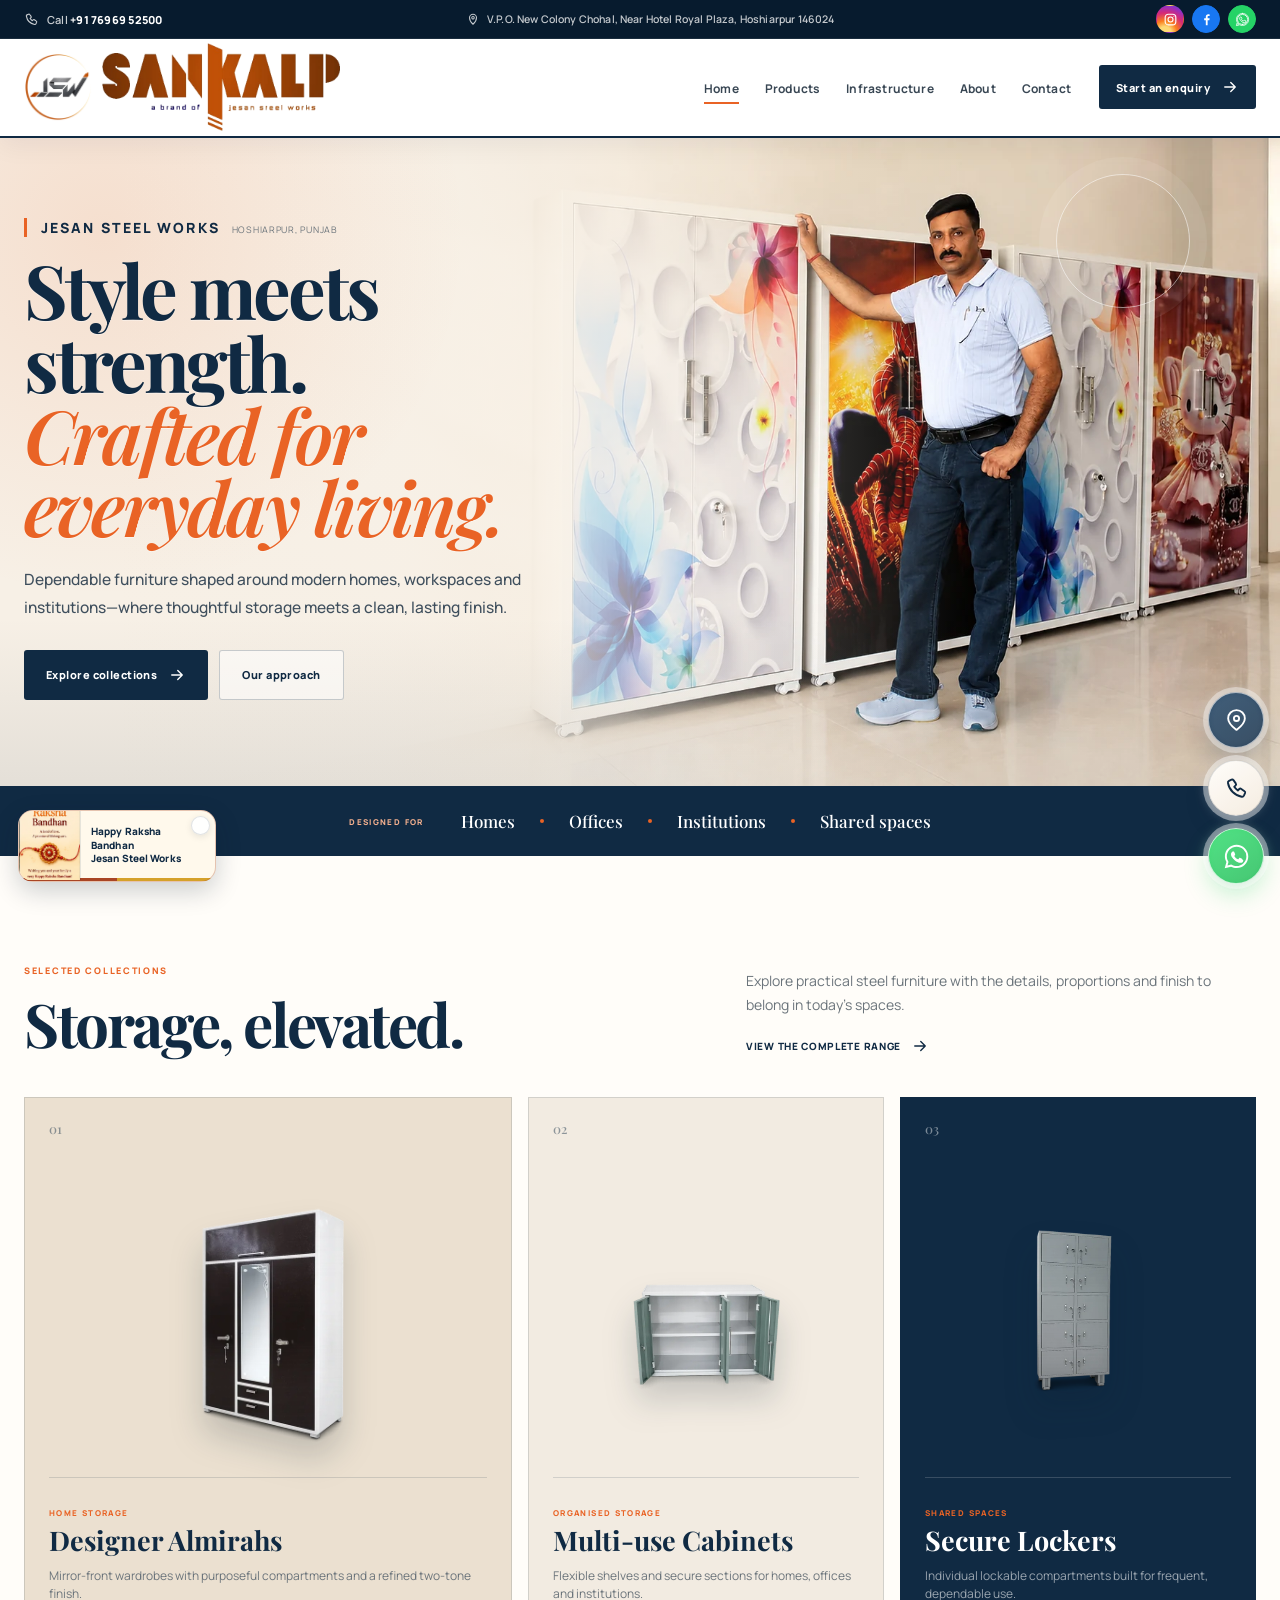
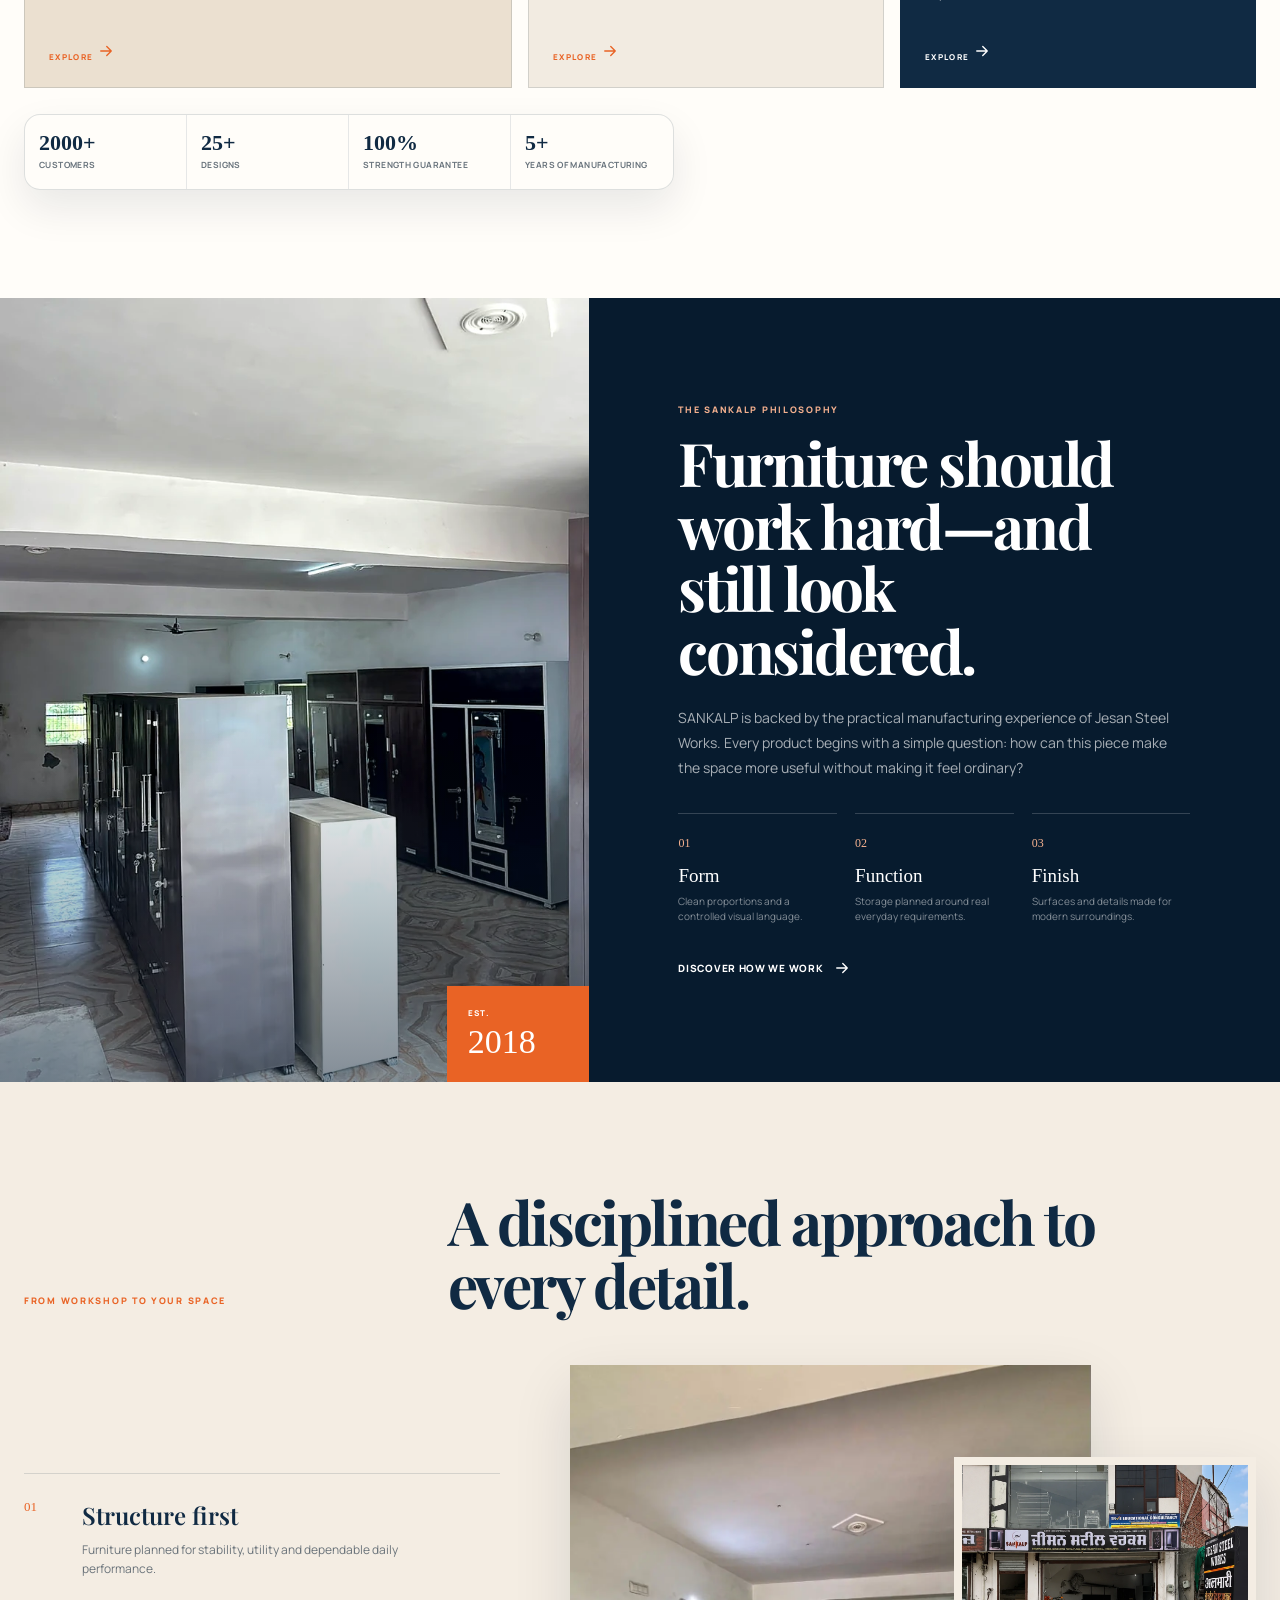
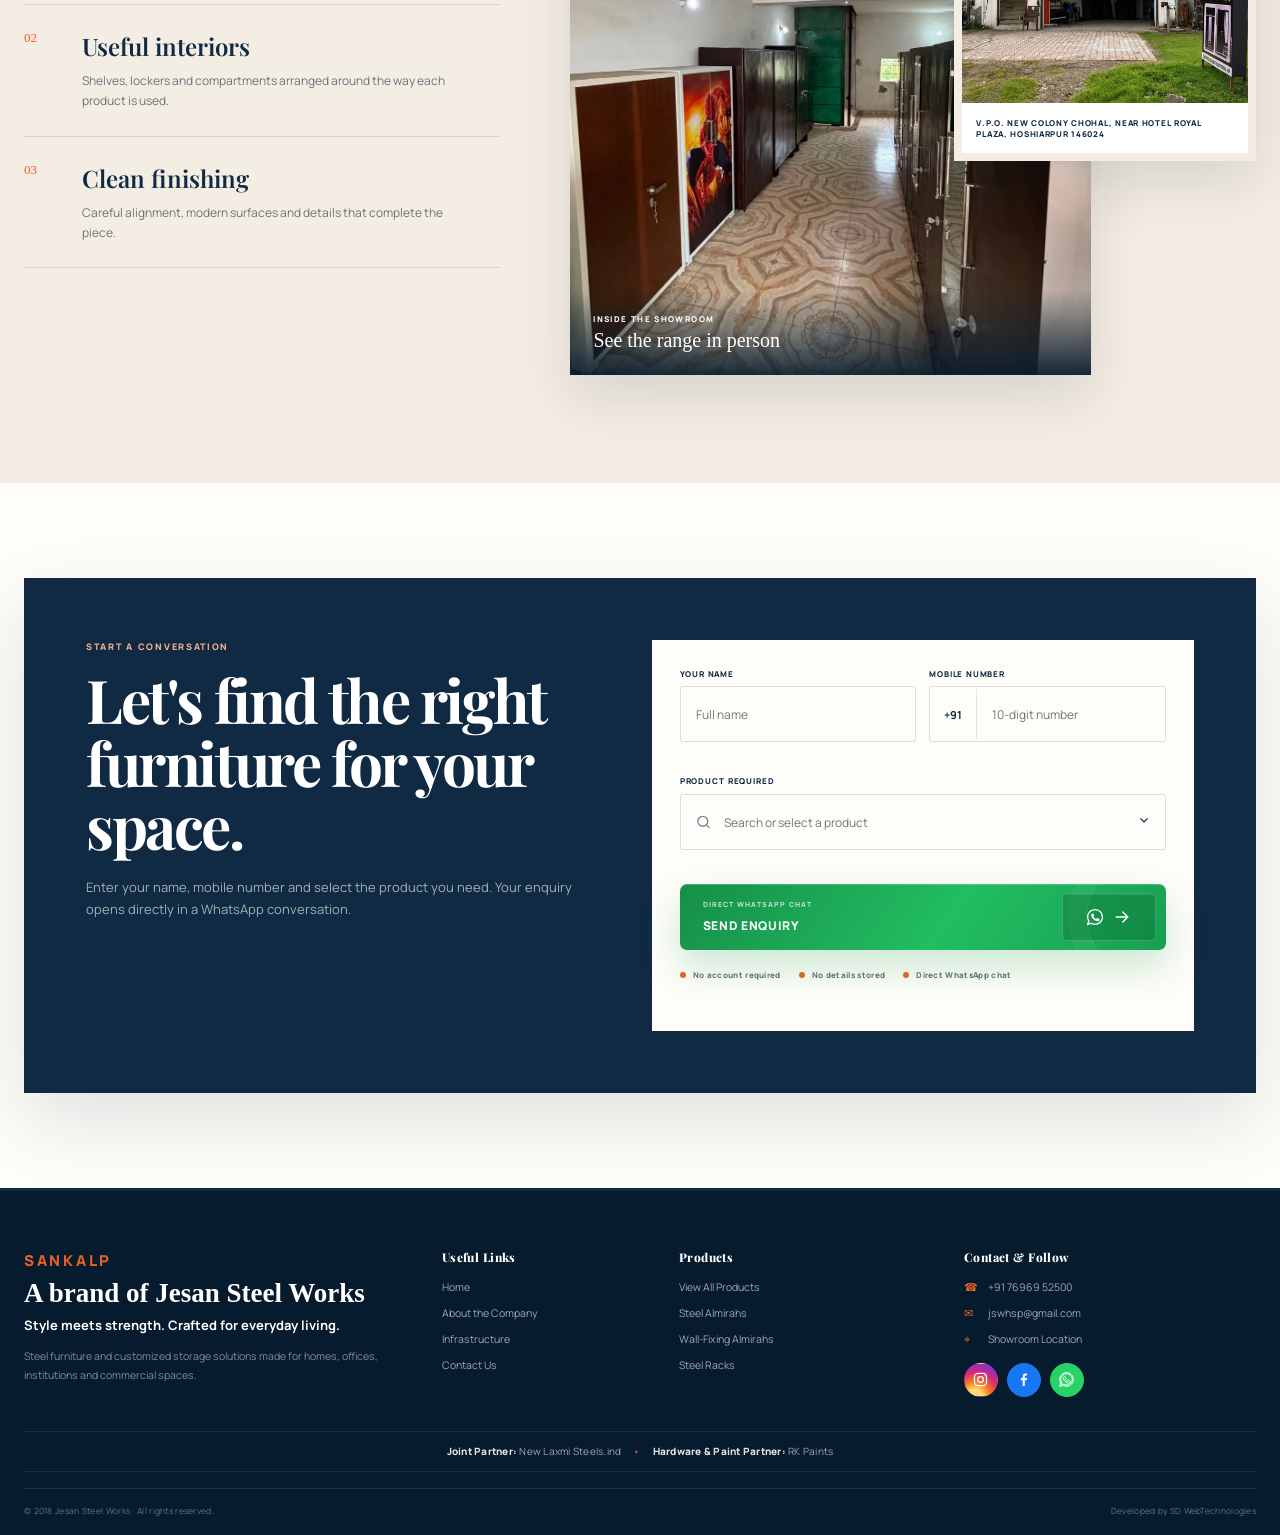
<file: index.html>
<!DOCTYPE html>

<html lang="en">
<head>
<meta charset="utf-8"/>
<meta content="width=device-width, initial-scale=1" name="viewport"/>
<meta content="Modern steel almirahs, cabinets and lockers by SANKALP, a brand of Jesan Steel Works in Hoshiarpur." name="description"/>
<meta content="#102a43" name="theme-color"/>
<title>SANKALP Steel Furniture — Style Meets Strength</title>
<link rel="icon" href="/favicon.ico" sizes="any">
<link rel="icon" type="image/png" sizes="48x48" href="/favicon-48x48.png">
<link rel="icon" type="image/png" sizes="96x96" href="/favicon-96x96.png">
<link rel="icon" type="image/png" sizes="192x192" href="/favicon-192x192.png">
<link rel="apple-touch-icon" sizes="180x180" href="/apple-touch-icon.png">
<link rel="manifest" href="/site.webmanifest">
<script type="application/ld+json">
{
  "@context": "https://schema.org",
  "@type": "Organization",
  "@id": "https://jesansteelworks.com/#organization",
  "name": "Jesan Steel Works",
  "alternateName": "SANKALP",
  "url": "https://jesansteelworks.com/",
  "logo": {
    "@type": "ImageObject",
    "url": "https://jesansteelworks.com/favicon-512x512.png",
    "width": 512,
    "height": 512
  },
  "image": "https://jesansteelworks.com/favicon-512x512.png",
  "sameAs": [
    "https://www.instagram.com/jesansteelworks",
    "https://www.facebook.com/share/1GFefMk7Kp/"
  ]
}
</script>
<link href="https://fonts.googleapis.com" rel="preconnect"/><link crossorigin="" href="https://fonts.gstatic.com" rel="preconnect"/><link href="https://fonts.googleapis.com/css2?family=Dancing+Script:wght@600;700&amp;family=DM+Serif+Display&amp;family=Manrope:wght@400;500;600;700;800&amp;family=Playfair+Display:ital,wght@0,600;0,700;1,600&amp;display=swap" rel="stylesheet"/><link href="styles.css" rel="stylesheet"/>
<script defer="" src="site-config.js"></script>
<script defer="" src="script.js"></script>
</head>
<body class="home-page">
<div aria-label="Jesan Steel Works quick contact" class="client-ribbon">
<div class="container client-ribbon-inner">
<a aria-label="Call Jesan Steel Works" class="client-ribbon-phone" data-call-link="" href="tel:+917696952500">
<svg aria-hidden="true" viewbox="0 0 24 24"><path d="M7.2 3.5 4.8 4.6c-.8.4-1.2 1.2-1 2.1 1.2 6.7 6.5 12 13.2 13.2.9.2 1.7-.2 2.1-1l1.1-2.4c.3-.7.1-1.5-.5-1.9l-3.1-2.2c-.6-.4-1.4-.4-1.9.1l-1.4 1.4a13 13 0 0 1-3.5-3.5l1.4-1.4c.5-.5.5-1.3.1-1.9L9.1 4c-.4-.6-1.2-.8-1.9-.5Z"></path></svg>
<span>Call <strong data-phone-display="">+91 76969 52500</strong></span>
</a>
<div aria-label="Social and messaging links" class="client-ribbon-socials">
<a aria-label="Instagram" class="client-ribbon-social client-ribbon-instagram" data-instagram-link="" href="https://www.instagram.com/jesansteelworks?utm_source=qr" rel="noopener noreferrer" target="_blank" title="Open Instagram">
<svg aria-hidden="true" viewbox="0 0 24 24"><rect height="17" rx="5" width="17" x="3.5" y="3.5"></rect><circle cx="12" cy="12" r="4"></circle><circle cx="17.4" cy="6.7" fill="currentColor" r=".8" stroke="none"></circle></svg>
</a>
<a aria-label="Facebook" class="client-ribbon-social client-ribbon-facebook" data-facebook-link="" href="https://www.facebook.com/share/1GFefMk7Kp/" rel="noopener noreferrer" target="_blank" title="Open Facebook">
<svg aria-hidden="true" viewbox="0 0 24 24"><path d="M13.8 21v-8h2.8l.4-3h-3.2V8.1c0-.9.3-1.6 1.7-1.6H17V3.8c-.4-.1-1.2-.2-2.2-.2-2.3 0-3.9 1.4-3.9 4V10H8.3v3h2.6v8h2.9Z" fill="currentColor" stroke="none"></path></svg>
</a>
<a aria-label="WhatsApp Jesan Steel Works" class="client-ribbon-social client-ribbon-whatsapp" data-whatsapp-link="" data-whatsapp-message="Hello SANKALP, I would like to enquire about your steel furniture." href="https://wa.me/917696952500" rel="noopener noreferrer" target="_blank">
<svg aria-hidden="true" viewbox="0 0 32 32"><path d="M16.1 3C9 3 3.2 8.7 3.2 15.8c0 2.2.6 4.4 1.7 6.3L3 29l7-1.8c1.8 1 3.9 1.5 6.1 1.5 7.1 0 12.9-5.7 12.9-12.8S23.2 3 16.1 3Zm0 23.5c-2 0-3.9-.5-5.5-1.5l-.4-.2-4.1 1.1 1.1-4-.3-.4a10.5 10.5 0 0 1-1.6-5.6c0-5.9 4.8-10.7 10.8-10.7 2.9 0 5.6 1.1 7.6 3.1a10.6 10.6 0 0 1 3.2 7.6c0 5.8-4.8 10.6-10.8 10.6Zm5.9-8c-.3-.2-1.9-.9-2.2-1-.3-.1-.5-.2-.7.2-.2.3-.8 1-.9 1.2-.2.2-.3.2-.6.1-1.7-.8-2.8-1.5-3.9-3.4-.3-.5.3-.5.8-1.6.1-.2 0-.4 0-.6l-1-2.4c-.3-.6-.6-.5-.8-.5h-.7c-.2 0-.6.1-.9.4-.3.4-1.2 1.2-1.2 2.8s1.2 3.2 1.4 3.4c.2.2 2.3 3.6 5.7 5 .8.3 1.4.6 1.9.7.8.3 1.6.2 2.2.1.7-.1 1.9-.8 2.1-1.5.3-.7.3-1.4.2-1.5-.1-.2-.4-.3-.7-.4Z"></path></svg>
</a>
</div>
</div>
</div>
<header class="site-header">
<div class="container header-inner">
<a aria-label="SANKALP home" class="wordmark brand-image-lockup" href="index.html">
<img alt="JSW logo" class="brand-logo-mark" height="48" src="assets/images/jsw-logo-transparent.png" width="48"/>
<img alt="SANKALP — a brand of Jesan Steel Works" class="brand-sankalp-wordmark" height="65" src="assets/images/sankalp-wordmark-brand-transparent.png" width="178"/>
</a>
<button aria-controls="main-navigation" aria-expanded="false" aria-label="Toggle navigation" class="menu-toggle" type="button">
<span></span><span></span><span></span>
</button>
<nav aria-label="Main navigation" class="main-nav" id="main-navigation">
<a class="active" href="index.html">Home</a>
<a href="products.html">Products</a>
<a href="infrastructure.html">Infrastructure</a>
<a href="about.html">About</a>
<a href="contact.html">Contact</a>
</nav>
<a class="header-enquiry" href="contact.html">
          Start an enquiry
          <svg aria-hidden="true" viewbox="0 0 24 24"><path d="M5 12h14M13 6l6 6-6 6"></path></svg>
</a>
</div>
</header>
<main id="home">
<section aria-labelledby="hero-title" class="hero" style="--hero-image: url('assets/images/hero-full-background.webp')">
<div class="container hero-inner">
<div class="hero-copy">
<div class="hero-company-name"><strong>JESAN STEEL WORKS</strong><span>Hoshiarpur, Punjab</span></div><h1 id="hero-title">Style meets strength.<br/><em>Crafted for everyday living.</em></h1>
<p>Dependable furniture shaped around modern homes, workspaces and institutions—where thoughtful storage meets a clean, lasting finish.</p>
<div class="hero-furniture-cue" aria-hidden="true">
<div class="hero-furniture-cue-copy"><strong>Steel furniture</strong><span>Almirahs · Cabinets · Lockers</span></div>
<div class="hero-furniture-cue-stage">
<img class="hero-furniture-cue-secondary" src="assets/images/product-cutout-cabinet.webp" alt=""/>
<img class="hero-furniture-cue-main" src="assets/images/product-cutout-locker.webp" alt=""/>
<img class="hero-furniture-cue-third" src="assets/images/product-cutout-almirah.webp" alt=""/>
</div>
</div>
<div class="hero-actions">
<a class="button button-primary" href="products.html">
                Explore collections
                <svg aria-hidden="true" viewbox="0 0 24 24"><path d="M5 12h14M13 6l6 6-6 6"></path></svg>
</a>
<a class="button button-secondary" href="about.html">Our approach</a>
</div>
<div class="hero-mobile-proof" aria-label="SANKALP highlights">
  <div><strong>5+</strong><span>Years manufacturing</span></div>
  <div><strong>2000+</strong><span>Customers</span></div>
  <div><strong>HSP</strong><span>Made in Hoshiarpur</span></div>
</div>

</div>
<div aria-label="SANKALP owner with the steel furniture collection" class="hero-mobile-visual" role="img"></div>

<div class="hero-mobile-option2">
<figure class="hero-mobile-option2-photo">
<img alt="Jesan Steel Works owner standing with the SANKALP steel furniture collection" decoding="async" fetchpriority="high" height="900" src="assets/images/hero-full-background.webp" width="1600"/>
<div class="independence-day-popup independence-day-popup-mobile" id="independenceDayPopup" aria-label="Happy Raksha Bandhan from Jesan Steel Works">
<img alt="Happy Raksha Bandhan from Jesan Steel Works" decoding="async" src="assets/images/raksha-bandhan-popup.webp"/>
<button class="independence-day-popup-close" id="independenceDayPopupClose" type="button" aria-label="Close Raksha Bandhan greeting"></button>
</div>
</figure>
<div class="hero-mobile-option2-copy">
<span class="hero-mobile-option2-kicker">Jesan Steel Works · Hoshiarpur</span>
<h2><span class="slogan-main">Style</span> <span class="slogan-meets">meets</span><br/><span class="slogan-main">strength.</span></h2>
<p>Thoughtful steel storage with a clean, lasting finish.</p>
<a class="hero-mobile-option2-button" href="products.html">
                Explore products
                <svg aria-hidden="true" viewbox="0 0 24 24"><path d="M5 12h14M13 6l6 6-6 6"></path></svg>
</a>
<div aria-label="Jesan Steel Works highlights" class="hero-mobile-option2-proof">
<div><strong>5+</strong><span>Years of Manufacturing</span></div>
<div><strong>2000+</strong><span>Customers</span></div>
<div><strong>HSP</strong><span>Made Locally</span></div>
</div>
</div>
</div>

<div class="independence-day-popup independence-day-popup-desktop" aria-label="Happy Raksha Bandhan from Jesan Steel Works">
<img alt="Happy Raksha Bandhan from Jesan Steel Works" decoding="async" src="assets/images/raksha-bandhan-popup.webp"/>
<button class="independence-day-popup-close" type="button" aria-label="Close Raksha Bandhan greeting"></button>
</div>

</div>
</section>
<section aria-label="Furniture categories" class="category-rail">
<div class="container rail-inner">
<span class="rail-label">Designed for</span>
<span>Homes</span><i></i>
<span>Offices</span><i></i>
<span>Institutions</span><i></i>
<span>Shared spaces</span>
</div>
</section>
<section class="section collections-section" id="collections">
<div class="container">
<div class="section-intro">
<div>
<span class="kicker">Selected collections</span>
<h2>Storage, elevated.</h2>
</div>
<div class="section-intro-copy">
<p>Explore practical steel furniture with the details, proportions and finish to belong in today's spaces.</p>
<a href="products.html">
                View the complete range
                <svg aria-hidden="true" viewbox="0 0 24 24"><path d="M5 12h14M13 6l6 6-6 6"></path></svg>
</a>
</div>
</div>
<div class="collection-grid">
<a aria-label="Explore Designer Almirahs on the Products page" class="collection-card collection-featured" href="products.html">
<div class="collection-number">01</div>
<div class="collection-image"><img alt="Designer Almirahs" loading="eager" src="assets/images/product-cutout-locker.webp"/></div>
<div class="collection-content">
<span>Home storage</span>
<h3>Designer Almirahs</h3>
<p>Mirror-front wardrobes with purposeful compartments and a refined two-tone finish.</p>
<span class="collection-explore">
                  Explore
                  <svg aria-hidden="true" viewbox="0 0 24 24"><path d="M5 12h14M13 6l6 6-6 6"></path></svg>
</span>
</div>
</a>
<a aria-label="Explore Multi-use Cabinets on the Products page" class="collection-card" href="products.html">
<div class="collection-number">02</div>
<div class="collection-image"><img alt="Multi-use Cabinets" loading="lazy" src="assets/images/product-cutout-cabinet.webp"/></div>
<div class="collection-content">
<span>Organised storage</span>
<h3>Multi-use Cabinets</h3>
<p>Flexible shelves and secure sections for homes, offices and institutions.</p>
<span class="collection-explore">
                  Explore
                  <svg aria-hidden="true" viewbox="0 0 24 24"><path d="M5 12h14M13 6l6 6-6 6"></path></svg>
</span>
</div>
</a>
<a aria-label="Explore Secure Lockers on the Products page" class="collection-card collection-dark" href="products.html">
<div class="collection-number">03</div>
<div class="collection-image"><img alt="Secure Lockers" loading="lazy" src="assets/images/product-cutout-almirah.webp"/></div>
<div class="collection-content">
<span>Shared spaces</span>
<h3>Secure Lockers</h3>
<p>Individual lockable compartments built for frequent, dependable use.</p>
<span class="collection-explore">
                  Explore
                  <svg aria-hidden="true" viewbox="0 0 24 24"><path d="M5 12h14M13 6l6 6-6 6"></path></svg>
</span>
</div>
</a>
</div>
<div aria-label="Jesan Steel Works highlights" class="hero-achievements home-achievements-relocated" data-reveal="">
<div><strong>2000+</strong><span>Customers</span></div>
<div><strong>25+</strong><span>Designs</span></div>
<div><strong>100%</strong><span>Strength Guarantee</span></div>
<div><strong>5+</strong><span>Years of Manufacturing</span></div>
</div>
</div>
</section>
<section class="section story-section" id="story">
<div class="container story-grid">
<div class="story-image-wrap">
<img alt="SANKALP steel almirahs displayed in the showroom" loading="lazy" src="assets/images/showroom-2.webp"/>
<div class="story-year"><span>EST.</span><strong data-established-year="">2018</strong></div>
</div>
<div class="story-copy">
<span class="kicker kicker-light">The SANKALP philosophy</span>
<h2>Furniture should work hard—and still look considered.</h2>
<p>SANKALP is backed by the practical manufacturing experience of Jesan Steel Works. Every product begins with a simple question: how can this piece make the space more useful without making it feel ordinary?</p>
<div class="story-values">
<div><span>01</span><strong>Form</strong><p>Clean proportions and a controlled visual language.</p></div>
<div><span>02</span><strong>Function</strong><p>Storage planned around real everyday requirements.</p></div>
<div><span>03</span><strong>Finish</strong><p>Surfaces and details made for modern surroundings.</p></div>
</div>
<a class="text-link light-link" href="infrastructure.html">
              Discover how we work
              <svg aria-hidden="true" viewbox="0 0 24 24"><path d="M5 12h14M13 6l6 6-6 6"></path></svg>
</a>
</div>
</div>
</section>
<section class="section process-section" id="infrastructure">
<div class="container">
<div class="process-heading">
<span class="kicker">From workshop to your space</span>
<h2>A disciplined approach to every detail.</h2>
</div>
<div class="process-layout">
<div class="process-list">
<article><span>01</span><div><h3>Structure first</h3><p>Furniture planned for stability, utility and dependable daily performance.</p></div></article>
<article><span>02</span><div><h3>Useful interiors</h3><p>Shelves, lockers and compartments arranged around the way each product is used.</p></div></article>
<article><span>03</span><div><h3>Clean finishing</h3><p>Careful alignment, modern surfaces and details that complete the piece.</p></div></article>
</div>
<div class="showroom-collage">
<figure class="showroom-main">
<img alt="Furniture display at the SANKALP showroom" loading="lazy" src="assets/images/showroom-1.webp"/>
<figcaption><span>Inside the showroom</span><strong>See the range in person</strong></figcaption>
</figure>
<figure class="showroom-secondary">
<img alt="Jesan Steel Works storefront in Hoshiarpur" loading="lazy" src="assets/images/storefront.webp"/>
<figcaption>V.P.O. New Colony Chohal, Near Hotel Royal Plaza, Hoshiarpur 146024</figcaption>
</figure>
</div>
</div>
</div>
</section>
<section class="section enquiry-section" id="contact">
<div class="container enquiry-shell">
<div class="enquiry-copy">
<span class="kicker kicker-light">Start a conversation</span>
<h2>Let's find the right furniture for your space.</h2>
<p>Enter your name, mobile number and select the product you need. Your enquiry opens directly in a WhatsApp conversation.</p>
</div>
<form class="enquiry-form contact-enquiry-form home-contact-enquiry-form" novalidate="">
<div class="signature-field-row">
<label class="premium-field signature-field">
<span>Your name</span>
<input autocomplete="name" name="contactName" placeholder="Full name" required="" type="text"/>
<small class="field-error" data-error-for="contactName"></small>
</label>
<label class="premium-field signature-field">
<span>Mobile number</span>
<div class="phone-field-wrap signature-phone-wrap">
<b>+91</b>
<input autocomplete="tel" inputmode="numeric" maxlength="10" name="contactPhone" placeholder="10-digit number" required="" type="tel"/>
</div>
<small class="field-error" data-error-for="contactPhone"></small>
</label>
</div>
<div class="premium-field product-combobox signature-field signature-product-field" data-product-combobox="">
<label for="product-search">Product required</label>
<div class="product-search-wrap signature-product-search">
<svg aria-hidden="true" viewbox="0 0 24 24"><circle cx="11" cy="11" r="7"></circle><path d="m20 20-4-4"></path></svg>
<input aria-autocomplete="list" aria-controls="product-options" aria-expanded="false" autocomplete="off" id="product-search" name="productSearch" placeholder="Search or select a product" role="combobox" type="text"/>
<button aria-label="Show product options" class="product-toggle" tabindex="-1" type="button">
<svg aria-hidden="true" viewbox="0 0 24 24"><path d="m7 10 5 5 5-5"></path></svg>
</button>
</div>
<input name="selectedProduct" type="hidden"/>
<div class="product-options signature-product-options" hidden="" id="product-options" role="listbox"><button data-product-value="PRINTED 78X36X19 ALMIRAH" role="option" type="button">PRINTED 78X36X19 ALMIRAH</button><button data-product-value="LONG GLASS SIDE DRESSING ALMIRAH" role="option" type="button">LONG GLASS SIDE DRESSING ALMIRAH</button><button data-product-value="LONG GLASS PARTITION ALMIRAH" role="option" type="button">LONG GLASS PARTITION ALMIRAH</button><button data-product-value="3 DOOR CENTER DRESSING ALMIRAH" role="option" type="button">3 DOOR CENTER DRESSING ALMIRAH</button><button data-product-value="5 DOOR ALMIRAH" role="option" type="button">5 DOOR ALMIRAH</button><button data-product-value="50X30X17 ALMIRAH" role="option" type="button">50X30X17 ALMIRAH</button><button data-product-value="4X7 3 DOOR CENTER DRESSING ALMIRAH" role="option" type="button">4X7 3 DOOR CENTER DRESSING ALMIRAH</button><button data-product-value="4X7 3 DOOR SHOE DRAWER ALMIRAH" role="option" type="button">4X7 3 DOOR SHOE DRAWER ALMIRAH</button><button data-product-value="78X36X19 ALMIRAH" role="option" type="button">78X36X19 ALMIRAH</button><button data-product-value="3 DOOR SIDE DRESSING ALMIRAH" role="option" type="button">3 DOOR SIDE DRESSING ALMIRAH</button><button data-product-value="5X7 3 DOOR SHOE DRAWER ALMIRAH" role="option" type="button">5X7 3 DOOR SHOE DRAWER ALMIRAH</button><button data-product-value="LONG GLASS SHOE DRAWER ALMIRAH" role="option" type="button">LONG GLASS SHOE DRAWER ALMIRAH</button><button data-product-value="OFFICE 78X36X19 ALMIRAH" role="option" type="button">OFFICE 78X36X19 ALMIRAH</button><button data-product-value="66X36X19 ALMIRAH" role="option" type="button">66X36X19 ALMIRAH</button><button data-product-value="5X7 3 DOOR CENTER DRESSING ALMIRAH" role="option" type="button">5X7 3 DOOR CENTER DRESSING ALMIRAH</button><button data-product-value="RACK" role="option" type="button">RACK</button><button data-product-value="WALL FIXING ALMIRAH — Variant 1" role="option" type="button">WALL FIXING ALMIRAH — Variant 1</button><button data-product-value="WALL FIXING ALMIRAH — Variant 2" role="option" type="button">WALL FIXING ALMIRAH — Variant 2</button><button data-product-value="PREMIUM X-FRAME DRYING STAND" role="option" type="button">PREMIUM X-FRAME DRYING STAND</button><button data-product-value="WING FOLDING DRYING STAND" role="option" type="button">WING FOLDING DRYING STAND</button><button data-product-value="WHEELED MULTI-LEVEL DRYING RACK" role="option" type="button">WHEELED MULTI-LEVEL DRYING RACK</button><button data-product-value="SILVER-COATED HOUSEHOLD LADDER" role="option" type="button">SILVER-COATED HOUSEHOLD LADDER</button><button data-product-value="DESIGNER 4-TIER UTILITY RACK" role="option" type="button">DESIGNER 4-TIER UTILITY RACK</button><button data-product-value="FABRIC DRAWER UTILITY ORGANIZER" role="option" type="button">FABRIC DRAWER UTILITY ORGANIZER</button><button data-product-value="WOODGRAIN FOLDING STUDY TABLE" role="option" type="button">WOODGRAIN FOLDING STUDY TABLE</button><button data-product-value="BLACK 4-TIER STEEL UTILITY RACK" role="option" type="button">BLACK 4-TIER STEEL UTILITY RACK</button><button data-product-value="DOUBLE WOVEN STEEL COT" role="option" type="button">DOUBLE WOVEN STEEL COT</button><button data-product-value="DOUBLE-LEVEL CLOTHES DRYING STAND" role="option" type="button">DOUBLE-LEVEL CLOTHES DRYING STAND</button><button data-product-value="COMPACT WOVEN STEEL COT" role="option" type="button">COMPACT WOVEN STEEL COT</button><button data-product-value="SINGLE WOVEN STEEL COT" role="option" type="button">SINGLE WOVEN STEEL COT</button><button data-product-value="FOLDING WOVEN STEEL COT" role="option" type="button">FOLDING WOVEN STEEL COT</button><button data-product-value="ORANGE 5-TIER ROLLING UTILITY RACK" role="option" type="button">ORANGE 5-TIER ROLLING UTILITY RACK</button><button data-product-value="GREEN 4-TIER STEEL UTILITY RACK" role="option" type="button">GREEN 4-TIER STEEL UTILITY RACK</button><button data-product-value="ALUMINIUM BABY STEP LADDER" role="option" type="button">ALUMINIUM BABY STEP LADDER</button><button data-product-value="Other Requirement" role="option" type="button">Other Requirement</button><p class="product-no-results" hidden="">No matching product found.</p></div>
<small class="field-error" data-error-for="selectedProduct"></small>
</div>
<button class="contact-submit signature-submit whatsapp-send-button" type="submit">
<span class="whatsapp-send-copy">
<small>Direct WhatsApp chat</small>
<strong>Send Enquiry</strong>
</span>
<span class="whatsapp-send-icon"><svg aria-hidden="true" class="whatsapp-button-logo" viewbox="0 0 32 32"><path d="M16.1 3C9 3 3.2 8.7 3.2 15.8c0 2.2.6 4.4 1.7 6.3L3 29l7-1.8c1.8 1 3.9 1.5 6.1 1.5 7.1 0 12.9-5.7 12.9-12.8S23.2 3 16.1 3Zm0 23.5c-2 0-3.9-.5-5.5-1.5l-.4-.2-4.1 1.1 1.1-4-.3-.4a10.5 10.5 0 0 1-1.6-5.6c0-5.9 4.8-10.7 10.8-10.7 2.9 0 5.6 1.1 7.6 3.1a10.6 10.6 0 0 1 3.2 7.6c0 5.8-4.8 10.6-10.8 10.6Zm5.9-8c-.3-.2-1.9-.9-2.2-1-.3-.1-.5-.2-.7.2-.2.3-.8 1-.9 1.2-.2.2-.3.2-.6.1-1.7-.8-2.8-1.5-3.9-3.4-.3-.5.3-.5.8-1.6.1-.2 0-.4 0-.6l-1-2.4c-.3-.6-.6-.5-.8-.5h-.7c-.2 0-.6.1-.9.4-.3.4-1.2 1.2-1.2 2.8s1.2 3.2 1.4 3.4c.2.2 2.3 3.6 5.7 5 .8.3 1.4.6 1.9.7.8.3 1.6.2 2.2.1.7-.1 1.9-.8 2.1-1.5.3-.7.3-1.4.2-1.5-.1-.2-.4-.3-.7-.4Z"></path></svg><svg aria-hidden="true" class="whatsapp-button-arrow" viewbox="0 0 24 24"><path d="M5 12h14M13 6l6 6-6 6"></path></svg></span>
</button>
<div class="signature-form-footer">
<span><i></i>No account required</span>
<span><i></i>No details stored</span>
<span><i></i>Direct WhatsApp chat</span>
</div>
<p aria-live="polite" class="form-status contact-form-status" role="status"></p>
</form>
</div>
</section>
</main>
<footer class="site-footer client-footer">
<div class="container client-footer-grid">
<section aria-label="SANKALP by Jesan Steel Works" class="client-footer-brand">
<span class="client-footer-kicker">SANKALP</span>
<h2>A brand of Jesan Steel Works</h2>
<p class="client-footer-tagline">Style meets strength. Crafted for everyday living.</p>
<p class="client-footer-copy">Steel furniture and customized storage solutions made for homes, offices, institutions and commercial spaces.</p>
</section>
<nav aria-label="Useful links" class="client-footer-column">
<h3>Useful Links</h3>
<a href="index.html">Home</a>
<a href="about.html">About the Company</a>
<a href="infrastructure.html">Infrastructure</a>
<a href="contact.html">Contact Us</a>
</nav>
<nav aria-label="Product links" class="client-footer-column">
<h3>Products</h3>
<a href="products.html">View All Products</a>
<a href="products.html?category=Almirahs">Steel Almirahs</a>
<a href="products.html?category=Wall%20Fixing">Wall-Fixing Almirahs</a>
<a href="products.html?category=Racks">Steel Racks</a>
</nav>
<section aria-label="Contact and social links" class="client-footer-column client-footer-contact">
<h3>Contact &amp; Follow</h3>
<a data-call-link="" href="tel:+917696952500"><span class="client-footer-icon">☎</span><span data-phone-display="">+91 76969 52500</span></a>
<a data-email-link="" href="mailto:jswhsp@gmail.com"><span class="client-footer-icon">✉</span><span data-email-display="">jswhsp@gmail.com</span></a>
<a data-map-link="" href="#" rel="noopener noreferrer" target="_blank"><span class="client-footer-icon">⌖</span><span>Showroom Location</span></a>
<div aria-label="Social media" class="client-footer-socials">
<a aria-label="Instagram" data-instagram-link="" href="https://www.instagram.com/jesansteelworks?utm_source=qr" rel="noopener noreferrer" target="_blank" title="Open Instagram"><svg aria-hidden="true" viewbox="0 0 24 24"><rect height="17" rx="5" width="17" x="3.5" y="3.5"></rect><circle cx="12" cy="12" r="4"></circle><circle cx="17.4" cy="6.7" fill="currentColor" r=".8" stroke="none"></circle></svg></a>
<a aria-label="Facebook" data-facebook-link="" href="https://www.facebook.com/share/1GFefMk7Kp/" rel="noopener noreferrer" target="_blank" title="Open Facebook"><svg aria-hidden="true" viewbox="0 0 24 24"><path d="M13.8 21v-8h2.8l.4-3h-3.2V8.1c0-.9.3-1.6 1.7-1.6H17V3.8c-.4-.1-1.2-.2-2.2-.2-2.3 0-3.9 1.4-3.9 4V10H8.3v3h2.6v8h2.9Z" fill="currentColor" stroke="none"></path></svg></a>
<a aria-label="WhatsApp" class="client-footer-whatsapp" data-whatsapp-link="" data-whatsapp-message="Hello SANKALP, I would like to enquire about your steel furniture." href="https://wa.me/917696952500" rel="noopener noreferrer" target="_blank" title="Open WhatsApp"><svg aria-hidden="true" viewbox="0 0 32 32"><path d="M16.1 3C9 3 3.2 8.7 3.2 15.8c0 2.2.6 4.4 1.7 6.3L3 29l7-1.8c1.8 1 3.9 1.5 6.1 1.5 7.1 0 12.9-5.7 12.9-12.8S23.2 3 16.1 3Zm0 23.5c-2 0-3.9-.5-5.5-1.5l-.4-.2-4.1 1.1 1.1-4-.3-.4a10.5 10.5 0 0 1-1.6-5.6c0-5.9 4.8-10.7 10.8-10.7 2.9 0 5.6 1.1 7.6 3.1a10.6 10.6 0 0 1 3.2 7.6c0 5.8-4.8 10.6-10.8 10.6Zm5.9-8c-.3-.2-1.9-.9-2.2-1-.3-.1-.5-.2-.7.2-.2.3-.8 1-.9 1.2-.2.2-.3.2-.6.1-1.7-.8-2.8-1.5-3.9-3.4-.3-.5.3-.5.8-1.6.1-.2 0-.4 0-.6l-1-2.4c-.3-.6-.6-.5-.8-.5h-.7c-.2 0-.6.1-.9.4-.3.4-1.2 1.2-1.2 2.8s1.2 3.2 1.4 3.4c.2.2 2.3 3.6 5.7 5 .8.3 1.4.6 1.9.7.8.3 1.6.2 2.2.1.7-.1 1.9-.8 2.1-1.5.3-.7.3-1.4.2-1.5-.1-.2-.4-.3-.7-.4Z"></path></svg></a>
</div>
</section>
</div>
<div class="container client-footer-partners" aria-label="Business partners">
<span><strong>Joint Partner:</strong> New Laxmi Steels.ind</span>
<span class="client-footer-partner-separator" aria-hidden="true">•</span>
<span><strong>Hardware &amp; Paint Partner:</strong> RK Paints</span>
</div>
<div class="container client-footer-bottom">
<span>© 2018 Jesan Steel Works · All rights reserved.</span>
<span>Developed by SD WebTechnologies</span>
</div>
</footer>
<aside aria-label="Quick contact options" class="contact-dock">
<a aria-label="Open SANKALP location in Google Maps" class="contact-dock-item contact-dock-location" data-map-link="" href="#contact" rel="noopener noreferrer" target="_blank" title="Location"><svg aria-hidden="true" viewbox="0 0 24 24"><path d="M20 10c0 5-8 11-8 11S4 15 4 10a8 8 0 1 1 16 0Z"></path><circle cx="12" cy="10" r="2.5"></circle></svg><span>Location</span></a>
<a aria-label="Call SANKALP" class="contact-dock-item contact-dock-call" data-call-link="" href="tel:+917696952500" title="Call SANKALP"><svg aria-hidden="true" viewbox="0 0 24 24"><path d="M7.2 3.5 4.8 4.6c-.8.4-1.2 1.2-1 2.1 1.2 6.7 6.5 12 13.2 13.2.9.2 1.7-.2 2.1-1l1.1-2.4c.3-.7.1-1.5-.5-1.9l-3.1-2.2c-.6-.4-1.4-.4-1.9.1l-1.4 1.4a13 13 0 0 1-3.5-3.5l1.4-1.4c.5-.5.5-1.3.1-1.9L9.1 4c-.4-.6-1.2-.8-1.9-.5Z"></path></svg><span>Call</span></a>
<a aria-label="Enquire with SANKALP on WhatsApp" class="contact-dock-item contact-dock-whatsapp" data-whatsapp-link="" href="https://wa.me/917696952500" rel="noopener noreferrer" target="_blank" title="WhatsApp enquiry"><svg aria-hidden="true" viewbox="0 0 32 32"><path d="M16.1 3C9 3 3.2 8.7 3.2 15.8c0 2.2.6 4.4 1.7 6.3L3 29l7-1.8c1.8 1 3.9 1.5 6.1 1.5 7.1 0 12.9-5.7 12.9-12.8S23.2 3 16.1 3Zm0 23.5c-2 0-3.9-.5-5.5-1.5l-.4-.2-4.1 1.1 1.1-4-.3-.4a10.5 10.5 0 0 1-1.6-5.6c0-5.9 4.8-10.7 10.8-10.7 2.9 0 5.6 1.1 7.6 3.1a10.6 10.6 0 0 1 3.2 7.6c0 5.8-4.8 10.6-10.8 10.6Zm5.9-8c-.3-.2-1.9-.9-2.2-1-.3-.1-.5-.2-.7.2-.2.3-.8 1-.9 1.2-.2.2-.3.2-.6.1-1.7-.8-2.8-1.5-3.9-3.4-.3-.5.3-.5.8-1.6.1-.2 0-.4 0-.6l-1-2.4c-.3-.6-.6-.5-.8-.5h-.7c-.2 0-.6.1-.9.4-.3.4-1.2 1.2-1.2 2.8s1.2 3.2 1.4 3.4c.2.2 2.3 3.6 5.7 5 .8.3 1.4.6 1.9.7.8.3 1.6.2 2.2.1.7-.1 1.9-.8 2.1-1.5.3-.7.3-1.4.2-1.5-.1-.2-.4-.3-.7-.4Z"></path></svg><span>WhatsApp</span></a>
</aside>
</body>
</html>
</file>
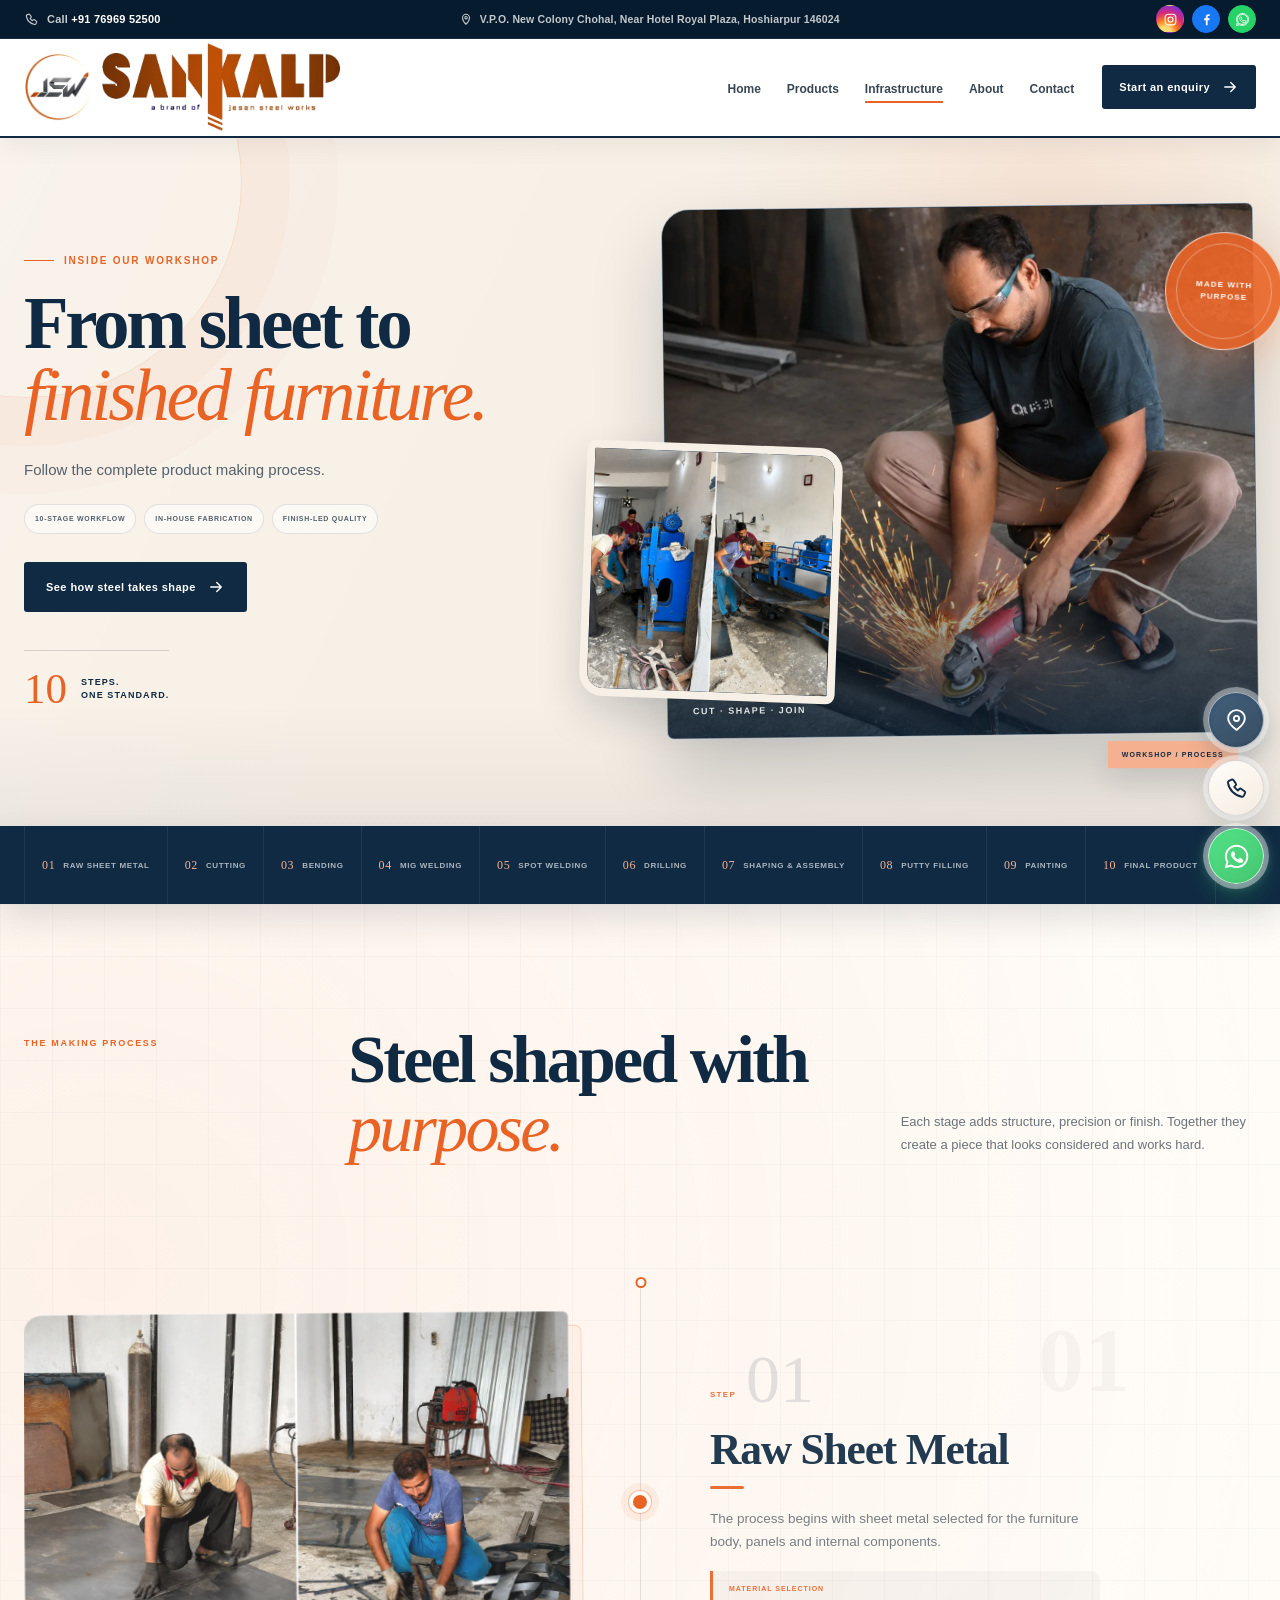
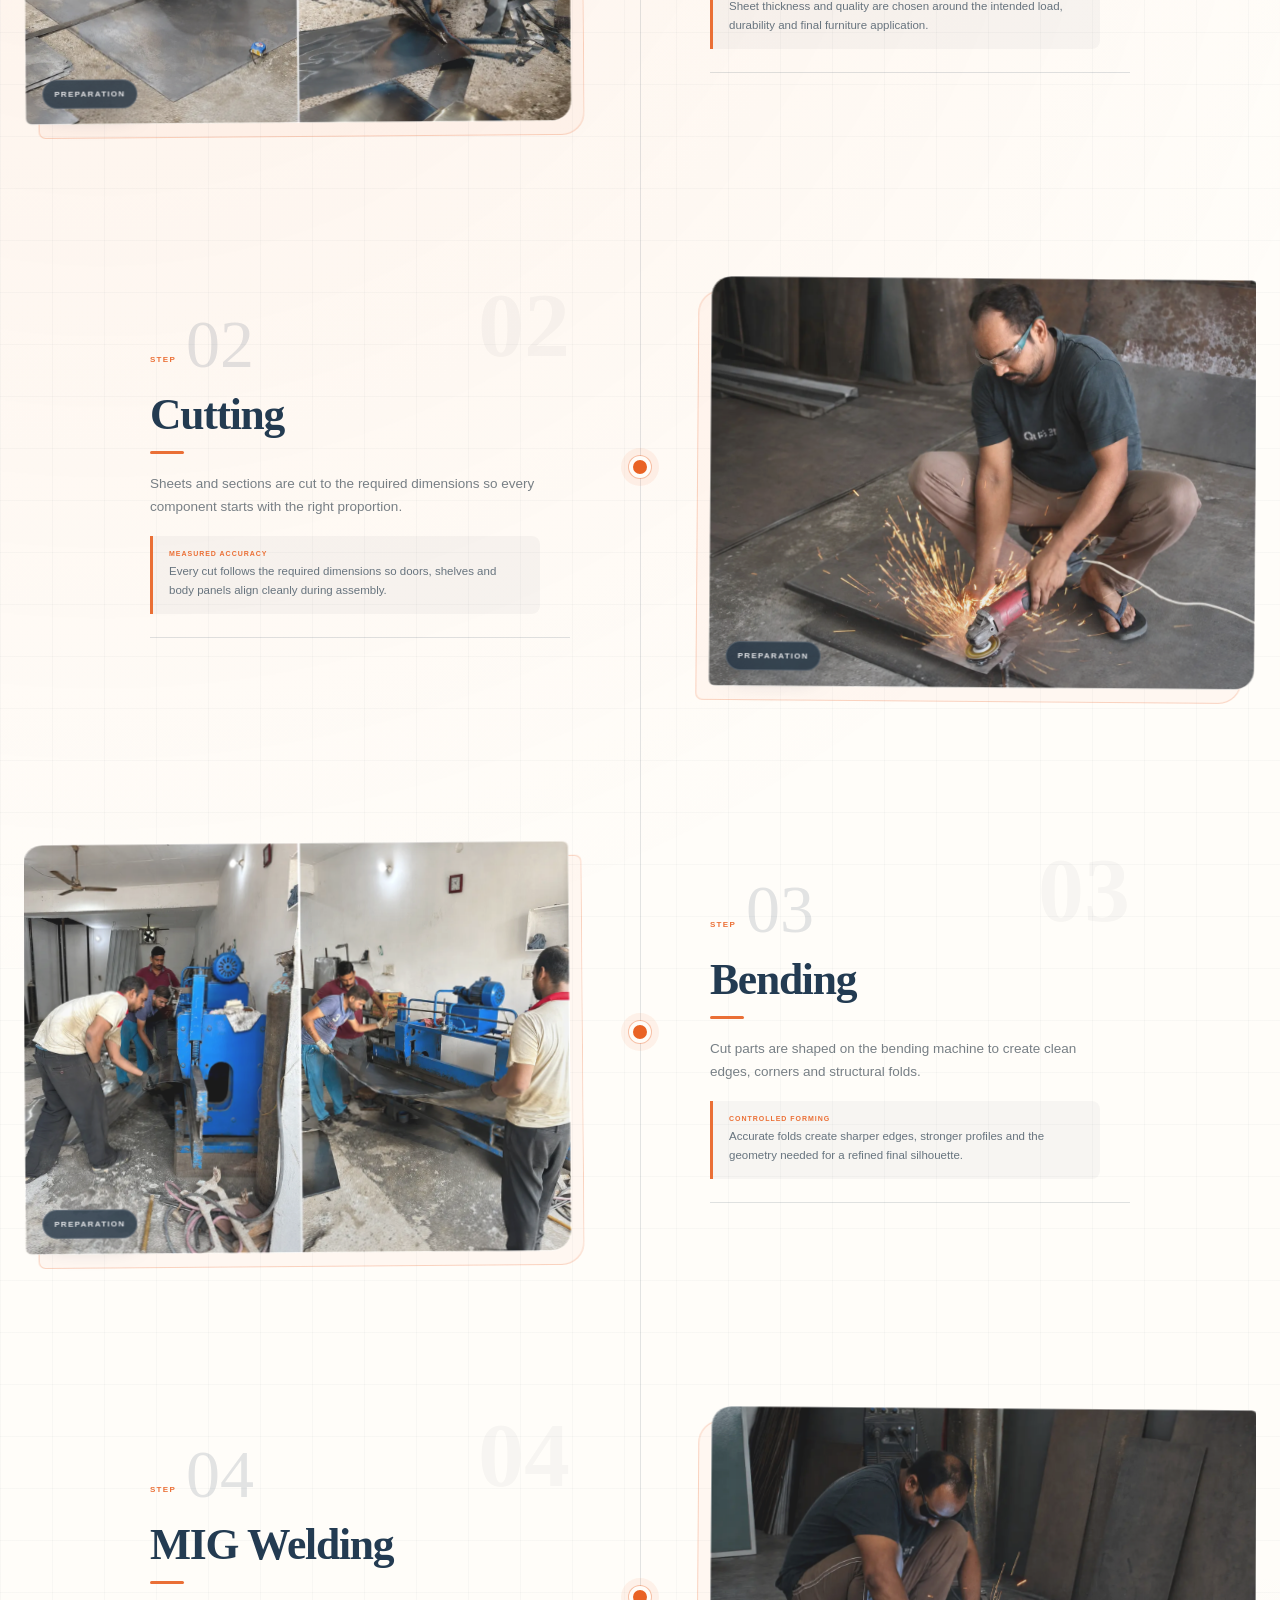
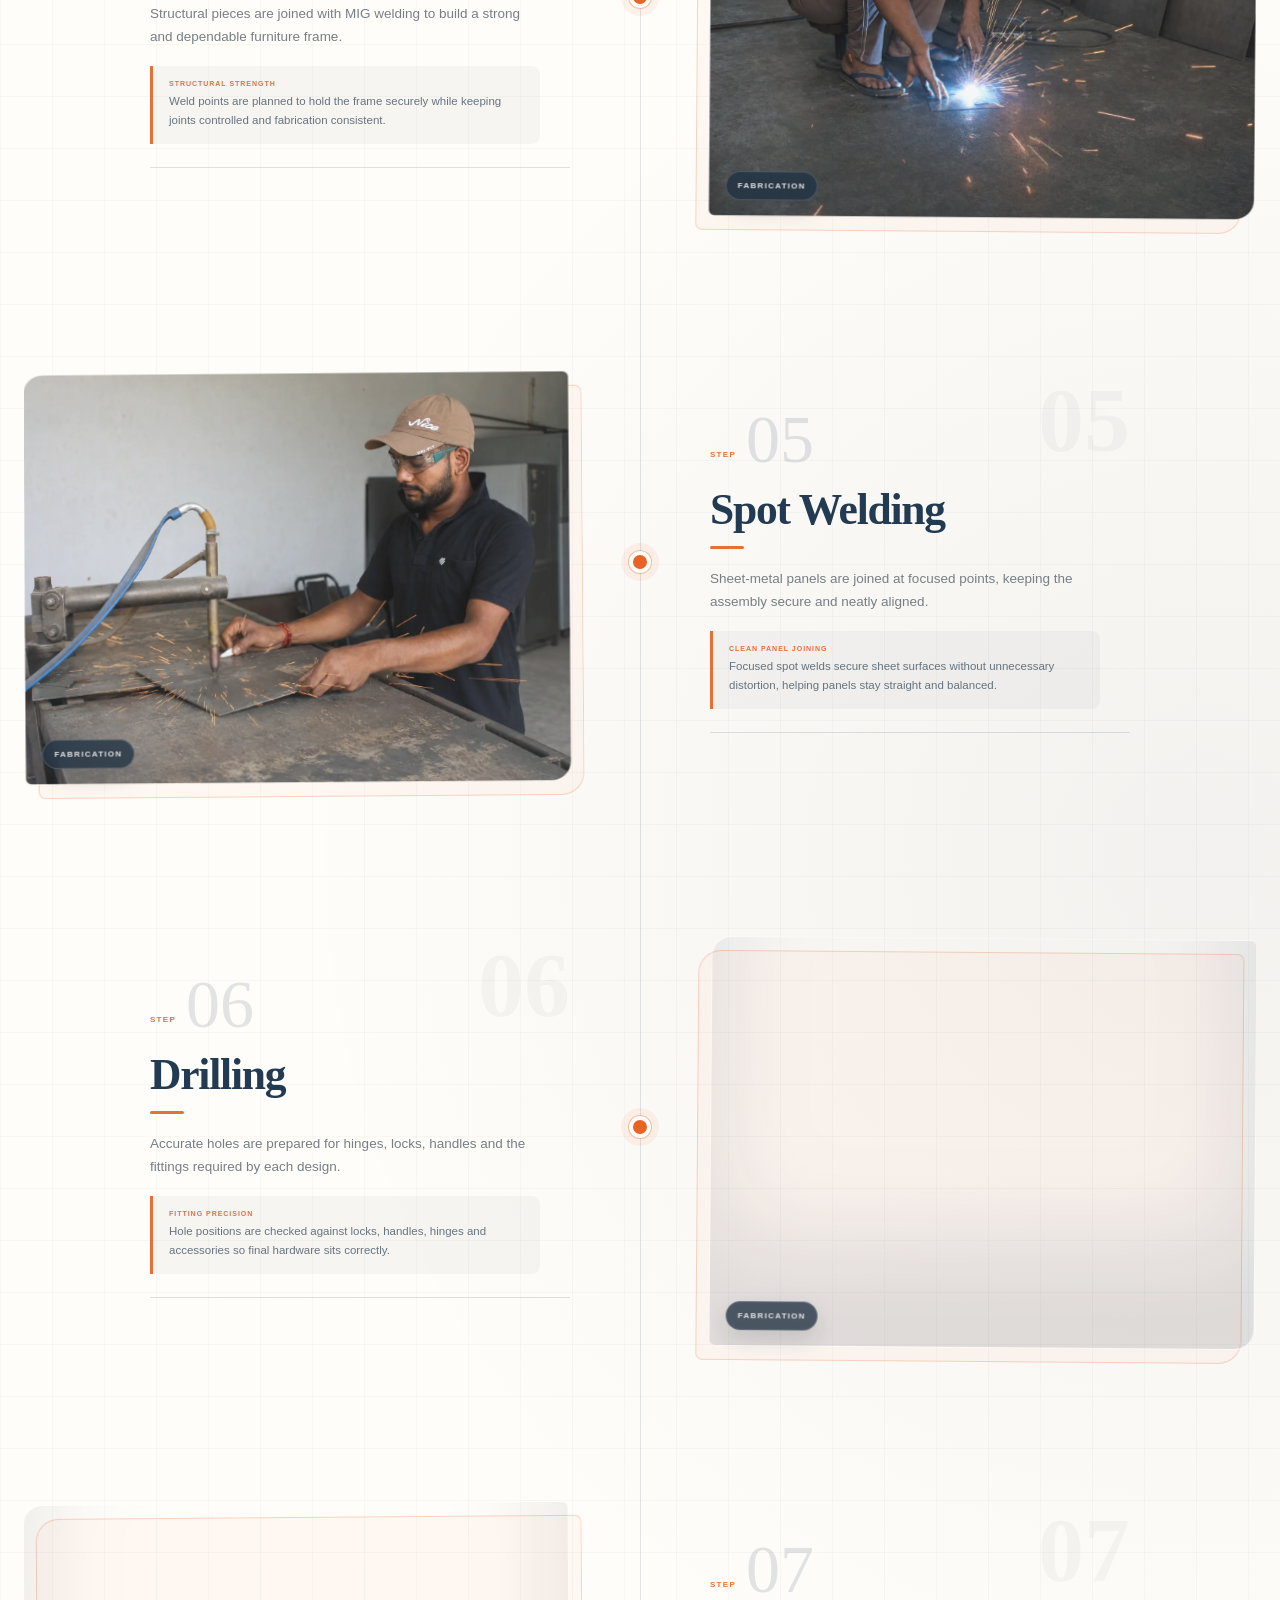
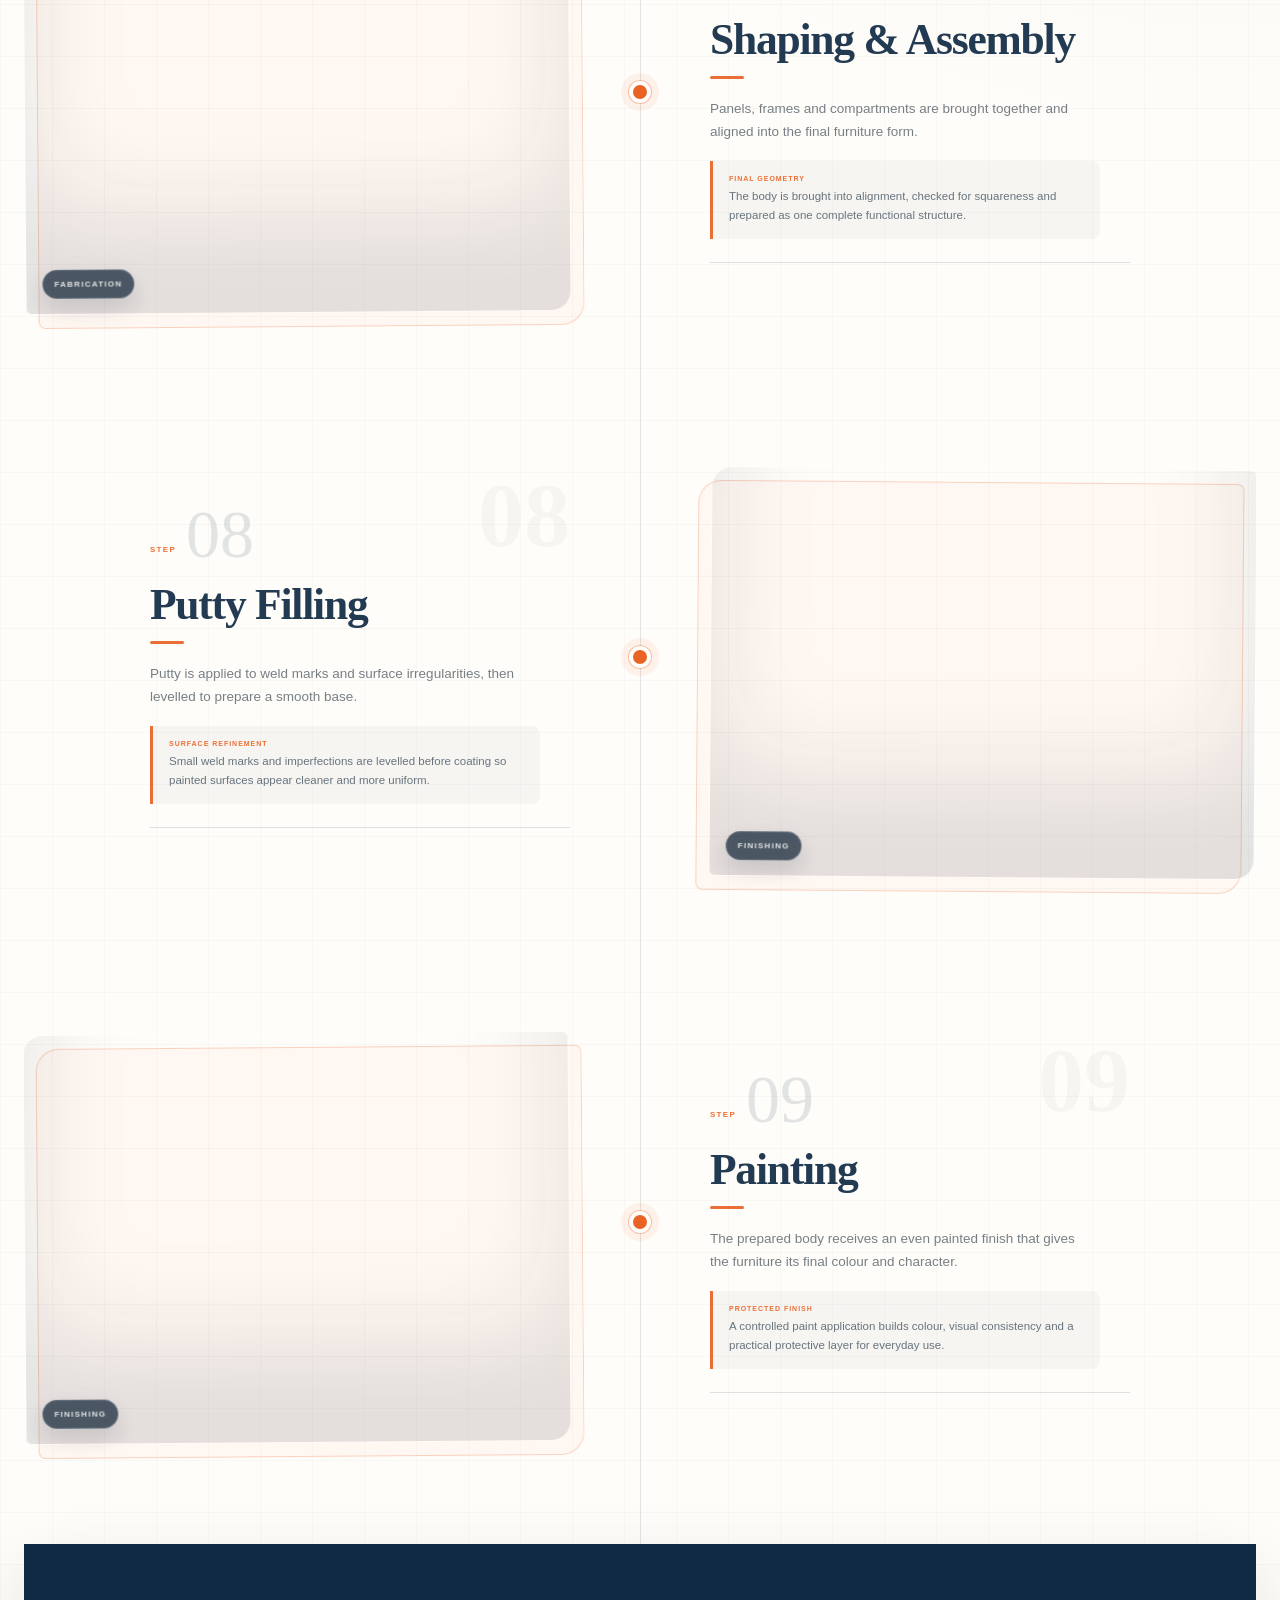
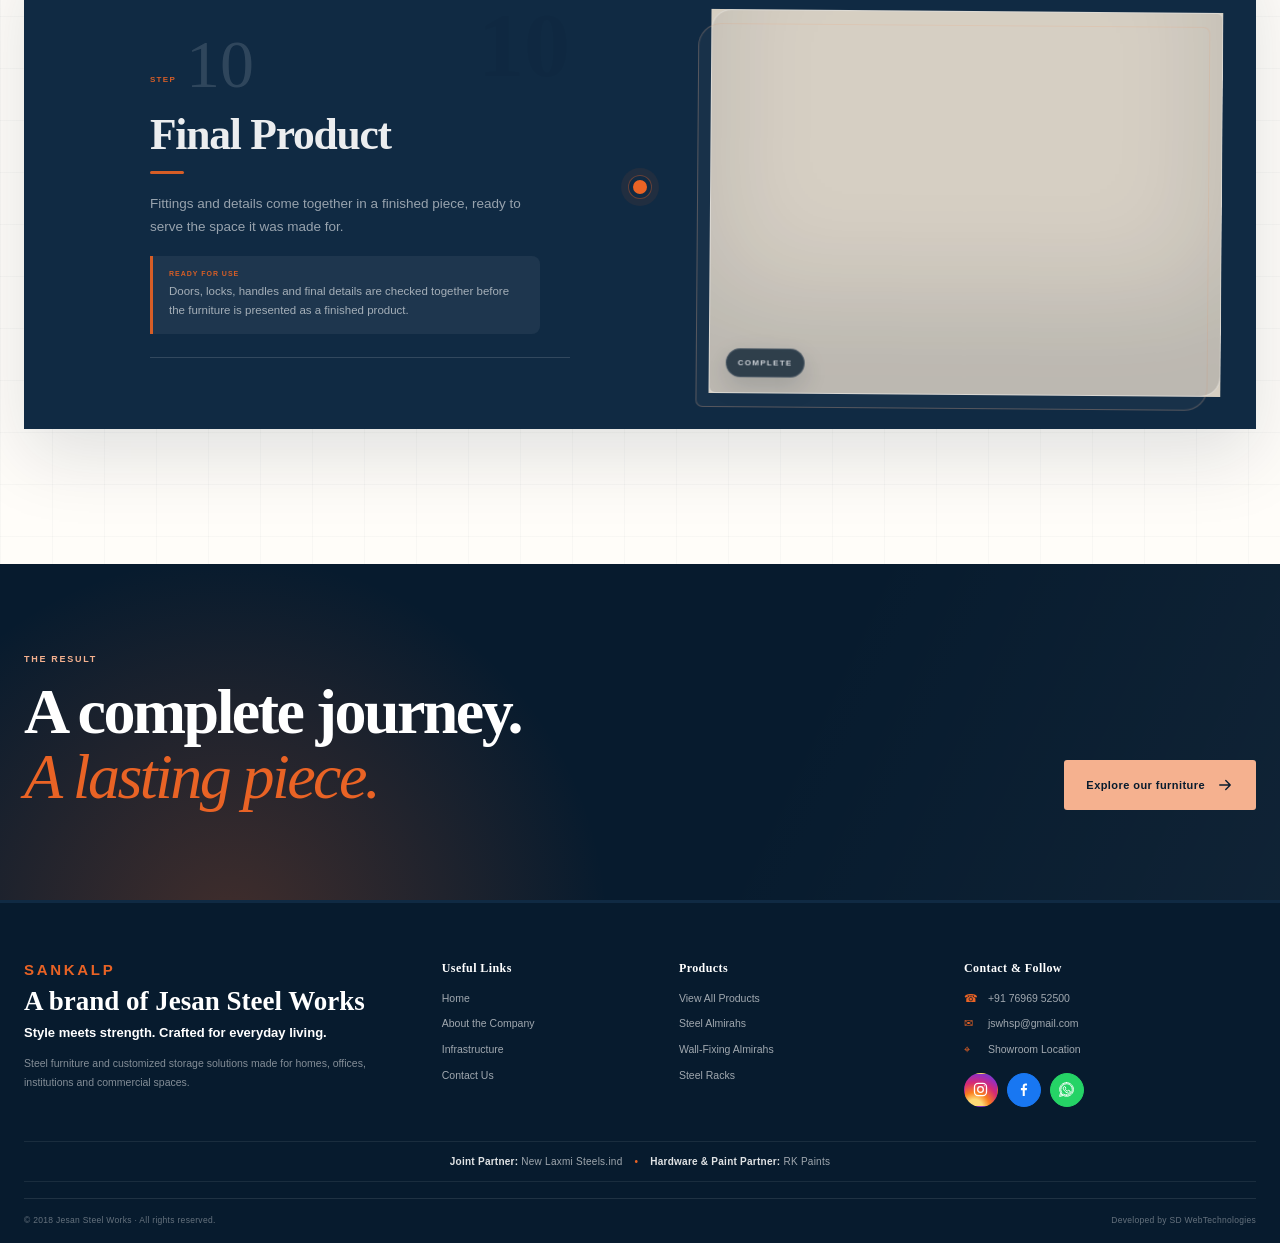
<file: infrastructure/index.html>
<!DOCTYPE html>
<html lang="en">
  <head>
    <meta charset="utf-8">
    <meta name="viewport" content="width=device-width, initial-scale=1">
    <meta http-equiv="refresh" content="0; url=../infrastructure.html">
    <link rel="canonical" href="../infrastructure.html">
    <link rel="icon" href="/favicon.ico" sizes="any">
    <link rel="icon" type="image/png" sizes="48x48" href="/favicon-48x48.png">
    <title>Opening SANKALP Infrastructure</title>
  </head>
  <body>
    <p><a href="../infrastructure.html">Open the SANKALP Infrastructure page</a></p>
  </body>
</html>
</file>
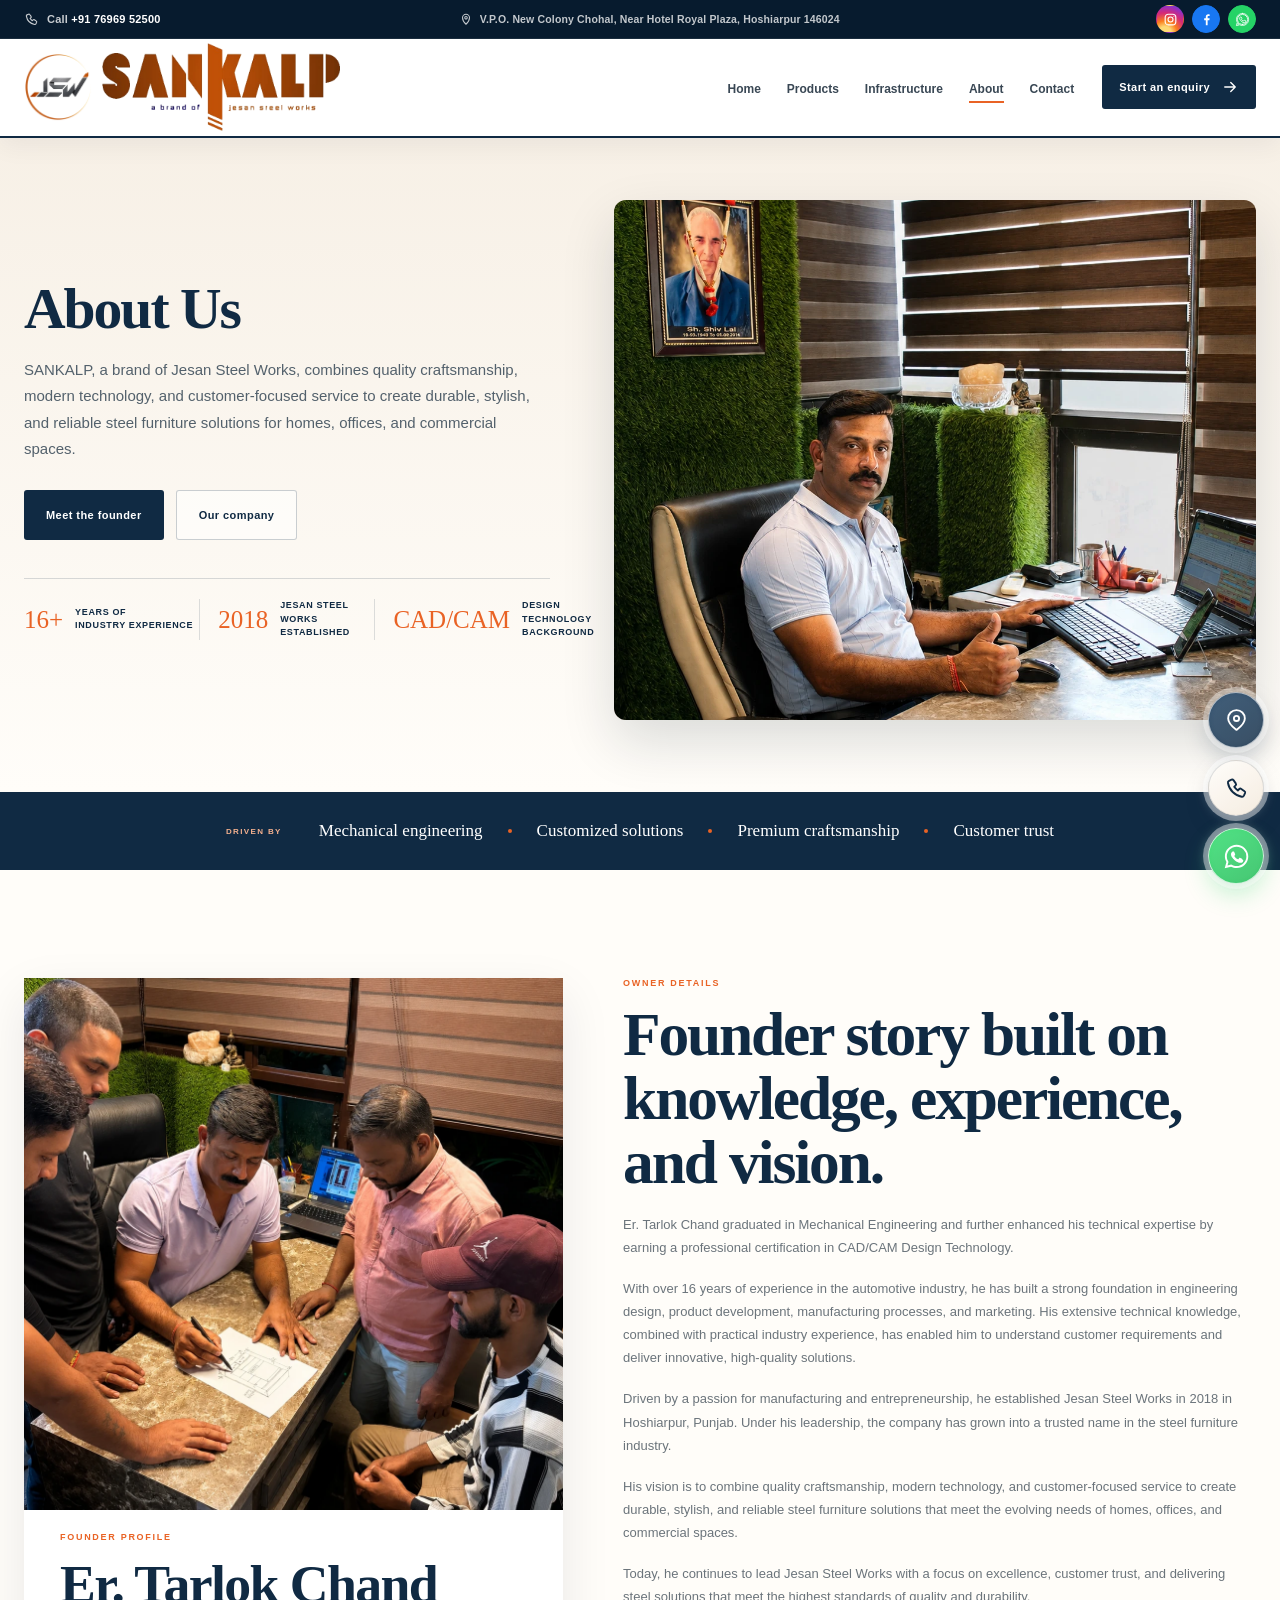
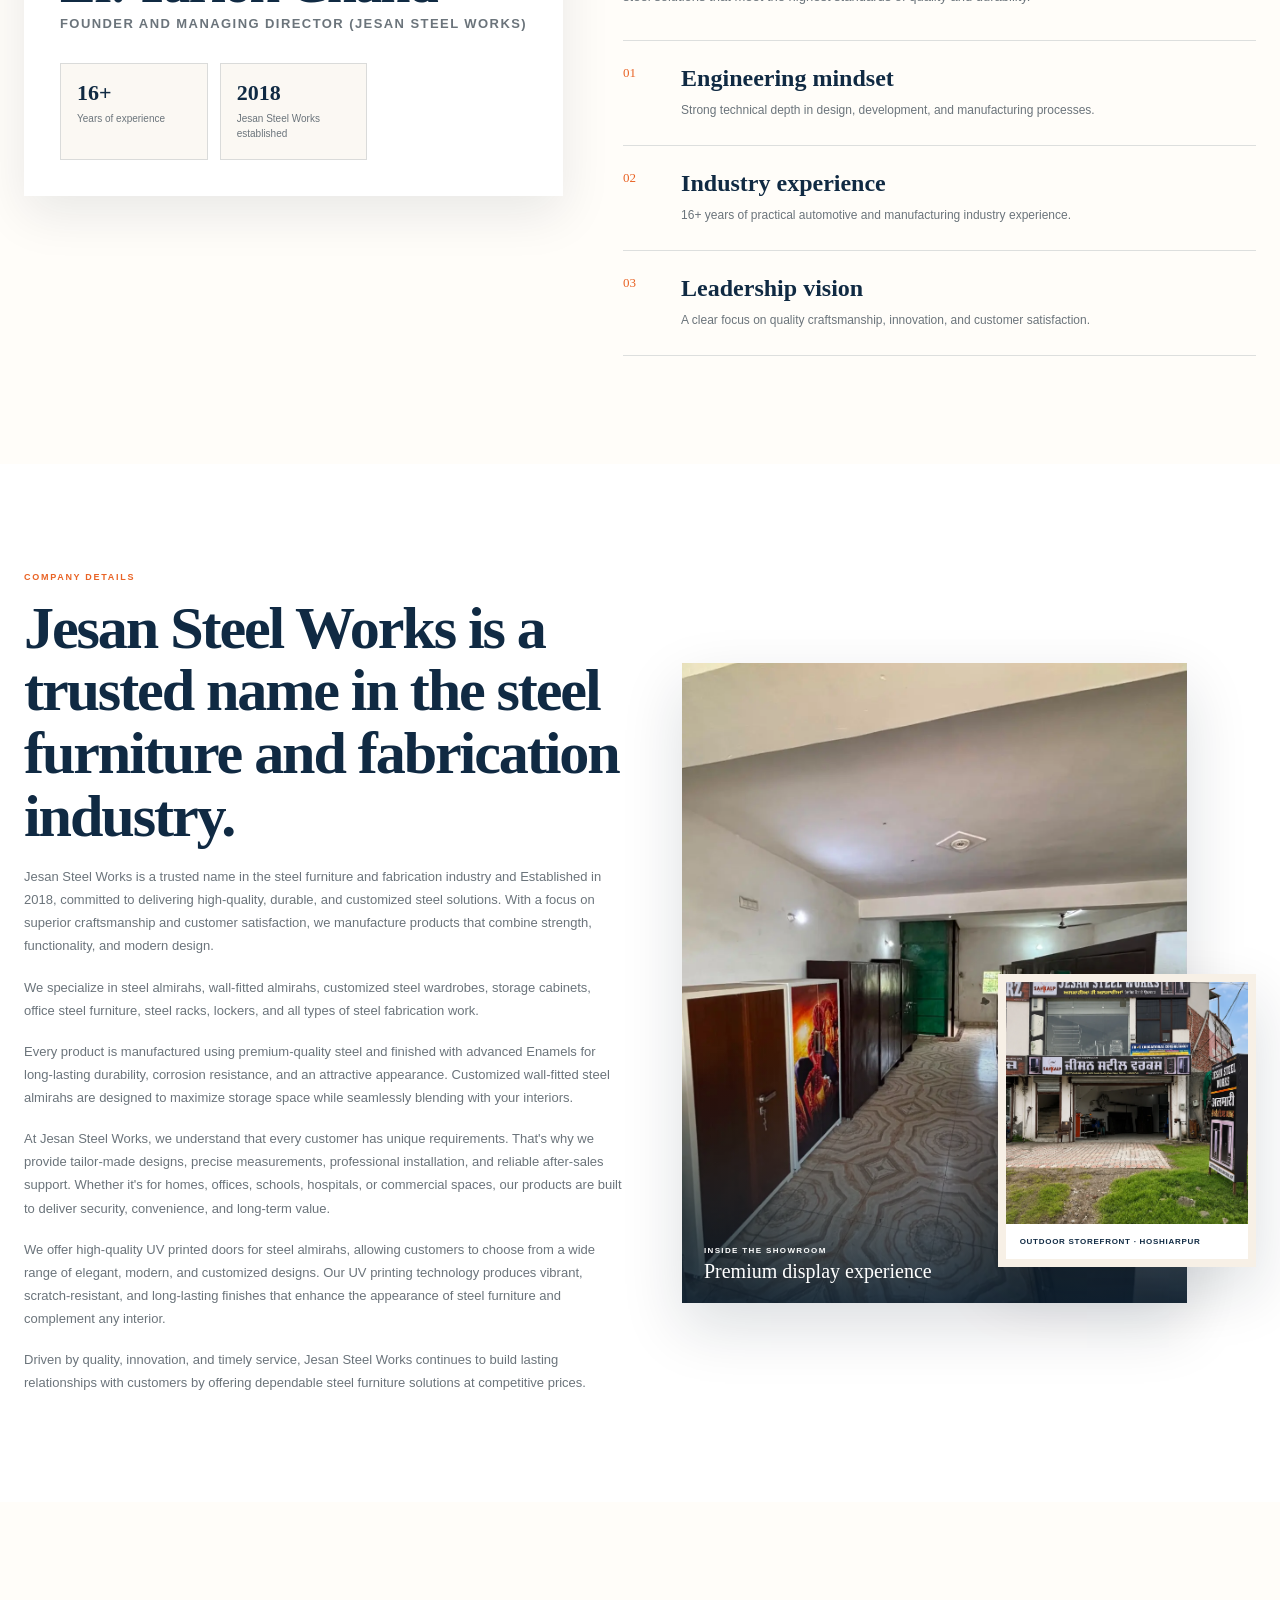
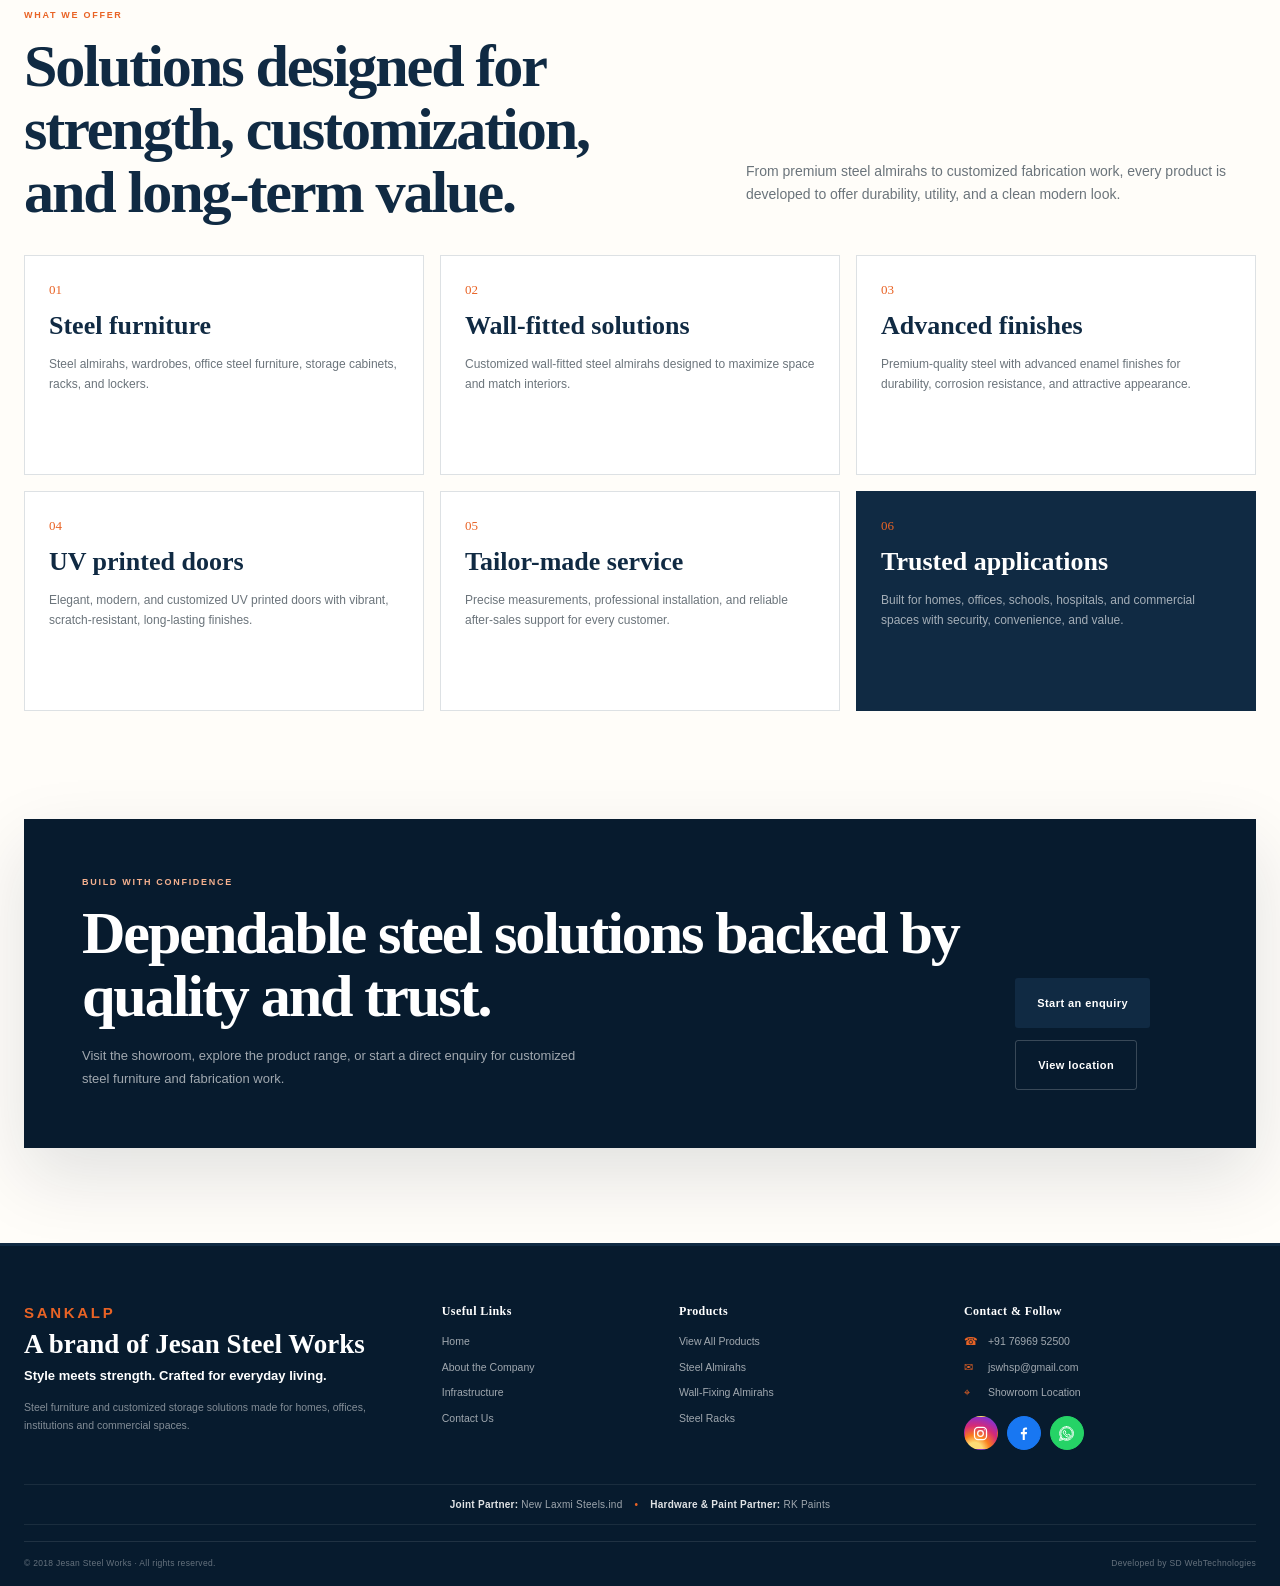
<file: about.html>
<!DOCTYPE html>

<html lang="en">
<head>
<meta charset="utf-8"/>
<meta content="width=device-width, initial-scale=1" name="viewport"/>
<meta content="About SANKALP and Jesan Steel Works — founder story, company journey, and premium steel furniture manufacturing in Hoshiarpur." name="description"/>
<meta content="#102a43" name="theme-color"/>
<title>About SANKALP — Jesan Steel Works</title>
<link rel="icon" href="/favicon.ico" sizes="any">
<link rel="icon" type="image/png" sizes="48x48" href="/favicon-48x48.png">
<link rel="icon" type="image/png" sizes="96x96" href="/favicon-96x96.png">
<link rel="icon" type="image/png" sizes="192x192" href="/favicon-192x192.png">
<link rel="apple-touch-icon" sizes="180x180" href="/apple-touch-icon.png">
<link rel="manifest" href="/site.webmanifest">
<link href="styles.css" rel="stylesheet"/>
<script defer="" src="site-config.js"></script>
<script defer="" src="script.js"></script>
</head>
<body class="about-page">
<div aria-label="Jesan Steel Works quick contact" class="client-ribbon">
<div class="container client-ribbon-inner">
<a aria-label="Call Jesan Steel Works" class="client-ribbon-phone" data-call-link="" href="tel:+917696952500">
<svg aria-hidden="true" viewbox="0 0 24 24"><path d="M7.2 3.5 4.8 4.6c-.8.4-1.2 1.2-1 2.1 1.2 6.7 6.5 12 13.2 13.2.9.2 1.7-.2 2.1-1l1.1-2.4c.3-.7.1-1.5-.5-1.9l-3.1-2.2c-.6-.4-1.4-.4-1.9.1l-1.4 1.4a13 13 0 0 1-3.5-3.5l1.4-1.4c.5-.5.5-1.3.1-1.9L9.1 4c-.4-.6-1.2-.8-1.9-.5Z"></path></svg>
<span>Call <strong data-phone-display="">+91 76969 52500</strong></span>
</a>
<div aria-label="Social and messaging links" class="client-ribbon-socials">
<a aria-label="Instagram" class="client-ribbon-social client-ribbon-instagram" data-instagram-link="" href="https://www.instagram.com/jesansteelworks?utm_source=qr" rel="noopener noreferrer" target="_blank" title="Open Instagram">
<svg aria-hidden="true" viewbox="0 0 24 24"><rect height="17" rx="5" width="17" x="3.5" y="3.5"></rect><circle cx="12" cy="12" r="4"></circle><circle cx="17.4" cy="6.7" fill="currentColor" r=".8" stroke="none"></circle></svg>
</a>
<a aria-label="Facebook" class="client-ribbon-social client-ribbon-facebook" data-facebook-link="" href="https://www.facebook.com/share/1GFefMk7Kp/" rel="noopener noreferrer" target="_blank" title="Open Facebook">
<svg aria-hidden="true" viewbox="0 0 24 24"><path d="M13.8 21v-8h2.8l.4-3h-3.2V8.1c0-.9.3-1.6 1.7-1.6H17V3.8c-.4-.1-1.2-.2-2.2-.2-2.3 0-3.9 1.4-3.9 4V10H8.3v3h2.6v8h2.9Z" fill="currentColor" stroke="none"></path></svg>
</a>
<a aria-label="WhatsApp Jesan Steel Works" class="client-ribbon-social client-ribbon-whatsapp" data-whatsapp-link="" data-whatsapp-message="Hello SANKALP, I would like to enquire about your steel furniture." href="https://wa.me/917696952500" rel="noopener noreferrer" target="_blank">
<svg aria-hidden="true" viewbox="0 0 32 32"><path d="M16.1 3C9 3 3.2 8.7 3.2 15.8c0 2.2.6 4.4 1.7 6.3L3 29l7-1.8c1.8 1 3.9 1.5 6.1 1.5 7.1 0 12.9-5.7 12.9-12.8S23.2 3 16.1 3Zm0 23.5c-2 0-3.9-.5-5.5-1.5l-.4-.2-4.1 1.1 1.1-4-.3-.4a10.5 10.5 0 0 1-1.6-5.6c0-5.9 4.8-10.7 10.8-10.7 2.9 0 5.6 1.1 7.6 3.1a10.6 10.6 0 0 1 3.2 7.6c0 5.8-4.8 10.6-10.8 10.6Zm5.9-8c-.3-.2-1.9-.9-2.2-1-.3-.1-.5-.2-.7.2-.2.3-.8 1-.9 1.2-.2.2-.3.2-.6.1-1.7-.8-2.8-1.5-3.9-3.4-.3-.5.3-.5.8-1.6.1-.2 0-.4 0-.6l-1-2.4c-.3-.6-.6-.5-.8-.5h-.7c-.2 0-.6.1-.9.4-.3.4-1.2 1.2-1.2 2.8s1.2 3.2 1.4 3.4c.2.2 2.3 3.6 5.7 5 .8.3 1.4.6 1.9.7.8.3 1.6.2 2.2.1.7-.1 1.9-.8 2.1-1.5.3-.7.3-1.4.2-1.5-.1-.2-.4-.3-.7-.4Z"></path></svg>
</a>
</div>
</div>
</div>
<header class="site-header">
<div class="container header-inner">
<a aria-label="SANKALP home" class="wordmark brand-image-lockup" href="index.html">
<img alt="JSW logo" class="brand-logo-mark" height="48" src="assets/images/jsw-logo-transparent.png" width="48"/>
<img alt="SANKALP — a brand of Jesan Steel Works" class="brand-sankalp-wordmark" height="65" src="assets/images/sankalp-wordmark-brand-transparent.png" width="178"/>
</a>
<button aria-controls="main-navigation" aria-expanded="false" aria-label="Toggle navigation" class="menu-toggle" type="button">
<span></span><span></span><span></span>
</button>
<nav aria-label="Main navigation" class="main-nav" id="main-navigation">
<a href="index.html">Home</a>
<a href="products.html">Products</a>
<a href="infrastructure.html">Infrastructure</a>
<a class="active" href="about.html">About</a>
<a href="contact.html">Contact</a>
</nav>
<a class="header-enquiry" href="contact.html">
          Start an enquiry
          <svg aria-hidden="true" viewbox="0 0 24 24"><path d="M5 12h14M13 6l6 6-6 6"></path></svg>
</a>
</div>
</header>
<main>
<section class="about-hero">
<div class="container about-hero-grid">
<div class="about-hero-copy" data-reveal="">
<h1>About Us</h1>
<p>SANKALP, a brand of Jesan Steel Works, combines quality craftsmanship, modern technology, and customer-focused service to create durable, stylish, and reliable steel furniture solutions for homes, offices, and commercial spaces.</p>
<div class="about-hero-actions">
<a class="button button-primary" href="#founder-story">Meet the founder</a>
<a class="button button-secondary" href="#company-story">Our company</a>
</div>
<div aria-label="Company highlights" class="about-mini-stats" role="list">
<div role="listitem"><strong>16+</strong><span>Years of<br/>industry experience</span></div>
<div role="listitem"><strong>2018</strong><span>Jesan Steel Works<br/>established</span></div>
<div role="listitem"><strong>CAD/CAM</strong><span>Design technology<br/>background</span></div>
</div>
</div>
<div class="about-hero-visual" data-reveal="">
<figure class="about-hero-photo about-hero-photo-main">
<img alt="Er. Tarlok Chand seated at his office desk" loading="eager" src="assets/images/owner-portrait-main.webp"/>
</figure>
</div>
</div>
</section>
<section class="about-intro-strip">
<div class="container about-intro-strip-inner">
<span class="rail-label">Driven by</span>
<span>Mechanical engineering</span><i></i>
<span>Customized solutions</span><i></i>
<span>Premium craftsmanship</span><i></i>
<span>Customer trust</span>
</div>
</section>
<section class="section founder-section" id="founder-story">
<div class="container founder-grid">
<div class="founder-side" data-reveal="">
<div class="founder-profile-card founder-profile-card-with-photo">
<div class="founder-profile-photo-wrap">
<img alt="Er. Tarlok Chand portrait" loading="lazy" src="assets/images/owner-portrait-close.webp"/>
</div>
<span class="kicker">Founder profile</span>
<h2>Er. Tarlok Chand</h2>
<p class="founder-title">Founder and Managing Director (Jesan Steel Works)</p>
<div class="founder-stat-list">
<div><strong>16+</strong><span>Years of experience</span></div>
<div><strong>2018</strong><span>Jesan Steel Works established</span></div>
</div>
</div>
</div>
<div class="founder-copy" data-reveal="">
<span class="kicker">Owner details</span>
<h2>Founder story built on knowledge, experience, and vision.</h2>
<p>Er. Tarlok Chand graduated in Mechanical Engineering and further enhanced his technical expertise by earning a professional certification in CAD/CAM Design Technology.</p>
<p>With over 16 years of experience in the automotive industry, he has built a strong foundation in engineering design, product development, manufacturing processes, and marketing. His extensive technical knowledge, combined with practical industry experience, has enabled him to understand customer requirements and deliver innovative, high-quality solutions.</p>
<p>Driven by a passion for manufacturing and entrepreneurship, he established Jesan Steel Works in 2018 in Hoshiarpur, Punjab. Under his leadership, the company has grown into a trusted name in the steel furniture industry.</p>
<p>His vision is to combine quality craftsmanship, modern technology, and customer-focused service to create durable, stylish, and reliable steel furniture solutions that meet the evolving needs of homes, offices, and commercial spaces.</p>
<p>Today, he continues to lead Jesan Steel Works with a focus on excellence, customer trust, and delivering steel solutions that meet the highest standards of quality and durability.</p>
<div class="founder-highlights">
<article>
<span>01</span>
<div><h3>Engineering mindset</h3><p>Strong technical depth in design, development, and manufacturing processes.</p></div>
</article>
<article>
<span>02</span>
<div><h3>Industry experience</h3><p>16+ years of practical automotive and manufacturing industry experience.</p></div>
</article>
<article>
<span>03</span>
<div><h3>Leadership vision</h3><p>A clear focus on quality craftsmanship, innovation, and customer satisfaction.</p></div>
</article>
</div>
</div>
</div>
</section>
<section class="section company-section" id="company-story">
<div class="container company-grid">
<div class="company-copy" data-reveal="">
<span class="kicker">Company details</span>
<h2>Jesan Steel Works is a trusted name in the steel furniture and fabrication industry.</h2>
<p>Jesan Steel Works is a trusted name in the steel furniture and fabrication industry and Established in 2018, committed to delivering high-quality, durable, and customized steel solutions. With a focus on superior craftsmanship and customer satisfaction, we manufacture products that combine strength, functionality, and modern design.</p>
<p>We specialize in steel almirahs, wall-fitted almirahs, customized steel wardrobes, storage cabinets, office steel furniture, steel racks, lockers, and all types of steel fabrication work.</p>
<p>Every product is manufactured using premium-quality steel and finished with advanced Enamels for long-lasting durability, corrosion resistance, and an attractive appearance. Customized wall-fitted steel almirahs are designed to maximize storage space while seamlessly blending with your interiors.</p>
<p>At Jesan Steel Works, we understand that every customer has unique requirements. That's why we provide tailor-made designs, precise measurements, professional installation, and reliable after-sales support. Whether it's for homes, offices, schools, hospitals, or commercial spaces, our products are built to deliver security, convenience, and long-term value.</p>
<p>We offer high-quality UV printed doors for steel almirahs, allowing customers to choose from a wide range of elegant, modern, and customized designs. Our UV printing technology produces vibrant, scratch-resistant, and long-lasting finishes that enhance the appearance of steel furniture and complement any interior.</p>
<p>Driven by quality, innovation, and timely service, Jesan Steel Works continues to build lasting relationships with customers by offering dependable steel furniture solutions at competitive prices.</p>
</div>
<div class="company-visuals" data-reveal="">
<figure class="company-visual company-visual-main">
<img alt="SANKALP steel furniture displayed inside the showroom" loading="lazy" src="assets/images/showroom-1.webp"/>
<figcaption><span>Inside the showroom</span><strong>Premium display experience</strong></figcaption>
</figure>
<figure class="company-visual company-visual-small">
<img alt="Exterior storefront of Jesan Steel Works in Hoshiarpur" loading="lazy" src="assets/images/storefront.webp"/>
<figcaption>Outdoor storefront · Hoshiarpur</figcaption>
</figure>
</div>
</div>
</section>
<section class="section expertise-section">
<div class="container">
<div class="section-intro about-section-intro" data-reveal="">
<div>
<span class="kicker">What we offer</span>
<h2>Solutions designed for strength, customization, and long-term value.</h2>
</div>
<div class="section-intro-copy">
<p>From premium steel almirahs to customized fabrication work, every product is developed to offer durability, utility, and a clean modern look.</p>
</div>
</div>
<div class="expertise-grid">
<article class="expertise-card" data-reveal="">
<span>01</span>
<h3>Steel furniture</h3>
<p>Steel almirahs, wardrobes, office steel furniture, storage cabinets, racks, and lockers.</p>
</article>
<article class="expertise-card" data-reveal="">
<span>02</span>
<h3>Wall-fitted solutions</h3>
<p>Customized wall-fitted steel almirahs designed to maximize space and match interiors.</p>
</article>
<article class="expertise-card" data-reveal="">
<span>03</span>
<h3>Advanced finishes</h3>
<p>Premium-quality steel with advanced enamel finishes for durability, corrosion resistance, and attractive appearance.</p>
</article>
<article class="expertise-card" data-reveal="">
<span>04</span>
<h3>UV printed doors</h3>
<p>Elegant, modern, and customized UV printed doors with vibrant, scratch-resistant, long-lasting finishes.</p>
</article>
<article class="expertise-card" data-reveal="">
<span>05</span>
<h3>Tailor-made service</h3>
<p>Precise measurements, professional installation, and reliable after-sales support for every customer.</p>
</article>
<article class="expertise-card expertise-card-dark" data-reveal="">
<span>06</span>
<h3>Trusted applications</h3>
<p>Built for homes, offices, schools, hospitals, and commercial spaces with security, convenience, and value.</p>
</article>
</div>
</div>
</section>
<section class="about-cta">
<div class="container about-cta-inner" data-reveal="">
<div>
<span class="kicker kicker-light">Build with confidence</span>
<h2>Dependable steel solutions backed by quality and trust.</h2>
<p>Visit the showroom, explore the product range, or start a direct enquiry for customized steel furniture and fabrication work.</p>
</div>
<div class="about-cta-actions">
<a class="button button-primary" href="contact.html">Start an enquiry</a>
<a class="button button-secondary about-cta-secondary" data-map-link="" href="https://www.google.com/maps/search/?api=1&amp;query=Jesan%20Steel%20Works%2C%20V.P.O.%20New%20Colony%20Chohal%2C%20Near%20Hotel%20Royal%20Plaza%2C%20Hoshiarpur%20146024">View location</a>
</div>
</div>
</section>
</main>
<footer class="site-footer client-footer">
<div class="container client-footer-grid">
<section aria-label="SANKALP by Jesan Steel Works" class="client-footer-brand">
<span class="client-footer-kicker">SANKALP</span>
<h2>A brand of Jesan Steel Works</h2>
<p class="client-footer-tagline">Style meets strength. Crafted for everyday living.</p>
<p class="client-footer-copy">Steel furniture and customized storage solutions made for homes, offices, institutions and commercial spaces.</p>
</section>
<nav aria-label="Useful links" class="client-footer-column">
<h3>Useful Links</h3>
<a href="index.html">Home</a>
<a href="about.html">About the Company</a>
<a href="infrastructure.html">Infrastructure</a>
<a href="contact.html">Contact Us</a>
</nav>
<nav aria-label="Product links" class="client-footer-column">
<h3>Products</h3>
<a href="products.html">View All Products</a>
<a href="products.html?category=Almirahs">Steel Almirahs</a>
<a href="products.html?category=Wall%20Fixing">Wall-Fixing Almirahs</a>
<a href="products.html?category=Racks">Steel Racks</a>
</nav>
<section aria-label="Contact and social links" class="client-footer-column client-footer-contact">
<h3>Contact &amp; Follow</h3>
<a data-call-link="" href="tel:+917696952500"><span class="client-footer-icon">☎</span><span data-phone-display="">+91 76969 52500</span></a>
<a data-email-link="" href="mailto:jswhsp@gmail.com"><span class="client-footer-icon">✉</span><span data-email-display="">jswhsp@gmail.com</span></a>
<a data-map-link="" href="#" rel="noopener noreferrer" target="_blank"><span class="client-footer-icon">⌖</span><span>Showroom Location</span></a>
<div aria-label="Social media" class="client-footer-socials">
<a aria-label="Instagram" data-instagram-link="" href="https://www.instagram.com/jesansteelworks?utm_source=qr" rel="noopener noreferrer" target="_blank" title="Open Instagram"><svg aria-hidden="true" viewbox="0 0 24 24"><rect height="17" rx="5" width="17" x="3.5" y="3.5"></rect><circle cx="12" cy="12" r="4"></circle><circle cx="17.4" cy="6.7" fill="currentColor" r=".8" stroke="none"></circle></svg></a>
<a aria-label="Facebook" data-facebook-link="" href="https://www.facebook.com/share/1GFefMk7Kp/" rel="noopener noreferrer" target="_blank" title="Open Facebook"><svg aria-hidden="true" viewbox="0 0 24 24"><path d="M13.8 21v-8h2.8l.4-3h-3.2V8.1c0-.9.3-1.6 1.7-1.6H17V3.8c-.4-.1-1.2-.2-2.2-.2-2.3 0-3.9 1.4-3.9 4V10H8.3v3h2.6v8h2.9Z" fill="currentColor" stroke="none"></path></svg></a>
<a aria-label="WhatsApp" class="client-footer-whatsapp" data-whatsapp-link="" data-whatsapp-message="Hello SANKALP, I would like to enquire about your steel furniture." href="https://wa.me/917696952500" rel="noopener noreferrer" target="_blank" title="Open WhatsApp"><svg aria-hidden="true" viewbox="0 0 32 32"><path d="M16.1 3C9 3 3.2 8.7 3.2 15.8c0 2.2.6 4.4 1.7 6.3L3 29l7-1.8c1.8 1 3.9 1.5 6.1 1.5 7.1 0 12.9-5.7 12.9-12.8S23.2 3 16.1 3Zm0 23.5c-2 0-3.9-.5-5.5-1.5l-.4-.2-4.1 1.1 1.1-4-.3-.4a10.5 10.5 0 0 1-1.6-5.6c0-5.9 4.8-10.7 10.8-10.7 2.9 0 5.6 1.1 7.6 3.1a10.6 10.6 0 0 1 3.2 7.6c0 5.8-4.8 10.6-10.8 10.6Zm5.9-8c-.3-.2-1.9-.9-2.2-1-.3-.1-.5-.2-.7.2-.2.3-.8 1-.9 1.2-.2.2-.3.2-.6.1-1.7-.8-2.8-1.5-3.9-3.4-.3-.5.3-.5.8-1.6.1-.2 0-.4 0-.6l-1-2.4c-.3-.6-.6-.5-.8-.5h-.7c-.2 0-.6.1-.9.4-.3.4-1.2 1.2-1.2 2.8s1.2 3.2 1.4 3.4c.2.2 2.3 3.6 5.7 5 .8.3 1.4.6 1.9.7.8.3 1.6.2 2.2.1.7-.1 1.9-.8 2.1-1.5.3-.7.3-1.4.2-1.5-.1-.2-.4-.3-.7-.4Z"></path></svg></a>
</div>
</section>
</div>
<div class="container client-footer-partners" aria-label="Business partners">
<span><strong>Joint Partner:</strong> New Laxmi Steels.ind</span>
<span class="client-footer-partner-separator" aria-hidden="true">•</span>
<span><strong>Hardware &amp; Paint Partner:</strong> RK Paints</span>
</div>
<div class="container client-footer-bottom">
<span>© 2018 Jesan Steel Works · All rights reserved.</span>
<span>Developed by SD WebTechnologies</span>
</div>
</footer>
<aside aria-label="Quick contact options" class="contact-dock">
<a aria-label="Open SANKALP location in Google Maps" class="contact-dock-item contact-dock-location" data-map-link="" href="https://www.google.com/maps/search/?api=1&amp;query=Jesan%20Steel%20Works%2C%20V.P.O.%20New%20Colony%20Chohal%2C%20Near%20Hotel%20Royal%20Plaza%2C%20Hoshiarpur%20146024" rel="noopener noreferrer" target="_blank" title="Location"><svg aria-hidden="true" viewbox="0 0 24 24"><path d="M20 10c0 5-8 11-8 11S4 15 4 10a8 8 0 1 1 16 0Z"></path><circle cx="12" cy="10" r="2.5"></circle></svg><span>Location</span></a>
<a aria-label="Call SANKALP" class="contact-dock-item contact-dock-call" data-call-link="" href="tel:+917696952500" title="Call SANKALP"><svg aria-hidden="true" viewbox="0 0 24 24"><path d="M7.2 3.5 4.8 4.6c-.8.4-1.2 1.2-1 2.1 1.2 6.7 6.5 12 13.2 13.2.9.2 1.7-.2 2.1-1l1.1-2.4c.3-.7.1-1.5-.5-1.9l-3.1-2.2c-.6-.4-1.4-.4-1.9.1l-1.4 1.4a13 13 0 0 1-3.5-3.5l1.4-1.4c.5-.5.5-1.3.1-1.9L9.1 4c-.4-.6-1.2-.8-1.9-.5Z"></path></svg><span>Call</span></a>
<a aria-label="Enquire with SANKALP on WhatsApp" class="contact-dock-item contact-dock-whatsapp" data-whatsapp-link="" href="https://wa.me/917696952500" rel="noopener noreferrer" target="_blank" title="WhatsApp enquiry"><svg aria-hidden="true" viewbox="0 0 32 32"><path d="M16.1 3C9 3 3.2 8.7 3.2 15.8c0 2.2.6 4.4 1.7 6.3L3 29l7-1.8c1.8 1 3.9 1.5 6.1 1.5 7.1 0 12.9-5.7 12.9-12.8S23.2 3 16.1 3Zm0 23.5c-2 0-3.9-.5-5.5-1.5l-.4-.2-4.1 1.1 1.1-4-.3-.4a10.5 10.5 0 0 1-1.6-5.6c0-5.9 4.8-10.7 10.8-10.7 2.9 0 5.6 1.1 7.6 3.1a10.6 10.6 0 0 1 3.2 7.6c0 5.8-4.8 10.6-10.8 10.6Zm5.9-8c-.3-.2-1.9-.9-2.2-1-.3-.1-.5-.2-.7.2-.2.3-.8 1-.9 1.2-.2.2-.3.2-.6.1-1.7-.8-2.8-1.5-3.9-3.4-.3-.5.3-.5.8-1.6.1-.2 0-.4 0-.6l-1-2.4c-.3-.6-.6-.5-.8-.5h-.7c-.2 0-.6.1-.9.4-.3.4-1.2 1.2-1.2 2.8s1.2 3.2 1.4 3.4c.2.2 2.3 3.6 5.7 5 .8.3 1.4.6 1.9.7.8.3 1.6.2 2.2.1.7-.1 1.9-.8 2.1-1.5.3-.7.3-1.4.2-1.5-.1-.2-.4-.3-.7-.4Z"></path></svg><span>WhatsApp</span></a>
</aside>
</body>
</html>
</file>
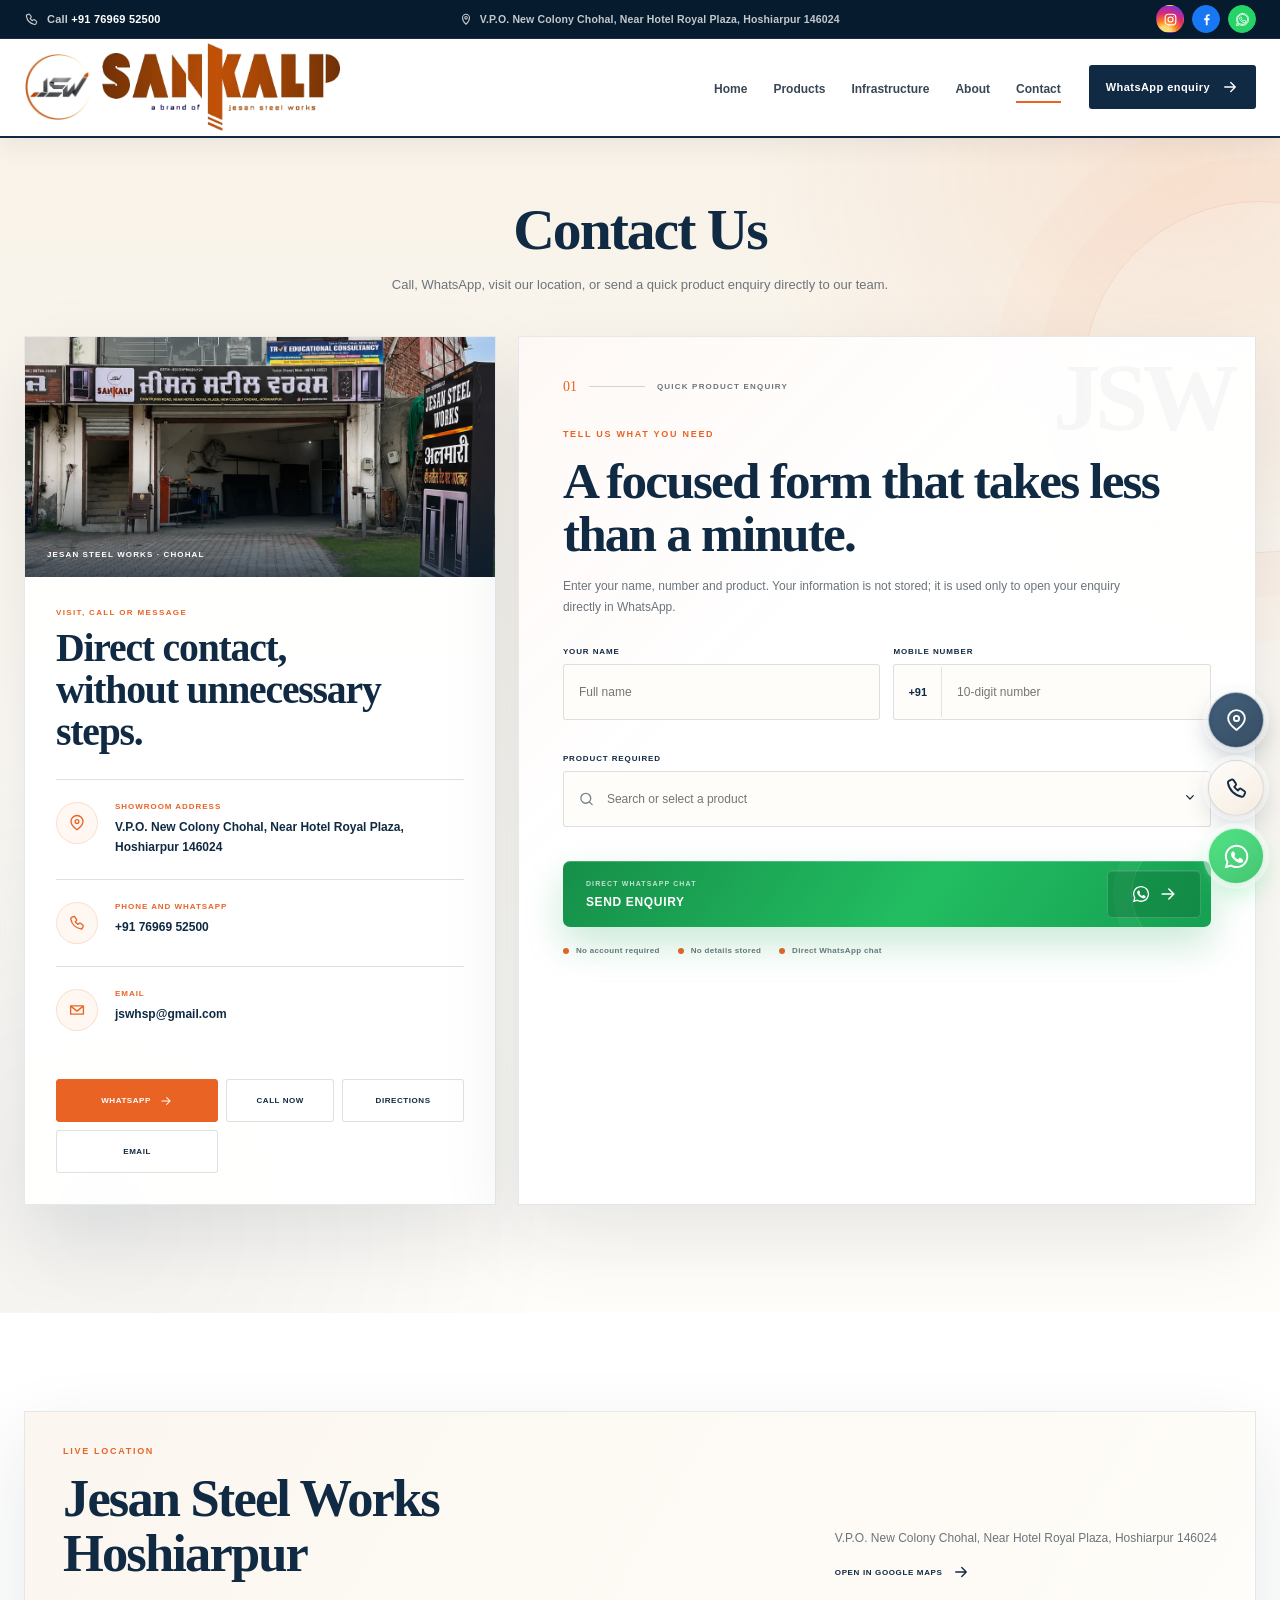
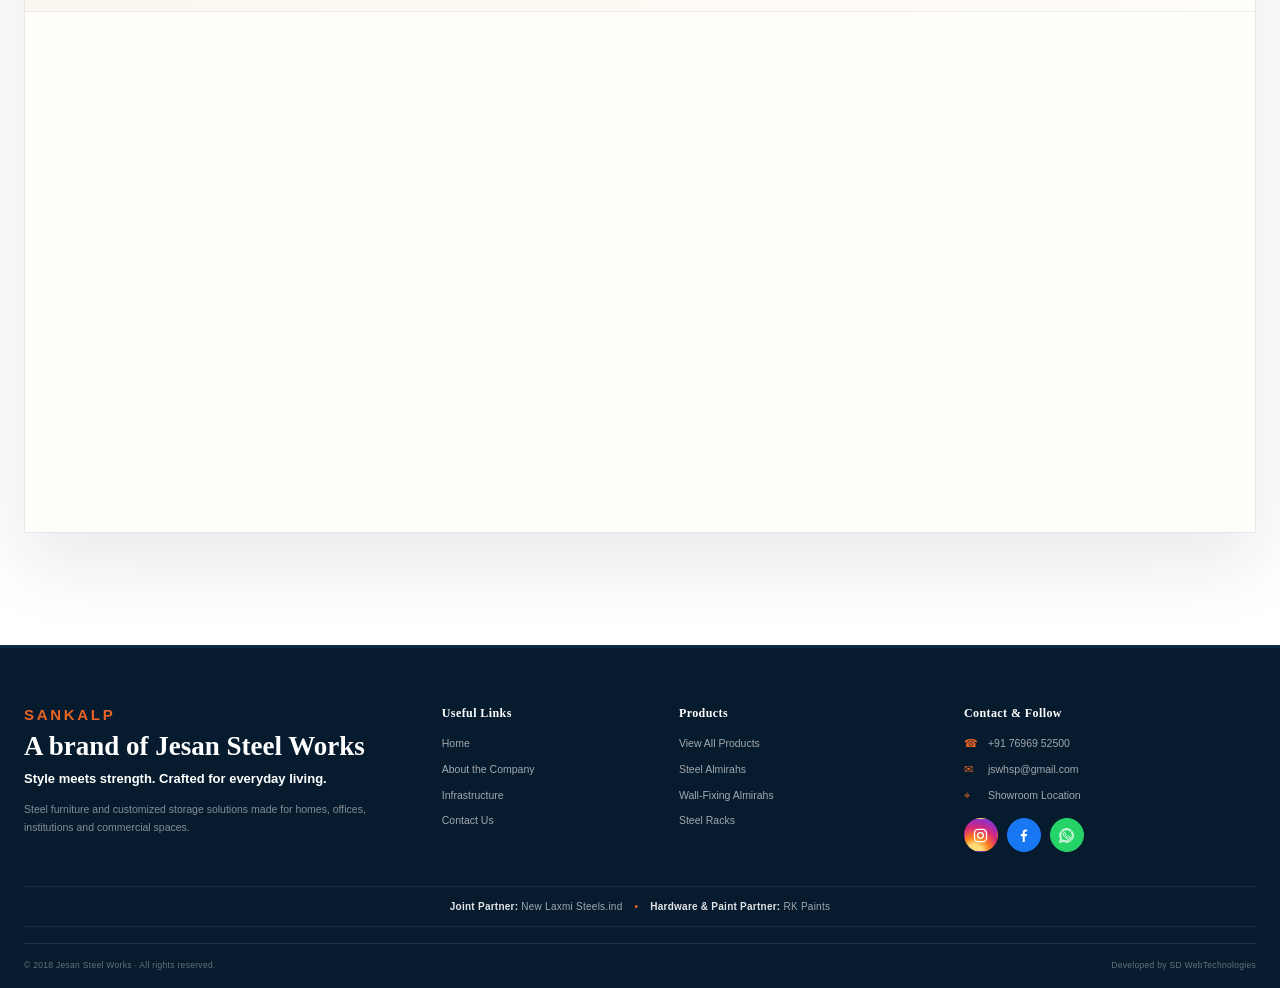
<file: contact.html>
<!DOCTYPE html>

<html lang="en">
<head>
<meta charset="utf-8"/>
<meta content="width=device-width, initial-scale=1" name="viewport"/>
<meta content="Contact SANKALP by Jesan Steel Works for customized steel furniture and fabrication work in Chohal, Hoshiarpur." name="description"/>
<meta content="#f8f2e8" name="theme-color"/>
<title>Contact SANKALP — Jesan Steel Works</title>
<link rel="icon" href="/favicon.ico" sizes="any">
<link rel="icon" type="image/png" sizes="48x48" href="/favicon-48x48.png">
<link rel="icon" type="image/png" sizes="96x96" href="/favicon-96x96.png">
<link rel="icon" type="image/png" sizes="192x192" href="/favicon-192x192.png">
<link rel="apple-touch-icon" sizes="180x180" href="/apple-touch-icon.png">
<link rel="manifest" href="/site.webmanifest">
<link href="styles.css" rel="stylesheet"/>
<script defer="" src="site-config.js"></script>
<script defer="" src="script.js"></script>
</head>
<body class="contact-page contact-page-signature">
<div aria-label="Jesan Steel Works quick contact" class="client-ribbon">
<div class="container client-ribbon-inner">
<a aria-label="Call Jesan Steel Works" class="client-ribbon-phone" data-call-link="" href="tel:+917696952500">
<svg aria-hidden="true" viewbox="0 0 24 24"><path d="M7.2 3.5 4.8 4.6c-.8.4-1.2 1.2-1 2.1 1.2 6.7 6.5 12 13.2 13.2.9.2 1.7-.2 2.1-1l1.1-2.4c.3-.7.1-1.5-.5-1.9l-3.1-2.2c-.6-.4-1.4-.4-1.9.1l-1.4 1.4a13 13 0 0 1-3.5-3.5l1.4-1.4c.5-.5.5-1.3.1-1.9L9.1 4c-.4-.6-1.2-.8-1.9-.5Z"></path></svg>
<span>Call <strong data-phone-display="">+91 76969 52500</strong></span>
</a>
<div aria-label="Social and messaging links" class="client-ribbon-socials">
<a aria-label="Instagram" class="client-ribbon-social client-ribbon-instagram" data-instagram-link="" href="https://www.instagram.com/jesansteelworks?utm_source=qr" rel="noopener noreferrer" target="_blank" title="Open Instagram">
<svg aria-hidden="true" viewbox="0 0 24 24"><rect height="17" rx="5" width="17" x="3.5" y="3.5"></rect><circle cx="12" cy="12" r="4"></circle><circle cx="17.4" cy="6.7" fill="currentColor" r=".8" stroke="none"></circle></svg>
</a>
<a aria-label="Facebook" class="client-ribbon-social client-ribbon-facebook" data-facebook-link="" href="https://www.facebook.com/share/1GFefMk7Kp/" rel="noopener noreferrer" target="_blank" title="Open Facebook">
<svg aria-hidden="true" viewbox="0 0 24 24"><path d="M13.8 21v-8h2.8l.4-3h-3.2V8.1c0-.9.3-1.6 1.7-1.6H17V3.8c-.4-.1-1.2-.2-2.2-.2-2.3 0-3.9 1.4-3.9 4V10H8.3v3h2.6v8h2.9Z" fill="currentColor" stroke="none"></path></svg>
</a>
<a aria-label="WhatsApp Jesan Steel Works" class="client-ribbon-social client-ribbon-whatsapp" data-whatsapp-link="" data-whatsapp-message="Hello SANKALP, I would like to enquire about your steel furniture." href="https://wa.me/917696952500" rel="noopener noreferrer" target="_blank">
<svg aria-hidden="true" viewbox="0 0 32 32"><path d="M16.1 3C9 3 3.2 8.7 3.2 15.8c0 2.2.6 4.4 1.7 6.3L3 29l7-1.8c1.8 1 3.9 1.5 6.1 1.5 7.1 0 12.9-5.7 12.9-12.8S23.2 3 16.1 3Zm0 23.5c-2 0-3.9-.5-5.5-1.5l-.4-.2-4.1 1.1 1.1-4-.3-.4a10.5 10.5 0 0 1-1.6-5.6c0-5.9 4.8-10.7 10.8-10.7 2.9 0 5.6 1.1 7.6 3.1a10.6 10.6 0 0 1 3.2 7.6c0 5.8-4.8 10.6-10.8 10.6Zm5.9-8c-.3-.2-1.9-.9-2.2-1-.3-.1-.5-.2-.7.2-.2.3-.8 1-.9 1.2-.2.2-.3.2-.6.1-1.7-.8-2.8-1.5-3.9-3.4-.3-.5.3-.5.8-1.6.1-.2 0-.4 0-.6l-1-2.4c-.3-.6-.6-.5-.8-.5h-.7c-.2 0-.6.1-.9.4-.3.4-1.2 1.2-1.2 2.8s1.2 3.2 1.4 3.4c.2.2 2.3 3.6 5.7 5 .8.3 1.4.6 1.9.7.8.3 1.6.2 2.2.1.7-.1 1.9-.8 2.1-1.5.3-.7.3-1.4.2-1.5-.1-.2-.4-.3-.7-.4Z"></path></svg>
</a>
</div>
</div>
</div>
<header class="site-header">
<div class="container header-inner">
<a aria-label="SANKALP home" class="wordmark brand-image-lockup" href="index.html">
<img alt="JSW logo" class="brand-logo-mark" height="48" src="assets/images/jsw-logo-transparent.png" width="48"/>
<img alt="SANKALP — a brand of Jesan Steel Works" class="brand-sankalp-wordmark" height="65" src="assets/images/sankalp-wordmark-brand-transparent.png" width="178"/>
</a>
<button aria-controls="main-navigation" aria-expanded="false" aria-label="Toggle navigation" class="menu-toggle" type="button">
<span></span><span></span><span></span>
</button>
<nav aria-label="Main navigation" class="main-nav" id="main-navigation">
<a href="index.html">Home</a>
<a href="products.html">Products</a>
<a href="infrastructure.html">Infrastructure</a>
<a href="about.html">About</a>
<a class="active" href="contact.html">Contact</a>
</nav>
<a class="header-enquiry" data-whatsapp-link="" data-whatsapp-message="Hello SANKALP, I would like to enquire about your steel furniture." href="https://wa.me/917696952500?text=Hello%20SANKALP%2C%20I%20would%20like%20to%20enquire%20about%20your%20steel%20furniture.">
          WhatsApp enquiry
          <svg aria-hidden="true" viewbox="0 0 24 24"><path d="M5 12h14M13 6l6 6-6 6"></path></svg>
</a>
</div>
</header>
<main>
<section class="signature-contact">
<div class="container signature-contact-intro" data-reveal="">
<div>
<h1>Contact Us</h1>
</div>
<p>Call, WhatsApp, visit our location, or send a quick product enquiry directly to our team.</p>
</div>
<div class="container signature-contact-layout">
<aside class="signature-details-card" data-reveal="">
<div class="signature-showroom-image">
<img alt="Jesan Steel Works showroom in Chohal, Hoshiarpur" loading="eager" src="assets/images/storefront.webp"/>
<span>Jesan Steel Works · Chohal</span>
</div>
<div class="signature-details-body">
<span class="signature-card-label">Visit, call or message</span>
<h2>Direct contact, without unnecessary steps.</h2>
<div class="signature-contact-item">
<span aria-hidden="true" class="signature-icon">
<svg viewbox="0 0 24 24"><path d="M20 10c0 5-8 11-8 11S4 15 4 10a8 8 0 1 1 16 0Z"></path><circle cx="12" cy="10" r="2.5"></circle></svg>
</span>
<div>
<small>Showroom address</small>
<strong data-showroom-address="">V.P.O. New Colony Chohal, Near Hotel Royal Plaza, Hoshiarpur 146024</strong>
</div>
</div>
<div class="signature-contact-item">
<span aria-hidden="true" class="signature-icon">
<svg viewbox="0 0 24 24"><path d="M7.2 3.5 4.8 4.6c-.8.4-1.2 1.2-1 2.1 1.2 6.7 6.5 12 13.2 13.2.9.2 1.7-.2 2.1-1l1.1-2.4c.3-.7.1-1.5-.5-1.9l-3.1-2.2c-.6-.4-1.4-.4-1.9.1l-1.4 1.4a13 13 0 0 1-3.5-3.5l1.4-1.4c.5-.5.5-1.3.1-1.9L9.1 4c-.4-.6-1.2-.8-1.9-.5Z"></path></svg>
</span>
<div>
<small>Phone and WhatsApp</small>
<a data-call-link="" href="tel:+917696952500"><strong data-phone-display="">+91 76969 52500</strong></a>
</div>
</div><div class="signature-contact-item signature-contact-email">
<span aria-hidden="true" class="signature-icon"><svg viewbox="0 0 24 24"><path d="M3.5 6.5h17v11h-17z"></path><path d="m4.5 7.5 7.5 6 7.5-6"></path></svg></span>
<div><small>Email</small><a data-email-link="" href="mailto:jswhsp@gmail.com"><strong data-email-display="">jswhsp@gmail.com</strong></a></div>
</div>
<div class="signature-actions">
<a class="signature-action signature-action-primary" data-whatsapp-link="" data-whatsapp-message="Hello SANKALP, I would like to enquire about your steel furniture." href="https://wa.me/917696952500?text=Hello%20SANKALP%2C%20I%20would%20like%20to%20enquire%20about%20your%20steel%20furniture." rel="noopener noreferrer" target="_blank">
                  WhatsApp
                  <svg aria-hidden="true" viewbox="0 0 24 24"><path d="M5 12h14M13 6l6 6-6 6"></path></svg>
</a>
<a class="signature-action" data-call-link="" href="tel:+917696952500">Call now</a>
<a class="signature-action" data-map-link="" href="https://www.google.com/maps/search/?api=1&amp;query=Jesan%20Steel%20Works%2C%20V.P.O.%20New%20Colony%20Chohal%2C%20Near%20Hotel%20Royal%20Plaza%2C%20Hoshiarpur%20146024" rel="noopener noreferrer" target="_blank">Directions</a>
<a class="signature-action" data-email-link="" href="mailto:jswhsp@gmail.com">Email</a></div>
</div>
</aside>
<section aria-labelledby="enquiry-title" class="signature-form-card" data-reveal="">
<div class="signature-form-topline">
<span>01</span>
<i></i>
<small>Quick product enquiry</small>
</div>
<div class="signature-form-heading">
<span class="kicker">Tell us what you need</span>
<h2 id="enquiry-title">A focused form that takes less than a minute.</h2>
<p>Enter your name, number and product. Your information is not stored; it is used only to open your enquiry directly in WhatsApp.</p>
</div>
<form class="contact-enquiry-form signature-enquiry-form" novalidate="">
<div class="signature-field-row">
<label class="premium-field signature-field">
<span>Your name</span>
<input autocomplete="name" name="contactName" placeholder="Full name" required="" type="text"/>
<small class="field-error" data-error-for="contactName"></small>
</label>
<label class="premium-field signature-field">
<span>Mobile number</span>
<div class="phone-field-wrap signature-phone-wrap">
<b>+91</b>
<input autocomplete="tel" inputmode="numeric" maxlength="10" name="contactPhone" placeholder="10-digit number" required="" type="tel"/>
</div>
<small class="field-error" data-error-for="contactPhone"></small>
</label>
</div>
<div class="premium-field product-combobox signature-field signature-product-field" data-product-combobox="">
<label for="product-search">Product required</label>
<div class="product-search-wrap signature-product-search">
<svg aria-hidden="true" viewbox="0 0 24 24"><circle cx="11" cy="11" r="7"></circle><path d="m20 20-4-4"></path></svg>
<input aria-autocomplete="list" aria-controls="product-options" aria-expanded="false" autocomplete="off" id="product-search" name="productSearch" placeholder="Search or select a product" role="combobox" type="text"/>
<button aria-label="Show product options" class="product-toggle" tabindex="-1" type="button">
<svg aria-hidden="true" viewbox="0 0 24 24"><path d="m7 10 5 5 5-5"></path></svg>
</button>
</div>
<input name="selectedProduct" type="hidden"/>
<div class="product-options signature-product-options" hidden="" id="product-options" role="listbox"><button data-product-value="PRINTED 78X36X19 ALMIRAH" role="option" type="button">PRINTED 78X36X19 ALMIRAH</button><button data-product-value="LONG GLASS SIDE DRESSING ALMIRAH" role="option" type="button">LONG GLASS SIDE DRESSING ALMIRAH</button><button data-product-value="LONG GLASS PARTITION ALMIRAH" role="option" type="button">LONG GLASS PARTITION ALMIRAH</button><button data-product-value="3 DOOR CENTER DRESSING ALMIRAH" role="option" type="button">3 DOOR CENTER DRESSING ALMIRAH</button><button data-product-value="5 DOOR ALMIRAH" role="option" type="button">5 DOOR ALMIRAH</button><button data-product-value="50X30X17 ALMIRAH" role="option" type="button">50X30X17 ALMIRAH</button><button data-product-value="4X7 3 DOOR CENTER DRESSING ALMIRAH" role="option" type="button">4X7 3 DOOR CENTER DRESSING ALMIRAH</button><button data-product-value="4X7 3 DOOR SHOE DRAWER ALMIRAH" role="option" type="button">4X7 3 DOOR SHOE DRAWER ALMIRAH</button><button data-product-value="78X36X19 ALMIRAH" role="option" type="button">78X36X19 ALMIRAH</button><button data-product-value="3 DOOR SIDE DRESSING ALMIRAH" role="option" type="button">3 DOOR SIDE DRESSING ALMIRAH</button><button data-product-value="5X7 3 DOOR SHOE DRAWER ALMIRAH" role="option" type="button">5X7 3 DOOR SHOE DRAWER ALMIRAH</button><button data-product-value="LONG GLASS SHOE DRAWER ALMIRAH" role="option" type="button">LONG GLASS SHOE DRAWER ALMIRAH</button><button data-product-value="OFFICE 78X36X19 ALMIRAH" role="option" type="button">OFFICE 78X36X19 ALMIRAH</button><button data-product-value="66X36X19 ALMIRAH" role="option" type="button">66X36X19 ALMIRAH</button><button data-product-value="5X7 3 DOOR CENTER DRESSING ALMIRAH" role="option" type="button">5X7 3 DOOR CENTER DRESSING ALMIRAH</button><button data-product-value="RACK" role="option" type="button">RACK</button><button data-product-value="WALL FIXING ALMIRAH — Variant 1" role="option" type="button">WALL FIXING ALMIRAH — Variant 1</button><button data-product-value="WALL FIXING ALMIRAH — Variant 2" role="option" type="button">WALL FIXING ALMIRAH — Variant 2</button><button data-product-value="PREMIUM X-FRAME DRYING STAND" role="option" type="button">PREMIUM X-FRAME DRYING STAND</button><button data-product-value="WING FOLDING DRYING STAND" role="option" type="button">WING FOLDING DRYING STAND</button><button data-product-value="WHEELED MULTI-LEVEL DRYING RACK" role="option" type="button">WHEELED MULTI-LEVEL DRYING RACK</button><button data-product-value="SILVER-COATED HOUSEHOLD LADDER" role="option" type="button">SILVER-COATED HOUSEHOLD LADDER</button><button data-product-value="DESIGNER 4-TIER UTILITY RACK" role="option" type="button">DESIGNER 4-TIER UTILITY RACK</button><button data-product-value="FABRIC DRAWER UTILITY ORGANIZER" role="option" type="button">FABRIC DRAWER UTILITY ORGANIZER</button><button data-product-value="WOODGRAIN FOLDING STUDY TABLE" role="option" type="button">WOODGRAIN FOLDING STUDY TABLE</button><button data-product-value="BLACK 4-TIER STEEL UTILITY RACK" role="option" type="button">BLACK 4-TIER STEEL UTILITY RACK</button><button data-product-value="DOUBLE WOVEN STEEL COT" role="option" type="button">DOUBLE WOVEN STEEL COT</button><button data-product-value="DOUBLE-LEVEL CLOTHES DRYING STAND" role="option" type="button">DOUBLE-LEVEL CLOTHES DRYING STAND</button><button data-product-value="COMPACT WOVEN STEEL COT" role="option" type="button">COMPACT WOVEN STEEL COT</button><button data-product-value="SINGLE WOVEN STEEL COT" role="option" type="button">SINGLE WOVEN STEEL COT</button><button data-product-value="FOLDING WOVEN STEEL COT" role="option" type="button">FOLDING WOVEN STEEL COT</button><button data-product-value="ORANGE 5-TIER ROLLING UTILITY RACK" role="option" type="button">ORANGE 5-TIER ROLLING UTILITY RACK</button><button data-product-value="GREEN 4-TIER STEEL UTILITY RACK" role="option" type="button">GREEN 4-TIER STEEL UTILITY RACK</button><button data-product-value="ALUMINIUM BABY STEP LADDER" role="option" type="button">ALUMINIUM BABY STEP LADDER</button><button data-product-value="Other Requirement" role="option" type="button">Other Requirement</button><p class="product-no-results" hidden="">No matching product found.</p></div>
<small class="field-error" data-error-for="selectedProduct"></small>
</div>
<button class="contact-submit signature-submit whatsapp-send-button" type="submit">
<span class="whatsapp-send-copy">
<small>Direct WhatsApp chat</small>
<strong>Send Enquiry</strong>
</span>
<span class="whatsapp-send-icon"><svg aria-hidden="true" class="whatsapp-button-logo" viewbox="0 0 32 32"><path d="M16.1 3C9 3 3.2 8.7 3.2 15.8c0 2.2.6 4.4 1.7 6.3L3 29l7-1.8c1.8 1 3.9 1.5 6.1 1.5 7.1 0 12.9-5.7 12.9-12.8S23.2 3 16.1 3Zm0 23.5c-2 0-3.9-.5-5.5-1.5l-.4-.2-4.1 1.1 1.1-4-.3-.4a10.5 10.5 0 0 1-1.6-5.6c0-5.9 4.8-10.7 10.8-10.7 2.9 0 5.6 1.1 7.6 3.1a10.6 10.6 0 0 1 3.2 7.6c0 5.8-4.8 10.6-10.8 10.6Zm5.9-8c-.3-.2-1.9-.9-2.2-1-.3-.1-.5-.2-.7.2-.2.3-.8 1-.9 1.2-.2.2-.3.2-.6.1-1.7-.8-2.8-1.5-3.9-3.4-.3-.5.3-.5.8-1.6.1-.2 0-.4 0-.6l-1-2.4c-.3-.6-.6-.5-.8-.5h-.7c-.2 0-.6.1-.9.4-.3.4-1.2 1.2-1.2 2.8s1.2 3.2 1.4 3.4c.2.2 2.3 3.6 5.7 5 .8.3 1.4.6 1.9.7.8.3 1.6.2 2.2.1.7-.1 1.9-.8 2.1-1.5.3-.7.3-1.4.2-1.5-.1-.2-.4-.3-.7-.4Z"></path></svg><svg aria-hidden="true" class="whatsapp-button-arrow" viewbox="0 0 24 24"><path d="M5 12h14M13 6l6 6-6 6"></path></svg></span>
</button>
<div class="signature-form-footer">
<span><i></i>No account required</span>
<span><i></i>No details stored</span>
<span><i></i>Direct WhatsApp chat</span>
</div>
<p aria-live="polite" class="contact-form-status" role="status"></p>
</form>
</section>
</div>
</section>
<section class="signature-map-section" id="location-map">
<div class="container signature-map-card" data-reveal="">
<div class="signature-map-bar">
<div>
<span class="kicker">Live location</span>
<h2>Jesan Steel Works Hoshiarpur</h2>
</div>
<div class="signature-map-address">
<p data-showroom-address="">V.P.O. New Colony Chohal, Near Hotel Royal Plaza, Hoshiarpur 146024</p>
<a data-map-link="" href="https://www.google.com/maps/search/?api=1&amp;query=Jesan%20Steel%20Works%2C%20V.P.O.%20New%20Colony%20Chohal%2C%20Near%20Hotel%20Royal%20Plaza%2C%20Hoshiarpur%20146024" rel="noopener noreferrer" target="_blank">
                Open in Google Maps
                <svg aria-hidden="true" viewbox="0 0 24 24"><path d="M5 12h14M13 6l6 6-6 6"></path></svg>
</a>
</div>
</div>
<div class="signature-map-frame">
<iframe allowfullscreen="" height="520" loading="lazy" referrerpolicy="no-referrer-when-downgrade" src="https://www.google.com/maps?q=Jesan%20Steel%20Works%2C%20V.P.O.%20New%20Colony%20Chohal%2C%20Near%20Hotel%20Royal%20Plaza%2C%20Hoshiarpur%20146024&amp;output=embed" style="border:0;" title="Jesan Steel Works location near Hotel Royal Plaza, Chohal, Hoshiarpur" width="100%"></iframe>
</div>
</div>
</section>
</main>
<footer class="site-footer client-footer">
<div class="container client-footer-grid">
<section aria-label="SANKALP by Jesan Steel Works" class="client-footer-brand">
<span class="client-footer-kicker">SANKALP</span>
<h2>A brand of Jesan Steel Works</h2>
<p class="client-footer-tagline">Style meets strength. Crafted for everyday living.</p>
<p class="client-footer-copy">Steel furniture and customized storage solutions made for homes, offices, institutions and commercial spaces.</p>
</section>
<nav aria-label="Useful links" class="client-footer-column">
<h3>Useful Links</h3>
<a href="index.html">Home</a>
<a href="about.html">About the Company</a>
<a href="infrastructure.html">Infrastructure</a>
<a href="contact.html">Contact Us</a>
</nav>
<nav aria-label="Product links" class="client-footer-column">
<h3>Products</h3>
<a href="products.html">View All Products</a>
<a href="products.html?category=Almirahs">Steel Almirahs</a>
<a href="products.html?category=Wall%20Fixing">Wall-Fixing Almirahs</a>
<a href="products.html?category=Racks">Steel Racks</a>
</nav>
<section aria-label="Contact and social links" class="client-footer-column client-footer-contact">
<h3>Contact &amp; Follow</h3>
<a data-call-link="" href="tel:+917696952500"><span class="client-footer-icon">☎</span><span data-phone-display="">+91 76969 52500</span></a>
<a data-email-link="" href="mailto:jswhsp@gmail.com"><span class="client-footer-icon">✉</span><span data-email-display="">jswhsp@gmail.com</span></a>
<a data-map-link="" href="#" rel="noopener noreferrer" target="_blank"><span class="client-footer-icon">⌖</span><span>Showroom Location</span></a>
<div aria-label="Social media" class="client-footer-socials">
<a aria-label="Instagram" data-instagram-link="" href="https://www.instagram.com/jesansteelworks?utm_source=qr" rel="noopener noreferrer" target="_blank" title="Open Instagram"><svg aria-hidden="true" viewbox="0 0 24 24"><rect height="17" rx="5" width="17" x="3.5" y="3.5"></rect><circle cx="12" cy="12" r="4"></circle><circle cx="17.4" cy="6.7" fill="currentColor" r=".8" stroke="none"></circle></svg></a>
<a aria-label="Facebook" data-facebook-link="" href="https://www.facebook.com/share/1GFefMk7Kp/" rel="noopener noreferrer" target="_blank" title="Open Facebook"><svg aria-hidden="true" viewbox="0 0 24 24"><path d="M13.8 21v-8h2.8l.4-3h-3.2V8.1c0-.9.3-1.6 1.7-1.6H17V3.8c-.4-.1-1.2-.2-2.2-.2-2.3 0-3.9 1.4-3.9 4V10H8.3v3h2.6v8h2.9Z" fill="currentColor" stroke="none"></path></svg></a>
<a aria-label="WhatsApp" class="client-footer-whatsapp" data-whatsapp-link="" data-whatsapp-message="Hello SANKALP, I would like to enquire about your steel furniture." href="https://wa.me/917696952500" rel="noopener noreferrer" target="_blank" title="Open WhatsApp"><svg aria-hidden="true" viewbox="0 0 32 32"><path d="M16.1 3C9 3 3.2 8.7 3.2 15.8c0 2.2.6 4.4 1.7 6.3L3 29l7-1.8c1.8 1 3.9 1.5 6.1 1.5 7.1 0 12.9-5.7 12.9-12.8S23.2 3 16.1 3Zm0 23.5c-2 0-3.9-.5-5.5-1.5l-.4-.2-4.1 1.1 1.1-4-.3-.4a10.5 10.5 0 0 1-1.6-5.6c0-5.9 4.8-10.7 10.8-10.7 2.9 0 5.6 1.1 7.6 3.1a10.6 10.6 0 0 1 3.2 7.6c0 5.8-4.8 10.6-10.8 10.6Zm5.9-8c-.3-.2-1.9-.9-2.2-1-.3-.1-.5-.2-.7.2-.2.3-.8 1-.9 1.2-.2.2-.3.2-.6.1-1.7-.8-2.8-1.5-3.9-3.4-.3-.5.3-.5.8-1.6.1-.2 0-.4 0-.6l-1-2.4c-.3-.6-.6-.5-.8-.5h-.7c-.2 0-.6.1-.9.4-.3.4-1.2 1.2-1.2 2.8s1.2 3.2 1.4 3.4c.2.2 2.3 3.6 5.7 5 .8.3 1.4.6 1.9.7.8.3 1.6.2 2.2.1.7-.1 1.9-.8 2.1-1.5.3-.7.3-1.4.2-1.5-.1-.2-.4-.3-.7-.4Z"></path></svg></a>
</div>
</section>
</div>
<div class="container client-footer-partners" aria-label="Business partners">
<span><strong>Joint Partner:</strong> New Laxmi Steels.ind</span>
<span class="client-footer-partner-separator" aria-hidden="true">•</span>
<span><strong>Hardware &amp; Paint Partner:</strong> RK Paints</span>
</div>
<div class="container client-footer-bottom">
<span>© 2018 Jesan Steel Works · All rights reserved.</span>
<span>Developed by SD WebTechnologies</span>
</div>
</footer>
<aside aria-label="Quick contact options" class="contact-dock">
<a aria-label="Open SANKALP location in Google Maps" class="contact-dock-item contact-dock-location" data-map-link="" href="https://www.google.com/maps/search/?api=1&amp;query=Jesan%20Steel%20Works%2C%20V.P.O.%20New%20Colony%20Chohal%2C%20Near%20Hotel%20Royal%20Plaza%2C%20Hoshiarpur%20146024" rel="noopener noreferrer" target="_blank" title="Location"><svg aria-hidden="true" viewbox="0 0 24 24"><path d="M20 10c0 5-8 11-8 11S4 15 4 10a8 8 0 1 1 16 0Z"></path><circle cx="12" cy="10" r="2.5"></circle></svg><span>Location</span></a>
<a aria-label="Call SANKALP" class="contact-dock-item contact-dock-call" data-call-link="" href="tel:+917696952500" title="Call SANKALP"><svg aria-hidden="true" viewbox="0 0 24 24"><path d="M7.2 3.5 4.8 4.6c-.8.4-1.2 1.2-1 2.1 1.2 6.7 6.5 12 13.2 13.2.9.2 1.7-.2 2.1-1l1.1-2.4c.3-.7.1-1.5-.5-1.9l-3.1-2.2c-.6-.4-1.4-.4-1.9.1l-1.4 1.4a13 13 0 0 1-3.5-3.5l1.4-1.4c.5-.5.5-1.3.1-1.9L9.1 4c-.4-.6-1.2-.8-1.9-.5Z"></path></svg><span>Call</span></a>
<a aria-label="Enquire with SANKALP on WhatsApp" class="contact-dock-item contact-dock-whatsapp" data-whatsapp-link="" href="https://wa.me/917696952500" rel="noopener noreferrer" target="_blank" title="WhatsApp enquiry"><svg aria-hidden="true" viewbox="0 0 32 32"><path d="M16.1 3C9 3 3.2 8.7 3.2 15.8c0 2.2.6 4.4 1.7 6.3L3 29l7-1.8c1.8 1 3.9 1.5 6.1 1.5 7.1 0 12.9-5.7 12.9-12.8S23.2 3 16.1 3Zm0 23.5c-2 0-3.9-.5-5.5-1.5l-.4-.2-4.1 1.1 1.1-4-.3-.4a10.5 10.5 0 0 1-1.6-5.6c0-5.9 4.8-10.7 10.8-10.7 2.9 0 5.6 1.1 7.6 3.1a10.6 10.6 0 0 1 3.2 7.6c0 5.8-4.8 10.6-10.8 10.6Zm5.9-8c-.3-.2-1.9-.9-2.2-1-.3-.1-.5-.2-.7.2-.2.3-.8 1-.9 1.2-.2.2-.3.2-.6.1-1.7-.8-2.8-1.5-3.9-3.4-.3-.5.3-.5.8-1.6.1-.2 0-.4 0-.6l-1-2.4c-.3-.6-.6-.5-.8-.5h-.7c-.2 0-.6.1-.9.4-.3.4-1.2 1.2-1.2 2.8s1.2 3.2 1.4 3.4c.2.2 2.3 3.6 5.7 5 .8.3 1.4.6 1.9.7.8.3 1.6.2 2.2.1.7-.1 1.9-.8 2.1-1.5.3-.7.3-1.4.2-1.5-.1-.2-.4-.3-.7-.4Z"></path></svg><span>WhatsApp</span></a>
</aside>
</body>
</html>
</file>
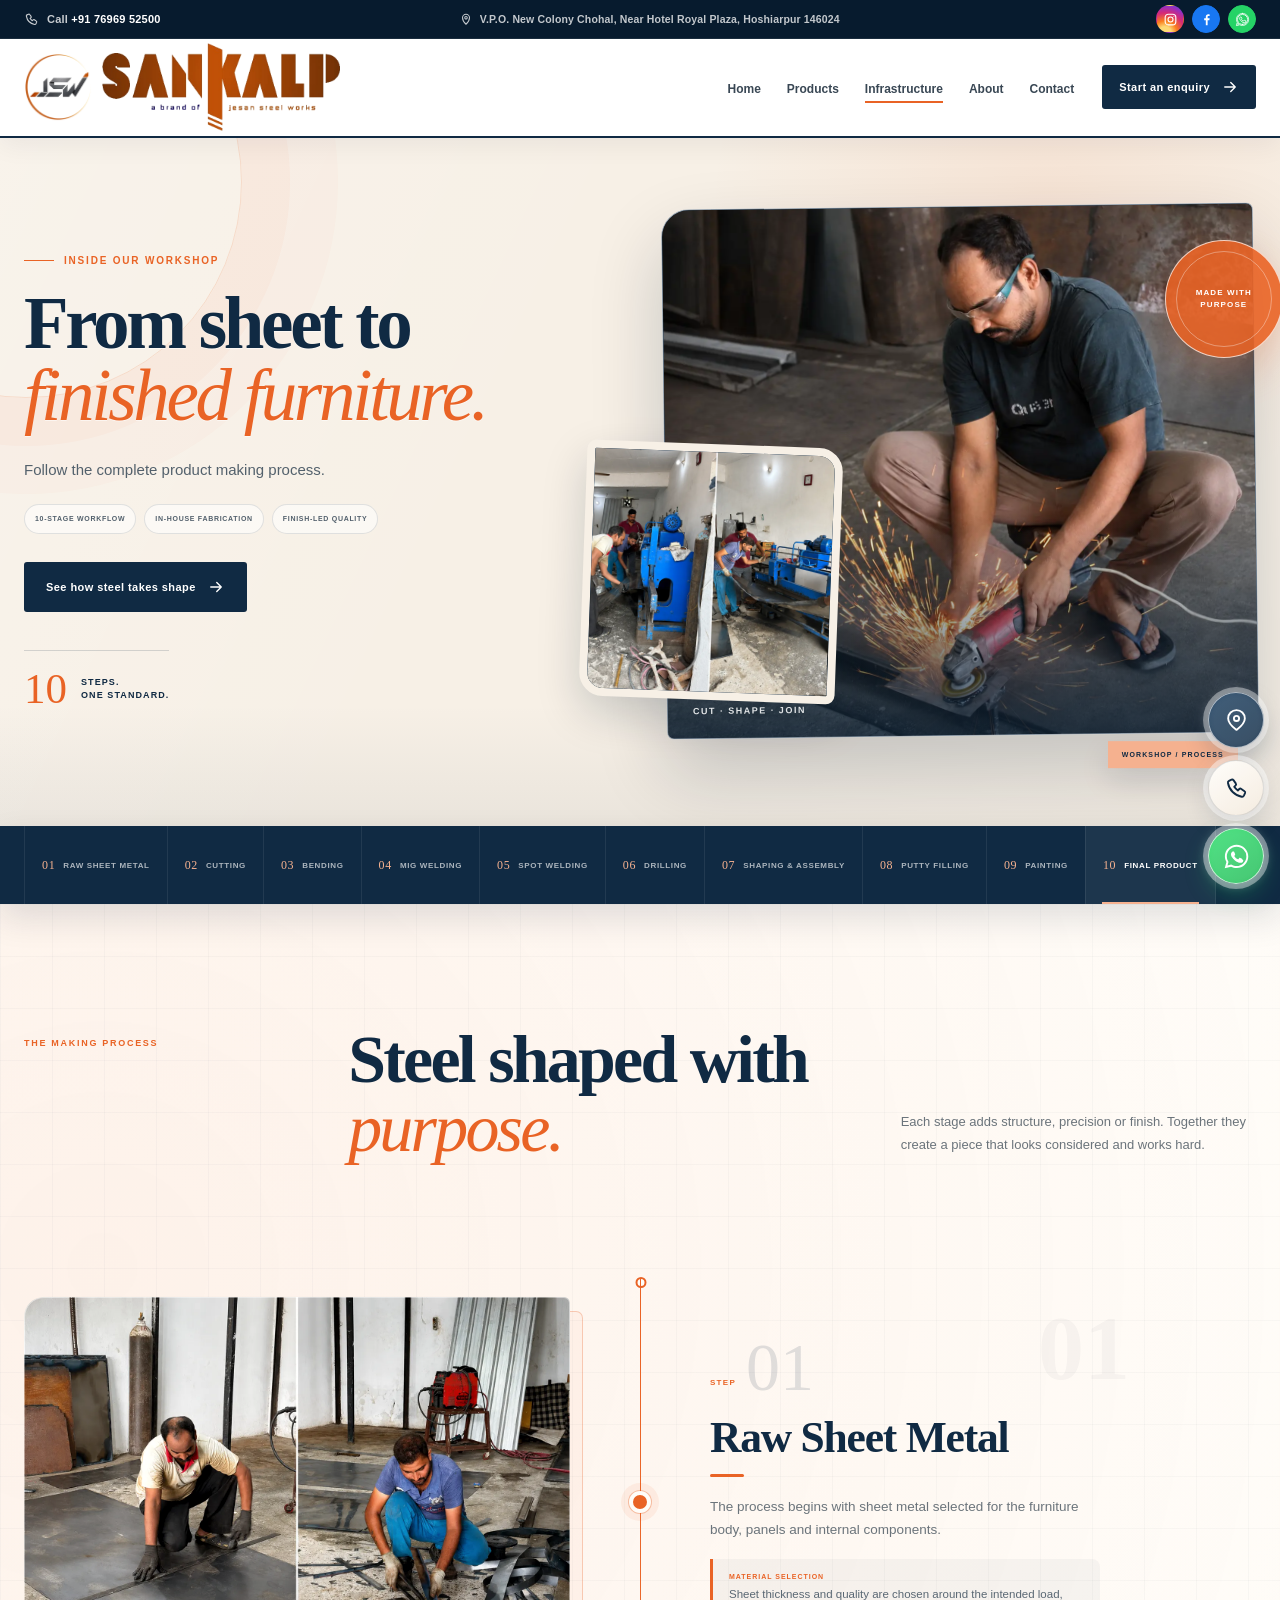
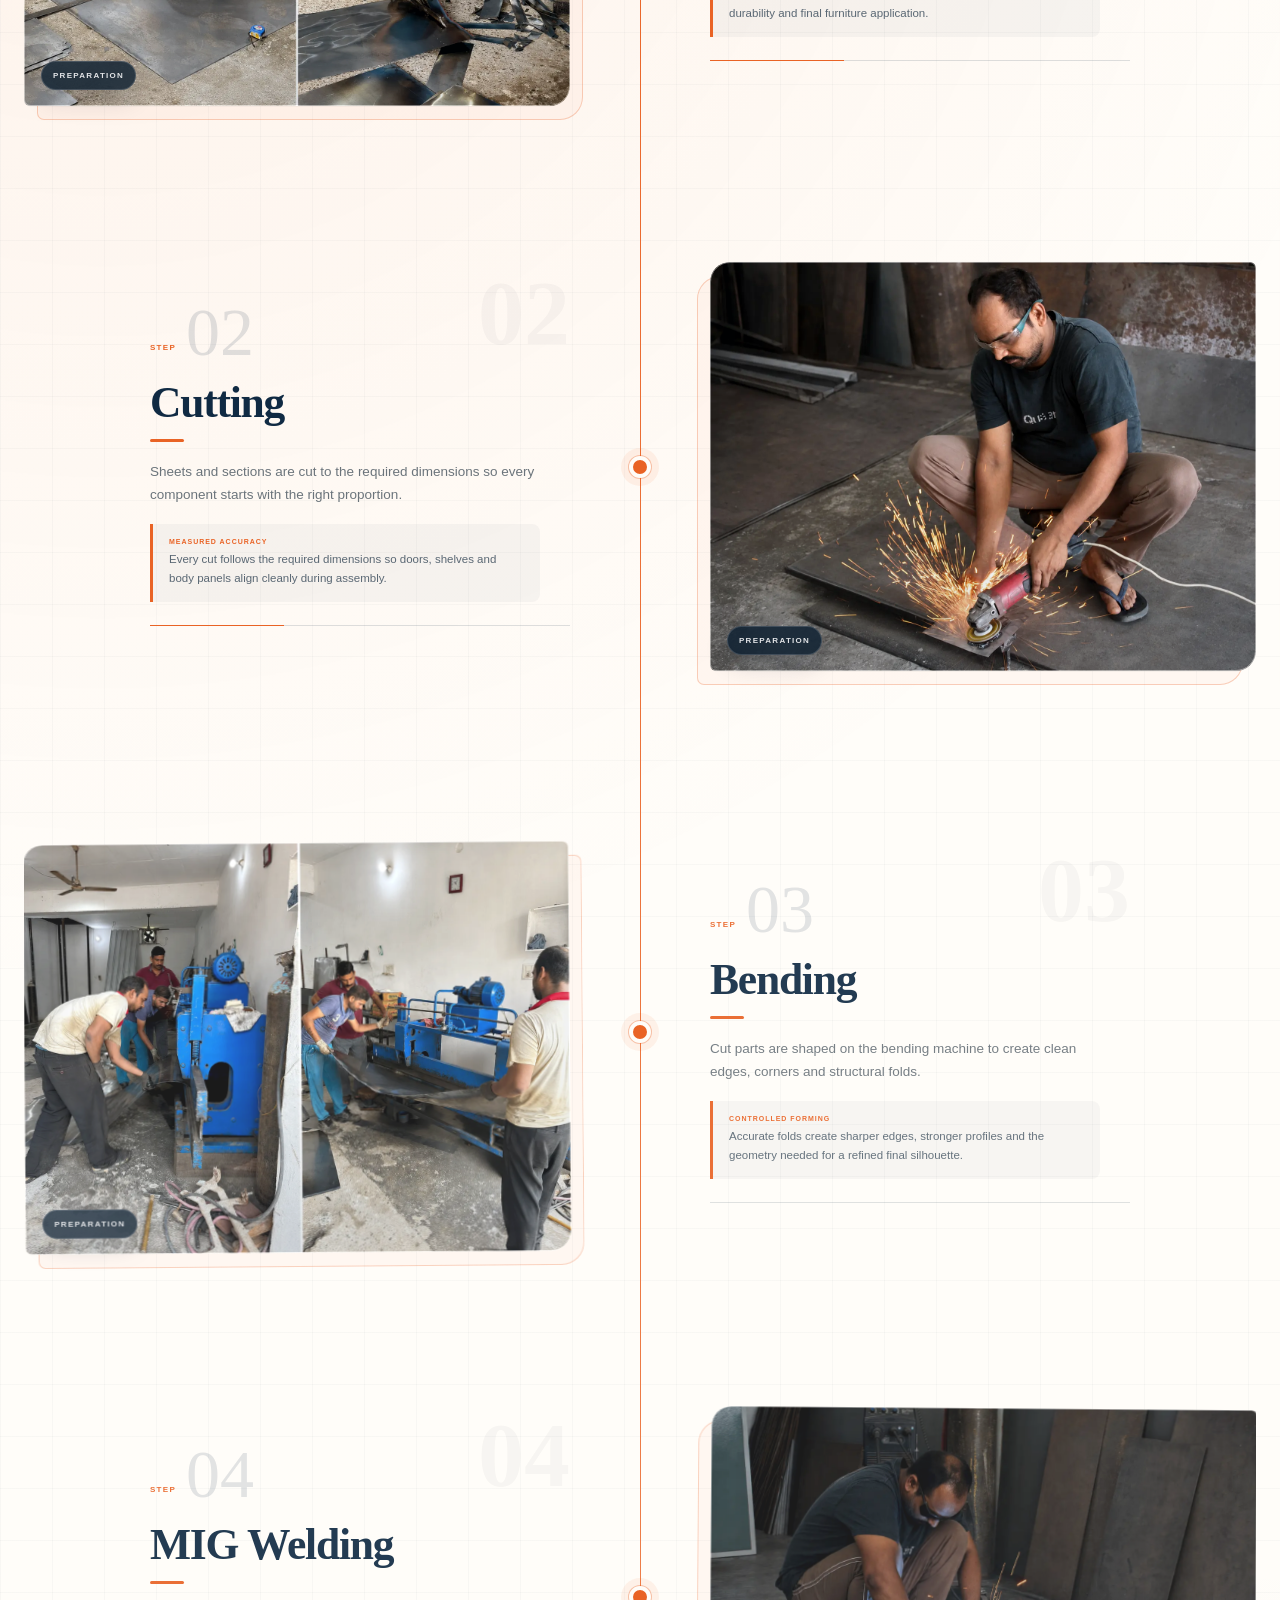
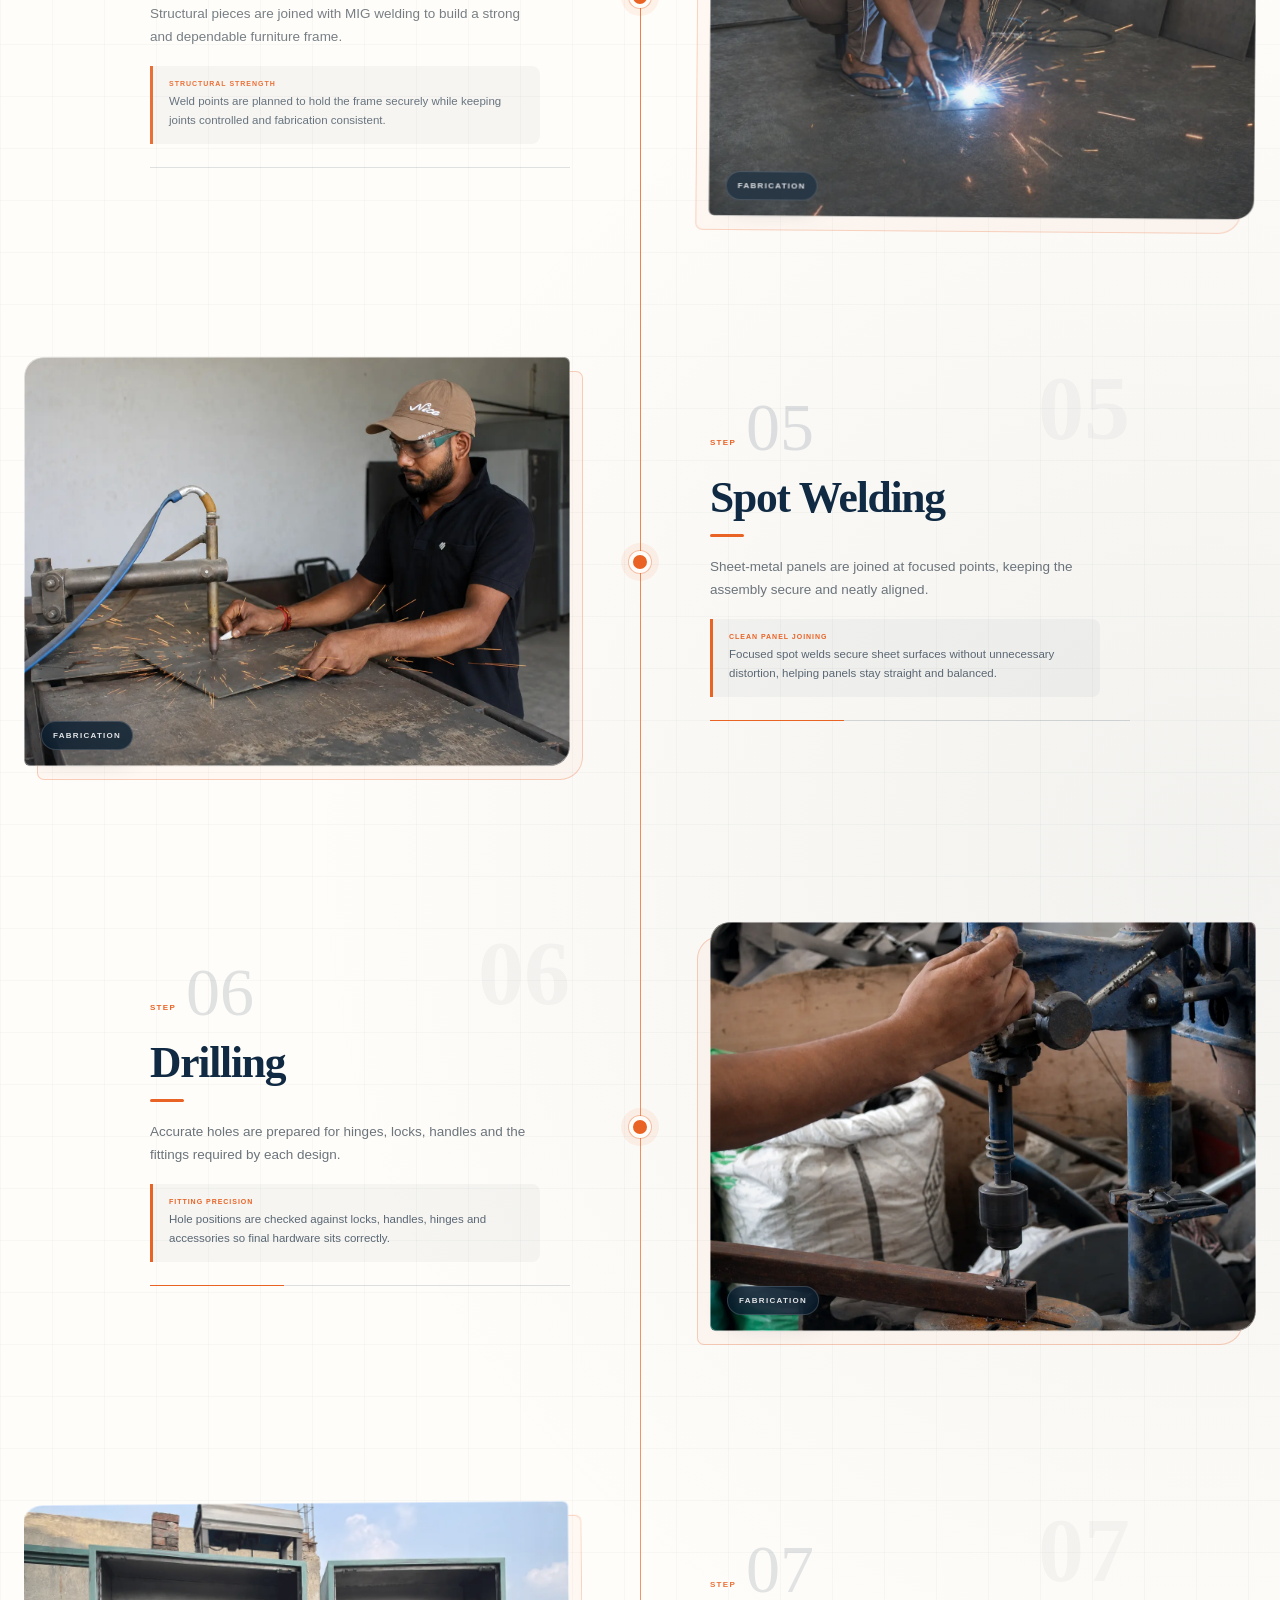
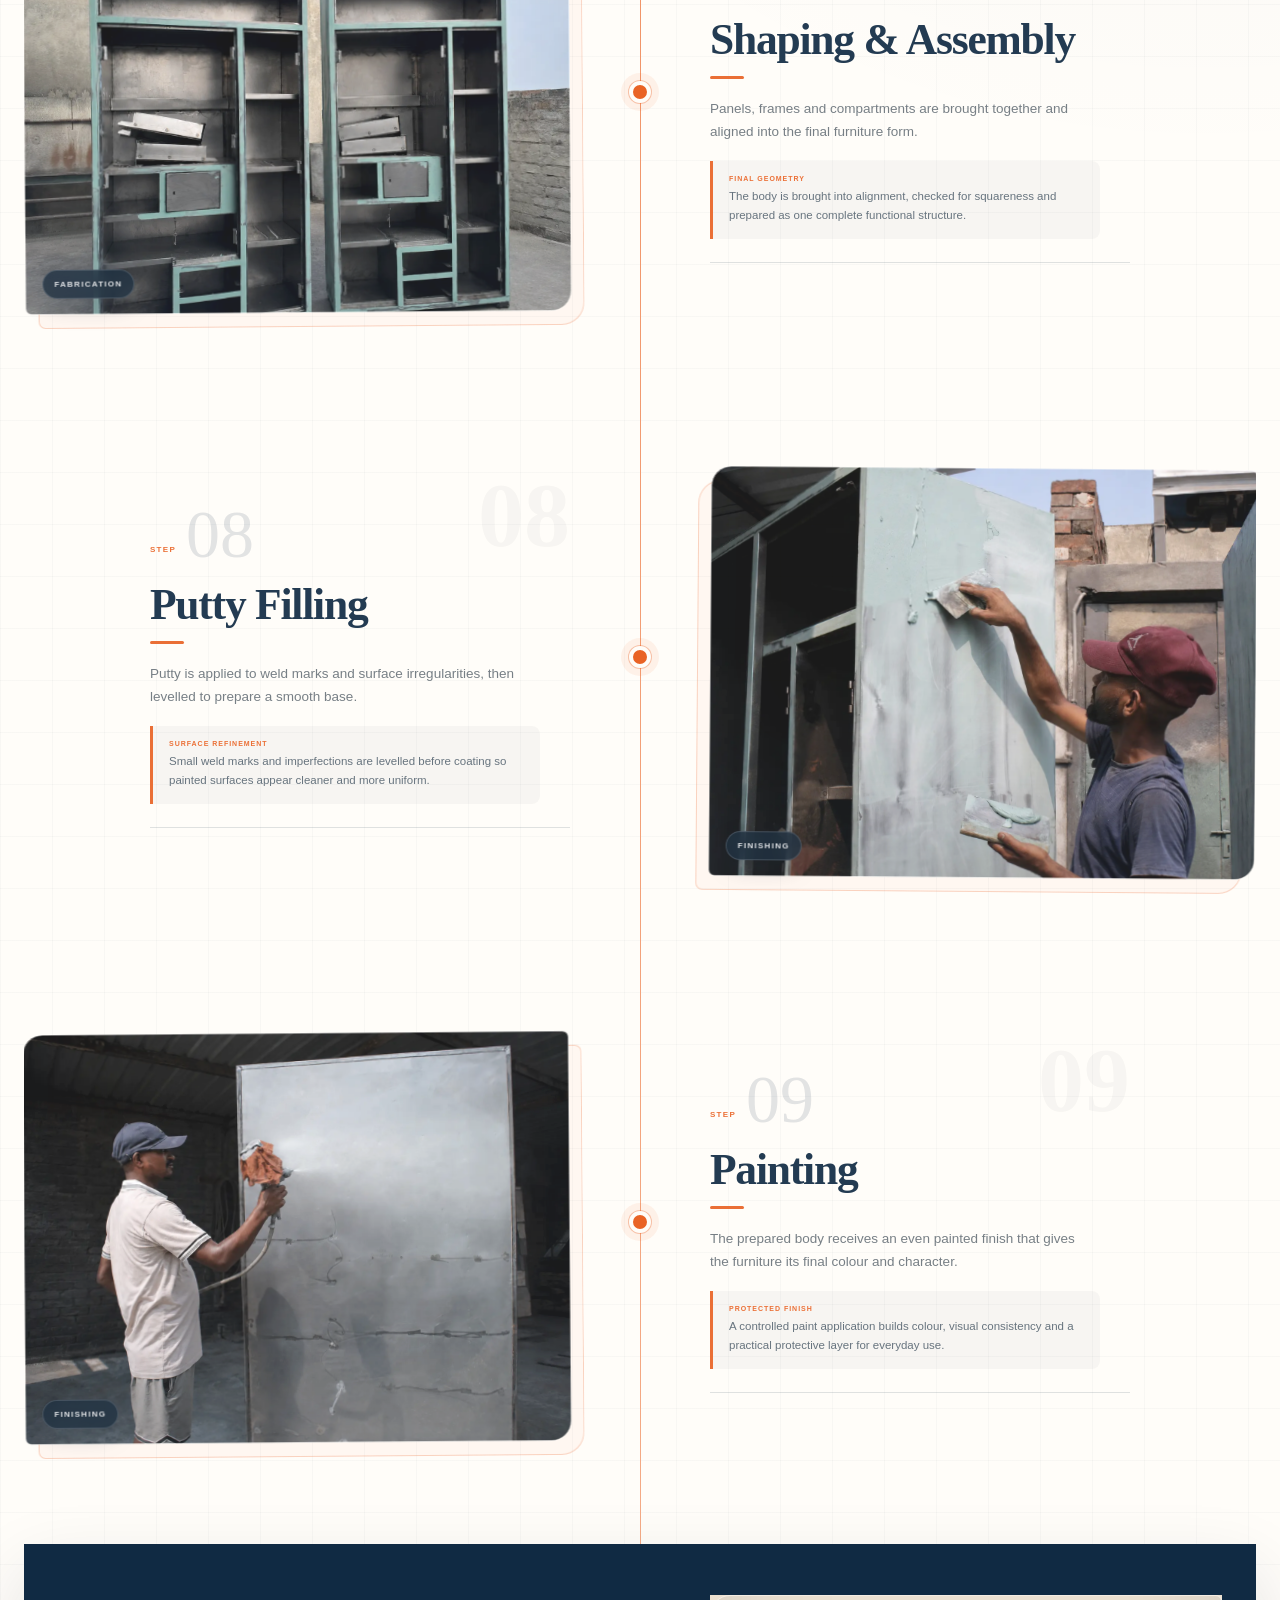
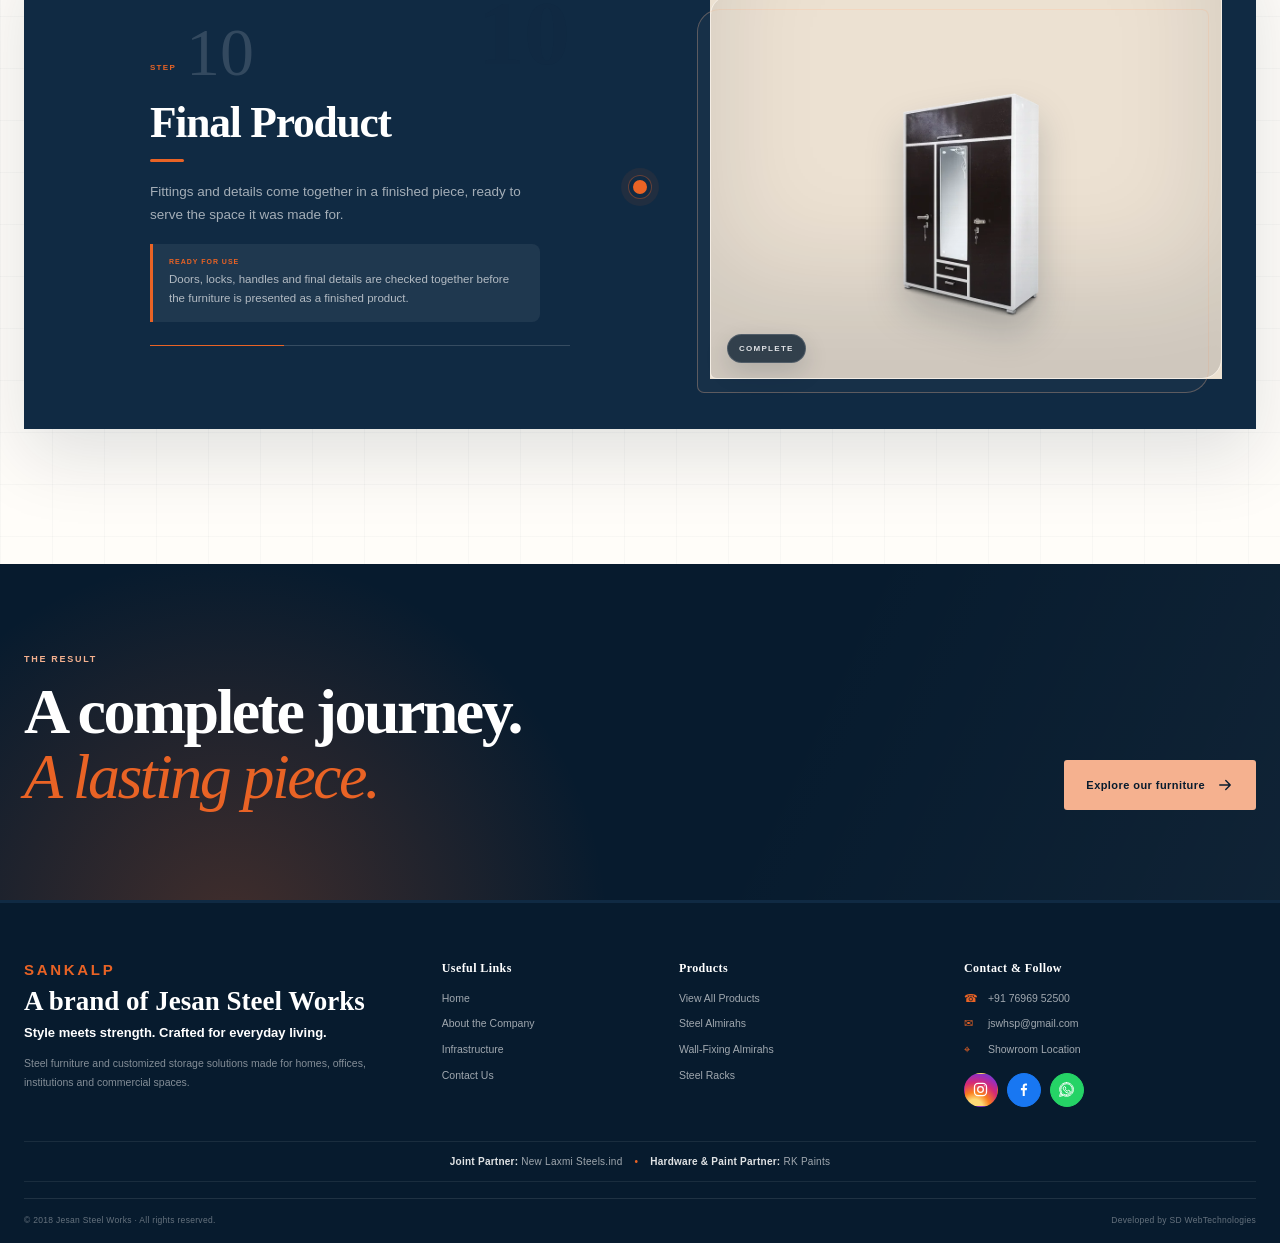
<file: infrastructure.html>
<!DOCTYPE html>

<html lang="en">
<head>
<meta charset="utf-8"/>
<meta content="width=device-width, initial-scale=1" name="viewport"/>
<meta content="See the ten-step SANKALP steel furniture process, from raw sheet metal and fabrication to painting and the final product." name="description"/>
<meta content="#102a43" name="theme-color"/>
<title>How We Make It — SANKALP Steel Furniture</title>
<link rel="icon" href="/favicon.ico" sizes="any">
<link rel="icon" type="image/png" sizes="48x48" href="/favicon-48x48.png">
<link rel="icon" type="image/png" sizes="96x96" href="/favicon-96x96.png">
<link rel="icon" type="image/png" sizes="192x192" href="/favicon-192x192.png">
<link rel="apple-touch-icon" sizes="180x180" href="/apple-touch-icon.png">
<link rel="manifest" href="/site.webmanifest">
<link href="styles.css" rel="stylesheet"/>
<script defer="" src="site-config.js"></script>
<script defer="" src="script.js"></script>
</head>
<body>
<div aria-label="Jesan Steel Works quick contact" class="client-ribbon">
<div class="container client-ribbon-inner">
<a aria-label="Call Jesan Steel Works" class="client-ribbon-phone" data-call-link="" href="tel:+917696952500">
<svg aria-hidden="true" viewbox="0 0 24 24"><path d="M7.2 3.5 4.8 4.6c-.8.4-1.2 1.2-1 2.1 1.2 6.7 6.5 12 13.2 13.2.9.2 1.7-.2 2.1-1l1.1-2.4c.3-.7.1-1.5-.5-1.9l-3.1-2.2c-.6-.4-1.4-.4-1.9.1l-1.4 1.4a13 13 0 0 1-3.5-3.5l1.4-1.4c.5-.5.5-1.3.1-1.9L9.1 4c-.4-.6-1.2-.8-1.9-.5Z"></path></svg>
<span>Call <strong data-phone-display="">+91 76969 52500</strong></span>
</a>
<div aria-label="Social and messaging links" class="client-ribbon-socials">
<a aria-label="Instagram" class="client-ribbon-social client-ribbon-instagram" data-instagram-link="" href="https://www.instagram.com/jesansteelworks?utm_source=qr" rel="noopener noreferrer" target="_blank" title="Open Instagram">
<svg aria-hidden="true" viewbox="0 0 24 24"><rect height="17" rx="5" width="17" x="3.5" y="3.5"></rect><circle cx="12" cy="12" r="4"></circle><circle cx="17.4" cy="6.7" fill="currentColor" r=".8" stroke="none"></circle></svg>
</a>
<a aria-label="Facebook" class="client-ribbon-social client-ribbon-facebook" data-facebook-link="" href="https://www.facebook.com/share/1GFefMk7Kp/" rel="noopener noreferrer" target="_blank" title="Open Facebook">
<svg aria-hidden="true" viewbox="0 0 24 24"><path d="M13.8 21v-8h2.8l.4-3h-3.2V8.1c0-.9.3-1.6 1.7-1.6H17V3.8c-.4-.1-1.2-.2-2.2-.2-2.3 0-3.9 1.4-3.9 4V10H8.3v3h2.6v8h2.9Z" fill="currentColor" stroke="none"></path></svg>
</a>
<a aria-label="WhatsApp Jesan Steel Works" class="client-ribbon-social client-ribbon-whatsapp" data-whatsapp-link="" data-whatsapp-message="Hello SANKALP, I would like to enquire about your steel furniture." href="https://wa.me/917696952500" rel="noopener noreferrer" target="_blank">
<svg aria-hidden="true" viewbox="0 0 32 32"><path d="M16.1 3C9 3 3.2 8.7 3.2 15.8c0 2.2.6 4.4 1.7 6.3L3 29l7-1.8c1.8 1 3.9 1.5 6.1 1.5 7.1 0 12.9-5.7 12.9-12.8S23.2 3 16.1 3Zm0 23.5c-2 0-3.9-.5-5.5-1.5l-.4-.2-4.1 1.1 1.1-4-.3-.4a10.5 10.5 0 0 1-1.6-5.6c0-5.9 4.8-10.7 10.8-10.7 2.9 0 5.6 1.1 7.6 3.1a10.6 10.6 0 0 1 3.2 7.6c0 5.8-4.8 10.6-10.8 10.6Zm5.9-8c-.3-.2-1.9-.9-2.2-1-.3-.1-.5-.2-.7.2-.2.3-.8 1-.9 1.2-.2.2-.3.2-.6.1-1.7-.8-2.8-1.5-3.9-3.4-.3-.5.3-.5.8-1.6.1-.2 0-.4 0-.6l-1-2.4c-.3-.6-.6-.5-.8-.5h-.7c-.2 0-.6.1-.9.4-.3.4-1.2 1.2-1.2 2.8s1.2 3.2 1.4 3.4c.2.2 2.3 3.6 5.7 5 .8.3 1.4.6 1.9.7.8.3 1.6.2 2.2.1.7-.1 1.9-.8 2.1-1.5.3-.7.3-1.4.2-1.5-.1-.2-.4-.3-.7-.4Z"></path></svg>
</a>
</div>
</div>
</div>
<header class="site-header">
<div class="container header-inner">
<a aria-label="SANKALP home" class="wordmark brand-image-lockup" href="index.html"><img alt="JSW logo" class="brand-logo-mark" src="assets/images/jsw-logo-transparent.png"/><img alt="SANKALP — a brand of Jesan Steel Works" class="brand-sankalp-wordmark" src="assets/images/sankalp-wordmark-brand-transparent.png"/></a>
<button aria-controls="main-navigation" aria-expanded="false" aria-label="Toggle navigation" class="menu-toggle" type="button">
<span></span><span></span><span></span>
</button>
<nav aria-label="Main navigation" class="main-nav" id="main-navigation">
<a href="index.html">Home</a>
<a href="products.html">Products</a>
<a class="active" href="infrastructure.html">Infrastructure</a>
<a href="about.html">About</a>
<a href="contact.html">Contact</a>
</nav>
<a class="header-enquiry" href="contact.html">
          Start an enquiry
          <svg aria-hidden="true" viewbox="0 0 24 24"><path d="M5 12h14M13 6l6 6-6 6"></path></svg>
</a>
</div>
</header>
<main class="infra-page">
<section aria-labelledby="infra-title" class="infra-hero">
<div class="container infra-hero-grid">
<div class="infra-hero-copy">
<div class="eyebrow"><i></i> Inside our workshop</div>
<h1 id="infra-title">From sheet to<br/><em>finished furniture.</em></h1>
<p>Follow the complete product making process.</p><div aria-label="Workshop highlights" class="infra-hero-badges"><span>10-stage workflow</span><span>In-house fabrication</span><span>Finish-led quality</span></div>
<a class="button button-primary" href="#making-process">
              See how steel takes shape
              <svg aria-hidden="true" viewbox="0 0 24 24"><path d="M5 12h14M13 6l6 6-6 6"></path></svg>
</a>
<div class="infra-hero-stat"><strong>10</strong><span>Steps.<br/>One standard.</span></div>
</div>
<div aria-label="SANKALP workshop process photographs" class="infra-hero-visual" role="group">
<figure class="infra-hero-photo infra-hero-photo-main">
<img alt="Steel cutting in the SANKALP workshop" src="assets/images/process/cutting.webp"/>
<figcaption>Cut · Shape · Join</figcaption>
</figure>
<figure class="infra-hero-photo infra-hero-photo-small">
<img alt="Steel bending in the SANKALP workshop" src="assets/images/process/bending.webp"/>
</figure>
<div aria-hidden="true" class="infra-orbit"><span>Made with purpose</span></div>
</div>
</div>
</section>
<nav aria-label="Manufacturing steps" class="infra-step-rail">
<div class="container infra-step-rail-inner">
<a href="#step-01"><span>01</span>Raw Sheet Metal</a>
<a href="#step-02"><span>02</span>Cutting</a>
<a href="#step-03"><span>03</span>Bending</a>
<a href="#step-04"><span>04</span>MIG Welding</a>
<a href="#step-05"><span>05</span>Spot Welding</a>
<a href="#step-06"><span>06</span>Drilling</a>
<a href="#step-07"><span>07</span>Shaping &amp; Assembly</a>
<a href="#step-08"><span>08</span>Putty Filling</a>
<a href="#step-09"><span>09</span>Painting</a>
<a href="#step-10"><span>10</span>Final Product</a>
</div>
</nav>
<section class="infra-process" id="making-process">
<div class="container infra-process-intro" data-reveal="">
<span class="kicker">The making process</span>
<h2>Steel shaped with<br/><em>purpose.</em></h2>
<p>Each stage adds structure, precision or finish. Together they create a piece that looks considered and works hard.</p>
</div>
<div class="container infra-timeline">
<div aria-hidden="true" class="infra-line"><i></i></div>
<article class="infra-process-step" data-reveal="" id="step-01" style="--step-delay: 0ms">
<div class="infra-step-image" data-step="01">
<img alt="Workers measuring and preparing raw sheet metal for furniture manufacturing" loading="eager" src="assets/images/process/raw-sheet-metal.webp"/>
<span>Preparation</span>
</div>
<div class="infra-step-content" data-stage="01">
<div class="infra-step-number"><span>Step</span><strong>01</strong></div>
<h3>Raw Sheet Metal</h3>
<p>The process begins with sheet metal selected for the furniture body, panels and internal components.</p>
<div class="infra-step-extra"><span>Material selection</span><p>Sheet thickness and quality are chosen around the intended load, durability and final furniture application.</p></div><div class="infra-step-rule"><i></i></div>
</div>
</article>
<article class="infra-process-step" data-reveal="" id="step-02" style="--step-delay: 90ms">
<div class="infra-step-image" data-step="02">
<img alt="Craftsperson cutting a steel sheet with a grinder" loading="eager" src="assets/images/process/cutting.webp"/>
<span>Preparation</span>
</div>
<div class="infra-step-content" data-stage="02">
<div class="infra-step-number"><span>Step</span><strong>02</strong></div>
<h3>Cutting</h3>
<p>Sheets and sections are cut to the required dimensions so every component starts with the right proportion.</p>
<div class="infra-step-extra"><span>Measured accuracy</span><p>Every cut follows the required dimensions so doors, shelves and body panels align cleanly during assembly.</p></div><div class="infra-step-rule"><i></i></div>
</div>
</article>
<article class="infra-process-step" data-reveal="" id="step-03" style="--step-delay: 0ms">
<div class="infra-step-image" data-step="03">
<img alt="Craftsperson operating a blue sheet metal bending machine" loading="lazy" src="assets/images/process/bending.webp"/>
<span>Preparation</span>
</div>
<div class="infra-step-content" data-stage="03">
<div class="infra-step-number"><span>Step</span><strong>03</strong></div>
<h3>Bending</h3>
<p>Cut parts are shaped on the bending machine to create clean edges, corners and structural folds.</p>
<div class="infra-step-extra"><span>Controlled forming</span><p>Accurate folds create sharper edges, stronger profiles and the geometry needed for a refined final silhouette.</p></div><div class="infra-step-rule"><i></i></div>
</div>
</article>
<article class="infra-process-step" data-reveal="" id="step-04" style="--step-delay: 90ms">
<div class="infra-step-image" data-step="04">
<img alt="Craftsperson MIG welding steel components" loading="lazy" src="assets/images/process/mig-welding.webp"/>
<span>Fabrication</span>
</div>
<div class="infra-step-content" data-stage="04">
<div class="infra-step-number"><span>Step</span><strong>04</strong></div>
<h3>MIG Welding</h3>
<p>Structural pieces are joined with MIG welding to build a strong and dependable furniture frame.</p>
<div class="infra-step-extra"><span>Structural strength</span><p>Weld points are planned to hold the frame securely while keeping joints controlled and fabrication consistent.</p></div><div class="infra-step-rule"><i></i></div>
</div>
</article>
<article class="infra-process-step" data-reveal="" id="step-05" style="--step-delay: 0ms">
<div class="infra-step-image" data-step="05">
<img alt="Craftsperson spot welding a steel panel" loading="lazy" src="assets/images/process/spot-welding.webp"/>
<span>Fabrication</span>
</div>
<div class="infra-step-content" data-stage="05">
<div class="infra-step-number"><span>Step</span><strong>05</strong></div>
<h3>Spot Welding</h3>
<p>Sheet-metal panels are joined at focused points, keeping the assembly secure and neatly aligned.</p>
<div class="infra-step-extra"><span>Clean panel joining</span><p>Focused spot welds secure sheet surfaces without unnecessary distortion, helping panels stay straight and balanced.</p></div><div class="infra-step-rule"><i></i></div>
</div>
</article>
<article class="infra-process-step" data-reveal="" id="step-06" style="--step-delay: 90ms">
<div class="infra-step-image" data-step="06">
<img alt="Drilling a steel furniture frame on a workshop drill press" loading="lazy" src="assets/images/process/drilling.webp"/>
<span>Fabrication</span>
</div>
<div class="infra-step-content" data-stage="06">
<div class="infra-step-number"><span>Step</span><strong>06</strong></div>
<h3>Drilling</h3>
<p>Accurate holes are prepared for hinges, locks, handles and the fittings required by each design.</p>
<div class="infra-step-extra"><span>Fitting precision</span><p>Hole positions are checked against locks, handles, hinges and accessories so final hardware sits correctly.</p></div><div class="infra-step-rule"><i></i></div>
</div>
</article>
<article class="infra-process-step" data-reveal="" id="step-07" style="--step-delay: 0ms">
<div class="infra-step-image" data-step="07">
<img alt="Assembled steel almirah frames before finishing" loading="lazy" src="assets/images/process/shaping-assembly.webp"/>
<span>Fabrication</span>
</div>
<div class="infra-step-content" data-stage="07">
<div class="infra-step-number"><span>Step</span><strong>07</strong></div>
<h3>Shaping &amp; Assembly</h3>
<p>Panels, frames and compartments are brought together and aligned into the final furniture form.</p>
<div class="infra-step-extra"><span>Final geometry</span><p>The body is brought into alignment, checked for squareness and prepared as one complete functional structure.</p></div><div class="infra-step-rule"><i></i></div>
</div>
</article>
<article class="infra-process-step" data-reveal="" id="step-08" style="--step-delay: 90ms">
<div class="infra-step-image" data-step="08">
<img alt="Craftsperson applying putty to a steel almirah surface" loading="lazy" src="assets/images/process/putty-filling.webp"/>
<span>Finishing</span>
</div>
<div class="infra-step-content" data-stage="08">
<div class="infra-step-number"><span>Step</span><strong>08</strong></div>
<h3>Putty Filling</h3>
<p>Putty is applied to weld marks and surface irregularities, then levelled to prepare a smooth base.</p>
<div class="infra-step-extra"><span>Surface refinement</span><p>Small weld marks and imperfections are levelled before coating so painted surfaces appear cleaner and more uniform.</p></div><div class="infra-step-rule"><i></i></div>
</div>
</article>
<article class="infra-process-step" data-reveal="" id="step-09" style="--step-delay: 0ms">
<div class="infra-step-image" data-step="09">
<img alt="Craftsperson spray painting a steel almirah" loading="lazy" src="assets/images/process/painting.webp"/>
<span>Finishing</span>
</div>
<div class="infra-step-content" data-stage="09">
<div class="infra-step-number"><span>Step</span><strong>09</strong></div>
<h3>Painting</h3>
<p>The prepared body receives an even painted finish that gives the furniture its final colour and character.</p>
<div class="infra-step-extra"><span>Protected finish</span><p>A controlled paint application builds colour, visual consistency and a practical protective layer for everyday use.</p></div><div class="infra-step-rule"><i></i></div>
</div>
</article>
<article class="infra-process-step is-final" data-reveal="" id="step-10" style="--step-delay: 90ms">
<div class="infra-step-image" data-step="10">
<img alt="Finished SANKALP steel furniture product" loading="lazy" src="assets/images/process/final-product.webp"/>
<span>Complete</span>
</div>
<div class="infra-step-content" data-stage="10">
<div class="infra-step-number"><span>Step</span><strong>10</strong></div>
<h3>Final Product</h3>
<p>Fittings and details come together in a finished piece, ready to serve the space it was made for.</p>
<div class="infra-step-extra"><span>Ready for use</span><p>Doors, locks, handles and final details are checked together before the furniture is presented as a finished product.</p></div><div class="infra-step-rule"><i></i></div>
</div>
</article>
</div>
</section>
<section class="infra-finish" data-reveal="">
<div class="container infra-finish-inner">
<div>
<span class="kicker kicker-light">The result</span>
<h2>A complete journey.<br/><em>A lasting piece.</em></h2>
</div>
<a class="button infra-finish-button" href="products.html">
            Explore our furniture
            <svg aria-hidden="true" viewbox="0 0 24 24"><path d="M5 12h14M13 6l6 6-6 6"></path></svg>
</a>
</div>
</section>
</main>
<footer class="site-footer client-footer">
<div class="container client-footer-grid">
<section aria-label="SANKALP by Jesan Steel Works" class="client-footer-brand">
<span class="client-footer-kicker">SANKALP</span>
<h2>A brand of Jesan Steel Works</h2>
<p class="client-footer-tagline">Style meets strength. Crafted for everyday living.</p>
<p class="client-footer-copy">Steel furniture and customized storage solutions made for homes, offices, institutions and commercial spaces.</p>
</section>
<nav aria-label="Useful links" class="client-footer-column">
<h3>Useful Links</h3>
<a href="index.html">Home</a>
<a href="about.html">About the Company</a>
<a href="infrastructure.html">Infrastructure</a>
<a href="contact.html">Contact Us</a>
</nav>
<nav aria-label="Product links" class="client-footer-column">
<h3>Products</h3>
<a href="products.html">View All Products</a>
<a href="products.html?category=Almirahs">Steel Almirahs</a>
<a href="products.html?category=Wall%20Fixing">Wall-Fixing Almirahs</a>
<a href="products.html?category=Racks">Steel Racks</a>
</nav>
<section aria-label="Contact and social links" class="client-footer-column client-footer-contact">
<h3>Contact &amp; Follow</h3>
<a data-call-link="" href="tel:+917696952500"><span class="client-footer-icon">☎</span><span data-phone-display="">+91 76969 52500</span></a>
<a data-email-link="" href="mailto:jswhsp@gmail.com"><span class="client-footer-icon">✉</span><span data-email-display="">jswhsp@gmail.com</span></a>
<a data-map-link="" href="#" rel="noopener noreferrer" target="_blank"><span class="client-footer-icon">⌖</span><span>Showroom Location</span></a>
<div aria-label="Social media" class="client-footer-socials">
<a aria-label="Instagram" data-instagram-link="" href="https://www.instagram.com/jesansteelworks?utm_source=qr" rel="noopener noreferrer" target="_blank" title="Open Instagram"><svg aria-hidden="true" viewbox="0 0 24 24"><rect height="17" rx="5" width="17" x="3.5" y="3.5"></rect><circle cx="12" cy="12" r="4"></circle><circle cx="17.4" cy="6.7" fill="currentColor" r=".8" stroke="none"></circle></svg></a>
<a aria-label="Facebook" data-facebook-link="" href="https://www.facebook.com/share/1GFefMk7Kp/" rel="noopener noreferrer" target="_blank" title="Open Facebook"><svg aria-hidden="true" viewbox="0 0 24 24"><path d="M13.8 21v-8h2.8l.4-3h-3.2V8.1c0-.9.3-1.6 1.7-1.6H17V3.8c-.4-.1-1.2-.2-2.2-.2-2.3 0-3.9 1.4-3.9 4V10H8.3v3h2.6v8h2.9Z" fill="currentColor" stroke="none"></path></svg></a>
<a aria-label="WhatsApp" class="client-footer-whatsapp" data-whatsapp-link="" data-whatsapp-message="Hello SANKALP, I would like to enquire about your steel furniture." href="https://wa.me/917696952500" rel="noopener noreferrer" target="_blank" title="Open WhatsApp"><svg aria-hidden="true" viewbox="0 0 32 32"><path d="M16.1 3C9 3 3.2 8.7 3.2 15.8c0 2.2.6 4.4 1.7 6.3L3 29l7-1.8c1.8 1 3.9 1.5 6.1 1.5 7.1 0 12.9-5.7 12.9-12.8S23.2 3 16.1 3Zm0 23.5c-2 0-3.9-.5-5.5-1.5l-.4-.2-4.1 1.1 1.1-4-.3-.4a10.5 10.5 0 0 1-1.6-5.6c0-5.9 4.8-10.7 10.8-10.7 2.9 0 5.6 1.1 7.6 3.1a10.6 10.6 0 0 1 3.2 7.6c0 5.8-4.8 10.6-10.8 10.6Zm5.9-8c-.3-.2-1.9-.9-2.2-1-.3-.1-.5-.2-.7.2-.2.3-.8 1-.9 1.2-.2.2-.3.2-.6.1-1.7-.8-2.8-1.5-3.9-3.4-.3-.5.3-.5.8-1.6.1-.2 0-.4 0-.6l-1-2.4c-.3-.6-.6-.5-.8-.5h-.7c-.2 0-.6.1-.9.4-.3.4-1.2 1.2-1.2 2.8s1.2 3.2 1.4 3.4c.2.2 2.3 3.6 5.7 5 .8.3 1.4.6 1.9.7.8.3 1.6.2 2.2.1.7-.1 1.9-.8 2.1-1.5.3-.7.3-1.4.2-1.5-.1-.2-.4-.3-.7-.4Z"></path></svg></a>
</div>
</section>
</div>
<div class="container client-footer-partners" aria-label="Business partners">
<span><strong>Joint Partner:</strong> New Laxmi Steels.ind</span>
<span class="client-footer-partner-separator" aria-hidden="true">•</span>
<span><strong>Hardware &amp; Paint Partner:</strong> RK Paints</span>
</div>
<div class="container client-footer-bottom">
<span>© 2018 Jesan Steel Works · All rights reserved.</span>
<span>Developed by SD WebTechnologies</span>
</div>
</footer>
<aside aria-label="Quick contact options" class="contact-dock">
<a aria-label="Open SANKALP location in Google Maps" class="contact-dock-item contact-dock-location" data-map-link="" href="index.html#contact" rel="noopener noreferrer" target="_blank" title="Location"><svg aria-hidden="true" viewbox="0 0 24 24"><path d="M20 10c0 5-8 11-8 11S4 15 4 10a8 8 0 1 1 16 0Z"></path><circle cx="12" cy="10" r="2.5"></circle></svg><span>Location</span></a>
<a aria-label="Call SANKALP" class="contact-dock-item contact-dock-call" data-call-link="" href="tel:+917696952500" title="Call SANKALP"><svg aria-hidden="true" viewbox="0 0 24 24"><path d="M7.2 3.5 4.8 4.6c-.8.4-1.2 1.2-1 2.1 1.2 6.7 6.5 12 13.2 13.2.9.2 1.7-.2 2.1-1l1.1-2.4c.3-.7.1-1.5-.5-1.9l-3.1-2.2c-.6-.4-1.4-.4-1.9.1l-1.4 1.4a13 13 0 0 1-3.5-3.5l1.4-1.4c.5-.5.5-1.3.1-1.9L9.1 4c-.4-.6-1.2-.8-1.9-.5Z"></path></svg><span>Call</span></a>
<a aria-label="Enquire with SANKALP on WhatsApp" class="contact-dock-item contact-dock-whatsapp" data-whatsapp-link="" href="https://wa.me/917696952500" rel="noopener noreferrer" target="_blank" title="WhatsApp enquiry"><svg aria-hidden="true" viewbox="0 0 32 32"><path d="M16.1 3C9 3 3.2 8.7 3.2 15.8c0 2.2.6 4.4 1.7 6.3L3 29l7-1.8c1.8 1 3.9 1.5 6.1 1.5 7.1 0 12.9-5.7 12.9-12.8S23.2 3 16.1 3Zm0 23.5c-2 0-3.9-.5-5.5-1.5l-.4-.2-4.1 1.1 1.1-4-.3-.4a10.5 10.5 0 0 1-1.6-5.6c0-5.9 4.8-10.7 10.8-10.7 2.9 0 5.6 1.1 7.6 3.1a10.6 10.6 0 0 1 3.2 7.6c0 5.8-4.8 10.6-10.8 10.6Zm5.9-8c-.3-.2-1.9-.9-2.2-1-.3-.1-.5-.2-.7.2-.2.3-.8 1-.9 1.2-.2.2-.3.2-.6.1-1.7-.8-2.8-1.5-3.9-3.4-.3-.5.3-.5.8-1.6.1-.2 0-.4 0-.6l-1-2.4c-.3-.6-.6-.5-.8-.5h-.7c-.2 0-.6.1-.9.4-.3.4-1.2 1.2-1.2 2.8s1.2 3.2 1.4 3.4c.2.2 2.3 3.6 5.7 5 .8.3 1.4.6 1.9.7.8.3 1.6.2 2.2.1.7-.1 1.9-.8 2.1-1.5.3-.7.3-1.4.2-1.5-.1-.2-.4-.3-.7-.4Z"></path></svg><span>WhatsApp</span></a>
</aside>
</body>
</html>
</file>
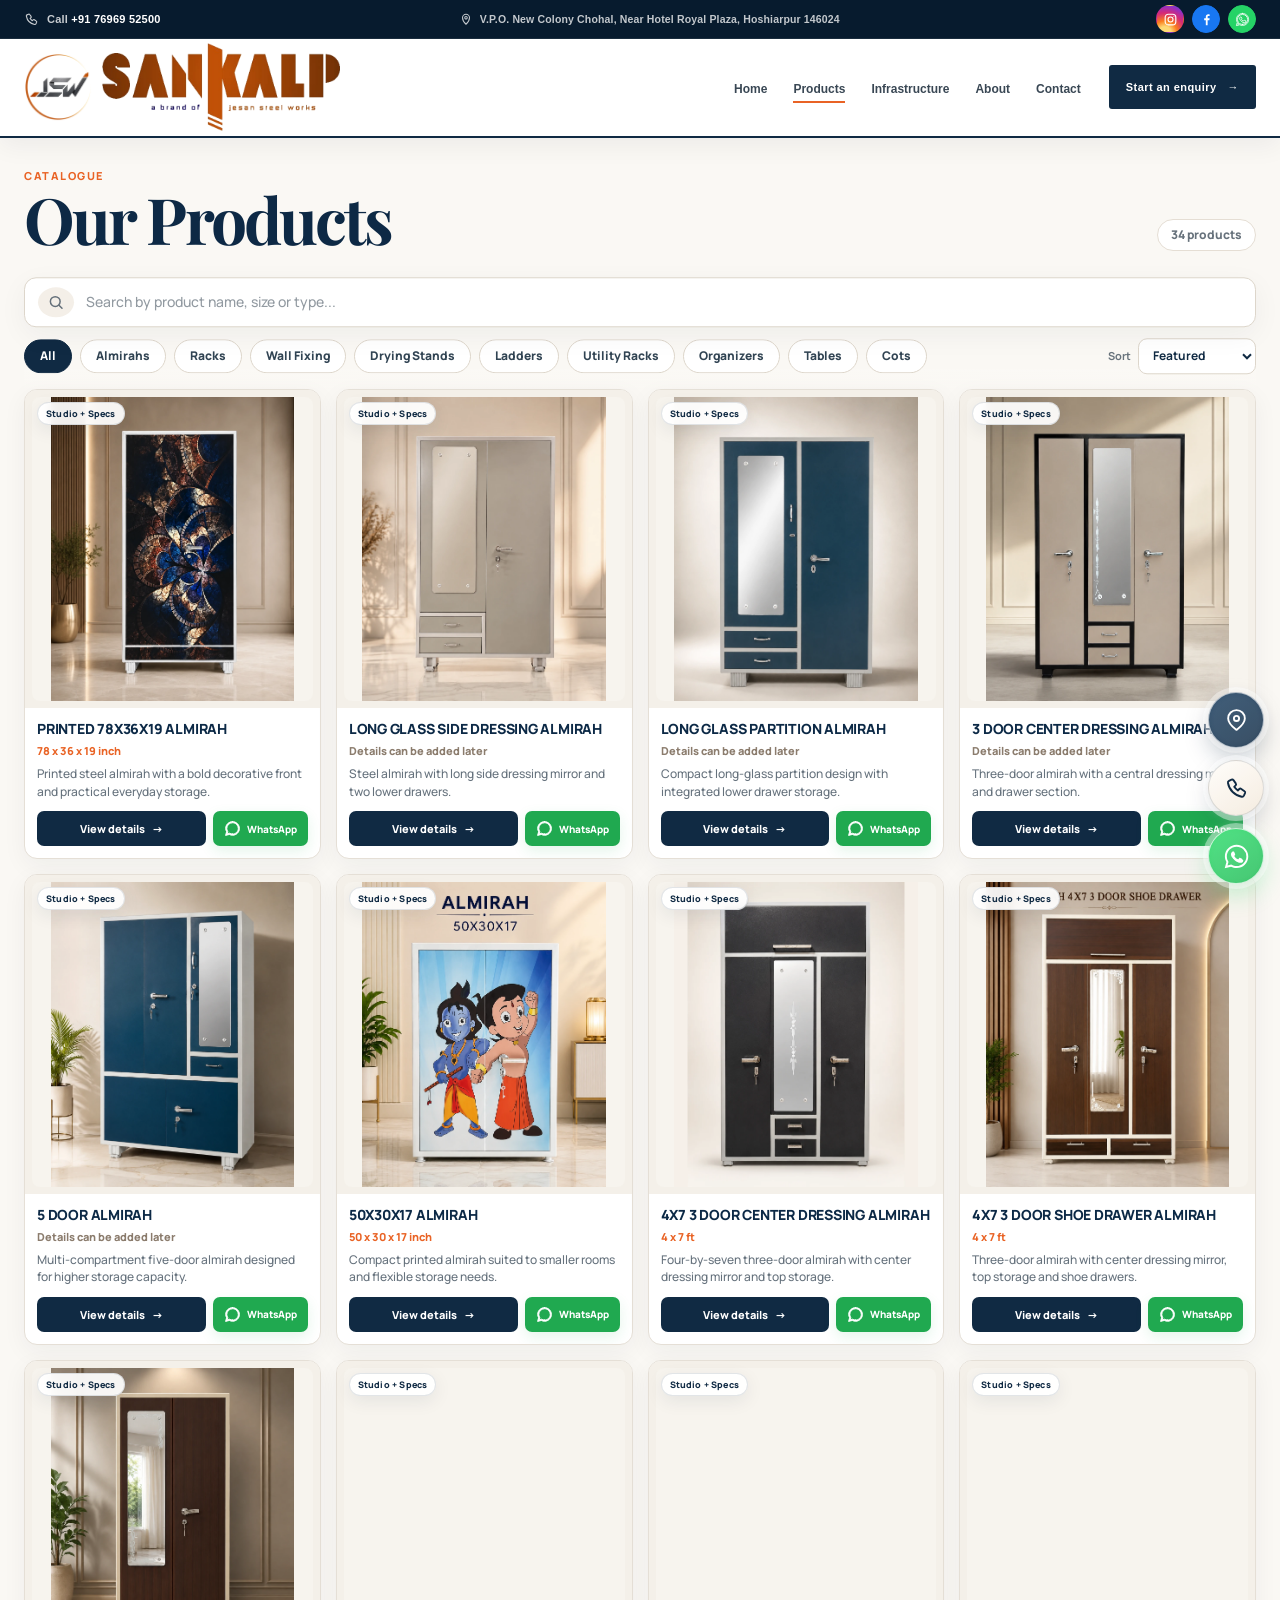
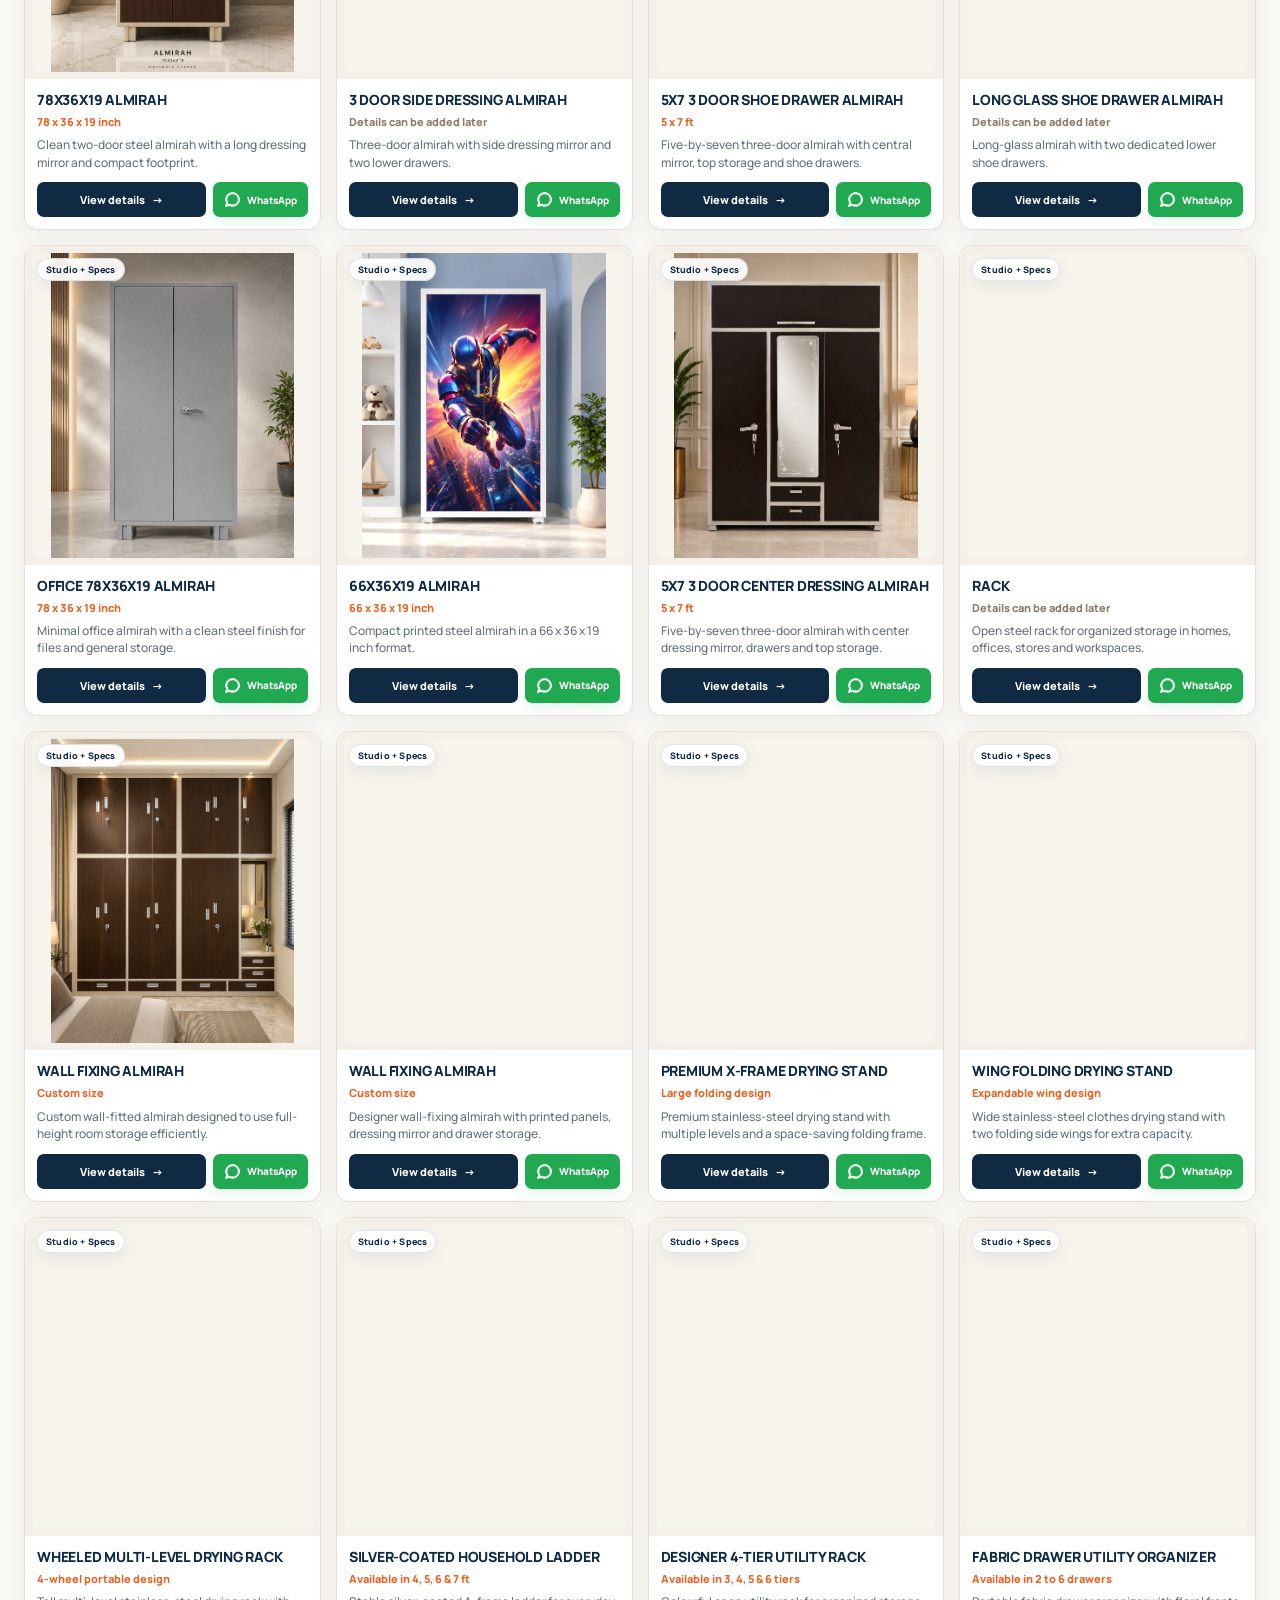
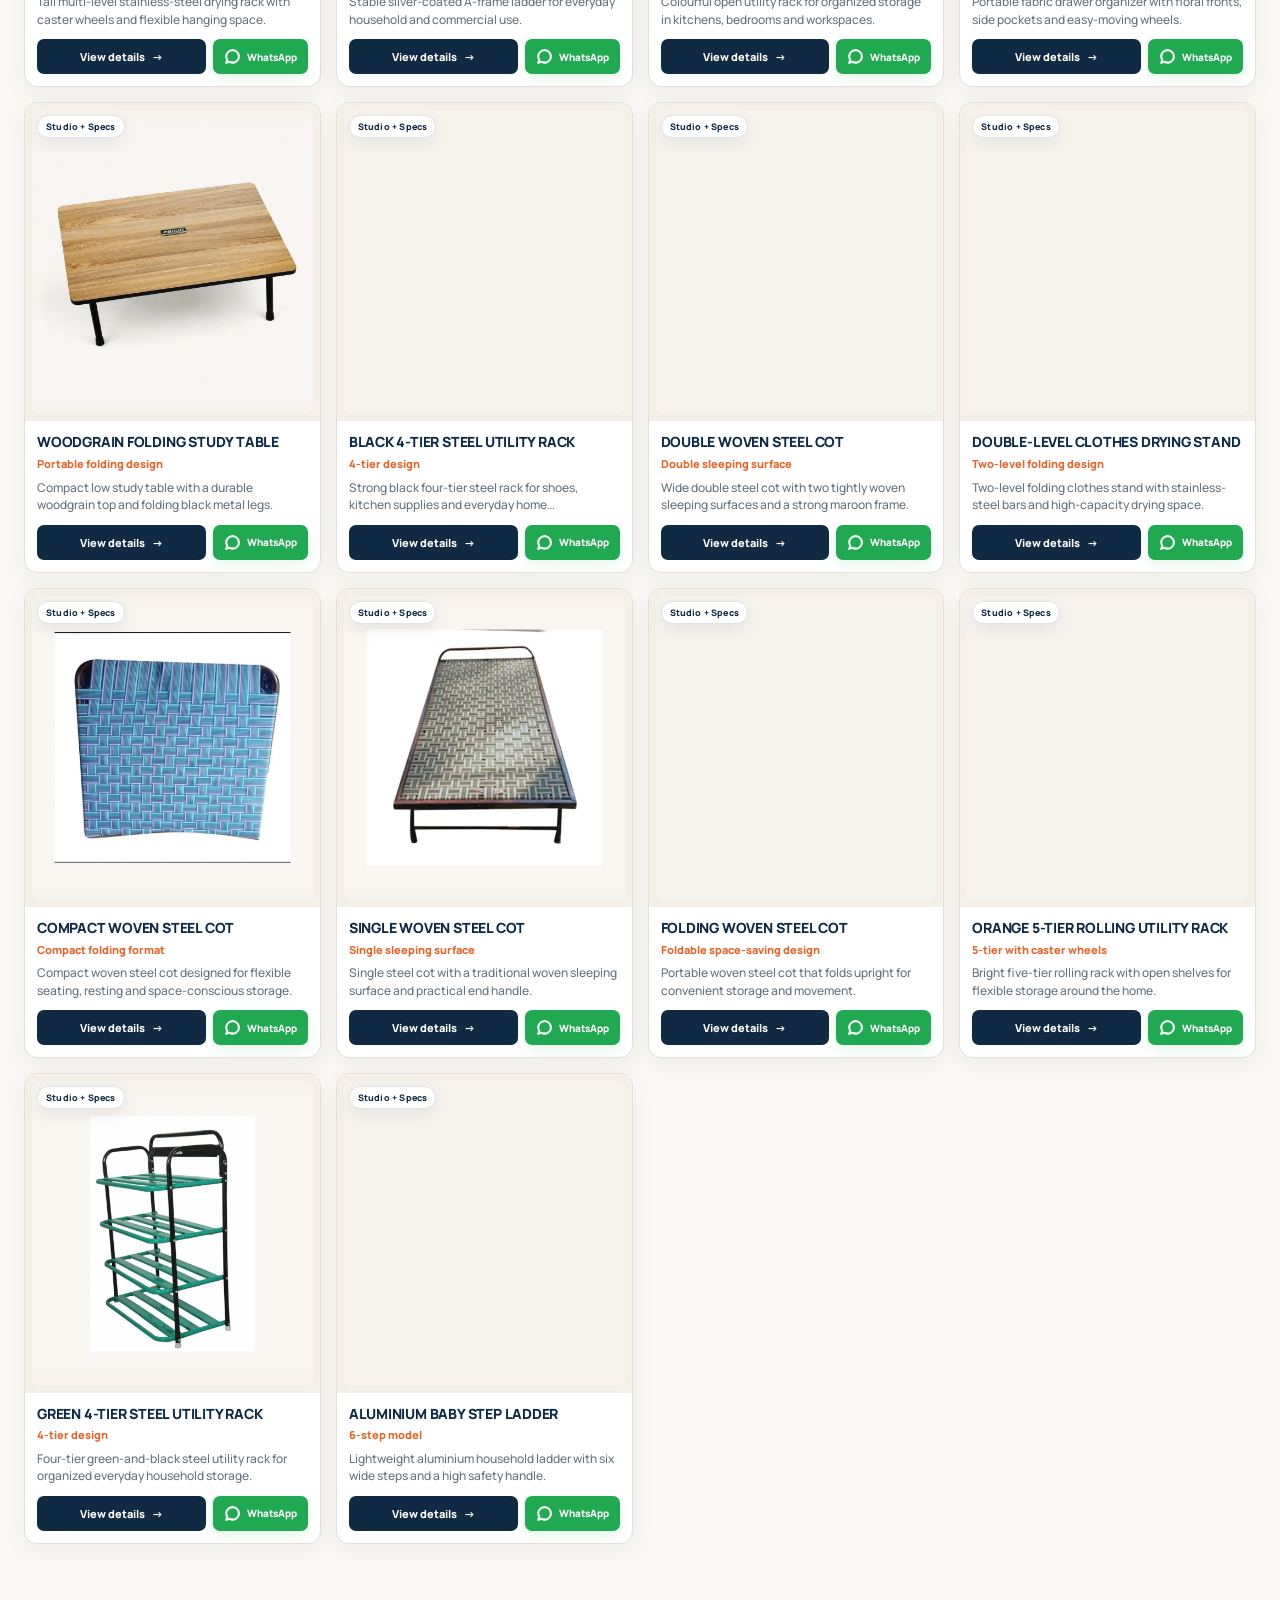
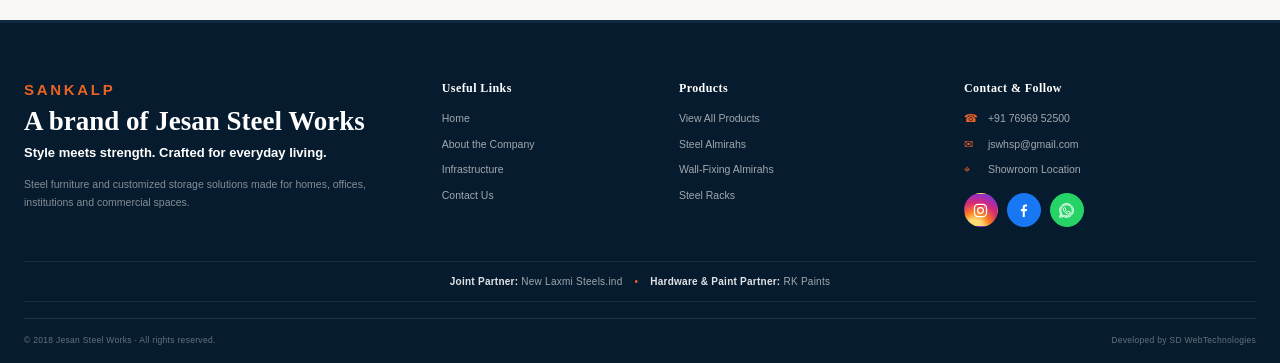
<file: products.html>
<!DOCTYPE html>

<html lang="en">
<head>
<meta charset="utf-8"/>
<meta content="width=device-width, initial-scale=1" name="viewport"/>
<meta content="Browse SANKALP steel furniture by Jesan Steel Works in Hoshiarpur." name="description"/>
<meta content="#102a43" name="theme-color"/>
<title>Our Products — SANKALP Steel Furniture</title>
<link rel="icon" href="/favicon.ico" sizes="any">
<link rel="icon" type="image/png" sizes="48x48" href="/favicon-48x48.png">
<link rel="icon" type="image/png" sizes="96x96" href="/favicon-96x96.png">
<link rel="icon" type="image/png" sizes="192x192" href="/favicon-192x192.png">
<link rel="apple-touch-icon" sizes="180x180" href="/apple-touch-icon.png">
<link rel="manifest" href="/site.webmanifest">
<link href="https://fonts.googleapis.com" rel="preconnect"/>
<link crossorigin="" href="https://fonts.gstatic.com" rel="preconnect"/>
<link href="https://fonts.googleapis.com/css2?family=Manrope:wght@400;500;600;700;800&amp;family=Playfair+Display:wght@600;700&amp;display=swap" rel="stylesheet"/>
<link href="styles.css" rel="stylesheet"/>
<link href="products.css" rel="stylesheet"/>
<script defer="" src="site-config.js"></script>
<script defer="" src="script.js"></script>
</head>
<body class="products-page">
<div aria-label="Jesan Steel Works quick contact" class="client-ribbon">
<div class="container client-ribbon-inner">
<a aria-label="Call Jesan Steel Works" class="client-ribbon-phone" data-call-link="" href="tel:+917696952500">
<svg aria-hidden="true" viewbox="0 0 24 24"><path d="M7.2 3.5 4.8 4.6c-.8.4-1.2 1.2-1 2.1 1.2 6.7 6.5 12 13.2 13.2.9.2 1.7-.2 2.1-1l1.1-2.4c.3-.7.1-1.5-.5-1.9l-3.1-2.2c-.6-.4-1.4-.4-1.9.1l-1.4 1.4a13 13 0 0 1-3.5-3.5l1.4-1.4c.5-.5.5-1.3.1-1.9L9.1 4c-.4-.6-1.2-.8-1.9-.5Z"></path></svg>
<span>Call <strong data-phone-display="">+91 76969 52500</strong></span>
</a>
<div aria-label="Social and messaging links" class="client-ribbon-socials">
<a aria-label="Instagram" class="client-ribbon-social client-ribbon-instagram" data-instagram-link="" href="https://www.instagram.com/jesansteelworks?utm_source=qr" rel="noopener noreferrer" target="_blank" title="Open Instagram">
<svg aria-hidden="true" viewbox="0 0 24 24"><rect height="17" rx="5" width="17" x="3.5" y="3.5"></rect><circle cx="12" cy="12" r="4"></circle><circle cx="17.4" cy="6.7" fill="currentColor" r=".8" stroke="none"></circle></svg>
</a>
<a aria-label="Facebook" class="client-ribbon-social client-ribbon-facebook" data-facebook-link="" href="https://www.facebook.com/share/1GFefMk7Kp/" rel="noopener noreferrer" target="_blank" title="Open Facebook">
<svg aria-hidden="true" viewbox="0 0 24 24"><path d="M13.8 21v-8h2.8l.4-3h-3.2V8.1c0-.9.3-1.6 1.7-1.6H17V3.8c-.4-.1-1.2-.2-2.2-.2-2.3 0-3.9 1.4-3.9 4V10H8.3v3h2.6v8h2.9Z" fill="currentColor" stroke="none"></path></svg>
</a>
<a aria-label="WhatsApp Jesan Steel Works" class="client-ribbon-social client-ribbon-whatsapp" data-whatsapp-link="" data-whatsapp-message="Hello SANKALP, I would like to enquire about your steel furniture." href="https://wa.me/917696952500" rel="noopener noreferrer" target="_blank">
<svg aria-hidden="true" viewbox="0 0 32 32"><path d="M16.1 3C9 3 3.2 8.7 3.2 15.8c0 2.2.6 4.4 1.7 6.3L3 29l7-1.8c1.8 1 3.9 1.5 6.1 1.5 7.1 0 12.9-5.7 12.9-12.8S23.2 3 16.1 3Zm0 23.5c-2 0-3.9-.5-5.5-1.5l-.4-.2-4.1 1.1 1.1-4-.3-.4a10.5 10.5 0 0 1-1.6-5.6c0-5.9 4.8-10.7 10.8-10.7 2.9 0 5.6 1.1 7.6 3.1a10.6 10.6 0 0 1 3.2 7.6c0 5.8-4.8 10.6-10.8 10.6Zm5.9-8c-.3-.2-1.9-.9-2.2-1-.3-.1-.5-.2-.7.2-.2.3-.8 1-.9 1.2-.2.2-.3.2-.6.1-1.7-.8-2.8-1.5-3.9-3.4-.3-.5.3-.5.8-1.6.1-.2 0-.4 0-.6l-1-2.4c-.3-.6-.6-.5-.8-.5h-.7c-.2 0-.6.1-.9.4-.3.4-1.2 1.2-1.2 2.8s1.2 3.2 1.4 3.4c.2.2 2.3 3.6 5.7 5 .8.3 1.4.6 1.9.7.8.3 1.6.2 2.2.1.7-.1 1.9-.8 2.1-1.5.3-.7.3-1.4.2-1.5-.1-.2-.4-.3-.7-.4Z"></path></svg>
</a>
</div>
</div>
</div>
<header class="site-header products-header"><div class="container header-inner">
<a aria-label="SANKALP home" class="wordmark brand-image-lockup" href="index.html"><img alt="JSW logo" class="brand-logo-mark" src="assets/images/jsw-logo-transparent.png"/><img alt="SANKALP — a brand of Jesan Steel Works" class="brand-sankalp-wordmark" src="assets/images/sankalp-wordmark-brand-transparent.png"/></a>
<button aria-controls="main-navigation" aria-expanded="false" aria-label="Toggle navigation" class="menu-toggle" type="button"><span></span><span></span><span></span></button>
<nav aria-label="Main navigation" class="main-nav" id="main-navigation"><a href="index.html">Home</a><a class="active" href="products.html">Products</a><a href="infrastructure.html">Infrastructure</a><a href="about.html">About</a><a href="contact.html">Contact</a></nav>
<a class="header-enquiry" href="contact.html">Start an enquiry <span aria-hidden="true">→</span></a>
</div></header>
<main class="catalog-main">
<section aria-labelledby="catalog-title" class="container catalog-intro"><div><span class="catalog-eyebrow">Catalogue</span><h1 id="catalog-title">Our Products</h1></div><span class="catalog-total" data-count="">34 products</span></section>
<section aria-label="Product search and filters" class="container catalog-controls">
<div class="catalog-search"><button aria-label="Search products" class="catalog-search-icon" data-search-focus="" type="button"><svg aria-hidden="true" viewbox="0 0 24 24"><circle cx="11" cy="11" r="6.5"></circle><path d="m16 16 4 4"></path></svg></button><input aria-label="Search products" autocomplete="off" data-search="" placeholder="Search by product name, size or type..." type="search"/><button aria-label="Clear search" class="catalog-search-clear" data-clear-search="" title="Clear search" type="button">×</button></div>
<div class="catalog-filter-row"><div aria-label="Product categories" class="catalog-chips"><button class="catalog-chip active" data-filter="All" type="button">All</button><button class="catalog-chip" data-filter="Almirahs" type="button">Almirahs</button><button class="catalog-chip" data-filter="Racks" type="button">Racks</button><button class="catalog-chip" data-filter="Wall Fixing" type="button">Wall Fixing</button><button class="catalog-chip" data-filter="Drying Stands" type="button">Drying Stands</button><button class="catalog-chip" data-filter="Ladders" type="button">Ladders</button><button class="catalog-chip" data-filter="Utility Racks" type="button">Utility Racks</button><button class="catalog-chip" data-filter="Organizers" type="button">Organizers</button><button class="catalog-chip" data-filter="Tables" type="button">Tables</button><button class="catalog-chip" data-filter="Cots" type="button">Cots</button></div><label class="catalog-sort">Sort <select data-sort=""><option value="featured">Featured</option><option value="az">Name A–Z</option><option value="za">Name Z–A</option></select></label></div>
</section>
<section class="container"><div class="catalog-grid" data-grid=""><article aria-label="Open PRINTED 78X36X19 ALMIRAH" class="catalog-card" data-category="Almirahs" data-desc="Printed steel almirah with a bold decorative front and practical everyday storage." data-features="Printed front design|Strong steel body|Secure locking|Custom internal storage options" data-image="assets/images/products/ai/01-studio.webp" data-index="0" data-name="PRINTED 78X36X19 ALMIRAH" data-product-card="" data-search="printed 78x36x19 almirah 78 x 36 x 19 inch almirahs printed steel almirah with a bold decorative front and practical everyday storage. printed front design strong steel body secure locking custom internal storage options" data-size="78 x 36 x 19 inch" data-spec-image="assets/images/products/ai/01-spec.webp" data-studio-image="assets/images/products/ai/01-studio.webp" role="button" tabindex="0">
<div class="catalog-card-image"><img alt="PRINTED 78X36X19 ALMIRAH" decoding="async" loading="lazy" src="assets/images/products/ai/01-studio.webp"/><span class="catalog-quick-view">Quick view</span><span class="catalog-ai-badge">Studio + Specs</span></div>
<div class="catalog-card-copy"><h2>PRINTED 78X36X19 ALMIRAH</h2><span class="catalog-size">78 x 36 x 19 inch</span><p>Printed steel almirah with a bold decorative front and practical everyday storage.</p><div class="catalog-card-actions"><button aria-label="View details for PRINTED 78X36X19 ALMIRAH" class="catalog-details-btn" data-card-details="" type="button">View details <span aria-hidden="true">→</span></button><a aria-label="Enquire about PRINTED 78X36X19 ALMIRAH on WhatsApp" class="catalog-card-whatsapp" href="https://wa.me/917696952500?text=Hello%20SANKALP%2C%20I%20would%20like%20to%20enquire%20about%20this%20product.%0A%0AProduct%3A%20PRINTED%2078X36X19%20ALMIRAH%0ASize%3A%2078%20x%2036%20x%2019%20inch%0A%0APlease%20share%20available%20designs%2C%20customization%20options%2C%20price%20and%20delivery%20details." rel="noopener noreferrer" target="_blank"><svg aria-hidden="true" viewbox="0 0 32 32"><path d="M16.1 3C9 3 3.2 8.7 3.2 15.8c0 2.2.6 4.4 1.7 6.3L3 29l7-1.8c1.8 1 3.9 1.5 6.1 1.5 7.1 0 12.9-5.7 12.9-12.8S23.2 3 16.1 3Zm0 23.5c-2 0-3.9-.5-5.5-1.5l-.4-.2-4.1 1.1 1.1-4-.3-.4a10.5 10.5 0 0 1-1.6-5.6c0-5.9 4.8-10.7 10.8-10.7 2.9 0 5.6 1.1 7.6 3.1a10.6 10.6 0 0 1 3.2 7.6c0 5.8-4.8 10.6-10.8 10.6Z"></path></svg><span class="catalog-card-wa-label">WhatsApp</span></a></div></div>
</article>
<article aria-label="Open LONG GLASS SIDE DRESSING ALMIRAH" class="catalog-card" data-category="Almirahs" data-desc="Steel almirah with long side dressing mirror and two lower drawers." data-features="Long side dressing mirror|Two lower drawers|Strong steel body|Secure locking" data-image="assets/images/products/ai/02-studio.webp" data-index="1" data-name="LONG GLASS SIDE DRESSING ALMIRAH" data-product-card="" data-search="long glass side dressing almirah add size later almirahs steel almirah with long side dressing mirror and two lower drawers. long side dressing mirror two lower drawers strong steel body secure locking" data-size="Details can be added later" data-spec-image="assets/images/products/ai/02-spec.webp" data-studio-image="assets/images/products/ai/02-studio.webp" role="button" tabindex="0">
<div class="catalog-card-image"><img alt="LONG GLASS SIDE DRESSING ALMIRAH" decoding="async" loading="lazy" src="assets/images/products/ai/02-studio.webp"/><span class="catalog-quick-view">Quick view</span><span class="catalog-ai-badge">Studio + Specs</span></div>
<div class="catalog-card-copy"><h2>LONG GLASS SIDE DRESSING ALMIRAH</h2><span class="catalog-size is-editable">Details can be added later</span><p>Steel almirah with long side dressing mirror and two lower drawers.</p><div class="catalog-card-actions"><button aria-label="View details for LONG GLASS SIDE DRESSING ALMIRAH" class="catalog-details-btn" data-card-details="" type="button">View details <span aria-hidden="true">→</span></button><a aria-label="Enquire about LONG GLASS SIDE DRESSING ALMIRAH on WhatsApp" class="catalog-card-whatsapp" href="https://wa.me/917696952500?text=Hello%20SANKALP%2C%20I%20would%20like%20to%20enquire%20about%20this%20product.%0A%0AProduct%3A%20LONG%20GLASS%20SIDE%20DRESSING%20ALMIRAH%0A%0APlease%20share%20available%20designs%2C%20customization%20options%2C%20price%20and%20delivery%20details." rel="noopener noreferrer" target="_blank"><svg aria-hidden="true" viewbox="0 0 32 32"><path d="M16.1 3C9 3 3.2 8.7 3.2 15.8c0 2.2.6 4.4 1.7 6.3L3 29l7-1.8c1.8 1 3.9 1.5 6.1 1.5 7.1 0 12.9-5.7 12.9-12.8S23.2 3 16.1 3Zm0 23.5c-2 0-3.9-.5-5.5-1.5l-.4-.2-4.1 1.1 1.1-4-.3-.4a10.5 10.5 0 0 1-1.6-5.6c0-5.9 4.8-10.7 10.8-10.7 2.9 0 5.6 1.1 7.6 3.1a10.6 10.6 0 0 1 3.2 7.6c0 5.8-4.8 10.6-10.8 10.6Z"></path></svg><span class="catalog-card-wa-label">WhatsApp</span></a></div></div>
</article>
<article aria-label="Open LONG GLASS PARTITION ALMIRAH" class="catalog-card" data-category="Almirahs" data-desc="Compact long-glass partition design with integrated lower drawer storage." data-features="Long glass partition|Two lower drawers|Steel construction|Secure locking" data-image="assets/images/products/ai/03-studio.webp" data-index="2" data-name="LONG GLASS PARTITION ALMIRAH" data-product-card="" data-search="long glass partition almirah add size later almirahs compact long-glass partition design with integrated lower drawer storage. long glass partition two lower drawers steel construction secure locking" data-size="Details can be added later" data-spec-image="assets/images/products/ai/03-spec.webp" data-studio-image="assets/images/products/ai/03-studio.webp" role="button" tabindex="0">
<div class="catalog-card-image"><img alt="LONG GLASS PARTITION ALMIRAH" decoding="async" loading="lazy" src="assets/images/products/ai/03-studio.webp"/><span class="catalog-quick-view">Quick view</span><span class="catalog-ai-badge">Studio + Specs</span></div>
<div class="catalog-card-copy"><h2>LONG GLASS PARTITION ALMIRAH</h2><span class="catalog-size is-editable">Details can be added later</span><p>Compact long-glass partition design with integrated lower drawer storage.</p><div class="catalog-card-actions"><button aria-label="View details for LONG GLASS PARTITION ALMIRAH" class="catalog-details-btn" data-card-details="" type="button">View details <span aria-hidden="true">→</span></button><a aria-label="Enquire about LONG GLASS PARTITION ALMIRAH on WhatsApp" class="catalog-card-whatsapp" href="https://wa.me/917696952500?text=Hello%20SANKALP%2C%20I%20would%20like%20to%20enquire%20about%20this%20product.%0A%0AProduct%3A%20LONG%20GLASS%20PARTITION%20ALMIRAH%0A%0APlease%20share%20available%20designs%2C%20customization%20options%2C%20price%20and%20delivery%20details." rel="noopener noreferrer" target="_blank"><svg aria-hidden="true" viewbox="0 0 32 32"><path d="M16.1 3C9 3 3.2 8.7 3.2 15.8c0 2.2.6 4.4 1.7 6.3L3 29l7-1.8c1.8 1 3.9 1.5 6.1 1.5 7.1 0 12.9-5.7 12.9-12.8S23.2 3 16.1 3Zm0 23.5c-2 0-3.9-.5-5.5-1.5l-.4-.2-4.1 1.1 1.1-4-.3-.4a10.5 10.5 0 0 1-1.6-5.6c0-5.9 4.8-10.7 10.8-10.7 2.9 0 5.6 1.1 7.6 3.1a10.6 10.6 0 0 1 3.2 7.6c0 5.8-4.8 10.6-10.8 10.6Z"></path></svg><span class="catalog-card-wa-label">WhatsApp</span></a></div></div>
</article>
<article aria-label="Open 3 DOOR CENTER DRESSING ALMIRAH" class="catalog-card" data-category="Almirahs" data-desc="Three-door almirah with a central dressing mirror and drawer section." data-features="Three-door layout|Center dressing mirror|Two drawers|Multiple storage zones" data-image="assets/images/products/ai/04-studio.webp" data-index="3" data-name="3 DOOR CENTER DRESSING ALMIRAH" data-product-card="" data-search="3 door center dressing almirah add size later almirahs three-door almirah with a central dressing mirror and drawer section. three-door layout center dressing mirror two drawers multiple storage zones" data-size="Details can be added later" data-spec-image="assets/images/products/ai/04-spec.webp" data-studio-image="assets/images/products/ai/04-studio.webp" role="button" tabindex="0">
<div class="catalog-card-image"><img alt="3 DOOR CENTER DRESSING ALMIRAH" decoding="async" loading="lazy" src="assets/images/products/ai/04-studio.webp"/><span class="catalog-quick-view">Quick view</span><span class="catalog-ai-badge">Studio + Specs</span></div>
<div class="catalog-card-copy"><h2>3 DOOR CENTER DRESSING ALMIRAH</h2><span class="catalog-size is-editable">Details can be added later</span><p>Three-door almirah with a central dressing mirror and drawer section.</p><div class="catalog-card-actions"><button aria-label="View details for 3 DOOR CENTER DRESSING ALMIRAH" class="catalog-details-btn" data-card-details="" type="button">View details <span aria-hidden="true">→</span></button><a aria-label="Enquire about 3 DOOR CENTER DRESSING ALMIRAH on WhatsApp" class="catalog-card-whatsapp" href="https://wa.me/917696952500?text=Hello%20SANKALP%2C%20I%20would%20like%20to%20enquire%20about%20this%20product.%0A%0AProduct%3A%203%20DOOR%20CENTER%20DRESSING%20ALMIRAH%0A%0APlease%20share%20available%20designs%2C%20customization%20options%2C%20price%20and%20delivery%20details." rel="noopener noreferrer" target="_blank"><svg aria-hidden="true" viewbox="0 0 32 32"><path d="M16.1 3C9 3 3.2 8.7 3.2 15.8c0 2.2.6 4.4 1.7 6.3L3 29l7-1.8c1.8 1 3.9 1.5 6.1 1.5 7.1 0 12.9-5.7 12.9-12.8S23.2 3 16.1 3Zm0 23.5c-2 0-3.9-.5-5.5-1.5l-.4-.2-4.1 1.1 1.1-4-.3-.4a10.5 10.5 0 0 1-1.6-5.6c0-5.9 4.8-10.7 10.8-10.7 2.9 0 5.6 1.1 7.6 3.1a10.6 10.6 0 0 1 3.2 7.6c0 5.8-4.8 10.6-10.8 10.6Z"></path></svg><span class="catalog-card-wa-label">WhatsApp</span></a></div></div>
</article>
<article aria-label="Open 5 DOOR ALMIRAH" class="catalog-card" data-category="Almirahs" data-desc="Multi-compartment five-door almirah designed for higher storage capacity." data-features="Five-door storage layout|Multiple compartments|Mirror section|Secure locking" data-image="assets/images/products/ai/05-studio.webp" data-index="4" data-name="5 DOOR ALMIRAH" data-product-card="" data-search="5 door almirah add size later almirahs multi-compartment five-door almirah designed for higher storage capacity. five-door storage layout multiple compartments mirror section secure locking" data-size="Details can be added later" data-spec-image="assets/images/products/ai/05-spec.webp" data-studio-image="assets/images/products/ai/05-studio.webp" role="button" tabindex="0">
<div class="catalog-card-image"><img alt="5 DOOR ALMIRAH" decoding="async" loading="lazy" src="assets/images/products/ai/05-studio.webp"/><span class="catalog-quick-view">Quick view</span><span class="catalog-ai-badge">Studio + Specs</span></div>
<div class="catalog-card-copy"><h2>5 DOOR ALMIRAH</h2><span class="catalog-size is-editable">Details can be added later</span><p>Multi-compartment five-door almirah designed for higher storage capacity.</p><div class="catalog-card-actions"><button aria-label="View details for 5 DOOR ALMIRAH" class="catalog-details-btn" data-card-details="" type="button">View details <span aria-hidden="true">→</span></button><a aria-label="Enquire about 5 DOOR ALMIRAH on WhatsApp" class="catalog-card-whatsapp" href="https://wa.me/917696952500?text=Hello%20SANKALP%2C%20I%20would%20like%20to%20enquire%20about%20this%20product.%0A%0AProduct%3A%205%20DOOR%20ALMIRAH%0A%0APlease%20share%20available%20designs%2C%20customization%20options%2C%20price%20and%20delivery%20details." rel="noopener noreferrer" target="_blank"><svg aria-hidden="true" viewbox="0 0 32 32"><path d="M16.1 3C9 3 3.2 8.7 3.2 15.8c0 2.2.6 4.4 1.7 6.3L3 29l7-1.8c1.8 1 3.9 1.5 6.1 1.5 7.1 0 12.9-5.7 12.9-12.8S23.2 3 16.1 3Zm0 23.5c-2 0-3.9-.5-5.5-1.5l-.4-.2-4.1 1.1 1.1-4-.3-.4a10.5 10.5 0 0 1-1.6-5.6c0-5.9 4.8-10.7 10.8-10.7 2.9 0 5.6 1.1 7.6 3.1a10.6 10.6 0 0 1 3.2 7.6c0 5.8-4.8 10.6-10.8 10.6Z"></path></svg><span class="catalog-card-wa-label">WhatsApp</span></a></div></div>
</article>
<article aria-label="Open 50X30X17 ALMIRAH" class="catalog-card" data-category="Almirahs" data-desc="Compact printed almirah suited to smaller rooms and flexible storage needs." data-features="Compact footprint|Printed front|Strong steel body|Secure lock" data-image="assets/images/products/ai/06-studio.webp" data-index="5" data-name="50X30X17 ALMIRAH" data-product-card="" data-search="50x30x17 almirah 50 x 30 x 17 inch almirahs compact printed almirah suited to smaller rooms and flexible storage needs. compact footprint printed front strong steel body secure lock" data-size="50 x 30 x 17 inch" data-spec-image="assets/images/products/ai/06-spec.webp" data-studio-image="assets/images/products/ai/06-studio.webp" role="button" tabindex="0">
<div class="catalog-card-image"><img alt="50X30X17 ALMIRAH" decoding="async" loading="lazy" src="assets/images/products/ai/06-studio.webp"/><span class="catalog-quick-view">Quick view</span><span class="catalog-ai-badge">Studio + Specs</span></div>
<div class="catalog-card-copy"><h2>50X30X17 ALMIRAH</h2><span class="catalog-size">50 x 30 x 17 inch</span><p>Compact printed almirah suited to smaller rooms and flexible storage needs.</p><div class="catalog-card-actions"><button aria-label="View details for 50X30X17 ALMIRAH" class="catalog-details-btn" data-card-details="" type="button">View details <span aria-hidden="true">→</span></button><a aria-label="Enquire about 50X30X17 ALMIRAH on WhatsApp" class="catalog-card-whatsapp" href="https://wa.me/917696952500?text=Hello%20SANKALP%2C%20I%20would%20like%20to%20enquire%20about%20this%20product.%0A%0AProduct%3A%2050X30X17%20ALMIRAH%0ASize%3A%2050%20x%2030%20x%2017%20inch%0A%0APlease%20share%20available%20designs%2C%20customization%20options%2C%20price%20and%20delivery%20details." rel="noopener noreferrer" target="_blank"><svg aria-hidden="true" viewbox="0 0 32 32"><path d="M16.1 3C9 3 3.2 8.7 3.2 15.8c0 2.2.6 4.4 1.7 6.3L3 29l7-1.8c1.8 1 3.9 1.5 6.1 1.5 7.1 0 12.9-5.7 12.9-12.8S23.2 3 16.1 3Zm0 23.5c-2 0-3.9-.5-5.5-1.5l-.4-.2-4.1 1.1 1.1-4-.3-.4a10.5 10.5 0 0 1-1.6-5.6c0-5.9 4.8-10.7 10.8-10.7 2.9 0 5.6 1.1 7.6 3.1a10.6 10.6 0 0 1 3.2 7.6c0 5.8-4.8 10.6-10.8 10.6Z"></path></svg><span class="catalog-card-wa-label">WhatsApp</span></a></div></div>
</article>
<article aria-label="Open 4X7 3 DOOR CENTER DRESSING ALMIRAH" class="catalog-card" data-category="Almirahs" data-desc="Four-by-seven three-door almirah with center dressing mirror and top storage." data-features="Three-door layout|Center dressing mirror|Top storage compartment|Two drawers" data-image="assets/images/products/ai/07-studio.webp" data-index="6" data-name="4X7 3 DOOR CENTER DRESSING ALMIRAH" data-product-card="" data-search="4x7 3 door center dressing almirah 4 x 7 ft almirahs four-by-seven three-door almirah with center dressing mirror and top storage. three-door layout center dressing mirror top storage compartment two drawers" data-size="4 x 7 ft" data-spec-image="assets/images/products/ai/07-spec.webp" data-studio-image="assets/images/products/ai/07-studio.webp" role="button" tabindex="0">
<div class="catalog-card-image"><img alt="4X7 3 DOOR CENTER DRESSING ALMIRAH" decoding="async" loading="lazy" src="assets/images/products/ai/07-studio.webp"/><span class="catalog-quick-view">Quick view</span><span class="catalog-ai-badge">Studio + Specs</span></div>
<div class="catalog-card-copy"><h2>4X7 3 DOOR CENTER DRESSING ALMIRAH</h2><span class="catalog-size">4 x 7 ft</span><p>Four-by-seven three-door almirah with center dressing mirror and top storage.</p><div class="catalog-card-actions"><button aria-label="View details for 4X7 3 DOOR CENTER DRESSING ALMIRAH" class="catalog-details-btn" data-card-details="" type="button">View details <span aria-hidden="true">→</span></button><a aria-label="Enquire about 4X7 3 DOOR CENTER DRESSING ALMIRAH on WhatsApp" class="catalog-card-whatsapp" href="https://wa.me/917696952500?text=Hello%20SANKALP%2C%20I%20would%20like%20to%20enquire%20about%20this%20product.%0A%0AProduct%3A%204X7%203%20DOOR%20CENTER%20DRESSING%20ALMIRAH%0ASize%3A%204%20x%207%20ft%0A%0APlease%20share%20available%20designs%2C%20customization%20options%2C%20price%20and%20delivery%20details." rel="noopener noreferrer" target="_blank"><svg aria-hidden="true" viewbox="0 0 32 32"><path d="M16.1 3C9 3 3.2 8.7 3.2 15.8c0 2.2.6 4.4 1.7 6.3L3 29l7-1.8c1.8 1 3.9 1.5 6.1 1.5 7.1 0 12.9-5.7 12.9-12.8S23.2 3 16.1 3Zm0 23.5c-2 0-3.9-.5-5.5-1.5l-.4-.2-4.1 1.1 1.1-4-.3-.4a10.5 10.5 0 0 1-1.6-5.6c0-5.9 4.8-10.7 10.8-10.7 2.9 0 5.6 1.1 7.6 3.1a10.6 10.6 0 0 1 3.2 7.6c0 5.8-4.8 10.6-10.8 10.6Z"></path></svg><span class="catalog-card-wa-label">WhatsApp</span></a></div></div>
</article>
<article aria-label="Open 4X7 3 DOOR SHOE DRAWER ALMIRAH" class="catalog-card" data-category="Almirahs" data-desc="Three-door almirah with center dressing mirror, top storage and shoe drawers." data-features="Three-door layout|Center dressing mirror|Shoe drawers|Top storage compartment" data-image="assets/images/products/ai/08-studio.webp" data-index="7" data-name="4X7 3 DOOR SHOE DRAWER ALMIRAH" data-product-card="" data-search="4x7 3 door shoe drawer almirah 4 x 7 ft almirahs three-door almirah with center dressing mirror, top storage and shoe drawers. three-door layout center dressing mirror shoe drawers top storage compartment" data-size="4 x 7 ft" data-spec-image="assets/images/products/ai/08-spec.webp" data-studio-image="assets/images/products/ai/08-studio.webp" role="button" tabindex="0">
<div class="catalog-card-image"><img alt="4X7 3 DOOR SHOE DRAWER ALMIRAH" decoding="async" loading="lazy" src="assets/images/products/ai/08-studio.webp"/><span class="catalog-quick-view">Quick view</span><span class="catalog-ai-badge">Studio + Specs</span></div>
<div class="catalog-card-copy"><h2>4X7 3 DOOR SHOE DRAWER ALMIRAH</h2><span class="catalog-size">4 x 7 ft</span><p>Three-door almirah with center dressing mirror, top storage and shoe drawers.</p><div class="catalog-card-actions"><button aria-label="View details for 4X7 3 DOOR SHOE DRAWER ALMIRAH" class="catalog-details-btn" data-card-details="" type="button">View details <span aria-hidden="true">→</span></button><a aria-label="Enquire about 4X7 3 DOOR SHOE DRAWER ALMIRAH on WhatsApp" class="catalog-card-whatsapp" href="https://wa.me/917696952500?text=Hello%20SANKALP%2C%20I%20would%20like%20to%20enquire%20about%20this%20product.%0A%0AProduct%3A%204X7%203%20DOOR%20SHOE%20DRAWER%20ALMIRAH%0ASize%3A%204%20x%207%20ft%0A%0APlease%20share%20available%20designs%2C%20customization%20options%2C%20price%20and%20delivery%20details." rel="noopener noreferrer" target="_blank"><svg aria-hidden="true" viewbox="0 0 32 32"><path d="M16.1 3C9 3 3.2 8.7 3.2 15.8c0 2.2.6 4.4 1.7 6.3L3 29l7-1.8c1.8 1 3.9 1.5 6.1 1.5 7.1 0 12.9-5.7 12.9-12.8S23.2 3 16.1 3Zm0 23.5c-2 0-3.9-.5-5.5-1.5l-.4-.2-4.1 1.1 1.1-4-.3-.4a10.5 10.5 0 0 1-1.6-5.6c0-5.9 4.8-10.7 10.8-10.7 2.9 0 5.6 1.1 7.6 3.1a10.6 10.6 0 0 1 3.2 7.6c0 5.8-4.8 10.6-10.8 10.6Z"></path></svg><span class="catalog-card-wa-label">WhatsApp</span></a></div></div>
</article>
<article aria-label="Open 78X36X19 ALMIRAH" class="catalog-card" data-category="Almirahs" data-desc="Clean two-door steel almirah with a long dressing mirror and compact footprint." data-features="Two-door layout|Long dressing mirror|Strong steel body|Secure locking" data-image="assets/images/products/ai/09-studio.webp" data-index="8" data-name="78X36X19 ALMIRAH" data-product-card="" data-search="78x36x19 almirah 78 x 36 x 19 inch almirahs clean two-door steel almirah with a long dressing mirror and compact footprint. two-door layout long dressing mirror strong steel body secure locking" data-size="78 x 36 x 19 inch" data-spec-image="assets/images/products/ai/09-spec.webp" data-studio-image="assets/images/products/ai/09-studio.webp" role="button" tabindex="0">
<div class="catalog-card-image"><img alt="78X36X19 ALMIRAH" decoding="async" loading="lazy" src="assets/images/products/ai/09-studio.webp"/><span class="catalog-quick-view">Quick view</span><span class="catalog-ai-badge">Studio + Specs</span></div>
<div class="catalog-card-copy"><h2>78X36X19 ALMIRAH</h2><span class="catalog-size">78 x 36 x 19 inch</span><p>Clean two-door steel almirah with a long dressing mirror and compact footprint.</p><div class="catalog-card-actions"><button aria-label="View details for 78X36X19 ALMIRAH" class="catalog-details-btn" data-card-details="" type="button">View details <span aria-hidden="true">→</span></button><a aria-label="Enquire about 78X36X19 ALMIRAH on WhatsApp" class="catalog-card-whatsapp" href="https://wa.me/917696952500?text=Hello%20SANKALP%2C%20I%20would%20like%20to%20enquire%20about%20this%20product.%0A%0AProduct%3A%2078X36X19%20ALMIRAH%0ASize%3A%2078%20x%2036%20x%2019%20inch%0A%0APlease%20share%20available%20designs%2C%20customization%20options%2C%20price%20and%20delivery%20details." rel="noopener noreferrer" target="_blank"><svg aria-hidden="true" viewbox="0 0 32 32"><path d="M16.1 3C9 3 3.2 8.7 3.2 15.8c0 2.2.6 4.4 1.7 6.3L3 29l7-1.8c1.8 1 3.9 1.5 6.1 1.5 7.1 0 12.9-5.7 12.9-12.8S23.2 3 16.1 3Zm0 23.5c-2 0-3.9-.5-5.5-1.5l-.4-.2-4.1 1.1 1.1-4-.3-.4a10.5 10.5 0 0 1-1.6-5.6c0-5.9 4.8-10.7 10.8-10.7 2.9 0 5.6 1.1 7.6 3.1a10.6 10.6 0 0 1 3.2 7.6c0 5.8-4.8 10.6-10.8 10.6Z"></path></svg><span class="catalog-card-wa-label">WhatsApp</span></a></div></div>
</article>
<article aria-label="Open 3 DOOR SIDE DRESSING ALMIRAH" class="catalog-card" data-category="Almirahs" data-desc="Three-door almirah with side dressing mirror and two lower drawers." data-features="Three-door layout|Side dressing mirror|Two lower drawers|Secure locking" data-image="assets/images/products/ai/10-studio.webp" data-index="9" data-name="3 DOOR SIDE DRESSING ALMIRAH" data-product-card="" data-search="3 door side dressing almirah add size later almirahs three-door almirah with side dressing mirror and two lower drawers. three-door layout side dressing mirror two lower drawers secure locking" data-size="Details can be added later" data-spec-image="assets/images/products/ai/10-spec.webp" data-studio-image="assets/images/products/ai/10-studio.webp" role="button" tabindex="0">
<div class="catalog-card-image"><img alt="3 DOOR SIDE DRESSING ALMIRAH" decoding="async" loading="lazy" src="assets/images/products/ai/10-studio.webp"/><span class="catalog-quick-view">Quick view</span><span class="catalog-ai-badge">Studio + Specs</span></div>
<div class="catalog-card-copy"><h2>3 DOOR SIDE DRESSING ALMIRAH</h2><span class="catalog-size is-editable">Details can be added later</span><p>Three-door almirah with side dressing mirror and two lower drawers.</p><div class="catalog-card-actions"><button aria-label="View details for 3 DOOR SIDE DRESSING ALMIRAH" class="catalog-details-btn" data-card-details="" type="button">View details <span aria-hidden="true">→</span></button><a aria-label="Enquire about 3 DOOR SIDE DRESSING ALMIRAH on WhatsApp" class="catalog-card-whatsapp" href="https://wa.me/917696952500?text=Hello%20SANKALP%2C%20I%20would%20like%20to%20enquire%20about%20this%20product.%0A%0AProduct%3A%203%20DOOR%20SIDE%20DRESSING%20ALMIRAH%0A%0APlease%20share%20available%20designs%2C%20customization%20options%2C%20price%20and%20delivery%20details." rel="noopener noreferrer" target="_blank"><svg aria-hidden="true" viewbox="0 0 32 32"><path d="M16.1 3C9 3 3.2 8.7 3.2 15.8c0 2.2.6 4.4 1.7 6.3L3 29l7-1.8c1.8 1 3.9 1.5 6.1 1.5 7.1 0 12.9-5.7 12.9-12.8S23.2 3 16.1 3Zm0 23.5c-2 0-3.9-.5-5.5-1.5l-.4-.2-4.1 1.1 1.1-4-.3-.4a10.5 10.5 0 0 1-1.6-5.6c0-5.9 4.8-10.7 10.8-10.7 2.9 0 5.6 1.1 7.6 3.1a10.6 10.6 0 0 1 3.2 7.6c0 5.8-4.8 10.6-10.8 10.6Z"></path></svg><span class="catalog-card-wa-label">WhatsApp</span></a></div></div>
</article>
<article aria-label="Open 5X7 3 DOOR SHOE DRAWER ALMIRAH" class="catalog-card" data-category="Almirahs" data-desc="Five-by-seven three-door almirah with central mirror, top storage and shoe drawers." data-features="Three-door layout|Center dressing mirror|Shoe drawers|Top storage compartment" data-image="assets/images/products/ai/11-studio.webp" data-index="10" data-name="5X7 3 DOOR SHOE DRAWER ALMIRAH" data-product-card="" data-search="5x7 3 door shoe drawer almirah 5 x 7 ft almirahs five-by-seven three-door almirah with central mirror, top storage and shoe drawers. three-door layout center dressing mirror shoe drawers top storage compartment" data-size="5 x 7 ft" data-spec-image="assets/images/products/ai/11-spec.webp" data-studio-image="assets/images/products/ai/11-studio.webp" role="button" tabindex="0">
<div class="catalog-card-image"><img alt="5X7 3 DOOR SHOE DRAWER ALMIRAH" decoding="async" loading="lazy" src="assets/images/products/ai/11-studio.webp"/><span class="catalog-quick-view">Quick view</span><span class="catalog-ai-badge">Studio + Specs</span></div>
<div class="catalog-card-copy"><h2>5X7 3 DOOR SHOE DRAWER ALMIRAH</h2><span class="catalog-size">5 x 7 ft</span><p>Five-by-seven three-door almirah with central mirror, top storage and shoe drawers.</p><div class="catalog-card-actions"><button aria-label="View details for 5X7 3 DOOR SHOE DRAWER ALMIRAH" class="catalog-details-btn" data-card-details="" type="button">View details <span aria-hidden="true">→</span></button><a aria-label="Enquire about 5X7 3 DOOR SHOE DRAWER ALMIRAH on WhatsApp" class="catalog-card-whatsapp" href="https://wa.me/917696952500?text=Hello%20SANKALP%2C%20I%20would%20like%20to%20enquire%20about%20this%20product.%0A%0AProduct%3A%205X7%203%20DOOR%20SHOE%20DRAWER%20ALMIRAH%0ASize%3A%205%20x%207%20ft%0A%0APlease%20share%20available%20designs%2C%20customization%20options%2C%20price%20and%20delivery%20details." rel="noopener noreferrer" target="_blank"><svg aria-hidden="true" viewbox="0 0 32 32"><path d="M16.1 3C9 3 3.2 8.7 3.2 15.8c0 2.2.6 4.4 1.7 6.3L3 29l7-1.8c1.8 1 3.9 1.5 6.1 1.5 7.1 0 12.9-5.7 12.9-12.8S23.2 3 16.1 3Zm0 23.5c-2 0-3.9-.5-5.5-1.5l-.4-.2-4.1 1.1 1.1-4-.3-.4a10.5 10.5 0 0 1-1.6-5.6c0-5.9 4.8-10.7 10.8-10.7 2.9 0 5.6 1.1 7.6 3.1a10.6 10.6 0 0 1 3.2 7.6c0 5.8-4.8 10.6-10.8 10.6Z"></path></svg><span class="catalog-card-wa-label">WhatsApp</span></a></div></div>
</article>
<article aria-label="Open LONG GLASS SHOE DRAWER ALMIRAH" class="catalog-card" data-category="Almirahs" data-desc="Long-glass almirah with two dedicated lower shoe drawers." data-features="Long glass dressing mirror|Two shoe drawers|Strong steel body|Secure locking" data-image="assets/images/products/ai/12-studio.webp" data-index="11" data-name="LONG GLASS SHOE DRAWER ALMIRAH" data-product-card="" data-search="long glass shoe drawer almirah add size later almirahs long-glass almirah with two dedicated lower shoe drawers. long glass dressing mirror two shoe drawers strong steel body secure locking" data-size="Details can be added later" data-spec-image="assets/images/products/ai/12-spec.webp" data-studio-image="assets/images/products/ai/12-studio.webp" role="button" tabindex="0">
<div class="catalog-card-image"><img alt="LONG GLASS SHOE DRAWER ALMIRAH" decoding="async" loading="lazy" src="assets/images/products/ai/12-studio.webp"/><span class="catalog-quick-view">Quick view</span><span class="catalog-ai-badge">Studio + Specs</span></div>
<div class="catalog-card-copy"><h2>LONG GLASS SHOE DRAWER ALMIRAH</h2><span class="catalog-size is-editable">Details can be added later</span><p>Long-glass almirah with two dedicated lower shoe drawers.</p><div class="catalog-card-actions"><button aria-label="View details for LONG GLASS SHOE DRAWER ALMIRAH" class="catalog-details-btn" data-card-details="" type="button">View details <span aria-hidden="true">→</span></button><a aria-label="Enquire about LONG GLASS SHOE DRAWER ALMIRAH on WhatsApp" class="catalog-card-whatsapp" href="https://wa.me/917696952500?text=Hello%20SANKALP%2C%20I%20would%20like%20to%20enquire%20about%20this%20product.%0A%0AProduct%3A%20LONG%20GLASS%20SHOE%20DRAWER%20ALMIRAH%0A%0APlease%20share%20available%20designs%2C%20customization%20options%2C%20price%20and%20delivery%20details." rel="noopener noreferrer" target="_blank"><svg aria-hidden="true" viewbox="0 0 32 32"><path d="M16.1 3C9 3 3.2 8.7 3.2 15.8c0 2.2.6 4.4 1.7 6.3L3 29l7-1.8c1.8 1 3.9 1.5 6.1 1.5 7.1 0 12.9-5.7 12.9-12.8S23.2 3 16.1 3Zm0 23.5c-2 0-3.9-.5-5.5-1.5l-.4-.2-4.1 1.1 1.1-4-.3-.4a10.5 10.5 0 0 1-1.6-5.6c0-5.9 4.8-10.7 10.8-10.7 2.9 0 5.6 1.1 7.6 3.1a10.6 10.6 0 0 1 3.2 7.6c0 5.8-4.8 10.6-10.8 10.6Z"></path></svg><span class="catalog-card-wa-label">WhatsApp</span></a></div></div>
</article>
<article aria-label="Open OFFICE 78X36X19 ALMIRAH" class="catalog-card" data-category="Almirahs" data-desc="Minimal office almirah with a clean steel finish for files and general storage." data-features="Office-focused design|Two-door storage|Strong steel body|Secure locking" data-image="assets/images/products/ai/13-studio.webp" data-index="12" data-name="OFFICE 78X36X19 ALMIRAH" data-product-card="" data-search="office 78x36x19 almirah 78 x 36 x 19 inch almirahs minimal office almirah with a clean steel finish for files and general storage. office-focused design two-door storage strong steel body secure locking" data-size="78 x 36 x 19 inch" data-spec-image="assets/images/products/ai/13-spec.webp" data-studio-image="assets/images/products/ai/13-studio.webp" role="button" tabindex="0">
<div class="catalog-card-image"><img alt="OFFICE 78X36X19 ALMIRAH" decoding="async" loading="lazy" src="assets/images/products/ai/13-studio.webp"/><span class="catalog-quick-view">Quick view</span><span class="catalog-ai-badge">Studio + Specs</span></div>
<div class="catalog-card-copy"><h2>OFFICE 78X36X19 ALMIRAH</h2><span class="catalog-size">78 x 36 x 19 inch</span><p>Minimal office almirah with a clean steel finish for files and general storage.</p><div class="catalog-card-actions"><button aria-label="View details for OFFICE 78X36X19 ALMIRAH" class="catalog-details-btn" data-card-details="" type="button">View details <span aria-hidden="true">→</span></button><a aria-label="Enquire about OFFICE 78X36X19 ALMIRAH on WhatsApp" class="catalog-card-whatsapp" href="https://wa.me/917696952500?text=Hello%20SANKALP%2C%20I%20would%20like%20to%20enquire%20about%20this%20product.%0A%0AProduct%3A%20OFFICE%2078X36X19%20ALMIRAH%0ASize%3A%2078%20x%2036%20x%2019%20inch%0A%0APlease%20share%20available%20designs%2C%20customization%20options%2C%20price%20and%20delivery%20details." rel="noopener noreferrer" target="_blank"><svg aria-hidden="true" viewbox="0 0 32 32"><path d="M16.1 3C9 3 3.2 8.7 3.2 15.8c0 2.2.6 4.4 1.7 6.3L3 29l7-1.8c1.8 1 3.9 1.5 6.1 1.5 7.1 0 12.9-5.7 12.9-12.8S23.2 3 16.1 3Zm0 23.5c-2 0-3.9-.5-5.5-1.5l-.4-.2-4.1 1.1 1.1-4-.3-.4a10.5 10.5 0 0 1-1.6-5.6c0-5.9 4.8-10.7 10.8-10.7 2.9 0 5.6 1.1 7.6 3.1a10.6 10.6 0 0 1 3.2 7.6c0 5.8-4.8 10.6-10.8 10.6Z"></path></svg><span class="catalog-card-wa-label">WhatsApp</span></a></div></div>
</article>
<article aria-label="Open 66X36X19 ALMIRAH" class="catalog-card" data-category="Almirahs" data-desc="Compact printed steel almirah in a 66 x 36 x 19 inch format." data-features="Compact size|Printed front|Steel construction|Secure locking" data-image="assets/images/products/ai/14-studio.webp" data-index="13" data-name="66X36X19 ALMIRAH" data-product-card="" data-search="66x36x19 almirah 66 x 36 x 19 inch almirahs compact printed steel almirah in a 66 x 36 x 19 inch format. compact size printed front steel construction secure locking" data-size="66 x 36 x 19 inch" data-spec-image="assets/images/products/ai/14-spec.webp" data-studio-image="assets/images/products/ai/14-studio.webp" role="button" tabindex="0">
<div class="catalog-card-image"><img alt="66X36X19 ALMIRAH" decoding="async" loading="lazy" src="assets/images/products/ai/14-studio.webp"/><span class="catalog-quick-view">Quick view</span><span class="catalog-ai-badge">Studio + Specs</span></div>
<div class="catalog-card-copy"><h2>66X36X19 ALMIRAH</h2><span class="catalog-size">66 x 36 x 19 inch</span><p>Compact printed steel almirah in a 66 x 36 x 19 inch format.</p><div class="catalog-card-actions"><button aria-label="View details for 66X36X19 ALMIRAH" class="catalog-details-btn" data-card-details="" type="button">View details <span aria-hidden="true">→</span></button><a aria-label="Enquire about 66X36X19 ALMIRAH on WhatsApp" class="catalog-card-whatsapp" href="https://wa.me/917696952500?text=Hello%20SANKALP%2C%20I%20would%20like%20to%20enquire%20about%20this%20product.%0A%0AProduct%3A%2066X36X19%20ALMIRAH%0ASize%3A%2066%20x%2036%20x%2019%20inch%0A%0APlease%20share%20available%20designs%2C%20customization%20options%2C%20price%20and%20delivery%20details." rel="noopener noreferrer" target="_blank"><svg aria-hidden="true" viewbox="0 0 32 32"><path d="M16.1 3C9 3 3.2 8.7 3.2 15.8c0 2.2.6 4.4 1.7 6.3L3 29l7-1.8c1.8 1 3.9 1.5 6.1 1.5 7.1 0 12.9-5.7 12.9-12.8S23.2 3 16.1 3Zm0 23.5c-2 0-3.9-.5-5.5-1.5l-.4-.2-4.1 1.1 1.1-4-.3-.4a10.5 10.5 0 0 1-1.6-5.6c0-5.9 4.8-10.7 10.8-10.7 2.9 0 5.6 1.1 7.6 3.1a10.6 10.6 0 0 1 3.2 7.6c0 5.8-4.8 10.6-10.8 10.6Z"></path></svg><span class="catalog-card-wa-label">WhatsApp</span></a></div></div>
</article>
<article aria-label="Open 5X7 3 DOOR CENTER DRESSING ALMIRAH" class="catalog-card" data-category="Almirahs" data-desc="Five-by-seven three-door almirah with center dressing mirror, drawers and top storage." data-features="Three-door layout|Center dressing mirror|Two drawers|Top storage compartment" data-image="assets/images/products/ai/15-studio.webp" data-index="14" data-name="5X7 3 DOOR CENTER DRESSING ALMIRAH" data-product-card="" data-search="5x7 3 door center dressing almirah 5 x 7 ft almirahs five-by-seven three-door almirah with center dressing mirror, drawers and top storage. three-door layout center dressing mirror two drawers top storage compartment" data-size="5 x 7 ft" data-spec-image="assets/images/products/ai/15-spec.webp" data-studio-image="assets/images/products/ai/15-studio.webp" role="button" tabindex="0">
<div class="catalog-card-image"><img alt="5X7 3 DOOR CENTER DRESSING ALMIRAH" decoding="async" loading="lazy" src="assets/images/products/ai/15-studio.webp"/><span class="catalog-quick-view">Quick view</span><span class="catalog-ai-badge">Studio + Specs</span></div>
<div class="catalog-card-copy"><h2>5X7 3 DOOR CENTER DRESSING ALMIRAH</h2><span class="catalog-size">5 x 7 ft</span><p>Five-by-seven three-door almirah with center dressing mirror, drawers and top storage.</p><div class="catalog-card-actions"><button aria-label="View details for 5X7 3 DOOR CENTER DRESSING ALMIRAH" class="catalog-details-btn" data-card-details="" type="button">View details <span aria-hidden="true">→</span></button><a aria-label="Enquire about 5X7 3 DOOR CENTER DRESSING ALMIRAH on WhatsApp" class="catalog-card-whatsapp" href="https://wa.me/917696952500?text=Hello%20SANKALP%2C%20I%20would%20like%20to%20enquire%20about%20this%20product.%0A%0AProduct%3A%205X7%203%20DOOR%20CENTER%20DRESSING%20ALMIRAH%0ASize%3A%205%20x%207%20ft%0A%0APlease%20share%20available%20designs%2C%20customization%20options%2C%20price%20and%20delivery%20details." rel="noopener noreferrer" target="_blank"><svg aria-hidden="true" viewbox="0 0 32 32"><path d="M16.1 3C9 3 3.2 8.7 3.2 15.8c0 2.2.6 4.4 1.7 6.3L3 29l7-1.8c1.8 1 3.9 1.5 6.1 1.5 7.1 0 12.9-5.7 12.9-12.8S23.2 3 16.1 3Zm0 23.5c-2 0-3.9-.5-5.5-1.5l-.4-.2-4.1 1.1 1.1-4-.3-.4a10.5 10.5 0 0 1-1.6-5.6c0-5.9 4.8-10.7 10.8-10.7 2.9 0 5.6 1.1 7.6 3.1a10.6 10.6 0 0 1 3.2 7.6c0 5.8-4.8 10.6-10.8 10.6Z"></path></svg><span class="catalog-card-wa-label">WhatsApp</span></a></div></div>
</article>
<article aria-label="Open RACK" class="catalog-card" data-category="Racks" data-desc="Open steel rack for organized storage in homes, offices, stores and workspaces." data-features="Open shelf storage|Strong steel construction|Multi-level organization|Easy-access design" data-image="assets/images/products/ai/16-studio.webp" data-index="15" data-name="RACK" data-product-card="" data-search="rack add size later racks open steel rack for organized storage in homes, offices, stores and workspaces. open shelf storage strong steel construction multi-level organization easy-access design" data-size="Details can be added later" data-spec-image="assets/images/products/ai/16-spec.webp" data-studio-image="assets/images/products/ai/16-studio.webp" role="button" tabindex="0">
<div class="catalog-card-image"><img alt="RACK" decoding="async" loading="lazy" src="assets/images/products/ai/16-studio.webp"/><span class="catalog-quick-view">Quick view</span><span class="catalog-ai-badge">Studio + Specs</span></div>
<div class="catalog-card-copy"><h2>RACK</h2><span class="catalog-size is-editable">Details can be added later</span><p>Open steel rack for organized storage in homes, offices, stores and workspaces.</p><div class="catalog-card-actions"><button aria-label="View details for RACK" class="catalog-details-btn" data-card-details="" type="button">View details <span aria-hidden="true">→</span></button><a aria-label="Enquire about RACK on WhatsApp" class="catalog-card-whatsapp" href="https://wa.me/917696952500?text=Hello%20SANKALP%2C%20I%20would%20like%20to%20enquire%20about%20this%20product.%0A%0AProduct%3A%20RACK%0A%0APlease%20share%20available%20designs%2C%20customization%20options%2C%20price%20and%20delivery%20details." rel="noopener noreferrer" target="_blank"><svg aria-hidden="true" viewbox="0 0 32 32"><path d="M16.1 3C9 3 3.2 8.7 3.2 15.8c0 2.2.6 4.4 1.7 6.3L3 29l7-1.8c1.8 1 3.9 1.5 6.1 1.5 7.1 0 12.9-5.7 12.9-12.8S23.2 3 16.1 3Zm0 23.5c-2 0-3.9-.5-5.5-1.5l-.4-.2-4.1 1.1 1.1-4-.3-.4a10.5 10.5 0 0 1-1.6-5.6c0-5.9 4.8-10.7 10.8-10.7 2.9 0 5.6 1.1 7.6 3.1a10.6 10.6 0 0 1 3.2 7.6c0 5.8-4.8 10.6-10.8 10.6Z"></path></svg><span class="catalog-card-wa-label">WhatsApp</span></a></div></div>
</article>
<article aria-label="Open WALL FIXING ALMIRAH — Variant 1" class="catalog-card" data-category="Wall Fixing" data-desc="Custom wall-fitted almirah designed to use full-height room storage efficiently." data-features="Wall-fitted construction|Custom dimensions|Multiple compartments|Integrated drawers" data-image="assets/images/products/ai/17-studio.webp" data-index="16" data-name="WALL FIXING ALMIRAH" data-product-card="" data-search="wall fixing almirah custom size wall fixing custom wall-fitted almirah designed to use full-height room storage efficiently. wall-fitted construction custom dimensions multiple compartments integrated drawers" data-size="Custom size" data-spec-image="assets/images/products/ai/17-spec.webp" data-studio-image="assets/images/products/ai/17-studio.webp" data-variant="Variant 1" role="button" tabindex="0">
<div class="catalog-card-image"><img alt="WALL FIXING ALMIRAH" decoding="async" loading="lazy" src="assets/images/products/ai/17-studio.webp"/><span class="catalog-quick-view">Quick view</span><span class="catalog-ai-badge">Studio + Specs</span></div>
<div class="catalog-card-copy"><h2>WALL FIXING ALMIRAH</h2><span class="catalog-size">Custom size</span><p>Custom wall-fitted almirah designed to use full-height room storage efficiently.</p><div class="catalog-card-actions"><button aria-label="View details for WALL FIXING ALMIRAH — Variant 1" class="catalog-details-btn" data-card-details="" type="button">View details <span aria-hidden="true">→</span></button><a aria-label="Enquire about WALL FIXING ALMIRAH — Variant 1 on WhatsApp" class="catalog-card-whatsapp" href="https://wa.me/917696952500?text=Hello%20SANKALP%2C%20I%20would%20like%20to%20enquire%20about%20this%20product.%0A%0AProduct%3A%20WALL%20FIXING%20ALMIRAH%0AVariant%3A%20Variant%201%0ASize%3A%20Custom%20size%0A%0APlease%20share%20available%20designs%2C%20customization%20options%2C%20price%20and%20delivery%20details." rel="noopener noreferrer" target="_blank"><svg aria-hidden="true" viewbox="0 0 32 32"><path d="M16.1 3C9 3 3.2 8.7 3.2 15.8c0 2.2.6 4.4 1.7 6.3L3 29l7-1.8c1.8 1 3.9 1.5 6.1 1.5 7.1 0 12.9-5.7 12.9-12.8S23.2 3 16.1 3Zm0 23.5c-2 0-3.9-.5-5.5-1.5l-.4-.2-4.1 1.1 1.1-4-.3-.4a10.5 10.5 0 0 1-1.6-5.6c0-5.9 4.8-10.7 10.8-10.7 2.9 0 5.6 1.1 7.6 3.1a10.6 10.6 0 0 1 3.2 7.6c0 5.8-4.8 10.6-10.8 10.6Z"></path></svg><span class="catalog-card-wa-label">WhatsApp</span></a></div></div>
</article>
<article aria-label="Open WALL FIXING ALMIRAH — Variant 2" class="catalog-card" data-category="Wall Fixing" data-desc="Designer wall-fixing almirah with printed panels, dressing mirror and drawer storage." data-features="Wall-fitted construction|Designer printed panels|Dressing mirror|Multiple drawers" data-image="assets/images/products/ai/18-studio.webp" data-index="17" data-name="WALL FIXING ALMIRAH" data-product-card="" data-search="wall fixing almirah custom size wall fixing designer wall-fixing almirah with printed panels, dressing mirror and drawer storage. wall-fitted construction designer printed panels dressing mirror multiple drawers" data-size="Custom size" data-spec-image="assets/images/products/ai/18-spec.webp" data-studio-image="assets/images/products/ai/18-studio.webp" data-variant="Variant 2" role="button" tabindex="0">
<div class="catalog-card-image"><img alt="WALL FIXING ALMIRAH" decoding="async" loading="lazy" src="assets/images/products/ai/18-studio.webp"/><span class="catalog-quick-view">Quick view</span><span class="catalog-ai-badge">Studio + Specs</span></div>
<div class="catalog-card-copy"><h2>WALL FIXING ALMIRAH</h2><span class="catalog-size">Custom size</span><p>Designer wall-fixing almirah with printed panels, dressing mirror and drawer storage.</p><div class="catalog-card-actions"><button aria-label="View details for WALL FIXING ALMIRAH — Variant 2" class="catalog-details-btn" data-card-details="" type="button">View details <span aria-hidden="true">→</span></button><a aria-label="Enquire about WALL FIXING ALMIRAH — Variant 2 on WhatsApp" class="catalog-card-whatsapp" href="https://wa.me/917696952500?text=Hello%20SANKALP%2C%20I%20would%20like%20to%20enquire%20about%20this%20product.%0A%0AProduct%3A%20WALL%20FIXING%20ALMIRAH%0AVariant%3A%20Variant%202%0ASize%3A%20Custom%20size%0A%0APlease%20share%20available%20designs%2C%20customization%20options%2C%20price%20and%20delivery%20details." rel="noopener noreferrer" target="_blank"><svg aria-hidden="true" viewbox="0 0 32 32"><path d="M16.1 3C9 3 3.2 8.7 3.2 15.8c0 2.2.6 4.4 1.7 6.3L3 29l7-1.8c1.8 1 3.9 1.5 6.1 1.5 7.1 0 12.9-5.7 12.9-12.8S23.2 3 16.1 3Zm0 23.5c-2 0-3.9-.5-5.5-1.5l-.4-.2-4.1 1.1 1.1-4-.3-.4a10.5 10.5 0 0 1-1.6-5.6c0-5.9 4.8-10.7 10.8-10.7 2.9 0 5.6 1.1 7.6 3.1a10.6 10.6 0 0 1 3.2 7.6c0 5.8-4.8 10.6-10.8 10.6Z"></path></svg><span class="catalog-card-wa-label">WhatsApp</span></a></div></div>
</article>
<article aria-label="Open PREMIUM X-FRAME DRYING STAND" class="catalog-card" data-category="Drying Stands" data-desc="Premium stainless-steel drying stand with multiple levels and a space-saving folding frame." data-features="Stainless-steel tubular frame|Multi-level drying bars|Foldable X-frame design|Orange anti-slip feet" data-image="assets/images/products/ai-new/19-studio.webp" data-index="18" data-name="PREMIUM X-FRAME DRYING STAND" data-product-card="" data-search="premium x-frame drying stand large folding design drying stands premium stainless-steel drying stand with multiple levels and a space-saving folding frame. stainless-steel tubular frame multi-level drying bars foldable x-frame design orange anti-slip feet" data-size="Large folding design" data-spec-image="assets/images/products/ai-new/19-spec.webp" data-studio-image="assets/images/products/ai-new/19-studio.webp" role="button" tabindex="0">
<div class="catalog-card-image"><img alt="PREMIUM X-FRAME DRYING STAND" decoding="async" loading="lazy" src="assets/images/products/ai-new/19-studio.webp"/><span class="catalog-quick-view">Quick view</span><span class="catalog-ai-badge">Studio + Specs</span></div>
<div class="catalog-card-copy"><h2>PREMIUM X-FRAME DRYING STAND</h2><span class="catalog-size">Large folding design</span><p>Premium stainless-steel drying stand with multiple levels and a space-saving folding frame.</p><div class="catalog-card-actions"><button aria-label="View details for PREMIUM X-FRAME DRYING STAND" class="catalog-details-btn" data-card-details="" type="button">View details <span aria-hidden="true">→</span></button><a aria-label="Enquire about PREMIUM X-FRAME DRYING STAND on WhatsApp" class="catalog-card-whatsapp" href="https://wa.me/917696952500?text=Hello%20SANKALP%2C%20I%20would%20like%20to%20enquire%20about%20this%20product.%0A%0AProduct%3A%20PREMIUM%20X-FRAME%20DRYING%20STAND%0ASize%3A%20Large%20folding%20design%0A%0APlease%20share%20available%20designs%2C%20customization%20options%2C%20price%20and%20delivery%20details." rel="noopener noreferrer" target="_blank"><svg aria-hidden="true" viewbox="0 0 32 32"><path d="M16.1 3C9 3 3.2 8.7 3.2 15.8c0 2.2.6 4.4 1.7 6.3L3 29l7-1.8c1.8 1 3.9 1.5 6.1 1.5 7.1 0 12.9-5.7 12.9-12.8S23.2 3 16.1 3Zm0 23.5c-2 0-3.9-.5-5.5-1.5l-.4-.2-4.1 1.1 1.1-4-.3-.4a10.5 10.5 0 0 1-1.6-5.6c0-5.9 4.8-10.7 10.8-10.7 2.9 0 5.6 1.1 7.6 3.1a10.6 10.6 0 0 1 3.2 7.6c0 5.8-4.8 10.6-10.8 10.6Z"></path></svg><span class="catalog-card-wa-label">WhatsApp</span></a></div></div>
</article>
<article aria-label="Open WING FOLDING DRYING STAND" class="catalog-card" data-category="Drying Stands" data-desc="Wide stainless-steel clothes drying stand with two folding side wings for extra capacity." data-features="Expandable side wings|Wide drying surface|Lightweight folding frame|Easy flat storage" data-image="assets/images/products/ai-new/20-studio.webp" data-index="19" data-name="WING FOLDING DRYING STAND" data-product-card="" data-search="wing folding drying stand expandable wing design drying stands wide stainless-steel clothes drying stand with two folding side wings for extra capacity. expandable side wings wide drying surface lightweight folding frame easy flat storage" data-size="Expandable wing design" data-spec-image="assets/images/products/ai-new/20-spec.webp" data-studio-image="assets/images/products/ai-new/20-studio.webp" role="button" tabindex="0">
<div class="catalog-card-image"><img alt="WING FOLDING DRYING STAND" decoding="async" loading="lazy" src="assets/images/products/ai-new/20-studio.webp"/><span class="catalog-quick-view">Quick view</span><span class="catalog-ai-badge">Studio + Specs</span></div>
<div class="catalog-card-copy"><h2>WING FOLDING DRYING STAND</h2><span class="catalog-size">Expandable wing design</span><p>Wide stainless-steel clothes drying stand with two folding side wings for extra capacity.</p><div class="catalog-card-actions"><button aria-label="View details for WING FOLDING DRYING STAND" class="catalog-details-btn" data-card-details="" type="button">View details <span aria-hidden="true">→</span></button><a aria-label="Enquire about WING FOLDING DRYING STAND on WhatsApp" class="catalog-card-whatsapp" href="https://wa.me/917696952500?text=Hello%20SANKALP%2C%20I%20would%20like%20to%20enquire%20about%20this%20product.%0A%0AProduct%3A%20WING%20FOLDING%20DRYING%20STAND%0ASize%3A%20Expandable%20wing%20design%0A%0APlease%20share%20available%20designs%2C%20customization%20options%2C%20price%20and%20delivery%20details." rel="noopener noreferrer" target="_blank"><svg aria-hidden="true" viewbox="0 0 32 32"><path d="M16.1 3C9 3 3.2 8.7 3.2 15.8c0 2.2.6 4.4 1.7 6.3L3 29l7-1.8c1.8 1 3.9 1.5 6.1 1.5 7.1 0 12.9-5.7 12.9-12.8S23.2 3 16.1 3Zm0 23.5c-2 0-3.9-.5-5.5-1.5l-.4-.2-4.1 1.1 1.1-4-.3-.4a10.5 10.5 0 0 1-1.6-5.6c0-5.9 4.8-10.7 10.8-10.7 2.9 0 5.6 1.1 7.6 3.1a10.6 10.6 0 0 1 3.2 7.6c0 5.8-4.8 10.6-10.8 10.6Z"></path></svg><span class="catalog-card-wa-label">WhatsApp</span></a></div></div>
</article>
<article aria-label="Open WHEELED MULTI-LEVEL DRYING RACK" class="catalog-card" data-category="Drying Stands" data-desc="Tall multi-level stainless-steel drying rack with caster wheels and flexible hanging space." data-features="Multiple drying levels|Four smooth caster wheels|Top garment hanging rail|Foldable lower shelf" data-image="assets/images/products/ai-new/21-studio.webp" data-index="20" data-name="WHEELED MULTI-LEVEL DRYING RACK" data-product-card="" data-search="wheeled multi-level drying rack 4-wheel portable design drying stands tall multi-level stainless-steel drying rack with caster wheels and flexible hanging space. multiple drying levels four smooth caster wheels top garment hanging rail foldable lower shelf" data-size="4-wheel portable design" data-spec-image="assets/images/products/ai-new/21-spec.webp" data-studio-image="assets/images/products/ai-new/21-studio.webp" role="button" tabindex="0">
<div class="catalog-card-image"><img alt="WHEELED MULTI-LEVEL DRYING RACK" decoding="async" loading="lazy" src="assets/images/products/ai-new/21-studio.webp"/><span class="catalog-quick-view">Quick view</span><span class="catalog-ai-badge">Studio + Specs</span></div>
<div class="catalog-card-copy"><h2>WHEELED MULTI-LEVEL DRYING RACK</h2><span class="catalog-size">4-wheel portable design</span><p>Tall multi-level stainless-steel drying rack with caster wheels and flexible hanging space.</p><div class="catalog-card-actions"><button aria-label="View details for WHEELED MULTI-LEVEL DRYING RACK" class="catalog-details-btn" data-card-details="" type="button">View details <span aria-hidden="true">→</span></button><a aria-label="Enquire about WHEELED MULTI-LEVEL DRYING RACK on WhatsApp" class="catalog-card-whatsapp" href="https://wa.me/917696952500?text=Hello%20SANKALP%2C%20I%20would%20like%20to%20enquire%20about%20this%20product.%0A%0AProduct%3A%20WHEELED%20MULTI-LEVEL%20DRYING%20RACK%0ASize%3A%204-wheel%20portable%20design%0A%0APlease%20share%20available%20designs%2C%20customization%20options%2C%20price%20and%20delivery%20details." rel="noopener noreferrer" target="_blank"><svg aria-hidden="true" viewbox="0 0 32 32"><path d="M16.1 3C9 3 3.2 8.7 3.2 15.8c0 2.2.6 4.4 1.7 6.3L3 29l7-1.8c1.8 1 3.9 1.5 6.1 1.5 7.1 0 12.9-5.7 12.9-12.8S23.2 3 16.1 3Zm0 23.5c-2 0-3.9-.5-5.5-1.5l-.4-.2-4.1 1.1 1.1-4-.3-.4a10.5 10.5 0 0 1-1.6-5.6c0-5.9 4.8-10.7 10.8-10.7 2.9 0 5.6 1.1 7.6 3.1a10.6 10.6 0 0 1 3.2 7.6c0 5.8-4.8 10.6-10.8 10.6Z"></path></svg><span class="catalog-card-wa-label">WhatsApp</span></a></div></div>
</article>
<article aria-label="Open SILVER-COATED HOUSEHOLD LADDER" class="catalog-card" data-category="Ladders" data-desc="Stable silver-coated A-frame ladder for everyday household and commercial use." data-features="Silver-coated metal frame|Strong A-frame construction|Secure top platform|Available in four heights" data-image="assets/images/products/ai-new/22-studio.webp" data-index="21" data-name="SILVER-COATED HOUSEHOLD LADDER" data-product-card="" data-search="silver-coated household ladder available in 4, 5, 6 &amp; 7 ft ladders stable silver-coated a-frame ladder for everyday household and commercial use. silver-coated metal frame strong a-frame construction secure top platform available in four heights" data-size="Available in 4, 5, 6 &amp; 7 ft" data-spec-image="assets/images/products/ai-new/22-spec.webp" data-studio-image="assets/images/products/ai-new/22-studio.webp" role="button" tabindex="0">
<div class="catalog-card-image"><img alt="SILVER-COATED HOUSEHOLD LADDER" decoding="async" loading="lazy" src="assets/images/products/ai-new/22-studio.webp"/><span class="catalog-quick-view">Quick view</span><span class="catalog-ai-badge">Studio + Specs</span></div>
<div class="catalog-card-copy"><h2>SILVER-COATED HOUSEHOLD LADDER</h2><span class="catalog-size">Available in 4, 5, 6 &amp; 7 ft</span><p>Stable silver-coated A-frame ladder for everyday household and commercial use.</p><div class="catalog-card-actions"><button aria-label="View details for SILVER-COATED HOUSEHOLD LADDER" class="catalog-details-btn" data-card-details="" type="button">View details <span aria-hidden="true">→</span></button><a aria-label="Enquire about SILVER-COATED HOUSEHOLD LADDER on WhatsApp" class="catalog-card-whatsapp" href="https://wa.me/917696952500?text=Hello%20SANKALP%2C%20I%20would%20like%20to%20enquire%20about%20this%20product.%0A%0AProduct%3A%20SILVER-COATED%20HOUSEHOLD%20LADDER%0ASize%3A%20Available%20in%204%2C%205%2C%206%20%26%207%20ft%0A%0APlease%20share%20available%20designs%2C%20customization%20options%2C%20price%20and%20delivery%20details." rel="noopener noreferrer" target="_blank"><svg aria-hidden="true" viewbox="0 0 32 32"><path d="M16.1 3C9 3 3.2 8.7 3.2 15.8c0 2.2.6 4.4 1.7 6.3L3 29l7-1.8c1.8 1 3.9 1.5 6.1 1.5 7.1 0 12.9-5.7 12.9-12.8S23.2 3 16.1 3Zm0 23.5c-2 0-3.9-.5-5.5-1.5l-.4-.2-4.1 1.1 1.1-4-.3-.4a10.5 10.5 0 0 1-1.6-5.6c0-5.9 4.8-10.7 10.8-10.7 2.9 0 5.6 1.1 7.6 3.1a10.6 10.6 0 0 1 3.2 7.6c0 5.8-4.8 10.6-10.8 10.6Z"></path></svg><span class="catalog-card-wa-label">WhatsApp</span></a></div></div>
</article>
<article aria-label="Open DESIGNER 4-TIER UTILITY RACK" class="catalog-card" data-category="Utility Racks" data-desc="Colourful open utility rack for organized storage in kitchens, bedrooms and workspaces." data-features="Four open storage tiers|Strong steel-tube frame|Compact vertical footprint|Multiple tier options" data-image="assets/images/products/ai-new/23-studio.webp" data-index="22" data-name="DESIGNER 4-TIER UTILITY RACK" data-product-card="" data-search="designer 4-tier utility rack available in 3, 4, 5 &amp; 6 tiers utility racks colourful open utility rack for organized storage in kitchens, bedrooms and workspaces. four open storage tiers strong steel-tube frame compact vertical footprint multiple tier options" data-size="Available in 3, 4, 5 &amp; 6 tiers" data-spec-image="assets/images/products/ai-new/23-spec.webp" data-studio-image="assets/images/products/ai-new/23-studio.webp" role="button" tabindex="0">
<div class="catalog-card-image"><img alt="DESIGNER 4-TIER UTILITY RACK" decoding="async" loading="lazy" src="assets/images/products/ai-new/23-studio.webp"/><span class="catalog-quick-view">Quick view</span><span class="catalog-ai-badge">Studio + Specs</span></div>
<div class="catalog-card-copy"><h2>DESIGNER 4-TIER UTILITY RACK</h2><span class="catalog-size">Available in 3, 4, 5 &amp; 6 tiers</span><p>Colourful open utility rack for organized storage in kitchens, bedrooms and workspaces.</p><div class="catalog-card-actions"><button aria-label="View details for DESIGNER 4-TIER UTILITY RACK" class="catalog-details-btn" data-card-details="" type="button">View details <span aria-hidden="true">→</span></button><a aria-label="Enquire about DESIGNER 4-TIER UTILITY RACK on WhatsApp" class="catalog-card-whatsapp" href="https://wa.me/917696952500?text=Hello%20SANKALP%2C%20I%20would%20like%20to%20enquire%20about%20this%20product.%0A%0AProduct%3A%20DESIGNER%204-TIER%20UTILITY%20RACK%0ASize%3A%20Available%20in%203%2C%204%2C%205%20%26%206%20tiers%0A%0APlease%20share%20available%20designs%2C%20customization%20options%2C%20price%20and%20delivery%20details." rel="noopener noreferrer" target="_blank"><svg aria-hidden="true" viewbox="0 0 32 32"><path d="M16.1 3C9 3 3.2 8.7 3.2 15.8c0 2.2.6 4.4 1.7 6.3L3 29l7-1.8c1.8 1 3.9 1.5 6.1 1.5 7.1 0 12.9-5.7 12.9-12.8S23.2 3 16.1 3Zm0 23.5c-2 0-3.9-.5-5.5-1.5l-.4-.2-4.1 1.1 1.1-4-.3-.4a10.5 10.5 0 0 1-1.6-5.6c0-5.9 4.8-10.7 10.8-10.7 2.9 0 5.6 1.1 7.6 3.1a10.6 10.6 0 0 1 3.2 7.6c0 5.8-4.8 10.6-10.8 10.6Z"></path></svg><span class="catalog-card-wa-label">WhatsApp</span></a></div></div>
</article>
<article aria-label="Open FABRIC DRAWER UTILITY ORGANIZER" class="catalog-card" data-category="Organizers" data-desc="Portable fabric drawer organizer with floral fronts, side pockets and easy-moving wheels." data-features="Multiple drawer capacities|Printed fabric drawer fronts|Side storage pockets|Portable caster-wheel base" data-image="assets/images/products/ai-new/24-studio.webp" data-index="23" data-name="FABRIC DRAWER UTILITY ORGANIZER" data-product-card="" data-search="fabric drawer utility organizer available in 2 to 6 drawers organizers portable fabric drawer organizer with floral fronts, side pockets and easy-moving wheels. multiple drawer capacities printed fabric drawer fronts side storage pockets portable caster-wheel base" data-size="Available in 2 to 6 drawers" data-spec-image="assets/images/products/ai-new/24-spec.webp" data-studio-image="assets/images/products/ai-new/24-studio.webp" role="button" tabindex="0">
<div class="catalog-card-image"><img alt="FABRIC DRAWER UTILITY ORGANIZER" decoding="async" loading="lazy" src="assets/images/products/ai-new/24-studio.webp"/><span class="catalog-quick-view">Quick view</span><span class="catalog-ai-badge">Studio + Specs</span></div>
<div class="catalog-card-copy"><h2>FABRIC DRAWER UTILITY ORGANIZER</h2><span class="catalog-size">Available in 2 to 6 drawers</span><p>Portable fabric drawer organizer with floral fronts, side pockets and easy-moving wheels.</p><div class="catalog-card-actions"><button aria-label="View details for FABRIC DRAWER UTILITY ORGANIZER" class="catalog-details-btn" data-card-details="" type="button">View details <span aria-hidden="true">→</span></button><a aria-label="Enquire about FABRIC DRAWER UTILITY ORGANIZER on WhatsApp" class="catalog-card-whatsapp" href="https://wa.me/917696952500?text=Hello%20SANKALP%2C%20I%20would%20like%20to%20enquire%20about%20this%20product.%0A%0AProduct%3A%20FABRIC%20DRAWER%20UTILITY%20ORGANIZER%0ASize%3A%20Available%20in%202%20to%206%20drawers%0A%0APlease%20share%20available%20designs%2C%20customization%20options%2C%20price%20and%20delivery%20details." rel="noopener noreferrer" target="_blank"><svg aria-hidden="true" viewbox="0 0 32 32"><path d="M16.1 3C9 3 3.2 8.7 3.2 15.8c0 2.2.6 4.4 1.7 6.3L3 29l7-1.8c1.8 1 3.9 1.5 6.1 1.5 7.1 0 12.9-5.7 12.9-12.8S23.2 3 16.1 3Zm0 23.5c-2 0-3.9-.5-5.5-1.5l-.4-.2-4.1 1.1 1.1-4-.3-.4a10.5 10.5 0 0 1-1.6-5.6c0-5.9 4.8-10.7 10.8-10.7 2.9 0 5.6 1.1 7.6 3.1a10.6 10.6 0 0 1 3.2 7.6c0 5.8-4.8 10.6-10.8 10.6Z"></path></svg><span class="catalog-card-wa-label">WhatsApp</span></a></div></div>
</article>
<article aria-label="Open WOODGRAIN FOLDING STUDY TABLE" class="catalog-card" data-category="Tables" data-desc="Compact low study table with a durable woodgrain top and folding black metal legs." data-features="Easy-clean woodgrain top|Strong folding metal legs|Compact low-height design|Easy to carry and store" data-image="assets/images/products/ai-new/25-studio.webp" data-index="24" data-name="WOODGRAIN FOLDING STUDY TABLE" data-product-card="" data-search="woodgrain folding study table portable folding design tables compact low study table with a durable woodgrain top and folding black metal legs. easy-clean woodgrain top strong folding metal legs compact low-height design easy to carry and store" data-size="Portable folding design" data-spec-image="assets/images/products/ai-new/25-spec.webp" data-studio-image="assets/images/products/ai-new/25-studio.webp" role="button" tabindex="0">
<div class="catalog-card-image"><img alt="WOODGRAIN FOLDING STUDY TABLE" decoding="async" loading="lazy" src="assets/images/products/ai-new/25-studio.webp"/><span class="catalog-quick-view">Quick view</span><span class="catalog-ai-badge">Studio + Specs</span></div>
<div class="catalog-card-copy"><h2>WOODGRAIN FOLDING STUDY TABLE</h2><span class="catalog-size">Portable folding design</span><p>Compact low study table with a durable woodgrain top and folding black metal legs.</p><div class="catalog-card-actions"><button aria-label="View details for WOODGRAIN FOLDING STUDY TABLE" class="catalog-details-btn" data-card-details="" type="button">View details <span aria-hidden="true">→</span></button><a aria-label="Enquire about WOODGRAIN FOLDING STUDY TABLE on WhatsApp" class="catalog-card-whatsapp" href="https://wa.me/917696952500?text=Hello%20SANKALP%2C%20I%20would%20like%20to%20enquire%20about%20this%20product.%0A%0AProduct%3A%20WOODGRAIN%20FOLDING%20STUDY%20TABLE%0ASize%3A%20Portable%20folding%20design%0A%0APlease%20share%20available%20designs%2C%20customization%20options%2C%20price%20and%20delivery%20details." rel="noopener noreferrer" target="_blank"><svg aria-hidden="true" viewbox="0 0 32 32"><path d="M16.1 3C9 3 3.2 8.7 3.2 15.8c0 2.2.6 4.4 1.7 6.3L3 29l7-1.8c1.8 1 3.9 1.5 6.1 1.5 7.1 0 12.9-5.7 12.9-12.8S23.2 3 16.1 3Zm0 23.5c-2 0-3.9-.5-5.5-1.5l-.4-.2-4.1 1.1 1.1-4-.3-.4a10.5 10.5 0 0 1-1.6-5.6c0-5.9 4.8-10.7 10.8-10.7 2.9 0 5.6 1.1 7.6 3.1a10.6 10.6 0 0 1 3.2 7.6c0 5.8-4.8 10.6-10.8 10.6Z"></path></svg><span class="catalog-card-wa-label">WhatsApp</span></a></div></div>
</article>
<article aria-label="Open BLACK 4-TIER STEEL UTILITY RACK" class="catalog-card" data-category="Utility Racks" data-desc="Strong black four-tier steel rack for shoes, kitchen supplies and everyday home organization." data-features="Four open steel shelves|Powder-coated black finish|Rounded safety corners|Multipurpose home storage" data-image="assets/images/products/ai-new/26-studio.webp" data-index="25" data-name="BLACK 4-TIER STEEL UTILITY RACK" data-product-card="" data-search="black 4-tier steel utility rack 4-tier design utility racks strong black four-tier steel rack for shoes, kitchen supplies and everyday home organization. four open steel shelves powder-coated black finish rounded safety corners multipurpose home storage" data-size="4-tier design" data-spec-image="assets/images/products/ai-new/26-spec.webp" data-studio-image="assets/images/products/ai-new/26-studio.webp" role="button" tabindex="0">
<div class="catalog-card-image"><img alt="BLACK 4-TIER STEEL UTILITY RACK" decoding="async" loading="lazy" src="assets/images/products/ai-new/26-studio.webp"/><span class="catalog-quick-view">Quick view</span><span class="catalog-ai-badge">Studio + Specs</span></div>
<div class="catalog-card-copy"><h2>BLACK 4-TIER STEEL UTILITY RACK</h2><span class="catalog-size">4-tier design</span><p>Strong black four-tier steel rack for shoes, kitchen supplies and everyday home organization.</p><div class="catalog-card-actions"><button aria-label="View details for BLACK 4-TIER STEEL UTILITY RACK" class="catalog-details-btn" data-card-details="" type="button">View details <span aria-hidden="true">→</span></button><a aria-label="Enquire about BLACK 4-TIER STEEL UTILITY RACK on WhatsApp" class="catalog-card-whatsapp" href="https://wa.me/917696952500?text=Hello%20SANKALP%2C%20I%20would%20like%20to%20enquire%20about%20this%20product.%0A%0AProduct%3A%20BLACK%204-TIER%20STEEL%20UTILITY%20RACK%0ASize%3A%204-tier%20design%0A%0APlease%20share%20available%20designs%2C%20customization%20options%2C%20price%20and%20delivery%20details." rel="noopener noreferrer" target="_blank"><svg aria-hidden="true" viewbox="0 0 32 32"><path d="M16.1 3C9 3 3.2 8.7 3.2 15.8c0 2.2.6 4.4 1.7 6.3L3 29l7-1.8c1.8 1 3.9 1.5 6.1 1.5 7.1 0 12.9-5.7 12.9-12.8S23.2 3 16.1 3Zm0 23.5c-2 0-3.9-.5-5.5-1.5l-.4-.2-4.1 1.1 1.1-4-.3-.4a10.5 10.5 0 0 1-1.6-5.6c0-5.9 4.8-10.7 10.8-10.7 2.9 0 5.6 1.1 7.6 3.1a10.6 10.6 0 0 1 3.2 7.6c0 5.8-4.8 10.6-10.8 10.6Z"></path></svg><span class="catalog-card-wa-label">WhatsApp</span></a></div></div>
</article>
<article aria-label="Open DOUBLE WOVEN STEEL COT" class="catalog-card" data-category="Cots" data-desc="Wide double steel cot with two tightly woven sleeping surfaces and a strong maroon frame." data-features="Double sleeping surface|Strong steel frame|Durable woven support|Integrated head rails" data-image="assets/images/products/ai-new/27-studio.webp" data-index="26" data-name="DOUBLE WOVEN STEEL COT" data-product-card="" data-search="double woven steel cot double sleeping surface cots wide double steel cot with two tightly woven sleeping surfaces and a strong maroon frame. double sleeping surface strong steel frame durable woven support integrated head rails" data-size="Double sleeping surface" data-spec-image="assets/images/products/ai-new/27-spec.webp" data-studio-image="assets/images/products/ai-new/27-studio.webp" role="button" tabindex="0">
<div class="catalog-card-image"><img alt="DOUBLE WOVEN STEEL COT" decoding="async" loading="lazy" src="assets/images/products/ai-new/27-studio.webp"/><span class="catalog-quick-view">Quick view</span><span class="catalog-ai-badge">Studio + Specs</span></div>
<div class="catalog-card-copy"><h2>DOUBLE WOVEN STEEL COT</h2><span class="catalog-size">Double sleeping surface</span><p>Wide double steel cot with two tightly woven sleeping surfaces and a strong maroon frame.</p><div class="catalog-card-actions"><button aria-label="View details for DOUBLE WOVEN STEEL COT" class="catalog-details-btn" data-card-details="" type="button">View details <span aria-hidden="true">→</span></button><a aria-label="Enquire about DOUBLE WOVEN STEEL COT on WhatsApp" class="catalog-card-whatsapp" href="https://wa.me/917696952500?text=Hello%20SANKALP%2C%20I%20would%20like%20to%20enquire%20about%20this%20product.%0A%0AProduct%3A%20DOUBLE%20WOVEN%20STEEL%20COT%0ASize%3A%20Double%20sleeping%20surface%0A%0APlease%20share%20available%20designs%2C%20customization%20options%2C%20price%20and%20delivery%20details." rel="noopener noreferrer" target="_blank"><svg aria-hidden="true" viewbox="0 0 32 32"><path d="M16.1 3C9 3 3.2 8.7 3.2 15.8c0 2.2.6 4.4 1.7 6.3L3 29l7-1.8c1.8 1 3.9 1.5 6.1 1.5 7.1 0 12.9-5.7 12.9-12.8S23.2 3 16.1 3Zm0 23.5c-2 0-3.9-.5-5.5-1.5l-.4-.2-4.1 1.1 1.1-4-.3-.4a10.5 10.5 0 0 1-1.6-5.6c0-5.9 4.8-10.7 10.8-10.7 2.9 0 5.6 1.1 7.6 3.1a10.6 10.6 0 0 1 3.2 7.6c0 5.8-4.8 10.6-10.8 10.6Z"></path></svg><span class="catalog-card-wa-label">WhatsApp</span></a></div></div>
</article>
<article aria-label="Open DOUBLE-LEVEL CLOTHES DRYING STAND" class="catalog-card" data-category="Drying Stands" data-desc="Two-level folding clothes stand with stainless-steel bars and high-capacity drying space." data-features="Two separate drying levels|Stainless-steel drying bars|Foldable space-saving frame|Protective orange feet" data-image="assets/images/products/ai-new/28-studio.webp" data-index="27" data-name="DOUBLE-LEVEL CLOTHES DRYING STAND" data-product-card="" data-search="double-level clothes drying stand two-level folding design drying stands two-level folding clothes stand with stainless-steel bars and high-capacity drying space. two separate drying levels stainless-steel drying bars foldable space-saving frame protective orange feet" data-size="Two-level folding design" data-spec-image="assets/images/products/ai-new/28-spec.webp" data-studio-image="assets/images/products/ai-new/28-studio.webp" role="button" tabindex="0">
<div class="catalog-card-image"><img alt="DOUBLE-LEVEL CLOTHES DRYING STAND" decoding="async" loading="lazy" src="assets/images/products/ai-new/28-studio.webp"/><span class="catalog-quick-view">Quick view</span><span class="catalog-ai-badge">Studio + Specs</span></div>
<div class="catalog-card-copy"><h2>DOUBLE-LEVEL CLOTHES DRYING STAND</h2><span class="catalog-size">Two-level folding design</span><p>Two-level folding clothes stand with stainless-steel bars and high-capacity drying space.</p><div class="catalog-card-actions"><button aria-label="View details for DOUBLE-LEVEL CLOTHES DRYING STAND" class="catalog-details-btn" data-card-details="" type="button">View details <span aria-hidden="true">→</span></button><a aria-label="Enquire about DOUBLE-LEVEL CLOTHES DRYING STAND on WhatsApp" class="catalog-card-whatsapp" href="https://wa.me/917696952500?text=Hello%20SANKALP%2C%20I%20would%20like%20to%20enquire%20about%20this%20product.%0A%0AProduct%3A%20DOUBLE-LEVEL%20CLOTHES%20DRYING%20STAND%0ASize%3A%20Two-level%20folding%20design%0A%0APlease%20share%20available%20designs%2C%20customization%20options%2C%20price%20and%20delivery%20details." rel="noopener noreferrer" target="_blank"><svg aria-hidden="true" viewbox="0 0 32 32"><path d="M16.1 3C9 3 3.2 8.7 3.2 15.8c0 2.2.6 4.4 1.7 6.3L3 29l7-1.8c1.8 1 3.9 1.5 6.1 1.5 7.1 0 12.9-5.7 12.9-12.8S23.2 3 16.1 3Zm0 23.5c-2 0-3.9-.5-5.5-1.5l-.4-.2-4.1 1.1 1.1-4-.3-.4a10.5 10.5 0 0 1-1.6-5.6c0-5.9 4.8-10.7 10.8-10.7 2.9 0 5.6 1.1 7.6 3.1a10.6 10.6 0 0 1 3.2 7.6c0 5.8-4.8 10.6-10.8 10.6Z"></path></svg><span class="catalog-card-wa-label">WhatsApp</span></a></div></div>
</article>
<article aria-label="Open COMPACT WOVEN STEEL COT" class="catalog-card" data-category="Cots" data-desc="Compact woven steel cot designed for flexible seating, resting and space-conscious storage." data-features="Compact steel frame|Durable woven support|Rounded frame edges|Space-saving format" data-image="assets/images/products/ai-new/29-studio.webp" data-index="28" data-name="COMPACT WOVEN STEEL COT" data-product-card="" data-search="compact woven steel cot compact folding format cots compact woven steel cot designed for flexible seating, resting and space-conscious storage. compact steel frame durable woven support rounded frame edges space-saving format" data-size="Compact folding format" data-spec-image="assets/images/products/ai-new/29-spec.webp" data-studio-image="assets/images/products/ai-new/29-studio.webp" role="button" tabindex="0">
<div class="catalog-card-image"><img alt="COMPACT WOVEN STEEL COT" decoding="async" loading="lazy" src="assets/images/products/ai-new/29-studio.webp"/><span class="catalog-quick-view">Quick view</span><span class="catalog-ai-badge">Studio + Specs</span></div>
<div class="catalog-card-copy"><h2>COMPACT WOVEN STEEL COT</h2><span class="catalog-size">Compact folding format</span><p>Compact woven steel cot designed for flexible seating, resting and space-conscious storage.</p><div class="catalog-card-actions"><button aria-label="View details for COMPACT WOVEN STEEL COT" class="catalog-details-btn" data-card-details="" type="button">View details <span aria-hidden="true">→</span></button><a aria-label="Enquire about COMPACT WOVEN STEEL COT on WhatsApp" class="catalog-card-whatsapp" href="https://wa.me/917696952500?text=Hello%20SANKALP%2C%20I%20would%20like%20to%20enquire%20about%20this%20product.%0A%0AProduct%3A%20COMPACT%20WOVEN%20STEEL%20COT%0ASize%3A%20Compact%20folding%20format%0A%0APlease%20share%20available%20designs%2C%20customization%20options%2C%20price%20and%20delivery%20details." rel="noopener noreferrer" target="_blank"><svg aria-hidden="true" viewbox="0 0 32 32"><path d="M16.1 3C9 3 3.2 8.7 3.2 15.8c0 2.2.6 4.4 1.7 6.3L3 29l7-1.8c1.8 1 3.9 1.5 6.1 1.5 7.1 0 12.9-5.7 12.9-12.8S23.2 3 16.1 3Zm0 23.5c-2 0-3.9-.5-5.5-1.5l-.4-.2-4.1 1.1 1.1-4-.3-.4a10.5 10.5 0 0 1-1.6-5.6c0-5.9 4.8-10.7 10.8-10.7 2.9 0 5.6 1.1 7.6 3.1a10.6 10.6 0 0 1 3.2 7.6c0 5.8-4.8 10.6-10.8 10.6Z"></path></svg><span class="catalog-card-wa-label">WhatsApp</span></a></div></div>
</article>
<article aria-label="Open SINGLE WOVEN STEEL COT" class="catalog-card" data-category="Cots" data-desc="Single steel cot with a traditional woven sleeping surface and practical end handle." data-features="Single-person cot size|Traditional woven surface|Strong steel frame|Raised end handle" data-image="assets/images/products/ai-new/30-studio.webp" data-index="29" data-name="SINGLE WOVEN STEEL COT" data-product-card="" data-search="single woven steel cot single sleeping surface cots single steel cot with a traditional woven sleeping surface and practical end handle. single-person cot size traditional woven surface strong steel frame raised end handle" data-size="Single sleeping surface" data-spec-image="assets/images/products/ai-new/30-spec.webp" data-studio-image="assets/images/products/ai-new/30-studio.webp" role="button" tabindex="0">
<div class="catalog-card-image"><img alt="SINGLE WOVEN STEEL COT" decoding="async" loading="lazy" src="assets/images/products/ai-new/30-studio.webp"/><span class="catalog-quick-view">Quick view</span><span class="catalog-ai-badge">Studio + Specs</span></div>
<div class="catalog-card-copy"><h2>SINGLE WOVEN STEEL COT</h2><span class="catalog-size">Single sleeping surface</span><p>Single steel cot with a traditional woven sleeping surface and practical end handle.</p><div class="catalog-card-actions"><button aria-label="View details for SINGLE WOVEN STEEL COT" class="catalog-details-btn" data-card-details="" type="button">View details <span aria-hidden="true">→</span></button><a aria-label="Enquire about SINGLE WOVEN STEEL COT on WhatsApp" class="catalog-card-whatsapp" href="https://wa.me/917696952500?text=Hello%20SANKALP%2C%20I%20would%20like%20to%20enquire%20about%20this%20product.%0A%0AProduct%3A%20SINGLE%20WOVEN%20STEEL%20COT%0ASize%3A%20Single%20sleeping%20surface%0A%0APlease%20share%20available%20designs%2C%20customization%20options%2C%20price%20and%20delivery%20details." rel="noopener noreferrer" target="_blank"><svg aria-hidden="true" viewbox="0 0 32 32"><path d="M16.1 3C9 3 3.2 8.7 3.2 15.8c0 2.2.6 4.4 1.7 6.3L3 29l7-1.8c1.8 1 3.9 1.5 6.1 1.5 7.1 0 12.9-5.7 12.9-12.8S23.2 3 16.1 3Zm0 23.5c-2 0-3.9-.5-5.5-1.5l-.4-.2-4.1 1.1 1.1-4-.3-.4a10.5 10.5 0 0 1-1.6-5.6c0-5.9 4.8-10.7 10.8-10.7 2.9 0 5.6 1.1 7.6 3.1a10.6 10.6 0 0 1 3.2 7.6c0 5.8-4.8 10.6-10.8 10.6Z"></path></svg><span class="catalog-card-wa-label">WhatsApp</span></a></div></div>
</article>
<article aria-label="Open FOLDING WOVEN STEEL COT" class="catalog-card" data-category="Cots" data-desc="Portable woven steel cot that folds upright for convenient storage and movement." data-features="Foldable cot construction|Durable woven support|Strong tubular steel frame|Easy upright storage" data-image="assets/images/products/ai-new/31-studio.webp" data-index="30" data-name="FOLDING WOVEN STEEL COT" data-product-card="" data-search="folding woven steel cot foldable space-saving design cots portable woven steel cot that folds upright for convenient storage and movement. foldable cot construction durable woven support strong tubular steel frame easy upright storage" data-size="Foldable space-saving design" data-spec-image="assets/images/products/ai-new/31-spec.webp" data-studio-image="assets/images/products/ai-new/31-studio.webp" role="button" tabindex="0">
<div class="catalog-card-image"><img alt="FOLDING WOVEN STEEL COT" decoding="async" loading="lazy" src="assets/images/products/ai-new/31-studio.webp"/><span class="catalog-quick-view">Quick view</span><span class="catalog-ai-badge">Studio + Specs</span></div>
<div class="catalog-card-copy"><h2>FOLDING WOVEN STEEL COT</h2><span class="catalog-size">Foldable space-saving design</span><p>Portable woven steel cot that folds upright for convenient storage and movement.</p><div class="catalog-card-actions"><button aria-label="View details for FOLDING WOVEN STEEL COT" class="catalog-details-btn" data-card-details="" type="button">View details <span aria-hidden="true">→</span></button><a aria-label="Enquire about FOLDING WOVEN STEEL COT on WhatsApp" class="catalog-card-whatsapp" href="https://wa.me/917696952500?text=Hello%20SANKALP%2C%20I%20would%20like%20to%20enquire%20about%20this%20product.%0A%0AProduct%3A%20FOLDING%20WOVEN%20STEEL%20COT%0ASize%3A%20Foldable%20space-saving%20design%0A%0APlease%20share%20available%20designs%2C%20customization%20options%2C%20price%20and%20delivery%20details." rel="noopener noreferrer" target="_blank"><svg aria-hidden="true" viewbox="0 0 32 32"><path d="M16.1 3C9 3 3.2 8.7 3.2 15.8c0 2.2.6 4.4 1.7 6.3L3 29l7-1.8c1.8 1 3.9 1.5 6.1 1.5 7.1 0 12.9-5.7 12.9-12.8S23.2 3 16.1 3Zm0 23.5c-2 0-3.9-.5-5.5-1.5l-.4-.2-4.1 1.1 1.1-4-.3-.4a10.5 10.5 0 0 1-1.6-5.6c0-5.9 4.8-10.7 10.8-10.7 2.9 0 5.6 1.1 7.6 3.1a10.6 10.6 0 0 1 3.2 7.6c0 5.8-4.8 10.6-10.8 10.6Z"></path></svg><span class="catalog-card-wa-label">WhatsApp</span></a></div></div>
</article>
<article aria-label="Open ORANGE 5-TIER ROLLING UTILITY RACK" class="catalog-card" data-category="Utility Racks" data-desc="Bright five-tier rolling rack with open shelves for flexible storage around the home." data-features="Five open storage tiers|Smooth caster wheels|Lightweight modular frame|Bright orange finish" data-image="assets/images/products/ai-new/32-studio.webp" data-index="31" data-name="ORANGE 5-TIER ROLLING UTILITY RACK" data-product-card="" data-search="orange 5-tier rolling utility rack 5-tier with caster wheels utility racks bright five-tier rolling rack with open shelves for flexible storage around the home. five open storage tiers smooth caster wheels lightweight modular frame bright orange finish" data-size="5-tier with caster wheels" data-spec-image="assets/images/products/ai-new/32-spec.webp" data-studio-image="assets/images/products/ai-new/32-studio.webp" role="button" tabindex="0">
<div class="catalog-card-image"><img alt="ORANGE 5-TIER ROLLING UTILITY RACK" decoding="async" loading="lazy" src="assets/images/products/ai-new/32-studio.webp"/><span class="catalog-quick-view">Quick view</span><span class="catalog-ai-badge">Studio + Specs</span></div>
<div class="catalog-card-copy"><h2>ORANGE 5-TIER ROLLING UTILITY RACK</h2><span class="catalog-size">5-tier with caster wheels</span><p>Bright five-tier rolling rack with open shelves for flexible storage around the home.</p><div class="catalog-card-actions"><button aria-label="View details for ORANGE 5-TIER ROLLING UTILITY RACK" class="catalog-details-btn" data-card-details="" type="button">View details <span aria-hidden="true">→</span></button><a aria-label="Enquire about ORANGE 5-TIER ROLLING UTILITY RACK on WhatsApp" class="catalog-card-whatsapp" href="https://wa.me/917696952500?text=Hello%20SANKALP%2C%20I%20would%20like%20to%20enquire%20about%20this%20product.%0A%0AProduct%3A%20ORANGE%205-TIER%20ROLLING%20UTILITY%20RACK%0ASize%3A%205-tier%20with%20caster%20wheels%0A%0APlease%20share%20available%20designs%2C%20customization%20options%2C%20price%20and%20delivery%20details." rel="noopener noreferrer" target="_blank"><svg aria-hidden="true" viewbox="0 0 32 32"><path d="M16.1 3C9 3 3.2 8.7 3.2 15.8c0 2.2.6 4.4 1.7 6.3L3 29l7-1.8c1.8 1 3.9 1.5 6.1 1.5 7.1 0 12.9-5.7 12.9-12.8S23.2 3 16.1 3Zm0 23.5c-2 0-3.9-.5-5.5-1.5l-.4-.2-4.1 1.1 1.1-4-.3-.4a10.5 10.5 0 0 1-1.6-5.6c0-5.9 4.8-10.7 10.8-10.7 2.9 0 5.6 1.1 7.6 3.1a10.6 10.6 0 0 1 3.2 7.6c0 5.8-4.8 10.6-10.8 10.6Z"></path></svg><span class="catalog-card-wa-label">WhatsApp</span></a></div></div>
</article>
<article aria-label="Open GREEN 4-TIER STEEL UTILITY RACK" class="catalog-card" data-category="Utility Racks" data-desc="Four-tier green-and-black steel utility rack for organized everyday household storage." data-features="Four open steel shelves|Green coated shelf bars|Strong black side frame|Multipurpose storage use" data-image="assets/images/products/ai-new/33-studio.webp" data-index="32" data-name="GREEN 4-TIER STEEL UTILITY RACK" data-product-card="" data-search="green 4-tier steel utility rack 4-tier design utility racks four-tier green-and-black steel utility rack for organized everyday household storage. four open steel shelves green coated shelf bars strong black side frame multipurpose storage use" data-size="4-tier design" data-spec-image="assets/images/products/ai-new/33-spec.webp" data-studio-image="assets/images/products/ai-new/33-studio.webp" role="button" tabindex="0">
<div class="catalog-card-image"><img alt="GREEN 4-TIER STEEL UTILITY RACK" decoding="async" loading="lazy" src="assets/images/products/ai-new/33-studio.webp"/><span class="catalog-quick-view">Quick view</span><span class="catalog-ai-badge">Studio + Specs</span></div>
<div class="catalog-card-copy"><h2>GREEN 4-TIER STEEL UTILITY RACK</h2><span class="catalog-size">4-tier design</span><p>Four-tier green-and-black steel utility rack for organized everyday household storage.</p><div class="catalog-card-actions"><button aria-label="View details for GREEN 4-TIER STEEL UTILITY RACK" class="catalog-details-btn" data-card-details="" type="button">View details <span aria-hidden="true">→</span></button><a aria-label="Enquire about GREEN 4-TIER STEEL UTILITY RACK on WhatsApp" class="catalog-card-whatsapp" href="https://wa.me/917696952500?text=Hello%20SANKALP%2C%20I%20would%20like%20to%20enquire%20about%20this%20product.%0A%0AProduct%3A%20GREEN%204-TIER%20STEEL%20UTILITY%20RACK%0ASize%3A%204-tier%20design%0A%0APlease%20share%20available%20designs%2C%20customization%20options%2C%20price%20and%20delivery%20details." rel="noopener noreferrer" target="_blank"><svg aria-hidden="true" viewbox="0 0 32 32"><path d="M16.1 3C9 3 3.2 8.7 3.2 15.8c0 2.2.6 4.4 1.7 6.3L3 29l7-1.8c1.8 1 3.9 1.5 6.1 1.5 7.1 0 12.9-5.7 12.9-12.8S23.2 3 16.1 3Zm0 23.5c-2 0-3.9-.5-5.5-1.5l-.4-.2-4.1 1.1 1.1-4-.3-.4a10.5 10.5 0 0 1-1.6-5.6c0-5.9 4.8-10.7 10.8-10.7 2.9 0 5.6 1.1 7.6 3.1a10.6 10.6 0 0 1 3.2 7.6c0 5.8-4.8 10.6-10.8 10.6Z"></path></svg><span class="catalog-card-wa-label">WhatsApp</span></a></div></div>
</article>
<article aria-label="Open ALUMINIUM BABY STEP LADDER" class="catalog-card" data-category="Ladders" data-desc="Lightweight aluminium household ladder with six wide steps and a high safety handle." data-features="Six wide aluminium steps|High safety handrail|Lightweight A-frame design|Anti-slip blue foot caps" data-image="assets/images/products/ai-new/34-studio.webp" data-index="33" data-name="ALUMINIUM BABY STEP LADDER" data-product-card="" data-search="aluminium baby step ladder 6-step model ladders lightweight aluminium household ladder with six wide steps and a high safety handle. six wide aluminium steps high safety handrail lightweight a-frame design anti-slip blue foot caps" data-size="6-step model" data-spec-image="assets/images/products/ai-new/34-spec.webp" data-studio-image="assets/images/products/ai-new/34-studio.webp" role="button" tabindex="0">
<div class="catalog-card-image"><img alt="ALUMINIUM BABY STEP LADDER" decoding="async" loading="lazy" src="assets/images/products/ai-new/34-studio.webp"/><span class="catalog-quick-view">Quick view</span><span class="catalog-ai-badge">Studio + Specs</span></div>
<div class="catalog-card-copy"><h2>ALUMINIUM BABY STEP LADDER</h2><span class="catalog-size">6-step model</span><p>Lightweight aluminium household ladder with six wide steps and a high safety handle.</p><div class="catalog-card-actions"><button aria-label="View details for ALUMINIUM BABY STEP LADDER" class="catalog-details-btn" data-card-details="" type="button">View details <span aria-hidden="true">→</span></button><a aria-label="Enquire about ALUMINIUM BABY STEP LADDER on WhatsApp" class="catalog-card-whatsapp" href="https://wa.me/917696952500?text=Hello%20SANKALP%2C%20I%20would%20like%20to%20enquire%20about%20this%20product.%0A%0AProduct%3A%20ALUMINIUM%20BABY%20STEP%20LADDER%0ASize%3A%206-step%20model%0A%0APlease%20share%20available%20designs%2C%20customization%20options%2C%20price%20and%20delivery%20details." rel="noopener noreferrer" target="_blank"><svg aria-hidden="true" viewbox="0 0 32 32"><path d="M16.1 3C9 3 3.2 8.7 3.2 15.8c0 2.2.6 4.4 1.7 6.3L3 29l7-1.8c1.8 1 3.9 1.5 6.1 1.5 7.1 0 12.9-5.7 12.9-12.8S23.2 3 16.1 3Zm0 23.5c-2 0-3.9-.5-5.5-1.5l-.4-.2-4.1 1.1 1.1-4-.3-.4a10.5 10.5 0 0 1-1.6-5.6c0-5.9 4.8-10.7 10.8-10.7 2.9 0 5.6 1.1 7.6 3.1a10.6 10.6 0 0 1 3.2 7.6c0 5.8-4.8 10.6-10.8 10.6Z"></path></svg><span class="catalog-card-wa-label">WhatsApp</span></a></div></div>
</article></div><div class="catalog-empty" data-empty="" hidden=""><strong>No matching products.</strong><span>Try another search or category.</span></div></section>
</main>
<div aria-labelledby="product-dialog-title" aria-modal="true" class="catalog-dialog" data-dialog="" hidden="" role="dialog"><div class="catalog-dialog-shell"><button aria-label="Close product details" class="catalog-dialog-close" data-dialog-close="" type="button">×</button><div class="catalog-dialog-media">
<div class="catalog-gallery-stage" data-image-open=""><img alt="" data-dialog-image=""/><span class="catalog-image-open-hint" aria-hidden="true">Tap image to enlarge</span></div>
<div class="catalog-gallery-switch" data-gallery-switch="" hidden="">
<button class="catalog-gallery-thumb active" data-gallery-view="studio" type="button"><span class="catalog-gallery-thumb-image"><img alt="" data-gallery-studio-thumb=""/></span><span>Studio view</span></button>
<button class="catalog-gallery-thumb" data-gallery-view="spec" type="button"><span class="catalog-gallery-thumb-image"><img alt="" data-gallery-spec-thumb=""/></span><span>Specifications</span></button>
</div>
</div><div class="catalog-dialog-info"><span class="catalog-dialog-label">PRODUCT DETAILS</span><h2 data-dialog-name="" id="product-dialog-title"></h2><p class="catalog-dialog-hint">Switch between the studio view and specifications, then enquire directly on WhatsApp.</p><div class="catalog-dialog-size" data-dialog-size=""></div><p data-dialog-desc=""></p><div class="catalog-detail-rule"></div><h3>Product details</h3><ul data-dialog-features=""></ul><div class="catalog-dialog-actions"><a class="catalog-whatsapp-btn" data-dialog-whatsapp="" href="https://wa.me/917696952500" rel="noopener noreferrer" target="_blank"><svg aria-hidden="true" viewbox="0 0 32 32"><path d="M16.1 3C9 3 3.2 8.7 3.2 15.8c0 2.2.6 4.4 1.7 6.3L3 29l7-1.8c1.8 1 3.9 1.5 6.1 1.5 7.1 0 12.9-5.7 12.9-12.8S23.2 3 16.1 3Zm0 23.5c-2 0-3.9-.5-5.5-1.5l-.4-.2-4.1 1.1 1.1-4-.3-.4a10.5 10.5 0 0 1-1.6-5.6c0-5.9 4.8-10.7 10.8-10.7 2.9 0 5.6 1.1 7.6 3.1a10.6 10.6 0 0 1 3.2 7.6c0 5.8-4.8 10.6-10.8 10.6Z"></path></svg>Send enquiry on WhatsApp</a><a class="catalog-call-btn" href="tel:+917696952500">Call now</a></div></div></div></div>
<div class="catalog-image-lightbox" data-image-lightbox="" hidden="" role="dialog" aria-modal="true" aria-label="Full-screen product image">
  <button class="catalog-image-lightbox-close" data-image-lightbox-close="" type="button" aria-label="Close full-screen image">×</button>
  <div class="catalog-image-lightbox-stage">
    <img alt="" data-image-lightbox-img=""/>
  </div>
  <span class="catalog-image-lightbox-note">Pinch to zoom · Tap outside to close</span>
</div>
<footer class="site-footer client-footer">
<div class="container client-footer-grid">
<section aria-label="SANKALP by Jesan Steel Works" class="client-footer-brand">
<span class="client-footer-kicker">SANKALP</span>
<h2>A brand of Jesan Steel Works</h2>
<p class="client-footer-tagline">Style meets strength. Crafted for everyday living.</p>
<p class="client-footer-copy">Steel furniture and customized storage solutions made for homes, offices, institutions and commercial spaces.</p>
</section>
<nav aria-label="Useful links" class="client-footer-column">
<h3>Useful Links</h3>
<a href="index.html">Home</a>
<a href="about.html">About the Company</a>
<a href="infrastructure.html">Infrastructure</a>
<a href="contact.html">Contact Us</a>
</nav>
<nav aria-label="Product links" class="client-footer-column">
<h3>Products</h3>
<a href="products.html">View All Products</a>
<a href="products.html?category=Almirahs">Steel Almirahs</a>
<a href="products.html?category=Wall%20Fixing">Wall-Fixing Almirahs</a>
<a href="products.html?category=Racks">Steel Racks</a>
</nav>
<section aria-label="Contact and social links" class="client-footer-column client-footer-contact">
<h3>Contact &amp; Follow</h3>
<a data-call-link="" href="tel:+917696952500"><span class="client-footer-icon">☎</span><span data-phone-display="">+91 76969 52500</span></a>
<a data-email-link="" href="mailto:jswhsp@gmail.com"><span class="client-footer-icon">✉</span><span data-email-display="">jswhsp@gmail.com</span></a>
<a data-map-link="" href="#" rel="noopener noreferrer" target="_blank"><span class="client-footer-icon">⌖</span><span>Showroom Location</span></a>
<div aria-label="Social media" class="client-footer-socials">
<a aria-label="Instagram" data-instagram-link="" href="https://www.instagram.com/jesansteelworks?utm_source=qr" rel="noopener noreferrer" target="_blank" title="Open Instagram"><svg aria-hidden="true" viewbox="0 0 24 24"><rect height="17" rx="5" width="17" x="3.5" y="3.5"></rect><circle cx="12" cy="12" r="4"></circle><circle cx="17.4" cy="6.7" fill="currentColor" r=".8" stroke="none"></circle></svg></a>
<a aria-label="Facebook" data-facebook-link="" href="https://www.facebook.com/share/1GFefMk7Kp/" rel="noopener noreferrer" target="_blank" title="Open Facebook"><svg aria-hidden="true" viewbox="0 0 24 24"><path d="M13.8 21v-8h2.8l.4-3h-3.2V8.1c0-.9.3-1.6 1.7-1.6H17V3.8c-.4-.1-1.2-.2-2.2-.2-2.3 0-3.9 1.4-3.9 4V10H8.3v3h2.6v8h2.9Z" fill="currentColor" stroke="none"></path></svg></a>
<a aria-label="WhatsApp" class="client-footer-whatsapp" data-whatsapp-link="" data-whatsapp-message="Hello SANKALP, I would like to enquire about your steel furniture." href="https://wa.me/917696952500" rel="noopener noreferrer" target="_blank" title="Open WhatsApp"><svg aria-hidden="true" viewbox="0 0 32 32"><path d="M16.1 3C9 3 3.2 8.7 3.2 15.8c0 2.2.6 4.4 1.7 6.3L3 29l7-1.8c1.8 1 3.9 1.5 6.1 1.5 7.1 0 12.9-5.7 12.9-12.8S23.2 3 16.1 3Zm0 23.5c-2 0-3.9-.5-5.5-1.5l-.4-.2-4.1 1.1 1.1-4-.3-.4a10.5 10.5 0 0 1-1.6-5.6c0-5.9 4.8-10.7 10.8-10.7 2.9 0 5.6 1.1 7.6 3.1a10.6 10.6 0 0 1 3.2 7.6c0 5.8-4.8 10.6-10.8 10.6Zm5.9-8c-.3-.2-1.9-.9-2.2-1-.3-.1-.5-.2-.7.2-.2.3-.8 1-.9 1.2-.2.2-.3.2-.6.1-1.7-.8-2.8-1.5-3.9-3.4-.3-.5.3-.5.8-1.6.1-.2 0-.4 0-.6l-1-2.4c-.3-.6-.6-.5-.8-.5h-.7c-.2 0-.6.1-.9.4-.3.4-1.2 1.2-1.2 2.8s1.2 3.2 1.4 3.4c.2.2 2.3 3.6 5.7 5 .8.3 1.4.6 1.9.7.8.3 1.6.2 2.2.1.7-.1 1.9-.8 2.1-1.5.3-.7.3-1.4.2-1.5-.1-.2-.4-.3-.7-.4Z"></path></svg></a>
</div>
</section>
</div>
<div class="container client-footer-partners" aria-label="Business partners">
<span><strong>Joint Partner:</strong> New Laxmi Steels.ind</span>
<span class="client-footer-partner-separator" aria-hidden="true">•</span>
<span><strong>Hardware &amp; Paint Partner:</strong> RK Paints</span>
</div>
<div class="container client-footer-bottom">
<span>© 2018 Jesan Steel Works · All rights reserved.</span>
<span>Developed by SD WebTechnologies</span>
</div>
</footer>
<aside aria-label="Quick contact options" class="contact-dock"><a aria-label="Open SANKALP location in Google Maps" class="contact-dock-item contact-dock-location" href="https://www.google.com/maps/search/?api=1&amp;query=V.P.O.%20New%20Colony%20Chohal%2C%20Near%20Hotel%20Royal%20Plaza%2C%20Hoshiarpur%20146024" rel="noopener noreferrer" target="_blank" title="Location"><svg aria-hidden="true" viewbox="0 0 24 24"><path d="M20 10c0 5-8 11-8 11S4 15 4 10a8 8 0 1 1 16 0Z"></path><circle cx="12" cy="10" r="2.5"></circle></svg><span>Location</span></a><a class="contact-dock-item contact-dock-call" href="tel:+917696952500" title="Call SANKALP"><svg aria-hidden="true" viewbox="0 0 24 24"><path d="M7.2 3.5 4.8 4.6c-.8.4-1.2 1.2-1 2.1 1.2 6.7 6.5 12 13.2 13.2.9.2 1.7-.2 2.1-1l1.1-2.4c.3-.7.1-1.5-.5-1.9l-3.1-2.2c-.6-.4-1.4-.4-1.9.1l-1.4 1.4a13 13 0 0 1-3.5-3.5l1.4-1.4c.5-.5.5-1.3.1-1.9L9.1 4c-.4-.6-1.2-.8-1.9-.5Z"></path></svg><span>Call</span></a><a class="contact-dock-item contact-dock-whatsapp" href="https://wa.me/917696952500" rel="noopener noreferrer" target="_blank" title="WhatsApp enquiry"><svg aria-hidden="true" viewbox="0 0 32 32"><path d="M16.1 3C9 3 3.2 8.7 3.2 15.8c0 2.2.6 4.4 1.7 6.3L3 29l7-1.8c1.8 1 3.9 1.5 6.1 1.5 7.1 0 12.9-5.7 12.9-12.8S23.2 3 16.1 3Zm0 23.5c-2 0-3.9-.5-5.5-1.5l-.4-.2-4.1 1.1 1.1-4-.3-.4a10.5 10.5 0 0 1-1.6-5.6c0-5.9 4.8-10.7 10.8-10.7 2.9 0 5.6 1.1 7.6 3.1a10.6 10.6 0 0 1 3.2 7.6c0 5.8-4.8 10.6-10.8 10.6Zm5.9-8c-.3-.2-1.9-.9-2.2-1-.3-.1-.5-.2-.7.2-.2.3-.8 1-.9 1.2-.2.2-.3.2-.6.1-1.7-.8-2.8-1.5-3.9-3.4-.3-.5.3-.5.8-1.6.1-.2 0-.4 0-.6l-1-2.4c-.3-.6-.6-.5-.8-.5h-.7c-.2 0-.6.1-.9.4-.3.4-1.2 1.2-1.2 2.8s1.2 3.2 1.4 3.4c.2.2 2.3 3.6 5.7 5 .8.3 1.4.6 1.9.7.8.3 1.6.2 2.2.1.7-.1 1.9-.8 2.1-1.5.3-.7.3-1.4.2-1.5-.1-.2-.4-.3-.7-.4Z"></path></svg><span>WhatsApp</span></a></aside>
<script>
(function(){
  'use strict';
  const cards = Array.from(document.querySelectorAll('[data-product-card]'));
  const grid = document.querySelector('[data-grid]');
  const search = document.querySelector('input[data-search]');
  const clearBtn = document.querySelector('[data-clear-search]');
  const searchFocus = document.querySelector('[data-search-focus]');
  const chips = Array.from(document.querySelectorAll('[data-filter]'));
  const sort = document.querySelector('[data-sort]');
  const count = document.querySelector('[data-count]');
  const empty = document.querySelector('[data-empty]');
  const modal = document.querySelector('[data-dialog]');
  const closeBtn = document.querySelector('[data-dialog-close]');
  const imageStage = document.querySelector('[data-image-open]');
  const imageLightbox = document.querySelector('[data-image-lightbox]');
  const imageLightboxImg = document.querySelector('[data-image-lightbox-img]');
  const imageLightboxClose = document.querySelector('[data-image-lightbox-close]');
  const mobileImageQuery = window.matchMedia('(max-width: 720px)');
  let activeCategory = 'All';
  const requestedCategory = new URLSearchParams(window.location.search).get('category');
  if (requestedCategory && ["Almirahs","Racks","Wall Fixing","Drying Stands","Ladders","Utility Racks","Organizers","Tables","Cots"].includes(requestedCategory)) {
    activeCategory = requestedCategory;
    chips.forEach(function(chip){
      const active = chip.dataset.filter === requestedCategory;
      chip.classList.toggle('active', active);
      chip.setAttribute('aria-pressed', active ? 'true' : 'false');
    });
  }
  let currentCard = null;
  let lastFocused = null;

  function normalize(value){
    return String(value || '').toLowerCase().replace(/[^a-z0-9]+/g,' ').trim();
  }

  function cardSearchText(card){
    return normalize([
      card.dataset.search,
      card.dataset.name,
      card.dataset.size,
      card.dataset.category,
      card.dataset.desc,
      card.dataset.features,
      card.dataset.variant,
      card.textContent
    ].filter(Boolean).join(' '));
  }

  function applyFilters(){
    const query = normalize(search ? search.value : '');
    const tokens = query ? query.split(' ').filter(Boolean) : [];
    let visible = 0;
    cards.forEach(function(card){
      const haystack = cardSearchText(card);
      const matchesSearch = !tokens.length || tokens.every(function(token){ return haystack.includes(token); });
      const matchesCategory = activeCategory === 'All' || card.dataset.category === activeCategory;
      const show = matchesSearch && matchesCategory;
      card.hidden = !show;
      card.setAttribute('aria-hidden', show ? 'false' : 'true');
      if(show) visible++;
    });
    if(count) count.textContent = visible + ' product' + (visible === 1 ? '' : 's');
    if(empty) empty.hidden = visible !== 0;
    const wrap = search && search.closest('.catalog-search');
    if(wrap) wrap.classList.toggle('has-value', !!query);
  }

  function sortCards(){
    if(!grid) return;
    const mode = sort ? sort.value : 'featured';
    const ordered = cards.slice().sort(function(a,b){
      if(mode === 'az') return (a.dataset.name || '').localeCompare(b.dataset.name || '');
      if(mode === 'za') return (b.dataset.name || '').localeCompare(a.dataset.name || '');
      return Number(a.dataset.index || 0) - Number(b.dataset.index || 0);
    });
    ordered.forEach(function(card){ grid.appendChild(card); });
  }

  function whatsappUrl(card){
    const configured = (window.SITE_CONFIG && window.SITE_CONFIG.whatsappNumber) || '917696952500';
    const number = String(configured).replace(/\D/g,'');
    const size = card.dataset.size && card.dataset.size !== 'Details can be added later' ? '\nSize: ' + card.dataset.size : '';
    const variant = card.dataset.variant ? '\nVariant: ' + card.dataset.variant : '';
    const message = 'Hello SANKALP, I would like to enquire about this product.\n\nProduct: ' + (card.dataset.name || '') + variant + size + '\n\nPlease share available designs, customization options, price and delivery details.';
    return 'https://wa.me/' + number + '?text=' + encodeURIComponent(message);
  }

  function setGallery(view){
    if(!modal || !currentCard) return;
    const main = modal.querySelector('[data-dialog-image]');
    const studio = currentCard.dataset.studioImage || currentCard.dataset.image || '';
    const spec = currentCard.dataset.specImage || '';
    const finalView = view === 'spec' && spec ? 'spec' : 'studio';
    if(main){
      main.src = finalView === 'spec' ? spec : studio;
      main.alt = (currentCard.dataset.name || 'Product') + ' — ' + (finalView === 'spec' ? 'specifications' : 'studio view');
    }
    modal.querySelectorAll('[data-gallery-view]').forEach(function(button){
      button.classList.toggle('active', button.dataset.galleryView === finalView);
      button.setAttribute('aria-pressed', button.dataset.galleryView === finalView ? 'true' : 'false');
    });
  }

  function openProduct(card){
    if(!modal || !card) return;
    currentCard = card;
    lastFocused = document.activeElement;
    const name = modal.querySelector('[data-dialog-name]');
    const size = modal.querySelector('[data-dialog-size]');
    const desc = modal.querySelector('[data-dialog-desc]');
    const features = modal.querySelector('[data-dialog-features]');
    const whatsapp = modal.querySelector('[data-dialog-whatsapp]');
    const switcher = modal.querySelector('[data-gallery-switch]');
    const studioThumb = modal.querySelector('[data-gallery-studio-thumb]');
    const specThumb = modal.querySelector('[data-gallery-spec-thumb]');
    const studio = card.dataset.studioImage || card.dataset.image || '';
    const spec = card.dataset.specImage || '';

    if(name) name.textContent = card.dataset.name || '';
    if(size) size.textContent = card.dataset.size || '';
    if(desc) desc.textContent = card.dataset.desc || '';
    if(features){
      features.innerHTML = '';
      (card.dataset.features || '').split('|').filter(Boolean).forEach(function(feature){
        const li = document.createElement('li');
        li.textContent = feature;
        features.appendChild(li);
      });
    }
    if(studioThumb){ studioThumb.src = studio; studioThumb.alt = (card.dataset.name || '') + ' studio thumbnail'; }
    if(specThumb){ specThumb.src = spec || studio; specThumb.alt = (card.dataset.name || '') + ' specification thumbnail'; }
    if(switcher) switcher.hidden = !spec;
    if(whatsapp){
      whatsapp.href = whatsappUrl(card);
      whatsapp.setAttribute('aria-label','Enquire about ' + (card.dataset.name || 'this product') + ' on WhatsApp');
    }
    setGallery('studio');
    modal.hidden = false;
    modal.classList.add('is-open');
    document.body.classList.add('dialog-open');
    closeBtn && closeBtn.focus({preventScroll:true});
  }

  function closeImageLightbox(){
    if(!imageLightbox || imageLightbox.hidden) return;
    imageLightbox.classList.remove('is-open');
    imageLightbox.hidden = true;
    document.body.classList.remove('image-lightbox-open');
  }

  function openImageLightbox(){
    if(!mobileImageQuery.matches || !imageLightbox || !imageLightboxImg || !modal || modal.hidden) return;
    const main = modal.querySelector('[data-dialog-image]');
    if(!main || !main.src) return;
    imageLightboxImg.src = main.src;
    imageLightboxImg.alt = main.alt || 'Product image';
    imageLightbox.hidden = false;
    imageLightbox.classList.add('is-open');
    document.body.classList.add('image-lightbox-open');
    imageLightboxClose && imageLightboxClose.focus({preventScroll:true});
  }

  function closeProduct(){
    if(!modal || modal.hidden) return;
    closeImageLightbox();
    modal.classList.remove('is-open');
    modal.hidden = true;
    document.body.classList.remove('dialog-open');
    currentCard = null;
    if(lastFocused && typeof lastFocused.focus === 'function') lastFocused.focus({preventScroll:true});
  }

  cards.forEach(function(card){
    const wa = card.querySelector('.catalog-card-whatsapp');
    if(wa) wa.href = whatsappUrl(card);
  });

  if(grid){
    grid.addEventListener('click', function(event){
      const link = event.target.closest('a');
      if(link) return;
      const card = event.target.closest('[data-product-card]');
      if(card) openProduct(card);
    });
    grid.addEventListener('keydown', function(event){
      if(event.key !== 'Enter' && event.key !== ' ') return;
      if(event.target.closest('a')) return;
      const card = event.target.closest('[data-product-card]');
      if(card){ event.preventDefault(); openProduct(card); }
    });
  }

  if(search){
    search.addEventListener('input', applyFilters);
    search.addEventListener('search', applyFilters);
    search.addEventListener('keydown', function(event){
      if(event.key === 'Escape' && search.value){ search.value=''; applyFilters(); }
    });
  }
  if(searchFocus) searchFocus.addEventListener('click', function(){ if(search){ search.focus(); } });
  if(clearBtn) clearBtn.addEventListener('click', function(){ if(search){ search.value=''; search.focus(); applyFilters(); } });
  chips.forEach(function(button){
    button.addEventListener('click', function(){
      activeCategory = button.dataset.filter || 'All';
      chips.forEach(function(item){ item.classList.toggle('active', item === button); });
      applyFilters();
    });
  });
  if(sort) sort.addEventListener('change', function(){ sortCards(); applyFilters(); });
  if(closeBtn) closeBtn.addEventListener('click', closeProduct);
  if(imageStage){
    imageStage.addEventListener('click', openImageLightbox);
    imageStage.addEventListener('keydown', function(event){
      if(!mobileImageQuery.matches) return;
      if(event.key === 'Enter' || event.key === ' '){ event.preventDefault(); openImageLightbox(); }
    });
  }
  if(imageLightboxClose) imageLightboxClose.addEventListener('click', closeImageLightbox);
  if(imageLightbox){
    imageLightbox.addEventListener('click', function(event){ if(event.target === imageLightbox) closeImageLightbox(); });
  }
  if(modal){
    modal.querySelectorAll('[data-gallery-view]').forEach(function(button){
      button.addEventListener('click', function(event){ event.stopPropagation(); setGallery(button.dataset.galleryView); });
    });
    modal.addEventListener('click', function(event){ if(event.target === modal) closeProduct(); });
  }
  document.addEventListener('keydown', function(event){
    if(event.key === 'Escape' && imageLightbox && !imageLightbox.hidden){ closeImageLightbox(); return; }
    if(event.key === 'Escape' && modal && !modal.hidden){ closeProduct(); return; }
    if(event.key === '/' && document.activeElement !== search && modal && modal.hidden){ event.preventDefault(); search && search.focus(); }
  });

  sortCards();
  applyFilters();
  document.documentElement.classList.add('products-interactions-ready');
})();
</script>
</body></html>
</file>
<file: styles.css>
:root {
  --ink: #102a43;
  --ink-deep: #071b2e;
  --ink-soft: #234766;
  --orange: #e96325;
  --orange-pale: #f5b18f;
  --cream: #f7f0e6;
  --paper: #fffdf9;
  --sand: #e9dece;
  --muted: #6b747b;
  --line: rgba(16, 42, 67, .14);
  --green: #25d366;
  --container: 1240px;
  --shadow: 0 28px 70px rgba(7, 27, 46, .12);
}

* { box-sizing: border-box; }
html {
  scroll-behavior: smooth;
  width: 100%;
  max-width: 100%;
  overflow-x: hidden;
  -webkit-text-size-adjust: 100%;
  text-size-adjust: 100%;
}
body {
  width: 100%;
  max-width: 100%;
  margin: 0;
  overflow-x: hidden;
  color: #252c32;
  background: var(--paper);
  font-family: Arial, Helvetica, sans-serif;
  -webkit-font-smoothing: antialiased;
}
body, button, input, textarea { font-family: Arial, Helvetica, sans-serif; }
img { display: block; max-width: 100%; }
a { color: inherit; text-decoration: none; }
button { color: inherit; }
svg { width: 18px; height: 18px; fill: none; stroke: currentColor; stroke-width: 1.8; stroke-linecap: round; stroke-linejoin: round; }
.container { width: min(var(--container), calc(100% - 48px)); margin-inline: auto; }

.topbar { color: rgba(255,255,255,.78); background: var(--ink-deep); }
.topbar-inner { min-height: 32px; display: flex; align-items: center; justify-content: space-between; gap: 24px; font-size: 9px; font-weight: 800; letter-spacing: .17em; text-transform: uppercase; }
.topbar-message { color: #fff; }

.site-header { position: sticky; top: 0; z-index: 50; border-bottom: 1px solid rgba(16,42,67,.1); background: rgba(255,253,249,.94); backdrop-filter: blur(18px); }
.header-inner { min-height: 78px; display: flex; align-items: center; gap: 28px; }
.wordmark { display: inline-flex; flex-direction: column; flex: 0 0 auto; }
.wordmark strong { color: var(--ink); font: 700 29px/.82 Georgia, "Times New Roman", serif; letter-spacing: .115em; }
.wordmark span { margin-top: 8px; color: var(--muted); font-size: 8px; font-weight: 700; letter-spacing: .09em; text-transform: uppercase; }
.main-nav { display: flex; align-items: center; gap: 28px; margin-left: auto; }
.main-nav a { position: relative; padding: 30px 0 27px; color: #394754; font-size: 12px; font-weight: 700; }
.main-nav a::after { content: ""; position: absolute; left: 0; right: 100%; bottom: 20px; height: 2px; background: var(--orange); transition: right .2s ease; }
.main-nav a:hover::after, .main-nav a.active::after { right: 0; }
.header-enquiry, .button { display: inline-flex; align-items: center; justify-content: center; gap: 11px; min-height: 46px; border: 0; border-radius: 3px; font-size: 11px; font-weight: 800; letter-spacing: .04em; }
.header-enquiry { padding: 0 19px; color: #fff; background: var(--ink); }
.header-enquiry svg, .button svg, .text-link svg, .collection-explore svg, .section-intro-copy a svg { transition: transform .18s ease; }
.header-enquiry:hover svg, .button:hover svg, .text-link:hover svg, .collection-card:hover .collection-explore svg, .section-intro-copy a:hover svg { transform: translateX(4px); }
.menu-toggle { display: none; width: 44px; height: 44px; margin-left: auto; padding: 0; border: 1px solid var(--line); border-radius: 50%; background: transparent; }
.menu-toggle span { display: block; width: 18px; height: 1.5px; margin: 4px auto; background: var(--ink); transition: transform .18s ease, opacity .18s ease; }

.hero { position: relative; min-height: 650px; overflow: hidden; background-color: var(--cream); background-image: linear-gradient(90deg, rgba(247,240,230,1) 0%, rgba(247,240,230,.98) 30%, rgba(247,240,230,.82) 43%, rgba(247,240,230,.22) 61%, rgba(247,240,230,0) 76%), var(--hero-image); background-repeat: no-repeat; background-position: center, right center; background-size: 100% 100%, auto 100%; }
.hero::before { content: ""; position: absolute; inset: 0; pointer-events: none; background: radial-gradient(circle at 8% 15%, rgba(233,99,37,.12), transparent 28%), linear-gradient(180deg, transparent 74%, rgba(7,27,46,.08)); }
.hero::after { content: ""; position: absolute; right: 7%; top: 38px; width: 132px; height: 132px; border: 1px solid rgba(255,255,255,.54); border-radius: 50%; box-shadow: 0 0 0 17px rgba(255,255,255,.08); }
.hero-inner { position: relative; z-index: 2; min-height: 650px; display: flex; align-items: center; padding-block: 54px 60px; }
.hero-copy { width: min(590px, 51%); }
.hero-mobile-visual { display: none; }
.eyebrow { display: flex; align-items: center; gap: 10px; margin-bottom: 22px; color: var(--orange); font-size: 10px; font-weight: 900; letter-spacing: .18em; text-transform: uppercase; }
.eyebrow i { width: 30px; height: 1px; background: currentColor; }
h1, h2, h3 { margin: 0; color: var(--ink); font-family: Georgia, "Times New Roman", serif; font-weight: 600; }
h1 { max-width: 620px; font-size: clamp(52px, 5.6vw, 78px); line-height: .99; letter-spacing: -.045em; }
h1 em, h2 em { color: var(--orange); font-weight: 500; }
.hero-copy > p { max-width: 510px; margin: 24px 0 28px; color: #53616c; font-size: 15px; line-height: 1.74; }
.hero-actions { display: flex; flex-wrap: wrap; gap: 11px; }
.button { min-height: 50px; padding: 0 22px; cursor: pointer; }
.button-primary { color: #fff; background: var(--ink); }
.button-secondary { color: var(--ink); border: 1px solid rgba(16,42,67,.22); background: rgba(255,255,255,.56); }
.hero-proof { display: grid; grid-template-columns: repeat(3, 1fr); max-width: 520px; margin-top: 38px; padding-top: 20px; border-top: 1px solid rgba(16,42,67,.16); }
.hero-proof div { display: flex; align-items: center; gap: 12px; min-width: 0; }
.hero-proof div + div { padding-left: 18px; border-left: 1px solid rgba(16,42,67,.14); }
.hero-proof strong { color: var(--orange); font: 500 25px/1 Georgia, serif; }
.hero-proof span { color: var(--ink); font-size: 9px; font-weight: 800; line-height: 1.45; letter-spacing: .07em; text-transform: uppercase; }
.hero-stamp { position: absolute; right: 20px; bottom: 30px; display: flex; flex-direction: column; width: 170px; padding: 18px 20px; color: #fff; background: rgba(7,27,46,.88); box-shadow: 0 18px 50px rgba(7,27,46,.2); backdrop-filter: blur(12px); }
.hero-stamp span { color: var(--orange-pale); font-size: 8px; font-weight: 900; letter-spacing: .18em; }
.hero-stamp strong { margin-top: 3px; font: 600 19px Georgia, serif; }
.hero-stamp small { margin-top: 8px; color: rgba(255,255,255,.63); font-size: 8px; letter-spacing: .08em; text-transform: uppercase; }

.category-rail { color: #fff; background: var(--ink); }
.rail-inner { min-height: 70px; display: flex; align-items: center; justify-content: center; gap: 25px; font: 500 17px Georgia, serif; }
.rail-inner i { width: 4px; height: 4px; border-radius: 50%; background: var(--orange); }
.rail-label { margin-right: 12px; color: var(--orange-pale); font: 900 8px Arial, sans-serif; letter-spacing: .17em; text-transform: uppercase; }

.section { padding: 108px 0; }
.kicker { display: block; margin-bottom: 15px; color: var(--orange); font-size: 9px; font-weight: 900; letter-spacing: .19em; text-transform: uppercase; }
.kicker-light { color: var(--orange-pale); }
.section-intro { display: grid; grid-template-columns: 1fr 1fr; align-items: end; gap: 70px; margin-bottom: 42px; }
.section-intro h2, .process-heading h2, .story-copy h2, .enquiry-copy h2 { font-size: clamp(40px, 4.7vw, 64px); line-height: 1.04; letter-spacing: -.035em; }
.section-intro-copy { max-width: 510px; justify-self: end; }
.section-intro-copy p { margin: 0 0 16px; color: var(--muted); font-size: 14px; line-height: 1.7; }
.section-intro-copy a, .text-link { display: inline-flex; align-items: center; gap: 10px; color: var(--ink); font-size: 10px; font-weight: 900; letter-spacing: .07em; text-transform: uppercase; }

.collections-section { background: var(--paper); }
.collection-grid { display: grid; grid-template-columns: 1.22fr .89fr .89fr; gap: 16px; }
.collection-card { position: relative; min-width: 0; min-height: 555px; display: flex; flex-direction: column; overflow: hidden; padding: 22px 24px 25px; border: 1px solid var(--line); background: #f2ebe1; transition: transform .22s ease, box-shadow .22s ease; }
.collection-card:hover { transform: translateY(-5px); box-shadow: var(--shadow); }
.collection-featured { background: #ebe0d0; }
.collection-dark { color: #fff; border-color: transparent; background: var(--ink); }
.collection-number { position: relative; z-index: 2; color: rgba(16,42,67,.45); font: 500 13px Georgia, serif; }
.collection-dark .collection-number { color: rgba(255,255,255,.45); }
.collection-image { flex: 1 1 auto; min-height: 280px; display: grid; place-items: center; padding: 0 8px; }
.collection-image img { width: 100%; height: 320px; object-fit: contain; filter: drop-shadow(0 21px 16px rgba(7,27,46,.18)); transition: transform .28s ease; }
.collection-card:hover .collection-image img { transform: scale(1.025); }
.collection-featured .collection-image img { height: 340px; }
.collection-content { position: relative; z-index: 2; padding-top: 12px; border-top: 1px solid rgba(16,42,67,.14); }
.collection-dark .collection-content { border-color: rgba(255,255,255,.17); }
.collection-content > span { display: block; margin-top: 17px; color: var(--orange); font-size: 8px; font-weight: 900; letter-spacing: .17em; text-transform: uppercase; }
.collection-content h3 { margin-top: 8px; font-size: 27px; line-height: 1.08; }
.collection-dark h3 { color: #fff; }
.collection-content p { min-height: 58px; margin: 12px 0 14px; color: var(--muted); font-size: 12px; line-height: 1.55; }
.collection-dark p { color: rgba(255,255,255,.58); }
.collection-explore { display: inline-flex; align-items: center; gap: 8px; padding: 0; color: var(--ink); font-size: 9px; font-weight: 900; letter-spacing: .08em; text-transform: uppercase; }
.collection-dark .collection-explore { color: #fff; }

.story-section { padding: 0; color: #fff; background: var(--ink-deep); }
.story-grid { display: grid; grid-template-columns: .92fr 1.08fr; width: 100%; max-width: none; }
.story-image-wrap { position: relative; min-height: 690px; overflow: hidden; }
.story-image-wrap::after { content: ""; position: absolute; inset: 0; background: linear-gradient(180deg, transparent 55%, rgba(7,27,46,.5)); }
.story-image-wrap img { width: 100%; height: 100%; object-fit: cover; }
.story-year { position: absolute; z-index: 2; right: 0; bottom: 0; width: 142px; padding: 21px; color: #fff; background: var(--orange); }
.story-year span, .story-year strong { display: block; }
.story-year span { font-size: 8px; font-weight: 900; letter-spacing: .16em; }
.story-year strong { margin-top: 5px; font: 500 34px Georgia, serif; }
.story-copy { display: flex; flex-direction: column; justify-content: center; max-width: 710px; padding: 80px clamp(40px, 7vw, 105px); }
.story-copy h2, .enquiry-copy h2 { color: #fff; }
.story-copy > p { max-width: 590px; margin: 25px 0 32px; color: rgba(255,255,255,.65); font-size: 14px; line-height: 1.78; }
.story-values { display: grid; grid-template-columns: repeat(3, 1fr); gap: 18px; margin-bottom: 34px; }
.story-values div { padding-top: 16px; border-top: 1px solid rgba(255,255,255,.18); }
.story-values span { color: var(--orange-pale); font: 500 12px Georgia, serif; }
.story-values strong { display: block; margin-top: 13px; font: 500 19px Georgia, serif; }
.story-values p { margin: 7px 0 0; color: rgba(255,255,255,.5); font-size: 10px; line-height: 1.55; }
.light-link { color: #fff; }

.process-section { background: #f4ede3; }
.process-heading { display: grid; grid-template-columns: .45fr 1fr; align-items: end; gap: 60px; margin-bottom: 50px; }
.process-heading .kicker { margin: 0 0 8px; }
.process-heading h2 { max-width: 720px; }
.process-layout { display: grid; grid-template-columns: .82fr 1.18fr; gap: 70px; align-items: center; }
.process-list article { display: grid; grid-template-columns: 40px 1fr; gap: 18px; padding: 25px 0; border-top: 1px solid var(--line); }
.process-list article:last-child { border-bottom: 1px solid var(--line); }
.process-list article > span { color: var(--orange); font: 500 13px Georgia, serif; }
.process-list h3 { font-size: 24px; }
.process-list p { max-width: 390px; margin: 9px 0 0; color: var(--muted); font-size: 12px; line-height: 1.65; }
.showroom-collage { position: relative; min-height: 610px; }
.showroom-collage figure { margin: 0; overflow: hidden; background: #fff; box-shadow: 0 22px 55px rgba(7,27,46,.12); }
.showroom-main { position: absolute; inset: 0 24% 0 0; }
.showroom-main img { width: 100%; height: 100%; object-fit: cover; }
.showroom-main figcaption { position: absolute; left: 0; right: 0; bottom: 0; padding: 23px; color: #fff; background: linear-gradient(180deg, transparent, rgba(7,27,46,.9)); }
.showroom-main figcaption span, .showroom-main figcaption strong { display: block; }
.showroom-main figcaption span { font-size: 8px; font-weight: 900; letter-spacing: .17em; text-transform: uppercase; }
.showroom-main figcaption strong { margin-top: 5px; font: 500 20px Georgia, serif; }
.showroom-secondary { position: absolute; right: 0; top: 15%; width: 44%; border: 8px solid #f4ede3; }
.showroom-secondary img { width: 100%; aspect-ratio: 1.2; object-fit: cover; }
.showroom-secondary figcaption { padding: 14px; color: var(--ink); font-size: 8px; font-weight: 900; letter-spacing: .09em; text-transform: uppercase; }

.enquiry-section { padding-block: 95px; background: var(--paper); }
.enquiry-shell { display: grid; grid-template-columns: .95fr 1.05fr; gap: 75px; padding: 62px; color: #fff; background: var(--ink); box-shadow: var(--shadow); }
.enquiry-copy > p { max-width: 500px; margin: 20px 0 24px; color: rgba(255,255,255,.62); font-size: 13px; line-height: 1.72; }
.interest-chips { display: flex; flex-wrap: wrap; gap: 7px; }
.interest-chips button { min-height: 33px; padding: 0 12px; border: 1px solid rgba(255,255,255,.2); border-radius: 99px; color: rgba(255,255,255,.7); background: transparent; cursor: pointer; font-size: 9px; }
.interest-chips button.selected { color: var(--ink-deep); border-color: var(--orange-pale); background: var(--orange-pale); }
.enquiry-form { align-self: center; padding: 28px; color: #202830; background: var(--paper); }
.field-row { display: grid; grid-template-columns: 1fr 1fr; gap: 12px; }
.enquiry-form label { display: block; margin-bottom: 14px; }
.enquiry-form label > span { display: block; margin-bottom: 7px; color: var(--ink); font-size: 8px; font-weight: 900; letter-spacing: .1em; text-transform: uppercase; }
.enquiry-form input, .enquiry-form textarea { width: 100%; border: 1px solid var(--line); border-radius: 2px; outline: none; color: var(--ink); background: #fff; font-size: 12px; }
.enquiry-form input { height: 45px; padding: 0 13px; }
.enquiry-form textarea { min-height: 85px; padding: 12px 13px; resize: vertical; }
.enquiry-form input:focus, .enquiry-form textarea:focus { border-color: var(--orange); box-shadow: 0 0 0 3px rgba(233,99,37,.09); }
.form-submit { width: 100%; color: #fff; background: var(--orange); }
.form-status { margin: 12px 0 0; color: var(--muted); font-size: 10px; line-height: 1.45; }

.site-footer { padding: 62px 0 22px; color: rgba(255,255,255,.61); background: var(--ink-deep); }
.footer-main { display: grid; grid-template-columns: 1.4fr .7fr .7fr 1fr; gap: 55px; }
.wordmark-footer strong { color: #fff; }
.footer-identity p { max-width: 280px; margin: 21px 0 0; font-size: 11px; line-height: 1.6; }
.footer-links { display: flex; flex-direction: column; gap: 11px; font-size: 11px; }
.footer-links strong { margin-bottom: 6px; color: #fff; font-size: 9px; letter-spacing: .12em; text-transform: uppercase; }
.footer-links a:hover { color: var(--orange-pale); }
.footer-note span { color: var(--orange-pale); font-size: 8px; font-weight: 900; letter-spacing: .15em; text-transform: uppercase; }
.footer-note strong { display: block; margin-top: 11px; color: #fff; font: 500 29px/1.05 Georgia, serif; }
.footer-note em { color: var(--orange-pale); font-weight: 500; }
.footer-bottom { display: flex; justify-content: space-between; gap: 20px; margin-top: 45px; padding-top: 18px; border-top: 1px solid rgba(255,255,255,.12); font-size: 9px; letter-spacing: .06em; }

.contact-dock { position: fixed; right: 18px; bottom: 18px; z-index: 60; display: flex; flex-direction: column; align-items: flex-end; gap: 10px; }
.contact-dock-item { display: flex; align-items: center; justify-content: flex-start; gap: 10px; width: 148px; min-height: 50px; padding: 0 15px; border: 1px solid rgba(255,255,255,.2); border-radius: 99px; color: #fff; box-shadow: 0 14px 32px rgba(7,27,46,.18); font-size: 9px; font-weight: 900; letter-spacing: .07em; text-transform: uppercase; transition: transform .18s ease, box-shadow .18s ease; }
.contact-dock-item:hover, .contact-dock-item:focus-visible { transform: translateX(-4px); box-shadow: 0 18px 40px rgba(7,27,46,.24); }
.contact-dock-item svg { flex: 0 0 auto; width: 23px; height: 23px; fill: none; stroke: currentColor; stroke-width: 1.8; }
.contact-dock-whatsapp { background: var(--green); }
.contact-dock-whatsapp svg { width: 26px; height: 26px; fill: currentColor; stroke: none; }
.contact-dock-call { background: var(--ink); }
.contact-dock-location { background: var(--orange); }

@media (max-width: 1050px) {
  .main-nav, .header-enquiry { display: none; }
  .menu-toggle { display: block; }
  .menu-toggle.is-open span:nth-child(1) { transform: translateY(5.5px) rotate(45deg); }
  .menu-toggle.is-open span:nth-child(2) { opacity: 0; }
  .menu-toggle.is-open span:nth-child(3) { transform: translateY(-5.5px) rotate(-45deg); }
  .main-nav.is-open { position: absolute; top: 78px; left: 24px; right: 24px; display: flex; flex-direction: column; align-items: stretch; gap: 0; padding: 13px; border: 1px solid var(--line); background: var(--paper); box-shadow: var(--shadow); }
  .main-nav.is-open a { padding: 13px 11px; }
  .main-nav.is-open a::after { display: none; }
  .hero { background-position: center, 67% center; }
  .hero-copy { width: 58%; }
  .collection-grid { grid-template-columns: 1.12fr .94fr; }
  .collection-card:last-child { grid-column: 1 / -1; min-height: 460px; display: grid; grid-template-columns: 1fr 1fr; }
  .collection-card:last-child .collection-image { min-height: 360px; }
  .story-grid { grid-template-columns: .85fr 1.15fr; }
  .story-copy { padding-inline: 45px; }
  .story-values { grid-template-columns: 1fr; }
  .story-values div { display: grid; grid-template-columns: 28px 80px 1fr; align-items: start; gap: 10px; }
  .story-values strong, .story-values p { margin-top: 0; }
  .process-layout { gap: 40px; }
  .enquiry-shell { gap: 42px; padding: 48px; }
  .footer-main { grid-template-columns: 1.2fr 1fr 1fr; }
  .footer-note { display: none; }
}

@media (max-width: 760px) {
  .container { width: min(var(--container), calc(100% - 28px)); }
  .topbar-inner { min-height: 29px; font-size: 7px; letter-spacing: .11em; }
  .topbar-message { display: none; }
  .header-inner { min-height: 70px; }
  .wordmark strong { font-size: 25px; }
  .wordmark span { margin-top: 7px; font-size: 7px; }
  .main-nav.is-open { top: 70px; left: 14px; right: 14px; }
  .hero { min-height: auto; background-image: linear-gradient(180deg, rgba(233,99,37,.075), transparent 32%); background-position: center; background-size: 100% 100%; }
  .hero::after { display: none; }
  .hero-inner { min-height: auto; display: flex; flex-direction: column; align-items: stretch; padding-top: 38px; padding-bottom: 0; }
  .hero-copy { width: 100%; }
  .hero-mobile-visual { display: block; position: relative; width: calc(100% + 28px); height: clamp(350px, 103vw, 440px); margin: 31px -14px 0; overflow: hidden; background-color: #eee2d2; background-image: linear-gradient(180deg, rgba(247,240,230,.5) 0%, transparent 10%), linear-gradient(0deg, rgba(7,27,46,.12), transparent 32%), var(--hero-image); background-repeat: no-repeat; background-position: center, center, 72% center; background-size: 100% 100%, 100% 100%, auto 100%; }
  .hero-mobile-visual::after { content: ""; position: absolute; inset: 0; border-top: 1px solid rgba(16,42,67,.08); box-shadow: inset 0 -44px 62px rgba(7,27,46,.08); pointer-events: none; }
  .eyebrow { margin-bottom: 16px; }
  h1 { max-width: 390px; font-size: clamp(43px, 13.5vw, 59px); }
  .hero-copy > p { margin: 18px 0 21px; font-size: 13px; line-height: 1.62; }
  .hero-actions { display: grid; grid-template-columns: 1fr; }
  .button { width: 100%; }
  .hero-proof { margin-top: 25px; padding-top: 16px; }
  .hero-proof div { display: block; }
  .hero-proof div + div { padding-left: 12px; }
  .hero-proof strong, .hero-proof span { display: block; }
  .hero-proof strong { font-size: 21px; }
  .hero-proof span { margin-top: 5px; font-size: 7px; }
  .hero-stamp { right: 0; bottom: 18px; width: 148px; padding: 14px 16px; }
  .category-rail { overflow: hidden; }
  .rail-inner { min-width: max-content; justify-content: flex-start; gap: 14px; min-height: 55px; font-size: 14px; }
  .rail-label { margin-right: 2px; }
  .section { padding: 72px 0; }
  .section-intro { grid-template-columns: 1fr; gap: 20px; margin-bottom: 29px; }
  .section-intro-copy { justify-self: start; }
  .section-intro h2, .process-heading h2, .story-copy h2, .enquiry-copy h2 { font-size: clamp(37px, 11vw, 49px); }
  .collection-grid { grid-template-columns: 1fr; }
  .collection-card, .collection-card:last-child { grid-column: auto; min-height: 520px; display: flex; }
  .collection-card:last-child .collection-image { min-height: 280px; }
  .collection-image { min-height: 275px; }
  .collection-image img, .collection-featured .collection-image img { height: 290px; }
  .collection-content p { min-height: 0; }
  .story-grid { grid-template-columns: 1fr; }
  .story-image-wrap { min-height: 500px; }
  .story-copy { padding: 65px 14px; }
  .story-values div { grid-template-columns: 24px 70px 1fr; }
  .process-heading { grid-template-columns: 1fr; gap: 15px; margin-bottom: 32px; }
  .process-layout { grid-template-columns: 1fr; gap: 42px; }
  .showroom-collage { min-height: 500px; }
  .showroom-main { right: 14%; }
  .showroom-secondary { width: 52%; top: 19%; }
  .enquiry-section { padding-block: 65px; }
  .enquiry-shell { grid-template-columns: 1fr; gap: 32px; width: 100%; padding: 44px 14px; }
  .enquiry-form { padding: 22px 16px; }
  .field-row { grid-template-columns: 1fr; gap: 0; }
  .footer-main { grid-template-columns: 1fr 1fr; gap: 35px 25px; }
  .footer-identity { grid-column: 1 / -1; }
  .footer-bottom { display: block; }
  .footer-bottom span { display: block; margin-top: 5px; }
  .contact-dock { right: 12px; bottom: 12px; gap: 8px; }
  .contact-dock-item { width: 50px; min-height: 50px; padding: 0; justify-content: center; }
  .contact-dock-item span { position: absolute; width: 1px; height: 1px; padding: 0; margin: -1px; overflow: hidden; clip: rect(0,0,0,0); white-space: nowrap; border: 0; }
}

@media (prefers-reduced-motion: reduce) {
  html { scroll-behavior: auto; }
  *, *::before, *::after { transition-duration: .01ms !important; }
}

/* Infrastructure page */
.infra-page { overflow: clip; background: var(--paper); }
.infra-hero { position: relative; min-height: 690px; overflow: hidden; background: var(--cream); }
.infra-hero::before { content: ""; position: absolute; width: 430px; height: 430px; left: -190px; top: -170px; border: 1px solid rgba(233,99,37,.16); border-radius: 50%; box-shadow: 0 0 0 48px rgba(233,99,37,.035), 0 0 0 96px rgba(233,99,37,.025); }
.infra-hero::after { content: ""; position: absolute; left: 0; right: 0; bottom: 0; height: 122px; pointer-events: none; background: linear-gradient(180deg, transparent, rgba(7,27,46,.055)); }
.infra-hero-grid { position: relative; z-index: 1; min-height: 690px; display: grid; grid-template-columns: .84fr 1.16fr; gap: 72px; align-items: center; padding-block: 62px; }
.infra-hero-copy { position: relative; z-index: 3; animation: infra-rise .72s cubic-bezier(.2,.75,.25,1) both; }
.infra-hero-copy h1 { font-size: clamp(55px, 5.7vw, 82px); }
.infra-hero-copy > p { max-width: 510px; margin: 25px 0 30px; color: #53616c; font-size: 15px; line-height: 1.75; }
.infra-hero-stat { display: flex; align-items: center; gap: 14px; width: max-content; margin-top: 38px; padding-top: 20px; border-top: 1px solid rgba(16,42,67,.16); }
.infra-hero-stat strong { color: var(--orange); font: 500 43px/.85 Georgia, serif; }
.infra-hero-stat span { color: var(--ink); font-size: 9px; font-weight: 900; line-height: 1.45; letter-spacing: .12em; text-transform: uppercase; }
.infra-hero-visual { position: relative; min-height: 550px; animation: infra-reveal-photo .85s .12s cubic-bezier(.2,.75,.25,1) both; }
.infra-hero-photo { position: absolute; margin: 0; overflow: hidden; box-shadow: 0 32px 72px rgba(7,27,46,.2); }
.infra-hero-photo img { width: 100%; height: 100%; object-fit: cover; }
.infra-hero-photo-main { inset: 0 0 20px 12%; background: var(--ink); }
.infra-hero-photo-main::after { content: ""; position: absolute; inset: 0; pointer-events: none; background: linear-gradient(180deg, transparent 58%, rgba(7,27,46,.78)); }
.infra-hero-photo-main figcaption { position: absolute; z-index: 2; left: 25px; bottom: 22px; color: #fff; font-size: 9px; font-weight: 900; letter-spacing: .17em; text-transform: uppercase; }
.infra-hero-photo-small { left: 0; bottom: 56px; width: 38%; aspect-ratio: 1; border: 8px solid var(--cream); background: var(--ink); box-shadow: 0 18px 44px rgba(7,27,46,.18); }
.infra-orbit { position: absolute; z-index: 4; right: -27px; top: 34px; width: 118px; height: 118px; display: grid; place-items: center; border: 1px solid rgba(255,255,255,.7); border-radius: 50%; color: #fff; background: rgba(233,99,37,.9); box-shadow: 0 15px 38px rgba(233,99,37,.24); animation: infra-float 5s ease-in-out infinite; }
.infra-orbit::before { content: ""; position: absolute; inset: 10px; border: 1px solid rgba(255,255,255,.35); border-radius: inherit; }
.infra-orbit span { position: relative; width: 66px; text-align: center; font-size: 8px; font-weight: 900; line-height: 1.5; letter-spacing: .14em; text-transform: uppercase; }

.infra-step-rail { position: relative; z-index: 4; color: rgba(255,255,255,.65); background: var(--ink); }
.infra-step-rail-inner { min-height: 78px; display: flex; align-items: center; gap: 0; overflow-x: auto; scrollbar-width: none; }
.infra-step-rail-inner::-webkit-scrollbar { display: none; }
.infra-step-rail a { flex: 0 0 auto; display: flex; align-items: center; gap: 8px; min-height: 78px; padding: 0 17px; border-left: 1px solid rgba(255,255,255,.08); font-size: 8px; font-weight: 800; letter-spacing: .08em; text-transform: uppercase; transition: color .2s ease, background .2s ease; }
.infra-step-rail a:last-child { border-right: 1px solid rgba(255,255,255,.08); }
.infra-step-rail a span { color: var(--orange-pale); font: 500 12px Georgia, serif; }
.infra-step-rail a:hover { color: #fff; background: rgba(255,255,255,.055); }

.infra-process { --process-progress: 0; position: relative; padding: 122px 0 135px; background-color: #fffdf9; background-image: radial-gradient(circle at 8% 6%, rgba(233,99,37,.07), transparent 23%), radial-gradient(circle at 94% 52%, rgba(16,42,67,.06), transparent 27%); }
.infra-process-intro { display: grid; grid-template-columns: .55fr 1fr .7fr; align-items: end; gap: 45px; margin-bottom: 96px; }
.infra-process-intro .kicker { align-self: start; margin-top: 12px; }
.infra-process-intro h2 { color: var(--ink); font-size: clamp(45px, 5.3vw, 72px); line-height: 1.01; letter-spacing: -.04em; }
.infra-process-intro h2 em, .infra-finish h2 em { color: var(--orange); font-weight: 500; }
.infra-process-intro > p { margin: 0 0 7px; color: var(--muted); font-size: 13px; line-height: 1.72; }
.infra-timeline { position: relative; }
.infra-line { position: absolute; z-index: 0; top: 20px; bottom: 40px; left: 50%; width: 1px; background: rgba(16,42,67,.12); }
.infra-line::before, .infra-line::after { content: ""; position: absolute; left: 50%; width: 7px; height: 7px; border: 2px solid var(--orange); border-radius: 50%; background: var(--paper); transform: translateX(-50%); }
.infra-line::before { top: -2px; }
.infra-line::after { bottom: -2px; }
.infra-line i { position: absolute; inset: 0; background: linear-gradient(180deg, var(--orange), var(--orange-pale)); transform: scaleY(var(--process-progress)); transform-origin: top; will-change: transform; }
.infra-process-step { position: relative; z-index: 1; min-height: 485px; display: grid; grid-template-columns: 1fr 1fr; gap: 140px; align-items: center; margin-bottom: 80px; scroll-margin-top: 105px; opacity: 0; transform: translateY(46px); transition: opacity .72s var(--step-delay, 0ms) cubic-bezier(.2,.75,.25,1), transform .72s var(--step-delay, 0ms) cubic-bezier(.2,.75,.25,1); }
.infra-process-step:last-child { margin-bottom: 0; }
.infra-process-step.is-visible { opacity: 1; transform: translateY(0); }
.infra-process-step::before { content: ""; position: absolute; left: 50%; top: 50%; width: 13px; height: 13px; border: 4px solid var(--paper); border-radius: 50%; background: var(--orange); box-shadow: 0 0 0 1px rgba(233,99,37,.35); transform: translate(-50%, -50%); }
.infra-process-step:nth-of-type(even) .infra-step-image { grid-column: 2; }
.infra-process-step:nth-of-type(even) .infra-step-content { grid-column: 1; grid-row: 1; justify-self: end; }
.infra-step-image { position: relative; width: 100%; aspect-ratio: 4 / 3; overflow: hidden; background: #e9dfd2; box-shadow: 0 28px 65px rgba(7,27,46,.15); }
.infra-step-image::after { content: ""; position: absolute; inset: 0; pointer-events: none; border: 1px solid rgba(255,255,255,.22); box-shadow: inset 0 -80px 90px rgba(7,27,46,.08); }
.infra-step-image img { width: 100%; height: 100%; object-fit: cover; transition: transform .75s cubic-bezier(.2,.75,.25,1), filter .4s ease; }
.infra-process-step:hover .infra-step-image img { transform: scale(1.035); }
.infra-step-image > span { position: absolute; z-index: 2; left: 18px; bottom: 17px; padding: 9px 11px; color: #fff; background: rgba(7,27,46,.88); backdrop-filter: blur(10px); font-size: 8px; font-weight: 900; letter-spacing: .16em; text-transform: uppercase; }
.infra-step-content { width: min(100%, 420px); }
.infra-step-number { display: flex; align-items: flex-end; gap: 10px; margin-bottom: 22px; }
.infra-step-number span { padding-bottom: 6px; color: var(--orange); font-size: 8px; font-weight: 900; letter-spacing: .16em; text-transform: uppercase; }
.infra-step-number strong { color: rgba(16,42,67,.16); font: 500 62px/.75 Georgia, serif; }
.infra-step-content h3 { font-size: clamp(34px, 3.4vw, 47px); line-height: 1.04; letter-spacing: -.028em; }
.infra-step-content p { max-width: 385px; margin: 18px 0 25px; color: var(--muted); font-size: 13px; line-height: 1.74; }
.infra-step-rule { position: relative; width: 100%; height: 1px; overflow: hidden; background: var(--line); }
.infra-step-rule i { position: absolute; inset: 0 100% 0 0; background: var(--orange); transition: right .7s .25s cubic-bezier(.2,.75,.25,1); }
.infra-process-step.is-visible .infra-step-rule i { right: 68%; }
.infra-process-step.is-final { padding: 34px; color: #fff; background: var(--ink); box-shadow: var(--shadow); }
.infra-process-step.is-final::before { border-color: var(--ink); }
.infra-process-step.is-final .infra-step-image { background: #ece1d1; box-shadow: none; }
.infra-process-step.is-final .infra-step-image img { padding: 34px; object-fit: contain; filter: drop-shadow(0 20px 18px rgba(7,27,46,.2)); }
.infra-process-step.is-final .infra-step-content h3 { color: #fff; }
.infra-process-step.is-final .infra-step-content p { color: rgba(255,255,255,.62); }
.infra-process-step.is-final .infra-step-number strong { color: rgba(255,255,255,.15); }
.infra-process-step.is-final .infra-step-rule { background: rgba(255,255,255,.16); }

[data-reveal]:not(.infra-process-step) { opacity: 0; transform: translateY(28px); transition: opacity .65s ease, transform .65s cubic-bezier(.2,.75,.25,1); }
[data-reveal].is-visible:not(.infra-process-step) { opacity: 1; transform: translateY(0); }

.infra-finish { padding: 90px 0; color: #fff; background-color: var(--ink-deep); background-image: radial-gradient(circle at 18% 110%, rgba(233,99,37,.26), transparent 34%), linear-gradient(115deg, transparent 60%, rgba(255,255,255,.035)); }
.infra-finish-inner { display: flex; align-items: end; justify-content: space-between; gap: 50px; }
.infra-finish h2 { color: #fff; font-size: clamp(42px, 5vw, 68px); line-height: 1.02; letter-spacing: -.04em; }
.infra-finish-button { flex: 0 0 auto; color: var(--ink-deep); background: var(--orange-pale); }

@keyframes infra-rise {
  from { opacity: 0; transform: translateY(24px); }
  to { opacity: 1; transform: translateY(0); }
}
@keyframes infra-reveal-photo {
  from { opacity: 0; transform: translateX(24px) scale(.98); }
  to { opacity: 1; transform: translateX(0) scale(1); }
}
@keyframes infra-float {
  0%, 100% { transform: translateY(0) rotate(-3deg); }
  50% { transform: translateY(-9px) rotate(3deg); }
}

@media (max-width: 1050px) {
  .infra-hero-grid { grid-template-columns: .9fr 1.1fr; gap: 38px; }
  .infra-hero-visual { min-height: 500px; }
  .infra-process-intro { grid-template-columns: .45fr 1fr; }
  .infra-process-intro > p { grid-column: 2; max-width: 570px; }
  .infra-process-step { gap: 90px; }
  .infra-process-step.is-final { padding: 26px; }
}

@media (max-width: 760px) {
  .infra-hero { min-height: auto; }
  .infra-hero-grid { min-height: auto; grid-template-columns: 1fr; gap: 38px; padding-block: 48px 66px; }
  .infra-hero-copy h1 { font-size: clamp(46px, 13.4vw, 61px); }
  .infra-hero-copy > p { margin-block: 19px 23px; font-size: 13px; line-height: 1.65; }
  .infra-hero-copy .button { width: auto; }
  .infra-hero-stat { margin-top: 29px; }
  .infra-hero-visual { min-height: 445px; }
  .infra-hero-photo-main { inset: 0 0 0 8%; }
  .infra-hero-photo-small { width: 42%; bottom: 38px; border-width: 6px; }
  .infra-orbit { right: -20px; top: 24px; width: 94px; height: 94px; }
  .infra-step-rail-inner { width: 100%; padding-inline: 2px; }
  .infra-step-rail a { min-height: 65px; padding-inline: 13px; }
  .infra-process { padding: 80px 0 90px; }
  .infra-process-intro { grid-template-columns: 1fr; gap: 14px; margin-bottom: 63px; }
  .infra-process-intro .kicker { margin-top: 0; }
  .infra-process-intro > p { grid-column: auto; max-width: 480px; margin-top: 5px; }
  .infra-process-intro h2 { font-size: clamp(42px, 12vw, 55px); }
  .infra-timeline { padding-left: 31px; }
  .infra-line { left: 7px; top: 8px; bottom: 20px; }
  .infra-process-step, .infra-process-step.is-final { min-height: 0; grid-template-columns: 1fr; gap: 28px; margin-bottom: 70px; padding: 0; background: transparent; box-shadow: none; }
  .infra-process-step::before, .infra-process-step.is-final::before { left: -24px; top: 9px; border-color: var(--paper); transform: translate(-50%, 0); }
  .infra-process-step:nth-of-type(even) .infra-step-image, .infra-process-step:nth-of-type(even) .infra-step-content { grid-column: auto; grid-row: auto; justify-self: start; }
  .infra-step-image { aspect-ratio: 4 / 3; }
  .infra-step-content { width: 100%; padding: 0 4px; }
  .infra-step-number { margin-bottom: 17px; }
  .infra-step-number strong { font-size: 50px; }
  .infra-step-content h3, .infra-process-step.is-final .infra-step-content h3 { color: var(--ink); font-size: clamp(33px, 10vw, 43px); }
  .infra-step-content p, .infra-process-step.is-final .infra-step-content p { color: var(--muted); font-size: 12px; }
  .infra-process-step.is-final .infra-step-number strong { color: rgba(16,42,67,.16); }
  .infra-process-step.is-final .infra-step-image { box-shadow: 0 28px 65px rgba(7,27,46,.15); }
  .infra-finish { padding: 72px 0; }
  .infra-finish-inner { display: block; }
  .infra-finish-button { width: 100%; margin-top: 30px; }
}

@media (prefers-reduced-motion: reduce) {
  .infra-hero-copy, .infra-hero-visual, .infra-orbit { animation: none !important; }
  [data-reveal], .infra-process-step { opacity: 1 !important; transform: none !important; }
  .infra-line i { transform: scaleY(1); }
}


/* About page */
.about-page { overflow-x: clip; background: var(--paper); }
.about-hero { position: relative; overflow: hidden; background: linear-gradient(180deg, rgba(247,240,230,.95), rgba(247,240,230,.72)); }
.about-hero::before { content: ""; position: absolute; width: 430px; height: 430px; right: -120px; top: -150px; border: 1px solid rgba(233,99,37,.16); border-radius: 50%; box-shadow: 0 0 0 48px rgba(233,99,37,.035), 0 0 0 96px rgba(233,99,37,.02); }
.about-hero::after { content: ""; position: absolute; inset: auto 0 0 0; height: 130px; background: linear-gradient(180deg, transparent, rgba(7,27,46,.05)); pointer-events: none; }
.about-hero-grid { position: relative; z-index: 1; display: grid; grid-template-columns: .88fr 1.12fr; gap: 72px; align-items: center; min-height: 720px; padding-block: 62px; }
.about-hero-copy h1 { font-size: clamp(56px, 5.8vw, 82px); }
.about-hero-copy > p { max-width: 520px; margin: 24px 0 28px; color: #53616c; font-size: 15px; line-height: 1.75; }
.about-hero-actions { display: flex; flex-wrap: wrap; gap: 12px; }
.about-mini-stats { display: grid; grid-template-columns: repeat(3, 1fr); gap: 0; max-width: 560px; margin-top: 38px; padding-top: 20px; border-top: 1px solid rgba(16,42,67,.16); }
.about-mini-stats div { display: flex; align-items: center; gap: 12px; min-width: 0; }
.about-mini-stats div + div { padding-left: 18px; border-left: 1px solid rgba(16,42,67,.14); }
.about-mini-stats strong { color: var(--orange); font: 500 25px/1 Georgia, serif; }
.about-mini-stats span { color: var(--ink); font-size: 9px; font-weight: 800; line-height: 1.5; letter-spacing: .07em; text-transform: uppercase; }
.about-hero-visual { position: relative; min-height: 560px; }
.about-hero-photo { position: absolute; overflow: hidden; margin: 0; background: #d9c7b4; box-shadow: 0 30px 72px rgba(7,27,46,.18); }
.about-hero-photo img { width: 100%; height: 100%; object-fit: cover; }
.about-hero-photo-main { inset: 0 0 18px 13%; }
.about-hero-photo-secondary { left: 0; bottom: 52px; width: 38%; aspect-ratio: 3 / 4; border: 8px solid var(--cream); }
.about-orbit-tag { position: absolute; z-index: 2; right: -10px; top: 36px; width: 120px; height: 120px; display: grid; place-items: center; border: 1px solid rgba(255,255,255,.68); border-radius: 50%; color: #fff; background: rgba(233,99,37,.92); box-shadow: 0 15px 38px rgba(233,99,37,.24); }
.about-orbit-tag::before { content: ""; position: absolute; inset: 10px; border: 1px solid rgba(255,255,255,.34); border-radius: inherit; }
.about-orbit-tag span { position: relative; text-align: center; font-size: 8px; font-weight: 900; line-height: 1.55; letter-spacing: .14em; text-transform: uppercase; }
.about-intro-strip { color: #fff; background: var(--ink); }
.about-intro-strip-inner { min-height: 78px; display: flex; align-items: center; justify-content: center; gap: 25px; font: 500 17px Georgia, serif; }
.about-intro-strip-inner i { width: 4px; height: 4px; border-radius: 50%; background: var(--orange); }
.founder-grid { display: grid; grid-template-columns: .92fr 1.08fr; gap: 60px; align-items: start; }
.founder-profile-card { padding: 36px; background: #fff; box-shadow: 0 18px 48px rgba(7,27,46,.09); }
.founder-profile-card h2 { font-size: clamp(40px, 4.2vw, 56px); line-height: 1.03; letter-spacing: -.03em; }
.founder-title { margin: 9px 0 20px; color: var(--orange); font-size: 11px; font-weight: 900; letter-spacing: .11em; text-transform: uppercase; }
.founder-profile-card > p { margin: 0; color: var(--muted); font-size: 13px; line-height: 1.75; }
.founder-stat-list { display: grid; grid-template-columns: repeat(3, 1fr); gap: 12px; margin-top: 28px; }
.founder-stat-list div { padding: 18px 16px; border: 1px solid var(--line); background: #fbf8f3; }
.founder-stat-list strong { display: block; color: var(--ink); font: 600 22px/1 Georgia, serif; }
.founder-stat-list span { display: block; margin-top: 7px; color: var(--muted); font-size: 10px; line-height: 1.5; }
.founder-working-shot { margin: 18px 0 0; overflow: hidden; box-shadow: 0 24px 56px rgba(7,27,46,.14); }
.founder-working-shot img { width: 100%; aspect-ratio: 4 / 5; object-fit: cover; }
.founder-copy h2 { font-size: clamp(42px, 4.8vw, 64px); line-height: 1.04; letter-spacing: -.035em; }
.founder-copy > p { margin: 18px 0 0; color: var(--muted); font-size: 13px; line-height: 1.78; }
.founder-highlights { margin-top: 32px; }
.founder-highlights article { display: grid; grid-template-columns: 40px 1fr; gap: 18px; padding: 24px 0; border-top: 1px solid var(--line); }
.founder-highlights article:last-child { border-bottom: 1px solid var(--line); }
.founder-highlights span { color: var(--orange); font: 500 13px Georgia, serif; }
.founder-highlights h3 { font-size: 24px; }
.founder-highlights p { margin: 9px 0 0; color: var(--muted); font-size: 12px; line-height: 1.65; }
.company-section { background: #fff; }
.company-grid { display: grid; grid-template-columns: 1fr .96fr; gap: 60px; align-items: center; }
.company-copy h2 { font-size: clamp(42px, 4.7vw, 62px); line-height: 1.04; letter-spacing: -.035em; }
.company-copy > p { margin: 18px 0 0; color: var(--muted); font-size: 13px; line-height: 1.78; }
.company-visuals { position: relative; min-height: 640px; }
.company-visual { position: absolute; margin: 0; overflow: hidden; background: #f0e6d8; box-shadow: 0 24px 58px rgba(7,27,46,.14); }
.company-visual img { width: 100%; height: 100%; object-fit: cover; }
.company-visual-main { inset: 0 12% 0 0; }
.company-visual-main::after { content: ""; position: absolute; inset: 0; background: linear-gradient(180deg, transparent 58%, rgba(7,27,46,.88)); }
.company-visual-main figcaption { position: absolute; z-index: 2; left: 22px; right: 22px; bottom: 20px; color: #fff; }
.company-visual-main figcaption span { display: block; font-size: 8px; font-weight: 900; letter-spacing: .17em; text-transform: uppercase; }
.company-visual-main figcaption strong { display: block; margin-top: 5px; font: 500 20px Georgia, serif; }
.company-visual-small { right: 0; bottom: 36px; width: 45%; border: 8px solid var(--cream); }
.company-visual-small img { aspect-ratio: 1 / 1; }
.company-visual-small figcaption { padding: 13px 14px; color: var(--ink); font-size: 8px; font-weight: 900; letter-spacing: .09em; text-transform: uppercase; background: #fff; }
.about-section-intro { margin-bottom: 32px; }
.expertise-section { background: var(--paper); }
.expertise-grid { display: grid; grid-template-columns: repeat(3, 1fr); gap: 16px; }
.expertise-card { min-height: 220px; padding: 24px; border: 1px solid var(--line); background: #fff; transition: transform .22s ease, box-shadow .22s ease; }
.expertise-card:hover { transform: translateY(-4px); box-shadow: var(--shadow); }
.expertise-card span { color: var(--orange); font: 500 13px Georgia, serif; }
.expertise-card h3 { margin-top: 14px; font-size: 26px; line-height: 1.1; }
.expertise-card p { margin: 13px 0 0; color: var(--muted); font-size: 12px; line-height: 1.68; }
.expertise-card-dark { color: #fff; border-color: transparent; background: var(--ink); }
.expertise-card-dark h3 { color: #fff; }
.expertise-card-dark p { color: rgba(255,255,255,.62); }
.about-cta { padding: 0 0 95px; background: var(--paper); }
.about-cta-inner { display: flex; align-items: end; justify-content: space-between; gap: 50px; padding: 58px; color: #fff; background: var(--ink-deep); box-shadow: var(--shadow); }
.about-cta-inner h2 { color: #fff; font-size: clamp(40px, 4.7vw, 62px); line-height: 1.04; letter-spacing: -.035em; }
.about-cta-inner p { max-width: 520px; margin: 18px 0 0; color: rgba(255,255,255,.62); font-size: 13px; line-height: 1.72; }
.about-cta-actions { display: flex; flex-wrap: wrap; gap: 12px; }
.about-cta-secondary { color: #fff; border-color: rgba(255,255,255,.2); background: transparent; }

@media (max-width: 1050px) {
  .about-hero-grid, .founder-grid, .company-grid { grid-template-columns: 1fr; }
  .about-hero-grid { gap: 42px; min-height: auto; padding-block: 58px; }
  .about-hero-visual { min-height: 500px; }
  .about-hero-photo-main { inset: 0 8% 0 12%; }
  .about-hero-photo-secondary { width: 34%; }
  .about-mini-stats { max-width: 100%; }
  .company-visuals { min-height: 560px; }
  .expertise-grid { grid-template-columns: repeat(2, 1fr); }
  .about-cta-inner { display: block; padding: 48px; }
  .about-cta-actions { margin-top: 28px; }
}

@media (max-width: 760px) {
  .about-hero-grid { padding-block: 44px 58px; }
  .about-hero-copy h1 { font-size: clamp(45px, 13vw, 61px); }
  .about-hero-copy > p { margin: 18px 0 22px; font-size: 13px; line-height: 1.65; }
  .about-hero-actions { display: grid; grid-template-columns: 1fr; }
  .about-hero-actions .button { width: 100%; }
  .about-mini-stats { margin-top: 26px; padding-top: 16px; }
  .about-mini-stats div { display: block; }
  .about-mini-stats div + div { padding-left: 12px; }
  .about-mini-stats strong, .about-mini-stats span { display: block; }
  .about-mini-stats strong { font-size: 21px; }
  .about-mini-stats span { margin-top: 5px; font-size: 7px; }
  .about-hero-visual { min-height: 430px; }
  .about-hero-photo-main { inset: 0 0 0 8%; }
  .about-hero-photo-secondary { width: 42%; left: 0; bottom: 28px; border-width: 6px; }
  .about-orbit-tag { right: -18px; top: 18px; width: 94px; height: 94px; }
  .about-intro-strip { overflow: hidden; }
  .about-intro-strip-inner { min-width: max-content; justify-content: flex-start; gap: 14px; min-height: 60px; font-size: 14px; }
  .founder-profile-card { padding: 26px 18px; }
  .founder-profile-card h2, .founder-copy h2, .company-copy h2, .about-cta-inner h2 { font-size: clamp(36px, 11vw, 49px); }
  .founder-stat-list { grid-template-columns: 1fr; }
  .founder-working-shot img { aspect-ratio: 4 / 4.5; }
  .company-visuals { min-height: 470px; }
  .company-visual-main { right: 16%; }
  .company-visual-small { width: 54%; bottom: 18px; }
  .expertise-grid { grid-template-columns: 1fr; }
  .about-cta { padding-bottom: 65px; }
  .about-cta-inner { padding: 42px 16px; }
  .about-cta-actions { display: grid; grid-template-columns: 1fr; }
}

.founder-profile-card-with-photo { overflow: hidden; }
.founder-profile-photo-wrap { margin: -36px -36px 22px; aspect-ratio: 4 / 3.95; overflow: hidden; background: #e7dbcf; }
.founder-profile-photo-wrap img { width: 100%; height: 100%; object-fit: cover; }
@media (max-width: 760px) {
  .founder-profile-photo-wrap { margin: -26px -18px 18px; }
}


/* Contact page */
.contact-page { overflow-x: clip; background: var(--paper); }
.contact-hero { position: relative; overflow: hidden; color: #fff; background-color: var(--ink-deep); background-image: radial-gradient(circle at 8% 12%, rgba(233,99,37,.22), transparent 28%), linear-gradient(120deg, transparent 54%, rgba(255,255,255,.035)); }
.contact-hero::before { content: ""; position: absolute; width: 450px; height: 450px; right: -190px; top: -180px; border: 1px solid rgba(245,177,143,.17); border-radius: 50%; box-shadow: 0 0 0 52px rgba(245,177,143,.025), 0 0 0 105px rgba(245,177,143,.018); }
.contact-hero-grid { position: relative; z-index: 1; min-height: 720px; display: grid; grid-template-columns: .95fr 1.05fr; gap: 78px; align-items: center; padding-block: 74px; }
.contact-hero-copy h1 { max-width: 660px; color: #fff; font-size: clamp(54px, 5.5vw, 78px); }
.contact-hero-copy > p { max-width: 570px; margin: 25px 0 31px; color: rgba(255,255,255,.64); font-size: 14px; line-height: 1.76; }
.contact-info-grid { display: grid; grid-template-columns: 1fr 1fr; gap: 12px; }
.contact-info-card { min-height: 112px; display: flex; align-items: flex-start; gap: 15px; padding: 19px; border: 1px solid rgba(255,255,255,.11); background: rgba(255,255,255,.055); backdrop-filter: blur(8px); }
.contact-info-icon { flex: 0 0 auto; width: 38px; height: 38px; display: grid; place-items: center; border-radius: 50%; color: var(--orange-pale); background: rgba(245,177,143,.11); }
.contact-info-icon svg { width: 19px; height: 19px; }
.contact-info-card small { display: block; margin-bottom: 7px; color: var(--orange-pale); font-size: 8px; font-weight: 900; letter-spacing: .13em; text-transform: uppercase; }
.contact-info-card strong { display: block; color: #fff; font-size: 11px; line-height: 1.58; }
.contact-quick-actions { display: flex; gap: 25px; margin-top: 23px; }
.contact-quick-actions a { display: inline-flex; align-items: center; gap: 9px; color: rgba(255,255,255,.82); font-size: 9px; font-weight: 900; letter-spacing: .1em; text-transform: uppercase; }
.contact-quick-actions a:hover { color: var(--orange-pale); }
.contact-quick-actions svg { width: 15px; height: 15px; transition: transform .18s ease; }
.contact-quick-actions a:hover svg { transform: translateX(4px); }

.contact-form-shell { position: relative; padding: 36px; color: #27313a; background: var(--cream); box-shadow: 0 36px 90px rgba(0,0,0,.28); }
.contact-form-shell::before { content: ""; position: absolute; left: -16px; top: 32px; bottom: 32px; width: 4px; background: var(--orange); }
.contact-form-heading { margin-bottom: 25px; }
.contact-form-step { display: block; margin-bottom: 12px; color: var(--orange); font-size: 8px; font-weight: 900; letter-spacing: .18em; text-transform: uppercase; }
.contact-form-heading h2 { font-size: clamp(36px, 3.7vw, 49px); line-height: 1.04; letter-spacing: -.035em; }
.contact-form-heading p { max-width: 510px; margin: 13px 0 0; color: var(--muted); font-size: 12px; line-height: 1.65; }
.contact-enquiry-form { position: relative; }
.premium-field { position: relative; display: block; margin-bottom: 16px; }
.premium-field > span, .premium-field > label { display: block; margin-bottom: 8px; color: var(--ink); font-size: 8px; font-weight: 900; letter-spacing: .11em; text-transform: uppercase; }
.premium-field input { width: 100%; height: 52px; padding: 0 15px; border: 1px solid rgba(16,42,67,.15); border-radius: 2px; outline: none; color: var(--ink); background: #fff; font-size: 12px; transition: border-color .18s ease, box-shadow .18s ease; }
.premium-field input:focus { border-color: var(--orange); box-shadow: 0 0 0 3px rgba(233,99,37,.09); }
.premium-field.has-error input, .premium-field.has-error .phone-field-wrap { border-color: #b9382f; }
.phone-field-wrap { display: flex; align-items: center; border: 1px solid rgba(16,42,67,.15); background: #fff; transition: border-color .18s ease, box-shadow .18s ease; }
.phone-field-wrap:focus-within { border-color: var(--orange); box-shadow: 0 0 0 3px rgba(233,99,37,.09); }
.phone-field-wrap b { height: 50px; display: grid; place-items: center; padding: 0 14px; border-right: 1px solid rgba(16,42,67,.12); color: var(--ink); font-size: 11px; }
.phone-field-wrap input { border: 0; box-shadow: none !important; }
.field-error { display: block; min-height: 14px; margin-top: 5px; color: #a4342c; font-size: 9px; }
.product-combobox { z-index: 8; }
.product-search-wrap { position: relative; }
.product-search-wrap > svg { position: absolute; z-index: 2; left: 15px; top: 50%; width: 17px; height: 17px; color: #73808a; transform: translateY(-50%); }
.product-search-wrap input { padding-left: 43px; padding-right: 43px; }
.product-toggle { position: absolute; right: 0; top: 0; width: 43px; height: 52px; display: grid; place-items: center; padding: 0; border: 0; color: var(--ink); background: transparent; cursor: pointer; }
.product-toggle svg { width: 16px; height: 16px; transition: transform .18s ease; }
.product-combobox.is-open .product-toggle svg { transform: rotate(180deg); }
.product-options { position: absolute; z-index: 20; left: 0; right: 0; top: calc(100% - 16px); max-height: 248px; overflow-y: auto; padding: 7px; border: 1px solid rgba(16,42,67,.14); background: #fff; box-shadow: 0 22px 48px rgba(7,27,46,.18); }
.product-options button { width: 100%; min-height: 39px; display: flex; align-items: center; padding: 8px 11px; border: 0; border-radius: 2px; color: var(--ink); background: transparent; cursor: pointer; text-align: left; font-size: 11px; }
.product-options button:hover, .product-options button.is-highlighted { color: #fff; background: var(--ink); }
.product-options button[hidden] { display: none; }
.product-no-results { margin: 0; padding: 12px; color: var(--muted); font-size: 10px; }
.contact-submit { width: 100%; min-height: 60px; display: flex; align-items: center; justify-content: space-between; gap: 20px; margin-top: 4px; padding: 0 20px; border: 0; border-radius: 2px; color: #fff; background: var(--orange); cursor: pointer; text-align: left; transition: transform .18s ease, box-shadow .18s ease; }
.contact-submit:hover { transform: translateY(-2px); box-shadow: 0 16px 32px rgba(233,99,37,.22); }
.contact-submit span { font-size: 11px; font-weight: 900; letter-spacing: .035em; }
.contact-submit small { display: block; margin-bottom: 4px; color: rgba(255,255,255,.68); font-size: 7px; letter-spacing: .12em; text-transform: uppercase; }
.contact-submit svg { width: 20px; height: 20px; }
.contact-form-note { margin: 12px 0 0; color: var(--muted); font-size: 9px; line-height: 1.5; }
.contact-form-status { margin: 8px 0 0; min-height: 15px; color: var(--ink); font-size: 9px; font-weight: 700; }

.contact-product-rail { color: #fff; background: var(--ink); }
.contact-product-rail-inner { min-height: 72px; display: flex; align-items: center; justify-content: center; gap: 25px; font: 500 17px Georgia, serif; }
.contact-product-rail-inner i { width: 4px; height: 4px; border-radius: 50%; background: var(--orange); }
.contact-section-intro { margin-bottom: 34px; }
.contact-assurance-grid { display: grid; grid-template-columns: repeat(3, 1fr); gap: 16px; }
.contact-assurance-grid article { min-height: 260px; padding: 27px; border: 1px solid var(--line); background: #fff; transition: transform .22s ease, box-shadow .22s ease; }
.contact-assurance-grid article:hover { transform: translateY(-4px); box-shadow: var(--shadow); }
.contact-assurance-grid span { color: var(--orange); font: 500 13px Georgia, serif; }
.contact-assurance-grid h3 { margin-top: 48px; font-size: 29px; line-height: 1.08; }
.contact-assurance-grid p { margin: 14px 0 0; color: var(--muted); font-size: 12px; line-height: 1.7; }

.contact-map-section { padding: 20px 0 105px; background: #fff; }
.contact-map-heading { display: grid; grid-template-columns: 1fr .75fr; gap: 70px; align-items: end; margin-bottom: 38px; }
.contact-map-heading h2 { font-size: clamp(43px, 4.8vw, 64px); line-height: 1.04; letter-spacing: -.035em; }
.contact-map-address { max-width: 450px; justify-self: end; }
.contact-map-address > span { display: block; margin-bottom: 10px; color: var(--orange); font-size: 8px; font-weight: 900; letter-spacing: .15em; text-transform: uppercase; }
.contact-map-address strong { display: block; color: var(--ink); font-size: 13px; line-height: 1.65; }
.contact-map-address a { display: inline-flex; align-items: center; gap: 9px; margin-top: 15px; color: var(--ink); font-size: 9px; font-weight: 900; letter-spacing: .08em; text-transform: uppercase; }
.contact-map-address a svg { width: 15px; height: 15px; }
.contact-map-frame { position: relative; overflow: hidden; padding: 9px; background: var(--cream); box-shadow: 0 28px 70px rgba(7,27,46,.13); }
.contact-map-frame iframe { display: block; min-height: 520px; filter: saturate(.78) contrast(.98); }
.contact-map-overlay { position: absolute; left: 34px; bottom: 33px; width: min(340px, calc(100% - 68px)); padding: 20px 22px; color: #fff; background: rgba(7,27,46,.91); box-shadow: 0 18px 44px rgba(7,27,46,.24); backdrop-filter: blur(10px); }
.contact-map-overlay span { display: block; color: var(--orange-pale); font-size: 8px; font-weight: 900; letter-spacing: .15em; text-transform: uppercase; }
.contact-map-overlay strong { display: block; margin-top: 7px; font: 500 22px/1.15 Georgia, serif; }
.contact-map-overlay a { display: inline-block; margin-top: 14px; color: #fff; font-size: 8px; font-weight: 900; letter-spacing: .1em; text-transform: uppercase; }

@media (max-width: 1050px) {
  .contact-hero-grid { grid-template-columns: 1fr; gap: 48px; min-height: auto; }
  .contact-hero-copy { max-width: 760px; }
  .contact-form-shell { max-width: 760px; }
  .contact-map-heading { grid-template-columns: 1fr; gap: 24px; }
  .contact-map-address { justify-self: start; }
}

@media (max-width: 760px) {
  .contact-hero-grid { padding-block: 48px 60px; }
  .contact-hero-copy h1 { font-size: clamp(44px, 13vw, 59px); }
  .contact-hero-copy > p { margin: 19px 0 24px; font-size: 13px; line-height: 1.65; }
  .contact-info-grid { grid-template-columns: 1fr; }
  .contact-quick-actions { flex-wrap: wrap; gap: 18px; }
  .contact-form-shell { padding: 28px 17px; }
  .contact-form-shell::before { left: 0; top: 0; right: 0; bottom: auto; width: auto; height: 4px; }
  .contact-form-heading h2 { font-size: clamp(34px, 10vw, 45px); }
  .contact-product-rail { overflow: hidden; }
  .contact-product-rail-inner { min-width: max-content; justify-content: flex-start; gap: 14px; min-height: 58px; font-size: 14px; }
  .contact-assurance-grid { grid-template-columns: 1fr; }
  .contact-assurance-grid article { min-height: 220px; }
  .contact-assurance-grid h3 { margin-top: 34px; }
  .contact-map-section { padding: 0 0 72px; }
  .contact-map-heading h2 { font-size: clamp(38px, 11vw, 50px); }
  .contact-map-frame { width: 100%; padding: 0; }
  .contact-map-frame iframe { min-height: 480px; }
  .contact-map-overlay { left: 15px; right: 15px; bottom: 15px; width: auto; }
}

/* Simplified light Contact page — approved direction */
.contact-page-simple { background: #fffdf9; }
.contact-page-simple .simple-contact-section {
  position: relative;
  overflow: hidden;
  padding: 86px 0 94px;
  background:
    radial-gradient(circle at 92% 6%, rgba(233,99,37,.09), transparent 28%),
    linear-gradient(180deg, #f7f0e6 0%, #fffdf9 72%);
}
.contact-page-simple .simple-contact-section::before {
  content: "";
  position: absolute;
  width: 360px;
  height: 360px;
  left: -220px;
  top: 90px;
  border: 1px solid rgba(16,42,67,.08);
  border-radius: 50%;
  box-shadow: 0 0 0 44px rgba(16,42,67,.018), 0 0 0 88px rgba(16,42,67,.012);
}
.simple-contact-heading { position: relative; z-index: 1; max-width: 840px; margin-bottom: 46px; }
.simple-contact-heading h1 { max-width: 820px; font-size: clamp(48px, 5.4vw, 73px); }
.simple-contact-heading > p { max-width: 600px; margin: 20px 0 0; color: var(--muted); font-size: 14px; line-height: 1.72; }
.simple-contact-grid { position: relative; z-index: 2; display: grid; grid-template-columns: 1.08fr .72fr; gap: 24px; align-items: stretch; }
.simple-form-card,
.simple-details-card { border: 1px solid rgba(16,42,67,.11); background: rgba(255,255,255,.9); box-shadow: 0 24px 65px rgba(7,27,46,.09); backdrop-filter: blur(8px); }
.simple-form-card { padding: 38px; }
.simple-card-heading { margin-bottom: 28px; }
.simple-card-heading > span,
.simple-details-label { display: block; margin-bottom: 10px; color: var(--orange); font-size: 8px; font-weight: 900; letter-spacing: .17em; text-transform: uppercase; }
.simple-card-heading h2,
.simple-details-card h2 { font-size: clamp(34px, 3.3vw, 46px); line-height: 1.05; letter-spacing: -.03em; }
.contact-page-simple .premium-field { margin-bottom: 14px; }
.contact-page-simple .premium-field input { height: 54px; border-radius: 4px; background: #fffdf9; }
.contact-page-simple .phone-field-wrap { border-radius: 4px; background: #fffdf9; }
.contact-page-simple .product-toggle { height: 54px; }
.contact-page-simple .product-options { top: calc(100% - 14px); border-radius: 4px; }
.contact-page-simple .product-options button:hover,
.contact-page-simple .product-options button.is-highlighted { color: #fff; background: var(--orange); }
.simple-contact-submit { min-height: 56px; justify-content: center; margin-top: 6px; border-radius: 4px; color: #fff; background: var(--ink); text-align: center; }
.simple-contact-submit:hover { box-shadow: 0 14px 30px rgba(16,42,67,.18); }
.simple-contact-submit span { font-size: 11px; }
.simple-details-card { align-self: stretch; padding: 38px; background: #fbf7f0; }
.simple-details-card > h2 { max-width: 330px; margin-bottom: 32px; }
.simple-detail-row { display: grid; grid-template-columns: 46px 1fr; gap: 15px; padding: 23px 0; border-top: 1px solid var(--line); }
.simple-detail-row:last-of-type { border-bottom: 1px solid var(--line); }
.simple-detail-icon { width: 42px; height: 42px; display: grid; place-items: center; border-radius: 50%; color: var(--orange); background: rgba(233,99,37,.09); }
.simple-detail-icon svg { width: 19px; height: 19px; }
.simple-detail-row small { display: block; margin-bottom: 7px; color: var(--orange); font-size: 8px; font-weight: 900; letter-spacing: .12em; text-transform: uppercase; }
.simple-detail-row strong { display: block; color: var(--ink); font-size: 12px; line-height: 1.62; }
.simple-detail-actions { display: flex; flex-wrap: wrap; gap: 8px; margin-top: 26px; }
.simple-detail-actions a { min-height: 39px; display: inline-flex; align-items: center; justify-content: center; padding: 0 14px; border: 1px solid rgba(16,42,67,.14); border-radius: 99px; color: var(--ink); background: #fff; font-size: 8px; font-weight: 900; letter-spacing: .08em; text-transform: uppercase; }
.simple-detail-actions a:hover { color: #fff; border-color: var(--orange); background: var(--orange); }
.simple-map-section { padding: 90px 0 105px; background: #fff; }
.simple-map-heading { display: flex; align-items: end; justify-content: space-between; gap: 40px; margin-bottom: 30px; }
.simple-map-heading h2 { font-size: clamp(39px, 4.4vw, 60px); line-height: 1.05; letter-spacing: -.035em; }
.simple-map-heading > a { flex: 0 0 auto; display: inline-flex; align-items: center; gap: 9px; min-height: 44px; padding: 0 17px; border: 1px solid var(--line); border-radius: 3px; color: var(--ink); font-size: 9px; font-weight: 900; letter-spacing: .08em; text-transform: uppercase; }
.simple-map-heading > a:hover { color: #fff; border-color: var(--orange); background: var(--orange); }
.simple-map-frame { overflow: hidden; padding: 8px; border: 1px solid rgba(16,42,67,.1); background: var(--cream); box-shadow: 0 24px 60px rgba(7,27,46,.1); }
.simple-map-frame iframe { display: block; min-height: 500px; filter: saturate(.88) contrast(.98); }

@media (max-width: 920px) {
  .simple-contact-grid { grid-template-columns: 1fr; }
  .simple-details-card { max-width: none; }
}

@media (max-width: 760px) {
  .contact-page-simple .simple-contact-section { padding: 58px 0 70px; }
  .simple-contact-heading { margin-bottom: 30px; }
  .simple-contact-heading h1 { font-size: clamp(42px, 12.6vw, 57px); }
  .simple-contact-heading > p { font-size: 13px; line-height: 1.65; }
  .simple-form-card,
  .simple-details-card { padding: 25px 17px; }
  .simple-card-heading h2,
  .simple-details-card h2 { font-size: clamp(32px, 9vw, 42px); }
  .simple-detail-actions { display: grid; grid-template-columns: 1fr; }
  .simple-map-section { padding: 66px 0 74px; }
  .simple-map-heading { display: block; }
  .simple-map-heading h2 { font-size: clamp(36px, 10.5vw, 48px); }
  .simple-map-heading > a { width: 100%; justify-content: center; margin-top: 22px; }
  .simple-map-frame { width: 100%; padding: 0; border-inline: 0; }
  .simple-map-frame iframe { min-height: 440px; }
}


/* Signature light Contact page */
.contact-page-signature { overflow-x: clip; background: #fffdf9; }
.signature-contact {
  position: relative;
  overflow: hidden;
  padding: 88px 0 108px;
  background:
    radial-gradient(circle at 92% 2%, rgba(233,99,37,.10), transparent 26%),
    radial-gradient(circle at 8% 92%, rgba(16,42,67,.055), transparent 28%),
    linear-gradient(180deg, #f8f2e8 0%, #fffdf9 72%);
}
.signature-contact::before {
  content: "";
  position: absolute;
  right: -155px;
  top: 65px;
  width: 350px;
  height: 350px;
  border: 1px solid rgba(233,99,37,.14);
  border-radius: 50%;
  box-shadow: 0 0 0 44px rgba(233,99,37,.025), 0 0 0 88px rgba(233,99,37,.018);
  pointer-events: none;
}
.signature-contact-intro {
  position: relative;
  z-index: 2;
  display: grid;
  grid-template-columns: 1.15fr .62fr;
  gap: 72px;
  align-items: end;
  margin-bottom: 50px;
}
.signature-contact-intro h1 {
  max-width: 780px;
  font-size: clamp(50px, 5.5vw, 76px);
}
.signature-contact-intro > p {
  max-width: 440px;
  margin: 0 0 7px;
  color: var(--muted);
  font-size: 14px;
  line-height: 1.75;
}
.signature-contact-layout {
  position: relative;
  z-index: 2;
  display: grid;
  grid-template-columns: .78fr 1.22fr;
  gap: 22px;
  align-items: stretch;
}
.signature-details-card,
.signature-form-card {
  border: 1px solid rgba(16,42,67,.10);
  background: rgba(255,255,255,.93);
  box-shadow: 0 30px 74px rgba(7,27,46,.10);
}
.signature-details-card { overflow: hidden; }
.signature-showroom-image {
  position: relative;
  height: 240px;
  overflow: hidden;
  background: #e7ddd0;
}
.signature-showroom-image::after {
  content: "";
  position: absolute;
  inset: 0;
  background: linear-gradient(180deg, transparent 55%, rgba(7,27,46,.72));
}
.signature-showroom-image img {
  width: 100%;
  height: 100%;
  object-fit: cover;
  transition: transform .55s cubic-bezier(.2,.75,.25,1);
}
.signature-details-card:hover .signature-showroom-image img { transform: scale(1.025); }
.signature-showroom-image > span {
  position: absolute;
  z-index: 2;
  left: 22px;
  bottom: 18px;
  color: #fff;
  font-size: 8px;
  font-weight: 900;
  letter-spacing: .14em;
  text-transform: uppercase;
}
.signature-details-body { padding: 31px; }
.signature-card-label {
  display: block;
  margin-bottom: 10px;
  color: var(--orange);
  font-size: 8px;
  font-weight: 900;
  letter-spacing: .17em;
  text-transform: uppercase;
}
.signature-details-body > h2 {
  max-width: 360px;
  font-size: clamp(33px, 3.1vw, 44px);
  line-height: 1.06;
  letter-spacing: -.03em;
}
.signature-contact-item {
  display: grid;
  grid-template-columns: 44px 1fr;
  gap: 15px;
  padding: 22px 0;
  border-top: 1px solid var(--line);
}
.signature-contact-item:first-of-type { margin-top: 26px; }
.signature-contact-item:last-of-type { border-bottom: 1px solid var(--line); }
.signature-icon {
  width: 42px;
  height: 42px;
  display: grid;
  place-items: center;
  border: 1px solid rgba(233,99,37,.18);
  border-radius: 50%;
  color: var(--orange);
  background: #fff8f2;
}
.signature-icon svg { width: 18px; height: 18px; }
.signature-contact-item small {
  display: block;
  margin-bottom: 7px;
  color: var(--orange);
  font-size: 8px;
  font-weight: 900;
  letter-spacing: .12em;
  text-transform: uppercase;
}
.signature-contact-item strong {
  display: block;
  color: var(--ink);
  font-size: 12px;
  line-height: 1.62;
}
.signature-actions {
  display: grid;
  grid-template-columns: 1.2fr .8fr .9fr;
  gap: 8px;
  margin-top: 26px;
}
.signature-action {
  min-height: 43px;
  display: inline-flex;
  align-items: center;
  justify-content: center;
  gap: 8px;
  padding: 0 13px;
  border: 1px solid rgba(16,42,67,.14);
  border-radius: 3px;
  color: var(--ink);
  background: #fff;
  font-size: 8px;
  font-weight: 900;
  letter-spacing: .07em;
  text-transform: uppercase;
  transition: transform .18s ease, border-color .18s ease, background .18s ease, color .18s ease;
}
.signature-action:hover { transform: translateY(-2px); border-color: var(--orange); color: var(--orange); }
.signature-action-primary { color: #fff; border-color: var(--orange); background: var(--orange); }
.signature-action-primary:hover { color: #fff; background: #d95419; }
.signature-action svg { width: 14px; height: 14px; }
.signature-form-card {
  position: relative;
  overflow: visible;
  padding: 42px 44px 36px;
  background:
    linear-gradient(135deg, rgba(233,99,37,.045), transparent 35%),
    rgba(255,255,255,.95);
}
.signature-form-card::after {
  content: "JSW";
  position: absolute;
  right: 22px;
  top: 13px;
  color: rgba(16,42,67,.035);
  font: 700 96px/1 Georgia, serif;
  letter-spacing: -.06em;
  pointer-events: none;
}
.signature-form-topline {
  position: relative;
  z-index: 1;
  display: flex;
  align-items: center;
  gap: 12px;
  margin-bottom: 34px;
}
.signature-form-topline span { color: var(--orange); font: 500 14px Georgia, serif; }
.signature-form-topline i { width: 56px; height: 1px; background: rgba(16,42,67,.18); }
.signature-form-topline small {
  color: var(--muted);
  font-size: 8px;
  font-weight: 900;
  letter-spacing: .15em;
  text-transform: uppercase;
}
.signature-form-heading { position: relative; z-index: 1; max-width: 670px; }
.signature-form-heading h2 {
  font-size: clamp(38px, 4vw, 54px);
  line-height: 1.04;
  letter-spacing: -.035em;
}
.signature-form-heading > p {
  max-width: 590px;
  margin: 16px 0 0;
  color: var(--muted);
  font-size: 12px;
  line-height: 1.7;
}
.signature-enquiry-form { position: relative; z-index: 4; margin-top: 30px; }
.signature-field-row { display: grid; grid-template-columns: 1fr 1fr; gap: 13px; }
.signature-field { margin-bottom: 15px; }
.signature-field > span,
.signature-field > label {
  display: block;
  margin-bottom: 8px;
  color: var(--ink);
  font-size: 8px;
  font-weight: 900;
  letter-spacing: .11em;
  text-transform: uppercase;
}
.signature-field input {
  height: 56px;
  border: 1px solid rgba(16,42,67,.14);
  border-radius: 3px;
  color: var(--ink);
  background: #fffdf9;
  font-size: 12px;
}
.signature-field input:focus {
  border-color: var(--orange);
  box-shadow: 0 0 0 3px rgba(233,99,37,.08);
}
.signature-phone-wrap {
  height: 56px;
  border: 1px solid rgba(16,42,67,.14);
  border-radius: 3px;
  background: #fffdf9;
}
.signature-phone-wrap:focus-within {
  border-color: var(--orange);
  box-shadow: 0 0 0 3px rgba(233,99,37,.08);
}
.signature-phone-wrap input { height: 54px; border: 0; box-shadow: none !important; }
.signature-product-search input { padding-left: 43px; }
.signature-product-options {
  z-index: 80;
  top: calc(100% - 14px);
  max-height: 248px;
  border-radius: 3px;
  box-shadow: 0 20px 44px rgba(7,27,46,.16);
}
.signature-product-options button:hover,
.signature-product-options button.is-highlighted { color: #fff; background: var(--orange); }
.signature-submit {
  min-height: 58px;
  justify-content: space-between;
  width: 100%;
  margin-top: 5px;
  padding: 0 20px;
  border-radius: 3px;
  color: #fff;
  background: var(--ink);
  box-shadow: 0 16px 34px rgba(16,42,67,.14);
}
.signature-submit:hover { background: var(--ink-deep); box-shadow: 0 20px 40px rgba(16,42,67,.20); }
.signature-submit span { font-size: 10px; letter-spacing: .06em; }
.signature-form-footer {
  display: flex;
  flex-wrap: wrap;
  gap: 18px;
  margin-top: 19px;
  color: var(--muted);
  font-size: 8px;
  font-weight: 800;
  letter-spacing: .04em;
}
.signature-form-footer span { display: inline-flex; align-items: center; gap: 7px; }
.signature-form-footer i { width: 6px; height: 6px; border-radius: 50%; background: var(--orange); }
.signature-map-section { padding: 98px 0 112px; background: #fff; }
.signature-map-card {
  overflow: hidden;
  border: 1px solid rgba(16,42,67,.10);
  background: #fffdf9;
  box-shadow: 0 28px 72px rgba(7,27,46,.10);
}
.signature-map-bar {
  display: grid;
  grid-template-columns: 1fr .78fr;
  gap: 60px;
  align-items: end;
  padding: 34px 38px 30px;
  background: linear-gradient(120deg, #fbf6ef, #fffdf9);
}
.signature-map-bar h2 {
  font-size: clamp(38px, 4.1vw, 56px);
  line-height: 1.05;
  letter-spacing: -.035em;
}
.signature-map-address { justify-self: end; max-width: 430px; }
.signature-map-address p {
  margin: 0;
  color: var(--muted);
  font-size: 12px;
  line-height: 1.65;
}
.signature-map-address a {
  display: inline-flex;
  align-items: center;
  gap: 9px;
  margin-top: 14px;
  color: var(--ink);
  font-size: 8px;
  font-weight: 900;
  letter-spacing: .08em;
  text-transform: uppercase;
}
.signature-map-address a:hover { color: var(--orange); }
.signature-map-frame { position: relative; border-top: 1px solid rgba(16,42,67,.08); }
.signature-map-frame iframe {
  display: block;
  min-height: 520px;
  filter: saturate(.88) contrast(.98);
}

@media (max-width: 1050px) {
  .signature-contact-intro { grid-template-columns: 1fr; gap: 18px; }
  .signature-contact-intro > p { max-width: 640px; }
  .signature-contact-layout { grid-template-columns: 1fr; }
  .signature-details-card { display: grid; grid-template-columns: .82fr 1.18fr; }
  .signature-showroom-image { height: 100%; min-height: 500px; }
  .signature-map-bar { grid-template-columns: 1fr; gap: 18px; }
  .signature-map-address { justify-self: start; }
}

@media (max-width: 760px) {
  .signature-contact { padding: 58px 0 74px; }
  .signature-contact-intro { margin-bottom: 30px; }
  .signature-contact-intro h1 { font-size: clamp(42px, 12.8vw, 58px); }
  .signature-contact-intro > p { font-size: 13px; line-height: 1.65; }
  .signature-details-card { display: block; }
  .signature-showroom-image { min-height: 0; height: 220px; }
  .signature-details-body { padding: 25px 17px; }
  .signature-details-body > h2,
  .signature-form-heading h2,
  .signature-map-bar h2 { font-size: clamp(33px, 10vw, 44px); }
  .signature-actions { grid-template-columns: 1fr; }
  .signature-form-card { padding: 30px 17px 26px; }
  .signature-form-card::after { font-size: 66px; }
  .signature-form-topline { margin-bottom: 24px; }
  .signature-field-row { grid-template-columns: 1fr; gap: 0; }
  .signature-form-footer { gap: 11px 15px; }
  .signature-map-section { padding: 68px 0 76px; }
  .signature-map-card { width: 100%; border-inline: 0; }
  .signature-map-bar { padding: 27px 17px 24px; }
  .signature-map-frame iframe { min-height: 440px; }
}

/* Functional contact links */
.inline-phone-link, .topbar-phone-link { color: inherit; text-decoration: none; }
.inline-phone-link:hover, .topbar-phone-link:hover { color: var(--orange-pale); }


/* Premium Send Enquiry button */
.whatsapp-send-button {
  position: relative;
  isolation: isolate;
  overflow: hidden;
  display: flex;
  align-items: center;
  justify-content: space-between;
  gap: 18px;
  width: 100%;
  min-height: 66px;
  padding: 8px 10px 8px 23px;
  border: 0;
  border-radius: 7px;
  color: #fff;
  background: linear-gradient(125deg, #168f49 0%, #22bd61 55%, #16a052 100%);
  box-shadow: 0 17px 38px rgba(22, 160, 82, .23), inset 0 1px 0 rgba(255,255,255,.22);
  cursor: pointer;
  text-align: left;
  transition: transform .22s ease, box-shadow .22s ease, filter .22s ease;
}
.whatsapp-send-button::before {
  content: "";
  position: absolute;
  z-index: -1;
  top: -35%;
  bottom: -35%;
  left: -35%;
  width: 24%;
  background: linear-gradient(90deg, transparent, rgba(255,255,255,.34), transparent);
  transform: skewX(-22deg) translateX(-230%);
  transition: transform .7s cubic-bezier(.2,.8,.25,1);
}
.whatsapp-send-button::after {
  content: "";
  position: absolute;
  z-index: -2;
  right: -34px;
  top: 50%;
  width: 112px;
  height: 112px;
  border: 1px solid rgba(255,255,255,.15);
  border-radius: 50%;
  transform: translateY(-50%);
  box-shadow: 0 0 0 18px rgba(255,255,255,.045);
}
.whatsapp-send-button:hover {
  transform: translateY(-3px);
  filter: saturate(1.06);
  box-shadow: 0 23px 46px rgba(22, 160, 82, .30), inset 0 1px 0 rgba(255,255,255,.24);
}
.whatsapp-send-button:hover::before { transform: skewX(-22deg) translateX(760%); }
.whatsapp-send-button:active { transform: translateY(-1px) scale(.992); }
.whatsapp-send-copy { position: relative; z-index: 2; display: flex; flex-direction: column; gap: 4px; }
.whatsapp-send-copy small { color: rgba(255,255,255,.72); font-size: 7px; font-weight: 900; letter-spacing: .16em; text-transform: uppercase; }
.whatsapp-send-copy strong { color: #fff; font-size: 12px; font-weight: 900; letter-spacing: .055em; text-transform: uppercase; }
.whatsapp-send-icon {
  position: relative;
  z-index: 2;
  flex: 0 0 auto;
  display: flex;
  align-items: center;
  justify-content: center;
  gap: 7px;
  min-width: 94px;
  height: 48px;
  padding: 0 13px;
  border: 1px solid rgba(255,255,255,.19);
  border-radius: 5px;
  background: rgba(4, 70, 34, .25);
  box-shadow: inset 0 1px 0 rgba(255,255,255,.10);
  transition: transform .22s ease, background .22s ease;
}
.whatsapp-send-button:hover .whatsapp-send-icon { transform: translateX(3px); background: rgba(4, 70, 34, .34); }
.whatsapp-button-logo { width: 26px; height: 26px; fill: currentColor; stroke: none; }
.whatsapp-button-arrow { width: 18px; height: 18px; fill: none; stroke: currentColor; transition: transform .22s ease; }
.whatsapp-send-button:hover .whatsapp-button-arrow { transform: translateX(3px); }
.whatsapp-send-button.is-sending { pointer-events: none; filter: brightness(.96); }
.whatsapp-send-button.is-sending .whatsapp-send-icon { animation: whatsapp-send-pulse .7s ease-in-out infinite alternate; }
.whatsapp-send-button-compact { min-height: 60px; padding-left: 18px; }
.whatsapp-send-button-compact .whatsapp-send-icon { min-width: 82px; height: 44px; }
@keyframes whatsapp-send-pulse {
  from { transform: scale(1); }
  to { transform: scale(1.045); }
}
@media (max-width: 520px) {
  .whatsapp-send-button { min-height: 62px; padding-left: 17px; }
  .whatsapp-send-icon { min-width: 82px; height: 45px; padding-inline: 10px; }
  .whatsapp-send-copy strong { font-size: 11px; }
}
@media (prefers-reduced-motion: reduce) {
  .whatsapp-send-button::before { display: none; }
  .whatsapp-send-button.is-sending .whatsapp-send-icon { animation: none; }
}


/* ============================================================
   August 07 review refinements
   ============================================================ */

/* Compact, functional footer contact controls */
.footer-contact-quick {
  display: flex;
  flex-wrap: wrap;
  align-items: center;
  gap: 9px;
  margin-top: 3px;
}
.footer-call-pill {
  display: inline-flex;
  align-items: center;
  gap: 8px;
  min-height: 38px;
  padding: 6px 11px 6px 8px;
  border: 1px solid rgba(255,255,255,.14);
  border-radius: 999px;
  color: #fff;
  background: rgba(255,255,255,.055);
  transition: transform .2s ease, border-color .2s ease, background .2s ease;
}
.footer-call-pill:hover {
  transform: translateY(-2px);
  border-color: rgba(255,190,148,.55);
  background: rgba(255,255,255,.09);
  color: #fff;
}
.footer-call-icon {
  display: grid;
  place-items: center;
  width: 25px;
  height: 25px;
  border-radius: 50%;
  color: var(--ink-deep);
  background: var(--orange-pale);
  font-size: 11px;
}
.footer-call-copy { display: flex; flex-direction: column; gap: 1px; }
.footer-call-copy small {
  color: rgba(255,255,255,.52);
  font-size: 6px;
  font-weight: 800;
  letter-spacing: .12em;
  text-transform: uppercase;
}
.footer-call-copy strong {
  margin: 0 !important;
  color: #fff !important;
  font: 700 9px/1.2 Arial, Helvetica, sans-serif !important;
  letter-spacing: .035em !important;
  text-transform: none !important;
}
.footer-contact-link {
  display: inline-flex;
  align-items: center;
  min-height: 36px;
  padding: 0 4px;
  color: var(--orange-pale) !important;
  font-size: 8px;
  font-weight: 900;
  letter-spacing: .08em;
  text-transform: uppercase;
}
.footer-contact-link:hover { color: #fff !important; }

/* Home page typography: stronger hierarchy without changing the brand palette */
.home-page,
.home-page button,
.home-page input,
.home-page textarea {
  font-family: "Manrope", "Segoe UI", Arial, sans-serif;
}
.home-page h1,
.home-page h2,
.home-page h3,
.home-page .hero-stamp strong,
.home-page .footer-note strong,
.home-page .rail-inner,
.home-page .hero-proof strong,
.home-page .collection-number {
  font-family: "Playfair Display", Georgia, "Times New Roman", serif;
}
.home-page .main-nav a {
  font-weight: 700;
  letter-spacing: .015em;
}
.home-page .hero-copy h1 {
  max-width: 650px;
  font-weight: 700;
  font-size: clamp(56px, 5.85vw, 82px);
  line-height: .965;
  letter-spacing: -.043em;
  text-wrap: balance;
  text-shadow: 0 1px 0 rgba(255,255,255,.42);
}
.home-page .hero-copy h1 em {
  font-weight: 600;
  letter-spacing: -.037em;
}
.home-page .hero-copy > p {
  color: #3f4f5d;
  font-size: 15.5px;
  font-weight: 500;
  line-height: 1.78;
}
.home-page .eyebrow,
.home-page .kicker,
.home-page .rail-label {
  font-family: "Manrope", "Segoe UI", Arial, sans-serif;
  font-weight: 800;
}
.home-page .section-intro h2,
.home-page .process-heading h2,
.home-page .story-copy h2,
.home-page .enquiry-copy h2 {
  font-weight: 700;
  letter-spacing: -.04em;
}
.home-page .collection-content h3 { font-weight: 700; }

/* Infrastructure — more dimensional, visual and process-led */
.infra-hero {
  background-image:
    linear-gradient(115deg, rgba(255,255,255,.20), transparent 42%),
    radial-gradient(circle at 82% 10%, rgba(233,99,37,.09), transparent 28%);
}
.infra-hero-copy h1 {
  text-wrap: balance;
  text-shadow: 0 1px 0 rgba(255,255,255,.55);
}
.infra-hero-badges {
  display: flex;
  flex-wrap: wrap;
  gap: 8px;
  margin: -10px 0 28px;
}
.infra-hero-badges span {
  display: inline-flex;
  align-items: center;
  min-height: 30px;
  padding: 0 10px;
  border: 1px solid rgba(16,42,67,.12);
  border-radius: 999px;
  color: #52606c;
  background: rgba(255,255,255,.55);
  backdrop-filter: blur(8px);
  font-size: 7px;
  font-weight: 900;
  letter-spacing: .10em;
  text-transform: uppercase;
}
.infra-hero-visual::before {
  content: "WORKSHOP / PROCESS";
  position: absolute;
  z-index: 5;
  right: 18px;
  bottom: 0;
  padding: 10px 14px;
  color: var(--ink);
  background: var(--orange-pale);
  font-size: 7px;
  font-weight: 900;
  letter-spacing: .16em;
  text-transform: uppercase;
  transform: translateY(45%);
  box-shadow: 0 12px 30px rgba(7,27,46,.12);
}
.infra-hero-photo-main {
  border-radius: 28px 7px 28px 7px;
  transform: rotate(-.7deg);
  border: 1px solid rgba(255,255,255,.55);
}
.infra-hero-photo-small {
  border-radius: 9px 24px 9px 24px;
  transform: rotate(2.1deg);
}
.infra-hero-photo img { transition: transform 1s cubic-bezier(.2,.75,.25,1), filter .5s ease; }
.infra-hero-visual:hover .infra-hero-photo-main img { transform: scale(1.035); }
.infra-hero-visual:hover .infra-hero-photo-small img { transform: scale(1.055); }

.infra-step-rail { box-shadow: 0 14px 34px rgba(7,27,46,.12); }
.infra-step-rail a { position: relative; }
.infra-step-rail a::after {
  content: "";
  position: absolute;
  left: 16px;
  right: 16px;
  bottom: 0;
  height: 2px;
  background: var(--orange-pale);
  transform: scaleX(0);
  transform-origin: left;
  transition: transform .28s ease;
}
.infra-step-rail a:hover::after,
.infra-step-rail a.is-current::after { transform: scaleX(1); }
.infra-step-rail a.is-current { color: #fff; background: rgba(255,255,255,.055); }

.infra-process {
  background-color: #fffdf9;
  background-image:
    linear-gradient(rgba(16,42,67,.026) 1px, transparent 1px),
    linear-gradient(90deg, rgba(16,42,67,.026) 1px, transparent 1px),
    radial-gradient(circle at 8% 6%, rgba(233,99,37,.075), transparent 23%),
    radial-gradient(circle at 94% 52%, rgba(16,42,67,.055), transparent 27%);
  background-size: 52px 52px, 52px 52px, auto, auto;
}
.infra-process-step {
  perspective: 1000px;
}
.infra-process-step::before {
  width: 14px;
  height: 14px;
  box-shadow: 0 0 0 1px rgba(233,99,37,.35), 0 0 0 8px rgba(233,99,37,.075);
  transition: box-shadow .35s ease, transform .35s ease;
}
.infra-process-step.is-visible::before {
  animation: infra-node-pulse 2.8s ease-in-out infinite;
}
.infra-step-image {
  overflow: visible;
  aspect-ratio: 4/3;
  background: transparent;
  box-shadow: none;
  transform: translateY(24px) rotate(-1deg);
  opacity: .55;
  transition: transform .78s cubic-bezier(.2,.75,.25,1), opacity .6s ease;
}
.infra-process-step:nth-of-type(even) .infra-step-image { transform: translateY(24px) rotate(1deg); }
.infra-process-step.is-visible .infra-step-image { transform: translateY(0) rotate(-.7deg); opacity: 1; }
.infra-process-step:nth-of-type(even).is-visible .infra-step-image { transform: translateY(0) rotate(.7deg); }
.infra-step-image::before {
  content: "";
  position: absolute;
  z-index: -1;
  inset: 14px -13px -14px 13px;
  border: 1px solid rgba(233,99,37,.28);
  border-radius: 23px 7px 23px 7px;
  background: rgba(233,99,37,.035);
  transition: transform .45s cubic-bezier(.2,.75,.25,1), border-color .35s ease;
}
.infra-process-step:nth-of-type(even) .infra-step-image::before { inset: 14px 13px -14px -13px; }
.infra-step-image::after {
  z-index: 2;
  border: 1px solid rgba(255,255,255,.42);
  border-radius: 20px 6px 20px 6px;
  box-shadow: inset 0 -100px 110px rgba(7,27,46,.13);
}
.infra-step-image img {
  width: 100%;
  height: 100%;
  border-radius: 20px 6px 20px 6px;
  object-fit: cover;
  box-shadow: 0 30px 70px rgba(7,27,46,.17);
  clip-path: inset(0 round 20px 6px 20px 6px);
  filter: saturate(.91) contrast(1.03);
  transition: transform .75s cubic-bezier(.2,.75,.25,1), filter .45s ease, box-shadow .45s ease;
}
.infra-process-step:hover .infra-step-image { transform: translateY(-7px) rotate(0deg); }
.infra-process-step:hover .infra-step-image::before { transform: translate(5px,5px); border-color: rgba(233,99,37,.52); }
.infra-process-step:hover .infra-step-image img {
  transform: scale(1.045);
  filter: saturate(1.02) contrast(1.04);
  box-shadow: 0 38px 82px rgba(7,27,46,.22);
}
.infra-step-image > span {
  left: 17px;
  bottom: 16px;
  border: 1px solid rgba(255,255,255,.18);
  border-radius: 999px;
  background: rgba(7,27,46,.78);
  box-shadow: 0 9px 24px rgba(7,27,46,.16);
}
.infra-step-content {
  position: relative;
  padding: 22px 0;
}
.infra-step-content::before {
  content: attr(data-stage);
  position: absolute;
  top: -18px;
  right: 0;
  color: rgba(16,42,67,.035);
  font: 700 92px/1 Georgia, serif;
  pointer-events: none;
}
.infra-step-number strong {
  color: rgba(16,42,67,.13);
  font-size: 68px;
}
.infra-step-content h3 {
  position: relative;
  font-weight: 600;
}
.infra-step-content h3::after {
  content: "";
  display: block;
  width: 34px;
  height: 3px;
  margin-top: 13px;
  border-radius: 99px;
  background: var(--orange);
}
.infra-step-content > p {
  margin-bottom: 17px;
  font-size: 13.5px;
}
.infra-step-extra {
  max-width: 390px;
  margin: 0 0 23px;
  padding: 14px 16px;
  border-left: 3px solid var(--orange);
  border-radius: 0 8px 8px 0;
  background: rgba(16,42,67,.035);
}
.infra-step-extra span {
  display: block;
  margin-bottom: 5px;
  color: var(--orange);
  font-size: 7px;
  font-weight: 900;
  letter-spacing: .14em;
  text-transform: uppercase;
}
.infra-step-extra p {
  margin: 0;
  color: #596773;
  font-size: 11.5px;
  line-height: 1.65;
}
.infra-process-step.is-final .infra-step-image::before { border-color: rgba(255,190,148,.3); background: rgba(255,255,255,.03); }
.infra-process-step.is-final .infra-step-image img {
  border-radius: 20px 6px 20px 6px;
  box-shadow: none;
}
.infra-process-step.is-final .infra-step-extra { background: rgba(255,255,255,.065); }
.infra-process-step.is-final .infra-step-extra p { color: rgba(255,255,255,.66); }

@keyframes infra-node-pulse {
  0%, 100% { box-shadow: 0 0 0 1px rgba(233,99,37,.35), 0 0 0 7px rgba(233,99,37,.055); }
  50% { box-shadow: 0 0 0 1px rgba(233,99,37,.52), 0 0 0 13px rgba(233,99,37,.02); }
}

@media (max-width: 760px) {
  .home-page .hero-copy h1 { font-size: clamp(45px, 13.6vw, 61px); line-height: .98; }
  .home-page .hero-copy > p { font-size: 13.5px; }
  .footer-contact-quick { align-items: flex-start; flex-direction: column; }
  .infra-hero-badges { margin-bottom: 22px; }
  .infra-hero-badges span { min-height: 28px; font-size: 6.5px; }
  .infra-hero-photo-main { transform: rotate(-.3deg); border-radius: 20px 6px 20px 6px; }
  .infra-step-image,
  .infra-process-step:nth-of-type(even) .infra-step-image,
  .infra-process-step.is-visible .infra-step-image,
  .infra-process-step:nth-of-type(even).is-visible .infra-step-image { transform: none; }
  .infra-process-step:hover .infra-step-image { transform: translateY(-4px); }
  .infra-step-image::before { inset: 10px -8px -10px 8px; }
  .infra-process-step:nth-of-type(even) .infra-step-image::before { inset: 10px -8px -10px 8px; }
  .infra-step-extra { max-width: none; }
}

@media (prefers-reduced-motion: reduce) {
  .infra-process-step.is-visible::before { animation: none; }
}


/* === 2026-08-07: Smooth Home ticker + stable Infrastructure motion === */
.home-page .topbar-marquee {
  position: relative;
  overflow: hidden;
  color: rgba(255,255,255,.86);
  background: #071b2e;
  border-bottom: 1px solid rgba(255,255,255,.08);
}
.home-page .topbar-marquee-viewport { width: 100%; overflow: hidden; }
.home-page .topbar-marquee-track {
  display: flex;
  width: max-content;
  transform: translate3d(0,0,0);
  will-change: transform;
  animation: sankalp-ticker-scroll 34s linear infinite;
}
.home-page .topbar-marquee-group {
  display: flex;
  flex: 0 0 auto;
  align-items: center;
  white-space: nowrap;
}
.home-page .topbar-ticker-item {
  position: relative;
  display: inline-flex;
  align-items: center;
  min-height: 34px;
  padding: 0 30px 0 43px;
  border-right: 1px solid rgba(255,255,255,.10);
  font-family: "Manrope", "Segoe UI", Arial, sans-serif;
  font-size: 9px;
  font-weight: 650;
  letter-spacing: .08em;
  text-transform: uppercase;
}
.home-page .topbar-ticker-item::before {
  content: "";
  position: absolute;
  left: 26px;
  width: 6px;
  height: 6px;
  border-radius: 50%;
  background: var(--orange);
  box-shadow: 0 0 0 4px rgba(233,99,37,.12);
}
.home-page .topbar-ticker-item strong {
  margin-right: 5px;
  color: #ffc7a8;
  font-weight: 800;
}
.home-page .topbar-ticker-link { transition: color .2s ease, background .2s ease; }
.home-page .topbar-ticker-link:hover { color: #fff; background: rgba(255,255,255,.055); }
.home-page .topbar-marquee:hover .topbar-marquee-track { animation-play-state: paused; }
@keyframes sankalp-ticker-scroll {
  from { transform: translate3d(0,0,0); }
  to { transform: translate3d(-50%,0,0); }
}

/* Keep Infrastructure content paint-safe: JS enhances it, but never controls visibility. */
.infra-process-step {
  opacity: 1 !important;
  transform: none !important;
  transition: none;
  contain: layout paint;
}
.infra-step-image {
  opacity: .90;
  transform: translate3d(0,16px,0) rotate(-.45deg);
  transition: transform .62s cubic-bezier(.2,.75,.25,1), opacity .5s ease;
  will-change: auto;
}
.infra-process-step:nth-of-type(even) .infra-step-image {
  transform: translate3d(0,16px,0) rotate(.45deg);
}
.infra-process-step.is-visible .infra-step-image,
.infra-process-step:nth-of-type(even).is-visible .infra-step-image {
  opacity: 1;
  transform: translate3d(0,0,0) rotate(0deg);
}
.infra-step-content {
  opacity: .92;
  transform: translate3d(0,12px,0);
  transition: transform .56s .05s cubic-bezier(.2,.75,.25,1), opacity .45s .05s ease;
}
.infra-process-step.is-visible .infra-step-content {
  opacity: 1;
  transform: translate3d(0,0,0);
}
.infra-process-step.is-visible::before { animation: none !important; }
.infra-line i {
  will-change: auto;
  transition: transform .48s cubic-bezier(.2,.75,.25,1);
}
/* Reveal blocks remain visible by default; observer only adds a subtle entrance when it fires. */
[data-reveal]:not(.infra-process-step) {
  opacity: 1;
  transform: none;
}
[data-reveal].is-visible:not(.infra-process-step) {
  animation: infra-safe-rise .52s cubic-bezier(.2,.75,.25,1) both;
}
@keyframes infra-safe-rise {
  from { opacity: .72; transform: translate3d(0,18px,0); }
  to { opacity: 1; transform: translate3d(0,0,0); }
}

@media (hover: hover) and (pointer: fine) {
  .infra-process-step:hover .infra-step-image {
    transform: translate3d(0,-5px,0) rotate(0deg);
  }
}

@media (max-width: 760px) {
  .home-page .topbar-marquee-track { animation-duration: 28s; }
  .home-page .topbar-ticker-item {
    min-height: 31px;
    padding: 0 22px 0 34px;
    font-size: 7.5px;
    letter-spacing: .065em;
  }
  .home-page .topbar-ticker-item::before { left: 19px; width: 5px; height: 5px; box-shadow: 0 0 0 3px rgba(233,99,37,.12); }
  .infra-process-step { contain: layout; }
  .infra-step-image,
  .infra-process-step:nth-of-type(even) .infra-step-image,
  .infra-process-step.is-visible .infra-step-image,
  .infra-process-step:nth-of-type(even).is-visible .infra-step-image {
    transform: none !important;
    opacity: 1;
  }
  .infra-step-content,
  .infra-process-step.is-visible .infra-step-content {
    transform: none;
    opacity: 1;
  }
  .infra-step-image img { transition-duration: .35s; }
}

@media (prefers-reduced-motion: reduce) {
  .home-page .topbar-marquee-viewport { overflow-x: auto; scrollbar-width: none; }
  .home-page .topbar-marquee-track { animation: none !important; }
  .home-page .topbar-marquee-group[aria-hidden="true"] { display: none; }
  .infra-step-image, .infra-step-content, .infra-line i { transition: none !important; }
  [data-reveal].is-visible:not(.infra-process-step) { animation: none !important; }
}

/* === 2026-08-07: Simplified Home information ticker === */
.home-page .topbar-marquee {
  color: #53606b;
  background: #f6f2ec;
  border-bottom: 1px solid #e4ddd4;
}
.home-page .topbar-marquee-track {
  animation-duration: 42s;
}
.home-page .topbar-ticker-item {
  min-height: 29px;
  padding: 0 24px;
  border-right: 1px solid #ded7cf;
  font-family: "Manrope", "Segoe UI", Arial, sans-serif;
  font-size: 9px;
  font-weight: 600;
  letter-spacing: .045em;
  text-transform: none;
}
.home-page .topbar-ticker-item::before {
  display: none;
}
.home-page .topbar-ticker-item strong {
  margin-right: 4px;
  color: #102a43;
  font-weight: 700;
}
.home-page .topbar-ticker-link {
  color: #334b5f;
  background: transparent;
}
.home-page .topbar-ticker-link:hover {
  color: #d85d25;
  background: transparent;
}
@media (max-width: 760px) {
  .home-page .topbar-ticker-item {
    min-height: 28px;
    padding-inline: 18px;
    font-size: 8px;
    letter-spacing: .025em;
  }
}


/* === 2026-08-08: Site-wide blue ticker, contact dock refresh, simpler About/Contact headers === */
body .site-wide-ticker {
  position: relative;
  overflow: hidden;
  color: #fff;
  background: #102a43;
  border-bottom: 1px solid rgba(255,255,255,.14);
}
body .site-wide-ticker .topbar-marquee-viewport { width: 100%; overflow: hidden; }
body .site-wide-ticker .topbar-marquee-track {
  display: flex;
  width: max-content;
  transform: translate3d(0,0,0);
  will-change: transform;
  animation: sankalp-ticker-scroll 42s linear infinite;
}
body .site-wide-ticker .topbar-marquee-group {
  display: flex;
  flex: 0 0 auto;
  align-items: center;
  white-space: nowrap;
}
body .site-wide-ticker .topbar-ticker-item {
  display: inline-flex;
  align-items: center;
  min-height: 30px;
  padding: 0 24px;
  border-right: 1px solid rgba(255,255,255,.16);
  color: #fff;
  font-family: "Manrope", "Segoe UI", Arial, sans-serif;
  font-size: 9px;
  font-weight: 600;
  letter-spacing: .035em;
  text-transform: none;
}
body .site-wide-ticker .topbar-ticker-item::before { display: none; }
body .site-wide-ticker .topbar-ticker-item strong { margin-right: 4px; color: #fff; font-weight: 800; }
body .site-wide-ticker .topbar-ticker-link { color: #fff; background: transparent; }
body .site-wide-ticker .topbar-ticker-link:hover { color: #fff; background: rgba(255,255,255,.08); }
body .site-wide-ticker:hover .topbar-marquee-track { animation-play-state: paused; }

/* Floating quick actions: cleaner card-style buttons. */
body .contact-dock { right: 18px; bottom: 18px; gap: 8px; }
body .contact-dock-item,
.products-page .contact-dock-item {
  width: 138px;
  min-width: 138px;
  min-height: 46px;
  padding: 0 14px;
  border-radius: 13px;
  border: 1px solid rgba(16,42,67,.12);
  box-shadow: 0 12px 30px rgba(7,27,46,.14);
  font-size: 8.5px;
  letter-spacing: .055em;
  text-transform: uppercase;
  backdrop-filter: blur(10px);
}
body .contact-dock-item:hover,
body .contact-dock-item:focus-visible { transform: translateX(-3px); box-shadow: 0 16px 34px rgba(7,27,46,.20); }
body .contact-dock-location { color: #fff; background: #102a43; border-color: #102a43; }
body .contact-dock-call { color: #102a43; background: #f7f0e6; border-color: #d8cbb9; }
body .contact-dock-whatsapp { color: #fff; background: #25d366; border-color: #25d366; }
body .contact-dock-item svg { width: 21px; height: 21px; }
body .contact-dock-whatsapp svg { width: 23px; height: 23px; }

/* About: simple heading + one sleek owner photograph in the first section. */
.about-page .about-hero { background: linear-gradient(180deg,#f7f0e6 0%,#fffdf9 100%); }
.about-page .about-hero::before,
.about-page .about-hero::after { display: none; }
.about-page .about-hero-grid {
  grid-template-columns: .9fr 1.1fr;
  gap: 64px;
  min-height: auto;
  padding-block: 64px 72px;
}
.about-page .about-hero-copy h1 {
  margin: 0;
  color: #102a43;
  font-size: clamp(42px,4.5vw,60px);
  line-height: 1.02;
  letter-spacing: -.035em;
}
.about-page .about-hero-copy > p { margin-top: 18px; }
.about-page .about-hero-visual {
  min-height: 520px;
  padding: 0;
}
.about-page .about-hero-photo-main {
  position: absolute;
  inset: 0;
  border-radius: 12px;
  box-shadow: 0 22px 54px rgba(7,27,46,.14);
}
.about-page .about-hero-photo-main img { object-position: center; }
.about-page .about-hero-photo-secondary,
.about-page .about-orbit-tag { display: none !important; }

/* Contact: remove the oversized slogan treatment and use a direct page heading. */
.contact-page .signature-contact { padding-top: 64px; }
.contact-page .signature-contact-intro {
  display: block;
  max-width: 760px;
  margin: 0 auto 40px;
  text-align: center;
}
.contact-page .signature-contact-intro h1 {
  max-width: none;
  margin: 0;
  color: #102a43;
  font-size: clamp(42px,4.5vw,58px);
  line-height: 1.04;
  letter-spacing: -.035em;
}
.contact-page .signature-contact-intro > p {
  max-width: 620px;
  margin: 14px auto 0;
  font-size: 13px;
  line-height: 1.7;
}

@media (max-width: 760px) {
  body .site-wide-ticker .topbar-marquee-track { animation-duration: 34s; }
  body .site-wide-ticker .topbar-ticker-item { min-height: 29px; padding-inline: 18px; font-size: 8px; letter-spacing: .02em; }
  body .contact-dock { right: 12px; bottom: 12px; gap: 7px; }
  body .contact-dock-item,
  .products-page .contact-dock-item {
    width: 48px;
    min-width: 48px;
    min-height: 48px;
    padding: 0;
    justify-content: center;
    border-radius: 14px;
  }
  body .contact-dock-item span { position:absolute; width:1px; height:1px; padding:0; margin:-1px; overflow:hidden; clip:rect(0,0,0,0); white-space:nowrap; border:0; }
  .about-page .about-hero-grid { grid-template-columns: 1fr; gap: 30px; padding-block: 42px 54px; }
  .about-page .about-hero-copy h1 { font-size: clamp(38px,11vw,48px); }
  .about-page .about-hero-visual { min-height: 410px; }
  .about-page .about-hero-photo-main { inset: 0; border-radius: 9px; }
  .contact-page .signature-contact { padding-top: 44px; }
  .contact-page .signature-contact-intro { margin-bottom: 30px; text-align: left; }
  .contact-page .signature-contact-intro h1 { font-size: clamp(38px,11vw,48px); }
  .contact-page .signature-contact-intro > p { margin-left: 0; }
}

@media (prefers-reduced-motion: reduce) {
  body .site-wide-ticker .topbar-marquee-viewport { overflow-x: auto; scrollbar-width: none; }
  body .site-wide-ticker .topbar-marquee-track { animation: none !important; }
  body .site-wide-ticker .topbar-marquee-group[aria-hidden="true"] { display: none; }
}


/* === 2026-08-08: Exact uploaded branding + final ticker consistency === */
/* Force the Home ticker to match every other page, overriding older Home-only rules. */
html body .site-wide-ticker,
html body.home-page .site-wide-ticker,
html body.home-page .topbar-marquee.site-wide-ticker {
  background: #102a43 !important;
  color: #ffffff !important;
  border-bottom-color: rgba(255,255,255,.16) !important;
}
html body .site-wide-ticker .topbar-ticker-item,
html body.home-page .site-wide-ticker .topbar-ticker-item {
  min-height: 34px;
  padding-inline: 27px;
  color: #ffffff !important;
  border-right-color: rgba(255,255,255,.18) !important;
  font-size: 11px;
  font-weight: 650;
  letter-spacing: .025em;
}
html body .site-wide-ticker .topbar-ticker-item strong,
html body .site-wide-ticker .topbar-ticker-link,
html body.home-page .site-wide-ticker .topbar-ticker-item strong,
html body.home-page .site-wide-ticker .topbar-ticker-link {
  color: #ffffff !important;
}
html body .site-wide-ticker .topbar-ticker-link:hover {
  color: #ffffff !important;
  background: rgba(255,255,255,.09) !important;
}

/* Exact uploaded JSW + SANKALP artwork. Only the empty white canvas was trimmed
   for clean placement; the artwork itself is not redrawn or recolored. */
.site-header .header-inner { min-height: 86px; }
html body .brand-image-lockup {
  flex-direction: row;
  align-items: center;
  gap: 11px;
}
html body .brand-image-lockup .brand-logo-mark {
  width: 54px !important;
  height: 54px !important;
  flex: 0 0 54px !important;
  object-fit: contain;
}
html body .brand-image-lockup .brand-sankalp-wordmark {
  width: 194px !important;
  height: auto !important;
  object-fit: contain;
}
html body .wordmark-footer.brand-image-lockup .brand-logo-mark {
  width: 60px !important;
  height: 60px !important;
  flex-basis: 60px !important;
}
html body .wordmark-footer.brand-image-lockup .brand-sankalp-wordmark {
  width: 220px !important;
}

@media (max-width: 760px) {
  html body .site-wide-ticker .topbar-ticker-item,
  html body.home-page .site-wide-ticker .topbar-ticker-item {
    min-height: 31px;
    padding-inline: 21px;
    font-size: 9.5px;
    letter-spacing: .018em;
  }
  .site-header .header-inner { min-height: 76px; }
  html body .brand-image-lockup { gap: 8px; min-width: 0; }
  html body .brand-image-lockup .brand-logo-mark {
    width: 44px !important;
    height: 44px !important;
    flex-basis: 44px !important;
  }
  html body .brand-image-lockup .brand-sankalp-wordmark {
    width: 160px !important;
  }
  html body .wordmark-footer.brand-image-lockup .brand-logo-mark {
    width: 50px !important;
    height: 50px !important;
    flex-basis: 50px !important;
  }
  html body .wordmark-footer.brand-image-lockup .brand-sankalp-wordmark {
    width: 178px !important;
  }
}


/* === 2026-08-08: User exact logo/wordmark + cache-proof Home ticker === */
/* The PNG files are the user's exact uploads. We do not redraw, recolor or alter
   the artwork. object-fit:cover only hides the large blank white canvas around it. */
html body .site-wide-ticker,
html body.home-page .site-wide-ticker,
html body.home-page .topbar-marquee.site-wide-ticker {
  background-color: #102a43 !important;
  background-image: none !important;
  color: #ffffff !important;
  border-bottom: 1px solid rgba(255,255,255,.16) !important;
}
html body .site-wide-ticker .topbar-ticker-item,
html body.home-page .site-wide-ticker .topbar-ticker-item {
  min-height: 38px !important;
  padding-inline: 30px !important;
  color: #ffffff !important;
  font-size: 12.5px !important;
  font-weight: 700 !important;
  line-height: 1.15 !important;
  letter-spacing: .015em !important;
  border-right-color: rgba(255,255,255,.18) !important;
}
html body .site-wide-ticker .topbar-ticker-item strong,
html body .site-wide-ticker .topbar-ticker-link,
html body.home-page .site-wide-ticker .topbar-ticker-item strong,
html body.home-page .site-wide-ticker .topbar-ticker-link {
  color: #ffffff !important;
}

.site-header .header-inner { min-height: 96px !important; }
html body .brand-image-lockup {
  display: inline-flex !important;
  flex-direction: row !important;
  align-items: center !important;
  gap: 13px !important;
  min-width: 0 !important;
  overflow: visible !important;
}
html body .brand-image-lockup .brand-logo-mark {
  width: 66px !important;
  height: 66px !important;
  flex: 0 0 66px !important;
  object-fit: cover !important;
  object-position: center center !important;
  background: #fff !important;
}
html body .brand-image-lockup .brand-sankalp-wordmark {
  width: 260px !important;
  height: 88px !important;
  flex: 0 0 260px !important;
  object-fit: cover !important;
  object-position: center center !important;
  background: #fff !important;
}
html body .wordmark-footer.brand-image-lockup .brand-logo-mark {
  width: 72px !important;
  height: 72px !important;
  flex-basis: 72px !important;
}
html body .wordmark-footer.brand-image-lockup .brand-sankalp-wordmark {
  width: 280px !important;
  height: 95px !important;
  flex-basis: 280px !important;
}

@media (max-width: 980px) {
  html body .brand-image-lockup .brand-sankalp-wordmark {
    width: 225px !important;
    height: 76px !important;
    flex-basis: 225px !important;
  }
  html body .brand-image-lockup .brand-logo-mark {
    width: 58px !important;
    height: 58px !important;
    flex-basis: 58px !important;
  }
}
@media (max-width: 760px) {
  html body .site-wide-ticker .topbar-ticker-item,
  html body.home-page .site-wide-ticker .topbar-ticker-item {
    min-height: 34px !important;
    padding-inline: 22px !important;
    font-size: 10.5px !important;
  }
  .site-header .header-inner { min-height: 82px !important; }
  html body .brand-image-lockup { gap: 8px !important; }
  html body .brand-image-lockup .brand-logo-mark {
    width: 50px !important;
    height: 50px !important;
    flex-basis: 50px !important;
  }
  html body .brand-image-lockup .brand-sankalp-wordmark {
    width: 190px !important;
    height: 64px !important;
    flex-basis: 190px !important;
  }
  html body .wordmark-footer.brand-image-lockup .brand-logo-mark {
    width: 56px !important;
    height: 56px !important;
    flex-basis: 56px !important;
  }
  html body .wordmark-footer.brand-image-lockup .brand-sankalp-wordmark {
    width: 205px !important;
    height: 69px !important;
    flex-basis: 205px !important;
  }
}
@media (max-width: 430px) {
  html body .brand-image-lockup .brand-logo-mark {
    width: 46px !important;
    height: 46px !important;
    flex-basis: 46px !important;
  }
  html body .brand-image-lockup .brand-sankalp-wordmark {
    width: 166px !important;
    height: 56px !important;
    flex-basis: 166px !important;
  }
}


/* === 2026-08-08: Transparent exact branding + premium shared footer === */
/* Transparent PNGs are derived from the exact uploaded artwork by removing only neutral white canvas. */
.site-header { background: rgba(255,255,255,.97); }
.site-header .header-inner { min-height: 108px !important; }
html body .brand-image-lockup {
  display:inline-flex !important; align-items:center !important; flex-direction:row !important;
  gap:14px !important; min-width:0 !important; overflow:visible !important;
}
html body .brand-image-lockup .brand-logo-mark,
html body .brand-image-lockup .brand-sankalp-wordmark {
  display:block !important; object-fit:contain !important; background:transparent !important;
  border:0 !important; box-shadow:none !important; padding:0 !important;
}
html body .site-header .brand-image-lockup .brand-logo-mark {
  width:80px !important; height:80px !important; flex:0 0 80px !important;
}
html body .site-header .brand-image-lockup .brand-sankalp-wordmark {
  width:286px !important; height:auto !important; flex:0 0 286px !important;
}

/* Premium footer */
.site-footer.premium-footer {
  position:relative; overflow:hidden; padding:0 0 24px; color:rgba(255,255,255,.72);
  background:linear-gradient(135deg,#061727 0%,#0a2439 54%,#071b2e 100%);
  border-top:1px solid rgba(255,255,255,.08);
}
.premium-footer::before { content:""; position:absolute; inset:0 0 auto; height:3px; background:linear-gradient(90deg,#e96325,#ffab73 48%,#e96325); }
.footer-glow { position:absolute; width:520px; height:520px; right:-240px; top:80px; border-radius:50%; background:radial-gradient(circle,rgba(233,99,37,.12),transparent 68%); pointer-events:none; }
.footer-cta-band {
  position:relative; z-index:1; display:flex; align-items:center; justify-content:space-between; gap:30px;
  margin-top:44px; margin-bottom:38px; padding:25px 28px; border:1px solid rgba(255,255,255,.12);
  border-radius:20px; background:linear-gradient(120deg,rgba(255,255,255,.075),rgba(255,255,255,.025));
  box-shadow:0 20px 55px rgba(0,0,0,.18); backdrop-filter:blur(8px);
}
.footer-cta-copy { display:flex; flex-direction:column; gap:7px; }
.footer-cta-copy span { color:#ffb287; font-size:10px; font-weight:800; letter-spacing:.14em; text-transform:uppercase; }
.footer-cta-copy strong { max-width:650px; color:#fff; font:600 23px/1.3 Manrope,Arial,sans-serif; letter-spacing:-.025em; }
.footer-cta-actions { display:flex; gap:10px; flex:0 0 auto; }
.footer-cta-whatsapp,.footer-cta-contact { display:inline-flex; align-items:center; justify-content:center; gap:9px; min-height:48px; padding:0 18px; border-radius:12px; font-size:11px; font-weight:800; transition:transform .2s ease,background .2s ease,border-color .2s ease; }
.footer-cta-whatsapp { color:#fff; background:#22b95b; box-shadow:0 12px 28px rgba(34,185,91,.18); }
.footer-cta-whatsapp svg { width:18px; height:18px; fill:currentColor; }
.footer-cta-contact { color:#fff; border:1px solid rgba(255,255,255,.22); background:rgba(255,255,255,.055); }
.footer-cta-whatsapp:hover,.footer-cta-contact:hover { transform:translateY(-2px); }
.premium-footer-main { position:relative; z-index:1; display:grid; grid-template-columns:1.45fr .7fr 1.05fr .8fr; gap:38px; align-items:start; }
.premium-footer-identity { padding-right:14px; }
html body .wordmark-footer.brand-image-lockup { gap:15px !important; }
html body .wordmark-footer.brand-image-lockup .brand-logo-mark { width:88px !important; height:88px !important; flex:0 0 88px !important; }
html body .wordmark-footer.brand-image-lockup .brand-sankalp-wordmark { width:300px !important; height:auto !important; flex:0 0 300px !important; }
.premium-footer-identity p { max-width:390px; margin:18px 0 14px; color:rgba(255,255,255,.68); font-size:12px; line-height:1.75; }
.footer-maker-line { display:flex; align-items:center; gap:10px; color:rgba(255,255,255,.48); font-size:9px; font-weight:700; letter-spacing:.08em; text-transform:uppercase; }
.footer-maker-line i { width:24px; height:1px; background:#e96325; }
.premium-footer-links { gap:0; padding-top:7px; }
.premium-footer-links strong,.premium-footer-visit>strong { margin-bottom:16px; color:#ffb287; font-size:9px; letter-spacing:.16em; }
.premium-footer-links a { display:flex; align-items:center; justify-content:space-between; gap:16px; padding:9px 0; color:rgba(255,255,255,.74); border-bottom:1px solid rgba(255,255,255,.075); font-size:11px; }
.premium-footer-links a span { color:#e96325; opacity:.8; transition:transform .2s ease; }
.premium-footer-links a:hover { color:#fff; }
.premium-footer-links a:hover span { transform:translate(2px,-2px); }
.premium-footer-visit { display:flex; flex-direction:column; }
.footer-address { color:rgba(255,255,255,.72); font-size:11px; line-height:1.7; }
.footer-action-stack { display:grid; grid-template-columns:1fr; gap:9px; margin-top:17px; }
.premium-footer-action { display:flex; align-items:center; gap:11px; padding:11px 12px; border:1px solid rgba(255,255,255,.105); border-radius:12px; background:rgba(255,255,255,.04); color:#fff; transition:background .2s ease,border-color .2s ease,transform .2s ease; }
.premium-footer-action:hover { transform:translateY(-1px); background:rgba(255,255,255,.075); border-color:rgba(233,99,37,.42); }
.premium-footer-action b { display:grid; place-items:center; width:31px; height:31px; flex:0 0 31px; border-radius:9px; background:rgba(233,99,37,.15); color:#ffb287; font-size:14px; }
.premium-footer-action>span { display:flex; flex-direction:column; gap:1px; color:#fff; font-size:10px; font-weight:800; }
.premium-footer-action small { color:rgba(255,255,255,.48); font-size:7px; font-weight:800; letter-spacing:.12em; text-transform:uppercase; }
.premium-footer-note { min-height:190px; padding:20px; border-radius:16px; border:1px solid rgba(255,255,255,.09); background:linear-gradient(160deg,rgba(233,99,37,.09),rgba(255,255,255,.025)); }
.premium-footer-note>span { color:#ffb287; }
.premium-footer-note strong { margin-top:12px; color:#fff; font:600 30px/1.02 "Playfair Display",Georgia,serif; }
.premium-footer-note em { color:#ff9b67; }
.premium-footer-note p { margin:14px 0 0; color:rgba(255,255,255,.52); font-size:10px; line-height:1.6; }
.premium-footer-bottom { position:relative; z-index:1; display:flex; justify-content:space-between; gap:20px; margin-top:35px; padding-top:18px; border-top:1px solid rgba(255,255,255,.095); color:rgba(255,255,255,.43); font-size:8.5px; letter-spacing:.07em; }

@media (max-width:1100px) {
  html body .site-header .brand-image-lockup .brand-logo-mark { width:70px !important; height:70px !important; flex-basis:70px !important; }
  html body .site-header .brand-image-lockup .brand-sankalp-wordmark { width:245px !important; flex-basis:245px !important; }
  .premium-footer-main { grid-template-columns:1.35fr .7fr 1fr; }
  .premium-footer-note { display:none; }
}
@media (max-width:900px) {
  .footer-cta-band { align-items:flex-start; flex-direction:column; }
  .premium-footer-main { grid-template-columns:1fr 1fr; }
  .premium-footer-identity { grid-column:1/-1; }
  html body .wordmark-footer.brand-image-lockup .brand-logo-mark { width:78px !important; height:78px !important; flex-basis:78px !important; }
  html body .wordmark-footer.brand-image-lockup .brand-sankalp-wordmark { width:270px !important; flex-basis:270px !important; }
}
@media (max-width:760px) {
  .site-header .header-inner { min-height:82px !important; }
  html body .site-header .brand-image-lockup { gap:8px !important; }
  html body .site-header .brand-image-lockup .brand-logo-mark { width:50px !important; height:50px !important; flex-basis:50px !important; }
  html body .site-header .brand-image-lockup .brand-sankalp-wordmark { width:172px !important; flex-basis:172px !important; }
  .site-footer.premium-footer { padding-bottom:20px; }
  .footer-cta-band { margin-top:32px; padding:20px; border-radius:16px; }
  .footer-cta-copy strong { font-size:19px; }
  .footer-cta-actions { width:100%; }
  .footer-cta-whatsapp,.footer-cta-contact { flex:1; padding-inline:12px; }
  .premium-footer-main { grid-template-columns:1fr; gap:28px; }
  .premium-footer-identity { grid-column:auto; }
  html body .wordmark-footer.brand-image-lockup .brand-logo-mark { width:66px !important; height:66px !important; flex-basis:66px !important; }
  html body .wordmark-footer.brand-image-lockup .brand-sankalp-wordmark { width:225px !important; flex-basis:225px !important; }
  .premium-footer-bottom { display:block; }
  .premium-footer-bottom span { display:block; margin-top:5px; }
}
@media (max-width:430px) {
  html body .site-header .brand-image-lockup .brand-logo-mark { width:46px !important; height:46px !important; flex-basis:46px !important; }
  html body .site-header .brand-image-lockup .brand-sankalp-wordmark { width:150px !important; flex-basis:150px !important; }
  .footer-cta-actions { flex-direction:column; }
  html body .wordmark-footer.brand-image-lockup .brand-logo-mark { width:58px !important; height:58px !important; flex-basis:58px !important; }
  html body .wordmark-footer.brand-image-lockup .brand-sankalp-wordmark { width:195px !important; flex-basis:195px !important; }
}


/* === 2026-08-08: Compact header + sleek footer === */
/* Keep exact transparent brand artwork; only presentation size/spacing changes. */
.site-header .header-inner { min-height: 86px !important; }
html body .site-header .brand-image-lockup { gap: 10px !important; }
html body .site-header .brand-image-lockup .brand-logo-mark {
  width: 62px !important; height: 62px !important; flex: 0 0 62px !important;
}
html body .site-header .brand-image-lockup .brand-sankalp-wordmark {
  width: 218px !important; height: auto !important; flex: 0 0 218px !important;
}
.site-header .main-nav { gap: 26px; }
.site-header .header-enquiry { min-height: 44px; padding: 0 17px; }

.site-footer.sleek-footer {
  position: relative; overflow: hidden; padding: 34px 0 14px;
  background: #071b2e; color: rgba(255,255,255,.70);
  border-top: 2px solid rgba(233,99,37,.78);
}
.sleek-footer-main {
  display: grid; grid-template-columns: 1.45fr .85fr 1fr;
  align-items: center; gap: 34px;
}
.sleek-footer-brand { min-width: 0; }
html body .sleek-footer .wordmark-footer.brand-image-lockup { gap: 9px !important; }
html body .sleek-footer .wordmark-footer.brand-image-lockup .brand-logo-mark {
  width: 48px !important; height: 48px !important; flex: 0 0 48px !important;
}
html body .sleek-footer .wordmark-footer.brand-image-lockup .brand-sankalp-wordmark {
  width: 166px !important; height: auto !important; flex: 0 0 166px !important;
}
.sleek-footer-brand p {
  max-width: 360px; margin: 11px 0 0; font-size: 10.5px; line-height: 1.65;
  color: rgba(255,255,255,.52);
}
.sleek-footer-nav { display: grid; grid-template-columns: 1fr 1fr; gap: 8px 20px; }
.sleek-footer-nav a {
  color: rgba(255,255,255,.72); font-size: 10.5px; font-weight: 600;
  transition: color .2s ease;
}
.sleek-footer-nav a:hover { color: #fff; }
.sleek-footer-contact { display: flex; flex-wrap: wrap; justify-content: flex-end; gap: 8px; }
.sleek-footer-link {
  display: inline-flex; align-items: center; gap: 7px; min-height: 36px; padding: 0 11px;
  border: 1px solid rgba(255,255,255,.12); border-radius: 10px;
  background: rgba(255,255,255,.035); color: rgba(255,255,255,.82);
  font-size: 9px; font-weight: 700; white-space: nowrap;
  transition: border-color .2s ease, background .2s ease, color .2s ease;
}
.sleek-footer-link:hover { border-color: rgba(233,99,37,.52); background: rgba(255,255,255,.065); color: #fff; }
.sleek-footer-wa { color: #baf1ce; }
.sleek-footer-bottom {
  display: flex; align-items: center; justify-content: space-between; gap: 18px;
  margin-top: 22px; padding-top: 13px; border-top: 1px solid rgba(255,255,255,.085);
  color: rgba(255,255,255,.38); font-size: 8px; letter-spacing: .04em;
}

@media (max-width: 1100px) {
  .site-header .header-inner { min-height: 82px !important; }
  html body .site-header .brand-image-lockup .brand-logo-mark { width: 56px !important; height: 56px !important; flex-basis: 56px !important; }
  html body .site-header .brand-image-lockup .brand-sankalp-wordmark { width: 196px !important; flex-basis: 196px !important; }
  .sleek-footer-main { grid-template-columns: 1.35fr .8fr 1fr; gap: 24px; }
}
@media (max-width: 900px) {
  .site-header .header-inner { min-height: 78px !important; }
  html body .site-header .brand-image-lockup .brand-logo-mark { width: 50px !important; height: 50px !important; flex-basis: 50px !important; }
  html body .site-header .brand-image-lockup .brand-sankalp-wordmark { width: 176px !important; flex-basis: 176px !important; }
  .sleek-footer-main { grid-template-columns: 1fr 1fr; align-items: start; }
  .sleek-footer-brand { grid-column: 1 / -1; }
  .sleek-footer-contact { justify-content: flex-start; }
}
@media (max-width: 760px) {
  .site-header .header-inner { min-height: 70px !important; }
  html body .site-header .brand-image-lockup { gap: 7px !important; }
  html body .site-header .brand-image-lockup .brand-logo-mark { width: 42px !important; height: 42px !important; flex-basis: 42px !important; }
  html body .site-header .brand-image-lockup .brand-sankalp-wordmark { width: 145px !important; flex-basis: 145px !important; }
  .site-footer.sleek-footer { padding: 28px 0 13px; }
  .sleek-footer-main { grid-template-columns: 1fr; gap: 20px; }
  .sleek-footer-brand { grid-column: auto; }
  .sleek-footer-nav { display: flex; flex-wrap: wrap; gap: 10px 18px; }
  .sleek-footer-contact { justify-content: flex-start; }
  .sleek-footer-bottom { display: block; margin-top: 18px; }
  .sleek-footer-bottom span { display: block; }
  .sleek-footer-bottom span + span { margin-top: 4px; }
}
@media (max-width: 430px) {
  .site-header .header-inner { min-height: 66px !important; }
  html body .site-header .brand-image-lockup .brand-logo-mark { width: 38px !important; height: 38px !important; flex-basis: 38px !important; }
  html body .site-header .brand-image-lockup .brand-sankalp-wordmark { width: 132px !important; flex-basis: 132px !important; }
  html body .sleek-footer .wordmark-footer.brand-image-lockup .brand-logo-mark { width: 42px !important; height: 42px !important; flex-basis: 42px !important; }
  html body .sleek-footer .wordmark-footer.brand-image-lockup .brand-sankalp-wordmark { width: 145px !important; flex-basis: 145px !important; }
  .sleek-footer-link { min-height: 34px; padding-inline: 9px; }
}


/* === 2026-08-09: Client revision — static ribbon, larger header, hero proof, full footer === */
.client-ribbon {
  position: sticky;
  top: 0;
  z-index: 70;
  background: #071b2e;
  color: #fff;
  border-bottom: 1px solid rgba(255,255,255,.08);
}
.client-ribbon-inner {
  min-height: 38px;
  display: flex;
  align-items: center;
  justify-content: space-between;
  gap: 18px;
}
.client-ribbon-phone {
  display: inline-flex;
  align-items: center;
  gap: 8px;
  font-size: 11px;
  font-weight: 600;
  letter-spacing: .02em;
  color: rgba(255,255,255,.78);
}
.client-ribbon-phone strong { color: #fff; font-weight: 800; }
.client-ribbon-phone svg { width: 15px; height: 15px; }
.client-ribbon-address {
  min-width: 0;
  flex: 1 1 auto;
  display: inline-flex;
  align-items: center;
  justify-content: center;
  gap: 7px;
  color: rgba(255,255,255,.76);
  font-size: 10.5px;
  font-weight: 600;
  letter-spacing: .015em;
  text-align: center;
}
.client-ribbon-address svg { width: 14px; height: 14px; flex: 0 0 auto; }
.client-ribbon-address span { overflow: hidden; text-overflow: ellipsis; white-space: nowrap; }
.client-ribbon-address:hover { color: #fff; }
.client-ribbon-socials { display: flex; align-items: center; gap: 8px; }
.client-ribbon-social {
  width: 28px;
  height: 28px;
  display: inline-grid;
  place-items: center;
  border-radius: 50%;
  border: 1px solid rgba(255,255,255,.2);
  background: rgba(255,255,255,.06);
  color: #fff;
  transition: transform .2s ease, border-color .2s ease, background .2s ease;
}
.client-ribbon-social svg { width: 15px; height: 15px; }
.client-ribbon-social:hover { transform: translateY(-1px); border-color: rgba(255,255,255,.42); background: rgba(255,255,255,.12); }
.client-ribbon-instagram {
  color: #fff;
  border-color: transparent;
  background: radial-gradient(circle at 30% 105%, #feda75 0 20%, #fa7e1e 38%, #d62976 62%, #962fbf 82%, #4f5bd5 100%);
}
.client-ribbon-facebook { color: #fff; border-color: #1877f2; background: #1877f2; }
.client-ribbon-whatsapp { color: #fff; border-color: #25d366; background: #25d366; }
.client-ribbon-instagram:hover,
.client-ribbon-facebook:hover,
.client-ribbon-whatsapp:hover { border-color: rgba(255,255,255,.72); filter: brightness(1.06); }
.client-ribbon-social.is-disabled { opacity: .68; cursor: default; }

/* Larger premium header + fixed blue partition line. */
.site-header {
  top: 38px !important;
  border-bottom: 2px solid #102a43 !important;
  box-shadow: 0 8px 24px rgba(7,27,46,.055);
}
.site-header .header-inner { min-height: 98px !important; }
html body .site-header .brand-image-lockup .brand-logo-mark {
  width: 68px !important; height: 68px !important; flex-basis: 68px !important;
}
html body .site-header .brand-image-lockup .brand-sankalp-wordmark {
  width: 238px !important; flex-basis: 238px !important;
}

/* Home hero: company name first, no owner stamp, premium proof panel. */
.hero-company-name {
  display: inline-flex;
  align-items: baseline;
  gap: 12px;
  margin-bottom: 16px;
  padding-left: 14px;
  border-left: 3px solid #e96325;
  color: #102a43;
}
.hero-company-name strong {
  font-size: 12px;
  letter-spacing: .17em;
  font-weight: 800;
}
.hero-company-name span {
  font-size: 9px;
  letter-spacing: .08em;
  color: #6b747b;
  text-transform: uppercase;
}
.hero-achievements {
  width: min(650px, 100%);
  margin-top: 26px;
  display: grid;
  grid-template-columns: repeat(4, 1fr);
  overflow: hidden;
  border: 1px solid rgba(16,42,67,.14);
  border-radius: 16px;
  background: rgba(255,253,249,.88);
  box-shadow: 0 18px 42px rgba(7,27,46,.09);
  backdrop-filter: blur(10px);
}
.hero-achievements > div {
  min-height: 74px;
  display: flex;
  flex-direction: column;
  justify-content: center;
  padding: 13px 14px;
  border-right: 1px solid rgba(16,42,67,.1);
}
.hero-achievements > div:last-child { border-right: 0; }
.hero-achievements strong {
  color: #102a43;
  font: 700 22px/1 Georgia, "Times New Roman", serif;
}
.hero-achievements span {
  margin-top: 6px;
  color: #68737c;
  font-size: 8.5px;
  line-height: 1.25;
  font-weight: 700;
  letter-spacing: .045em;
  text-transform: uppercase;
}
.hero-stamp { display: none !important; }

/* Full text-only footer inspired by a structured corporate directory. */
.site-footer.client-footer {
  position: relative;
  padding: 58px 0 18px;
  background: #071b2e;
  color: rgba(255,255,255,.7);
  border-top: 3px solid #102a43;
  overflow: hidden;
}
.client-footer-grid {
  display: grid;
  grid-template-columns: 1.4fr .72fr .9fr 1.1fr;
  gap: 46px;
  align-items: start;
}
.client-footer-brand { max-width: 390px; }
.client-footer-kicker {
  display: inline-block;
  color: #e96325;
  font-size: 15px;
  line-height: 1;
  font-weight: 900;
  letter-spacing: .18em;
  text-transform: uppercase;
}
.client-footer-brand h2 {
  margin: 8px 0 8px;
  color: #fff;
  font: 700 27px/1.05 Georgia, "Times New Roman", serif;
}
.client-footer-tagline {
  margin: 0 0 12px;
  color: #fff;
  font-size: 13px;
  line-height: 1.5;
  font-weight: 700;
}
.client-footer-copy {
  margin: 0;
  color: rgba(255,255,255,.5);
  font-size: 10.5px;
  line-height: 1.75;
}
.client-footer-column { display: flex; flex-direction: column; gap: 10px; }
.client-footer-column h3 {
  margin: 0 0 5px;
  color: #fff;
  font-size: 12px;
  font-weight: 800;
  letter-spacing: .035em;
}
.client-footer-column > a {
  width: fit-content;
  display: inline-flex;
  align-items: center;
  gap: 8px;
  color: rgba(255,255,255,.62);
  font-size: 10.5px;
  line-height: 1.5;
  transition: color .2s ease, transform .2s ease;
}
.client-footer-column > a:hover { color: #fff; transform: translateX(2px); }
.client-footer-icon { width: 16px; color: #e96325; }
.client-footer-socials { display: flex; gap: 9px; margin-top: 5px; }
.client-footer-socials a {
  width: 34px;
  height: 34px;
  display: grid;
  place-items: center;
  border-radius: 50%;
  border: 1px solid rgba(255,255,255,.15);
  background: rgba(255,255,255,.055);
  color: #fff;
  transition: transform .2s ease, border-color .2s ease, background .2s ease;
}
.client-footer-socials a svg { width: 17px; height: 17px; }
.client-footer-socials a:hover { transform: translateY(-2px); border-color: rgba(233,99,37,.55); background: rgba(255,255,255,.1); }
.client-footer-socials a.is-disabled { opacity: .55; cursor: default; }
.client-footer-socials a[data-instagram-link] {
  color: #fff;
  border-color: transparent;
  background: radial-gradient(circle at 30% 105%, #feda75 0 20%, #fa7e1e 38%, #d62976 62%, #962fbf 82%, #4f5bd5 100%);
}
.client-footer-socials a[data-facebook-link] {
  color: #fff;
  border-color: #1877f2;
  background: #1877f2;
}
.client-footer-socials a[data-whatsapp-link] {
  color: #fff;
  border-color: #25d366;
  background: #25d366;
}
.client-footer-socials a[data-instagram-link]:hover,
.client-footer-socials a[data-facebook-link]:hover,
.client-footer-socials a[data-whatsapp-link]:hover { border-color: rgba(255,255,255,.7); filter: brightness(1.08); }
.client-footer-contact > a[data-whatsapp-link] .client-footer-icon {
  display: inline-grid;
  place-items: center;
  width: 18px;
  height: 18px;
  color: #25d366;
}
.client-footer-contact > a[data-whatsapp-link] .client-footer-icon svg {
  width: 18px;
  height: 18px;
  fill: currentColor;
  stroke: none;
}
.client-footer-partners {
  margin-top: 34px;
  padding: 12px 16px;
  display: flex;
  justify-content: center;
  align-items: center;
  gap: 12px;
  border-top: 1px solid rgba(255,255,255,.08);
  border-bottom: 1px solid rgba(255,255,255,.08);
  color: rgba(255,255,255,.62);
  font-size: 10px;
  line-height: 1.5;
  letter-spacing: .025em;
  text-align: center;
}
.client-footer-partners strong { color: rgba(255,255,255,.88); font-weight: 800; }
.client-footer-partner-separator { color: #e96325; }

.client-footer-bottom {
  margin-top: 16px;
  padding-top: 16px;
  border-top: 1px solid rgba(255,255,255,.1);
  display: flex;
  justify-content: space-between;
  align-items: center;
  gap: 20px;
  color: rgba(255,255,255,.38);
  font-size: 8.5px;
  letter-spacing: .035em;
}

/* Floating quick-contact controls fade away when the footer is visible. */
.contact-dock {
  transition: opacity .26s ease, transform .26s ease, visibility .26s ease;
}
.contact-dock.is-footer-hidden {
  opacity: 0;
  visibility: hidden;
  pointer-events: none;
  transform: translateY(14px);
}

/* Contact email integrates with the existing contact card. */
.signature-contact-email strong { word-break: break-word; }

@media (max-width: 1100px) {
  .site-header .header-inner { min-height: 92px !important; }
  html body .site-header .brand-image-lockup .brand-logo-mark { width: 62px !important; height: 62px !important; flex-basis: 62px !important; }
  html body .site-header .brand-image-lockup .brand-sankalp-wordmark { width: 214px !important; flex-basis: 214px !important; }
  .client-footer-grid { grid-template-columns: 1.25fr .8fr .9fr; gap: 34px; }
  .client-footer-contact { grid-column: 2 / -1; }
}
@media (max-width: 900px) {
  .site-header .header-inner { min-height: 84px !important; }
  html body .site-header .brand-image-lockup .brand-logo-mark { width: 54px !important; height: 54px !important; flex-basis: 54px !important; }
  html body .site-header .brand-image-lockup .brand-sankalp-wordmark { width: 188px !important; flex-basis: 188px !important; }
  .hero-achievements { grid-template-columns: repeat(2, 1fr); }
  .hero-achievements > div:nth-child(2) { border-right: 0; }
  .hero-achievements > div:nth-child(-n+2) { border-bottom: 1px solid rgba(16,42,67,.1); }
  .client-footer-grid { grid-template-columns: 1.25fr 1fr; }
  .client-footer-contact { grid-column: auto; }
}
@media (max-width: 760px) {
  .client-ribbon-inner { min-height: 34px; }
  .client-ribbon-phone { font-size: 9.5px; }
  .client-ribbon-phone span { display: inline-flex; gap: 4px; }
  .client-ribbon-address { justify-content: flex-start; font-size: 9px; }
  .client-ribbon-address svg { width: 12px; height: 12px; }
  .client-ribbon-social { width: 26px; height: 26px; }
  .site-header { top: 34px !important; }
  .site-header .header-inner { min-height: 76px !important; }
  html body .site-header .brand-image-lockup .brand-logo-mark { width: 45px !important; height: 45px !important; flex-basis: 45px !important; }
  html body .site-header .brand-image-lockup .brand-sankalp-wordmark { width: 154px !important; flex-basis: 154px !important; }
  .hero-company-name { gap: 8px; margin-bottom: 12px; }
  .hero-company-name strong { font-size: 10px; }
  .hero-company-name span { font-size: 7.5px; }
  .hero-achievements { margin-top: 20px; border-radius: 13px; }
  .hero-achievements > div { min-height: 66px; padding: 11px 12px; }
  .hero-achievements strong { font-size: 19px; }
  .hero-achievements span { font-size: 7.5px; }
  .site-footer.client-footer { padding: 44px 0 15px; }
  .client-footer-grid { grid-template-columns: 1fr 1fr; gap: 30px 24px; }
  .client-footer-brand { grid-column: 1 / -1; }
  .client-footer-kicker { font-size: 14px; letter-spacing: .17em; }
  .client-footer-brand h2 { font-size: 24px; }
  .client-footer-bottom { display: block; margin-top: 30px; }
  .client-footer-bottom span { display: block; }
  .client-footer-bottom span + span { margin-top: 5px; }
}
@media (max-width: 520px) {
  .client-ribbon-phone span { font-size: 9px; }
  .client-ribbon-phone strong { font-size: 9px; }
  .client-ribbon-inner { gap: 9px; }
  .client-ribbon-address { font-size: 8px; gap: 4px; }
  .client-footer-grid { grid-template-columns: 1fr; gap: 26px; }
  .client-footer-brand { grid-column: auto; }
  .client-footer-column > a { font-size: 11px; }
}
@media (max-width: 390px) {
  .client-ribbon-phone svg { display: none; }
  .client-ribbon-phone span { font-size: 8.5px; }
  .client-ribbon-address svg { display: none; }
  .site-header .header-inner { min-height: 72px !important; }
  html body .site-header .brand-image-lockup .brand-logo-mark { width: 40px !important; height: 40px !important; flex-basis: 40px !important; }
  html body .site-header .brand-image-lockup .brand-sankalp-wordmark { width: 137px !important; flex-basis: 137px !important; }
}


.hero-furniture-cue { display: none; }

/* =========================================================
   SANKALP Mobile UX refinement — 2026-08-12
   Mobile-only ticker, hero, ribbons and floating actions.
   Desktop layouts remain unchanged except the intentionally
   relocated Home achievement panel.
   ========================================================= */

/* Desktop-safe wrappers created by script.js. */
.client-ribbon-marquee { display: flex; flex: 1 1 auto; min-width: 0; }
.client-ribbon-marquee-track,
.client-ribbon-marquee-group { display: contents; }
.client-ribbon-marquee-group[aria-hidden="true"] { display: none; }
.mobile-ribbon-track,
.mobile-ribbon-group { display: contents; }
.mobile-ribbon-group[aria-hidden="true"] { display: none; }

/* Original Home achievement panel is relocated below the three collection cards. */
.home-achievements-relocated { margin-top: 26px; }

@keyframes sankalpMobileMarquee {
  from { transform: translate3d(0,0,0); }
  to { transform: translate3d(-50%,0,0); }
}

@media (max-width: 760px) {
  /* 1) Top contact bar — moving contact information, fixed social icons. */
  .client-ribbon { overflow: hidden; }
  .client-ribbon-inner {
    width: 100%;
    max-width: none;
    min-height: 36px;
    padding: 0 8px 0 0;
    display: grid;
    grid-template-columns: minmax(0,1fr) auto;
    align-items: center;
    gap: 6px;
  }
  .client-ribbon-marquee {
    position: relative;
    display: block;
    min-width: 0;
    overflow: hidden;
    -webkit-mask-image: linear-gradient(90deg,transparent 0,#000 8%,#000 94%,transparent 100%);
    mask-image: linear-gradient(90deg,transparent 0,#000 8%,#000 94%,transparent 100%);
  }
  .client-ribbon-marquee-track {
    display: flex;
    width: max-content;
    will-change: transform;
    animation: sankalpMobileMarquee 18s linear infinite;
  }
  .client-ribbon-marquee-group,
  .client-ribbon-marquee-group[aria-hidden="true"] {
    display: flex;
    flex: 0 0 auto;
    align-items: center;
    gap: 22px;
    padding-right: 26px;
  }
  .client-ribbon-phone,
  .client-ribbon-address {
    flex: 0 0 auto;
    min-width: max-content;
    max-width: none;
    overflow: visible;
    white-space: nowrap;
    text-overflow: clip;
    font-size: 9px;
  }
  .client-ribbon-address span { overflow: visible; text-overflow: clip; }
  .client-ribbon-socials {
    position: relative;
    z-index: 4;
    display: flex;
    flex: 0 0 auto;
    gap: 6px;
    padding-left: 7px;
    background: var(--ink-deep);
    box-shadow: -12px 0 18px rgba(7,27,46,.88);
  }
  .client-ribbon-social { width: 27px; height: 27px; }
  .site-header { top: 36px !important; }

  /* 2) Shared specification/category ribbons — seamless automatic ticker. */
  .category-rail,
  .about-intro-strip,
  .infra-step-rail { overflow: hidden; }
  .rail-inner,
  .about-intro-strip-inner,
  .infra-step-rail-inner {
    width: 100%;
    max-width: none;
    padding-inline: 0;
    overflow: hidden;
  }
  .mobile-ribbon-track {
    display: flex;
    width: max-content;
    min-width: max-content;
    will-change: transform;
    animation: sankalpMobileMarquee 24s linear infinite;
  }
  .infra-step-rail-inner > .mobile-ribbon-track { animation-duration: 38s; }
  .mobile-ribbon-group,
  .mobile-ribbon-group[aria-hidden="true"] {
    display: flex;
    flex: 0 0 auto;
    align-items: center;
    gap: 14px;
    padding-right: 28px;
    white-space: nowrap;
  }
  .rail-inner .mobile-ribbon-group,
  .about-intro-strip-inner .mobile-ribbon-group { min-height: 58px; }
  .rail-inner .rail-label,
  .about-intro-strip-inner .rail-label { margin-left: 18px; margin-right: 2px; }
  .infra-step-rail-inner .mobile-ribbon-group { gap: 0; padding-right: 0; }
  .infra-step-rail-inner .mobile-ribbon-group a { flex: 0 0 auto; }

  /* Infrastructure hero specification badges also scroll instead of clipping. */
  .infra-hero-badges {
    position: relative;
    display: block !important;
    width: 100%;
    overflow: hidden;
    white-space: nowrap;
    -webkit-mask-image: linear-gradient(90deg,transparent,#000 7%,#000 93%,transparent);
    mask-image: linear-gradient(90deg,transparent,#000 7%,#000 93%,transparent);
  }
  .infra-hero-badges .mobile-ribbon-track { animation-duration: 18s; }
  .infra-hero-badges .mobile-ribbon-group,
  .infra-hero-badges .mobile-ribbon-group[aria-hidden="true"] { gap: 8px; padding-right: 8px; }
  .infra-hero-badges .mobile-ribbon-group > span { flex: 0 0 auto; }

  /* 3) Home hero — mobile-only furniture identity behind the slogan; main owner visual stays below. */
  .home-page .hero { background-image: none !important; background-color: var(--cream); }
  .home-page .hero-copy {
    position: relative;
    isolation: isolate;
    overflow: hidden;
    margin: -10px -4px 0;
    padding: 23px 18px 25px;
    border: 1px solid rgba(255,255,255,.58);
    border-radius: 20px;
    box-shadow: 0 18px 45px rgba(7,27,46,.07);
  }
  .home-page .hero-copy::before {
    content: "";
    position: absolute;
    z-index: -2;
    inset: -28px;
    background-image: var(--hero-image);
    background-repeat: no-repeat;
    background-position: 73% center;
    background-size: auto 118%;
    filter: blur(14px) saturate(.76);
    transform: scale(1.08);
    opacity: .22;
  }
  .home-page .hero-copy::after {
    content: "";
    position: absolute;
    z-index: -1;
    inset: 0;
    background: linear-gradient(108deg,rgba(247,240,230,.97) 0%,rgba(247,240,230,.88) 56%,rgba(255,253,249,.66) 100%);
  }
  .home-page .hero-copy > :not(.hero-furniture-cue) { position: relative; z-index: 2; }
  .home-page .hero-furniture-cue {
    display: block;
    position: absolute;
    z-index: 1;
    inset: 0;
    pointer-events: none;
  }
  .home-page .hero-furniture-cue img {
    position: absolute;
    display: block;
    object-fit: contain;
    object-position: center bottom;
    user-select: none;
  }
  .home-page .hero-furniture-cue-main {
    right: -18px;
    bottom: -18px;
    width: 142px;
    height: 218px;
    opacity: .18;
    filter: saturate(.74) contrast(.96) drop-shadow(0 12px 18px rgba(7,27,46,.12));
    transform: rotate(1.5deg);
  }
  .home-page .hero-furniture-cue-secondary {
    right: 82px;
    bottom: -19px;
    width: 84px;
    height: 142px;
    opacity: .075;
    filter: saturate(.7);
    transform: rotate(-2deg);
  }
  .home-page .hero-mobile-visual { margin-top: 24px; }

  /* 4) Original achievement/promotion box — style preserved, position moved only. */
  .home-achievements-relocated { margin-top: 18px; }

  /* 6) More effective mobile floating quick actions. */
  body .contact-dock,
  body.products-page .contact-dock {
    display: flex;
    right: 10px;
    bottom: max(12px, env(safe-area-inset-bottom));
    gap: 7px;
    z-index: 80;
  }
  body .contact-dock-item,
  body.products-page .contact-dock-item {
    width: auto;
    min-width: 116px;
    min-height: 48px;
    padding: 5px 11px 5px 6px;
    gap: 8px;
    border-width: 1px;
    border-radius: 16px;
    box-shadow: 0 10px 24px rgba(7,27,46,.2), 0 2px 5px rgba(7,27,46,.1);
    font-size: 8px;
    letter-spacing: .065em;
    backdrop-filter: blur(10px);
  }
  body .contact-dock-item svg,
  body.products-page .contact-dock-item svg {
    box-sizing: border-box;
    width: 35px;
    height: 35px;
    padding: 8px;
    border-radius: 11px;
    background: rgba(255,255,255,.15);
  }
  body .contact-dock-whatsapp svg,
  body.products-page .contact-dock-whatsapp svg { padding: 6px; background: rgba(255,255,255,.17); }
  body .contact-dock-location { background: linear-gradient(135deg,#102a43,#1c4b70); border-color: rgba(255,255,255,.18); }
  body .contact-dock-call { color: #102a43; background: rgba(255,253,249,.96); border-color: #d7c8b5; }
  body .contact-dock-call svg { background: #102a43; color: #fff; }
  body .contact-dock-whatsapp { color: #fff; background: linear-gradient(135deg,#20b858,#25d366); border-color: rgba(255,255,255,.25); }
  body .contact-dock-item:active { transform: scale(.96); }
  body.dialog-open .contact-dock,
  body.image-lightbox-open .contact-dock { opacity: 0; visibility: hidden; pointer-events: none; transform: translateY(12px) scale(.96); }
}

@media (max-width: 390px) {
  .client-ribbon-inner { min-height: 34px; }
  .site-header { top: 34px !important; }
  .client-ribbon-phone svg,
  .client-ribbon-address svg { display: inline-block; }
  .home-page .hero-copy { padding-inline: 15px; }
  body .contact-dock-item,
  body.products-page .contact-dock-item { min-width: 108px; min-height: 45px; }
  body .contact-dock-item svg,
  body.products-page .contact-dock-item svg { width: 32px; height: 32px; }
}

@media (max-width: 760px) and (prefers-reduced-motion: reduce) {
  .client-ribbon-marquee-track,
  .mobile-ribbon-track { animation: none !important; }
  .client-ribbon-marquee,
  .rail-inner,
  .about-intro-strip-inner,
  .infra-step-rail-inner,
  .infra-hero-badges { overflow-x: auto; -webkit-mask-image: none; mask-image: none; }
}

/* Final mobile polish: make the blurred almirah art visible and show quick-action labels. */
@media (max-width: 760px) {
  .home-page .hero-copy::before {
    background-position: 48% center;
    background-size: auto 132%;
    filter: blur(10px) saturate(.95);
    opacity: .40;
  }
  .home-page .hero-copy::after {
    background: linear-gradient(115deg,rgba(247,240,230,.90) 0%,rgba(247,240,230,.75) 58%,rgba(255,253,249,.66) 100%);
  }
  body .contact-dock-item span,
  body.products-page .contact-dock-item span {
    position: static;
    width: auto;
    height: auto;
    padding: 0;
    margin: 0;
    overflow: visible;
    clip: auto;
    white-space: nowrap;
    border: 0;
  }
}
@media (max-width: 760px) {
  .home-page .hero-copy::before { opacity: .64; filter: blur(12px) saturate(1.05); }
  .home-page .hero-copy::after { background: linear-gradient(115deg,rgba(247,240,230,.77) 0%,rgba(247,240,230,.60) 58%,rgba(255,253,249,.57) 100%); }
}

/* =========================================================
   FINAL FLOATING ACTION DESIGN — ROUND ICON BUTTONS
   Shared across Home, Products, Infrastructure, About, Contact
   ========================================================= */
body .contact-dock,
body.products-page .contact-dock {
  right: 16px;
  bottom: max(16px, env(safe-area-inset-bottom));
  gap: 12px;
  align-items: center;
}

body .contact-dock-item,
body.products-page .contact-dock-item {
  position: relative;
  display: inline-flex;
  align-items: center;
  justify-content: center;
  flex: 0 0 56px;
  width: 56px;
  min-width: 56px;
  max-width: 56px;
  height: 56px;
  min-height: 56px;
  padding: 0;
  gap: 0;
  overflow: visible;
  border-radius: 50%;
  border: 1px solid rgba(255,255,255,.72);
  box-shadow:
    0 0 0 5px rgba(255,255,255,.38),
    0 9px 24px rgba(7,27,46,.18),
    0 2px 7px rgba(7,27,46,.11);
  backdrop-filter: blur(10px);
  -webkit-backdrop-filter: blur(10px);
  transition: transform .18s ease, box-shadow .18s ease, filter .18s ease;
}

body .contact-dock-item::before,
body.products-page .contact-dock-item::before {
  content: "";
  position: absolute;
  inset: -5px;
  z-index: -1;
  border-radius: 50%;
  background: rgba(255,255,255,.18);
  filter: blur(5px);
  pointer-events: none;
}

body .contact-dock-item:hover,
body .contact-dock-item:focus-visible,
body.products-page .contact-dock-item:hover,
body.products-page .contact-dock-item:focus-visible {
  transform: translateY(-3px) scale(1.045);
  box-shadow:
    0 0 0 5px rgba(255,255,255,.52),
    0 13px 30px rgba(7,27,46,.22),
    0 3px 9px rgba(7,27,46,.12);
}

body .contact-dock-item:active,
body.products-page .contact-dock-item:active {
  transform: translateY(0) scale(.94);
}

body .contact-dock-item svg,
body.products-page .contact-dock-item svg {
  box-sizing: border-box;
  width: 25px;
  height: 25px;
  padding: 0;
  margin: 0;
  border-radius: 0;
  background: transparent;
  color: currentColor;
  filter: none;
}

body .contact-dock-whatsapp svg,
body.products-page .contact-dock-whatsapp svg {
  width: 29px;
  height: 29px;
  padding: 0;
  background: transparent;
}

/* Keep text for semantics but visually make the controls icon-only circles. */
body .contact-dock-item > span,
body.products-page .contact-dock-item > span {
  position: absolute !important;
  width: 1px !important;
  height: 1px !important;
  padding: 0 !important;
  margin: -1px !important;
  overflow: hidden !important;
  clip: rect(0 0 0 0) !important;
  clip-path: inset(50%) !important;
  white-space: nowrap !important;
  border: 0 !important;
}

body .contact-dock-location,
body.products-page .contact-dock-location {
  color: #fff;
  background: linear-gradient(145deg,#173b5d,#0e2943);
  border-color: rgba(255,255,255,.62);
  box-shadow:
    0 0 0 5px rgba(255,255,255,.38),
    0 10px 25px rgba(16,42,67,.26),
    0 2px 7px rgba(7,27,46,.12);
}

body .contact-dock-call,
body.products-page .contact-dock-call {
  color: #102a43;
  background: linear-gradient(145deg,#fffdf9,#f3e8da);
  border-color: rgba(16,42,67,.16);
  box-shadow:
    0 0 0 5px rgba(255,255,255,.42),
    0 10px 25px rgba(16,42,67,.18),
    0 2px 7px rgba(7,27,46,.10);
}

body .contact-dock-whatsapp,
body.products-page .contact-dock-whatsapp {
  color: #fff;
  background: linear-gradient(145deg,#2bdc6a,#1fba55);
  border-color: rgba(255,255,255,.72);
  box-shadow:
    0 0 0 5px rgba(255,255,255,.40),
    0 10px 25px rgba(37,211,102,.28),
    0 2px 7px rgba(7,27,46,.10);
}

@media (max-width: 760px) {
  body .contact-dock,
  body.products-page .contact-dock {
    right: 13px;
    bottom: max(14px, env(safe-area-inset-bottom));
    gap: 11px;
  }

  body .contact-dock-item,
  body.products-page .contact-dock-item {
    flex-basis: 54px;
    width: 54px;
    min-width: 54px;
    max-width: 54px;
    height: 54px;
    min-height: 54px;
    border-radius: 50%;
    padding: 0;
  }

  body .contact-dock-item svg,
  body.products-page .contact-dock-item svg {
    width: 24px;
    height: 24px;
  }

  body .contact-dock-whatsapp svg,
  body.products-page .contact-dock-whatsapp svg {
    width: 28px;
    height: 28px;
  }
}

@media (max-width: 390px) {
  body .contact-dock-item,
  body.products-page .contact-dock-item {
    flex-basis: 50px;
    width: 50px;
    min-width: 50px;
    max-width: 50px;
    height: 50px;
    min-height: 50px;
  }

  body .contact-dock-item svg,
  body.products-page .contact-dock-item svg {
    width: 22px;
    height: 22px;
  }

  body .contact-dock-whatsapp svg,
  body.products-page .contact-dock-whatsapp svg {
    width: 26px;
    height: 26px;
  }
}

/* =========================================================
   PREMIUM MOBILE NAVIGATION — 2026-08-12
   Mobile/tablet only. Desktop navigation remains unchanged.
   ========================================================= */
@media (max-width: 1050px) {
  body.mobile-menu-open {
    overflow: hidden;
  }

  body.mobile-menu-open::before {
    content: "";
    position: fixed;
    inset: 0;
    z-index: 48;
    background: rgba(7, 27, 46, .38);
    backdrop-filter: blur(5px);
    -webkit-backdrop-filter: blur(5px);
    animation: sankalpMenuBackdropIn .24s ease both;
  }

  .site-header {
    z-index: 60;
  }

  .menu-toggle {
    position: relative;
    z-index: 64;
    flex: 0 0 auto;
    transition:
      transform .28s cubic-bezier(.2,.75,.25,1),
      background .22s ease,
      border-color .22s ease,
      box-shadow .22s ease;
  }

  .menu-toggle.is-open {
    color: #fff;
    border-color: rgba(255,255,255,.28);
    background: linear-gradient(145deg, #173b5d, #0b243b);
    box-shadow:
      0 0 0 5px rgba(16,42,67,.08),
      0 10px 26px rgba(7,27,46,.20);
    transform: rotate(90deg);
  }

  .menu-toggle.is-open span {
    background: #fff;
  }

  .main-nav.is-open {
    position: absolute !important;
    top: calc(100% + 10px) !important;
    left: auto !important;
    right: 14px !important;
    z-index: 63;
    display: flex !important;
    flex-direction: column;
    align-items: stretch;
    gap: 8px !important;
    width: min(390px, calc(100vw - 28px));
    max-height: calc(100dvh - 128px);
    margin: 0 !important;
    padding: 15px !important;
    overflow-x: hidden;
    overflow-y: auto;
    overscroll-behavior: contain;
    border: 1px solid rgba(16,42,67,.10) !important;
    border-radius: 24px;
    background:
      radial-gradient(circle at 100% 0%, rgba(233,99,37,.13), transparent 35%),
      linear-gradient(155deg, rgba(255,255,255,.985), rgba(250,245,237,.975));
    box-shadow:
      0 30px 70px rgba(7,27,46,.24),
      0 8px 22px rgba(7,27,46,.10),
      inset 0 1px 0 rgba(255,255,255,.92);
    backdrop-filter: blur(22px) saturate(1.08);
    -webkit-backdrop-filter: blur(22px) saturate(1.08);
    transform-origin: top right;
    animation: sankalpMenuPanelIn .32s cubic-bezier(.18,.82,.24,1) both;
  }

  .main-nav.is-open::before {
    content: "Explore SANKALP";
    display: block;
    padding: 6px 8px 8px;
    color: #8a593b;
    font-size: 9px;
    font-weight: 900;
    line-height: 1;
    letter-spacing: .18em;
    text-transform: uppercase;
  }

  .main-nav.is-open::after {
    content: "Style meets strength";
    display: block;
    margin-top: 3px;
    padding: 10px 9px 4px;
    border-top: 1px solid rgba(16,42,67,.08);
    color: rgba(16,42,67,.52);
    font: 600 10px/1.35 "Manrope", "Segoe UI", Arial, sans-serif;
    letter-spacing: .055em;
    text-transform: uppercase;
  }

  .main-nav.is-open a,
  .home-page .main-nav.is-open a {
    position: relative;
    display: flex;
    align-items: center;
    gap: 12px;
    min-height: 58px;
    padding: 0 15px !important;
    overflow: hidden;
    border: 1px solid rgba(16,42,67,.075);
    border-radius: 15px;
    color: #22384b;
    background: rgba(255,255,255,.62);
    box-shadow: 0 3px 10px rgba(7,27,46,.025);
    font-size: 14px;
    font-weight: 800;
    line-height: 1.2;
    letter-spacing: .005em;
    transform: translateY(7px);
    opacity: 0;
    animation: sankalpMenuItemIn .34s cubic-bezier(.2,.75,.25,1) forwards;
    transition:
      transform .18s ease,
      color .18s ease,
      background .18s ease,
      border-color .18s ease,
      box-shadow .18s ease;
  }

  .main-nav.is-open a:nth-of-type(1) { animation-delay: .055s; }
  .main-nav.is-open a:nth-of-type(2) { animation-delay: .085s; }
  .main-nav.is-open a:nth-of-type(3) { animation-delay: .115s; }
  .main-nav.is-open a:nth-of-type(4) { animation-delay: .145s; }
  .main-nav.is-open a:nth-of-type(5) { animation-delay: .175s; }

  .main-nav.is-open a::before {
    content: "";
    position: static;
    flex: 0 0 9px;
    width: 9px;
    height: 9px;
    border: 2px solid rgba(16,42,67,.32);
    border-radius: 50%;
    background: transparent;
    box-shadow: none;
  }

  .main-nav.is-open a::after {
    content: "→";
    position: static !important;
    display: block !important;
    width: auto !important;
    height: auto !important;
    margin-left: auto;
    color: rgba(16,42,67,.42);
    background: none !important;
    font-size: 17px;
    font-weight: 600;
    line-height: 1;
    transform: translateX(0);
    transition: transform .18s ease, color .18s ease;
  }

  .main-nav.is-open a:hover,
  .main-nav.is-open a:focus-visible {
    color: #102a43;
    border-color: rgba(233,99,37,.22);
    background: rgba(255,255,255,.93);
    box-shadow: 0 8px 22px rgba(7,27,46,.08);
    transform: translateY(-1px);
  }

  .main-nav.is-open a:hover::before,
  .main-nav.is-open a:focus-visible::before {
    border-color: #e96325;
    background: #e96325;
    box-shadow: 0 0 0 4px rgba(233,99,37,.10);
  }

  .main-nav.is-open a:hover::after,
  .main-nav.is-open a:focus-visible::after {
    color: #e96325;
    transform: translateX(3px);
  }

  .main-nav.is-open a.active {
    color: #fff;
    border-color: rgba(255,255,255,.15);
    background:
      radial-gradient(circle at 100% 0%, rgba(233,99,37,.26), transparent 42%),
      linear-gradient(145deg, #173b5d, #0d2943);
    box-shadow: 0 10px 25px rgba(16,42,67,.18);
  }

  .main-nav.is-open a.active::before {
    border-color: #ffae7d;
    background: #e96325;
    box-shadow: 0 0 0 4px rgba(255,255,255,.10);
  }

  .main-nav.is-open a.active::after {
    color: #ffd0b5;
  }

  @keyframes sankalpMenuBackdropIn {
    from { opacity: 0; }
    to { opacity: 1; }
  }

  @keyframes sankalpMenuPanelIn {
    from {
      opacity: 0;
      transform: translateY(-10px) scale(.965);
    }
    to {
      opacity: 1;
      transform: translateY(0) scale(1);
    }
  }

  @keyframes sankalpMenuItemIn {
    to {
      opacity: 1;
      transform: translateY(0);
    }
  }
}

@media (max-width: 760px) {
  .main-nav.is-open {
    right: 12px !important;
    width: calc(100vw - 24px);
    max-height: calc(100dvh - 112px);
    padding: 13px !important;
    border-radius: 21px;
  }

  .main-nav.is-open a,
  .home-page .main-nav.is-open a {
    min-height: 55px;
    padding-inline: 14px !important;
    border-radius: 14px;
    font-size: 13.5px;
  }
}

@media (max-width: 390px) {
  .main-nav.is-open {
    right: 10px !important;
    width: calc(100vw - 20px);
    padding: 11px !important;
    border-radius: 19px;
  }

  .main-nav.is-open a,
  .home-page .main-nav.is-open a {
    min-height: 51px;
    font-size: 13px;
  }
}

@media (max-width: 1050px) and (prefers-reduced-motion: reduce) {
  body.mobile-menu-open::before,
  .main-nav.is-open,
  .main-nav.is-open a {
    animation: none !important;
  }
}

/* =========================================================
   CLASSIC MOBILE NAV + FURNITURE-FIRST HERO — 2026-08-12
   Refines only mobile/tablet presentation. Desktop unchanged.
   ========================================================= */
@media (max-width: 1050px) {
  /* A quieter, classic navigation drawer. */
  body.mobile-menu-open::before {
    background: rgba(7,27,46,.20);
    backdrop-filter: blur(2px);
    -webkit-backdrop-filter: blur(2px);
  }

  .menu-toggle.is-open {
    color: #102a43;
    border-color: rgba(16,42,67,.16);
    background: #fffdf9;
    box-shadow: 0 8px 22px rgba(7,27,46,.10);
    transform: none;
  }
  .menu-toggle.is-open span { background: #102a43; }

  .main-nav.is-open {
    top: calc(100% + 8px) !important;
    right: 14px !important;
    left: auto !important;
    width: min(340px, calc(100vw - 28px));
    max-height: calc(100dvh - 118px);
    gap: 0 !important;
    padding: 8px 12px 10px !important;
    border: 1px solid rgba(16,42,67,.12) !important;
    border-radius: 16px;
    background: rgba(255,253,249,.985);
    box-shadow: 0 22px 50px rgba(7,27,46,.16), 0 4px 14px rgba(7,27,46,.06);
    backdrop-filter: blur(14px);
    -webkit-backdrop-filter: blur(14px);
    animation: sankalpClassicMenuIn .22s ease-out both;
  }

  .main-nav.is-open::before {
    content: "SANKALP  /  MENU";
    padding: 8px 9px 10px;
    color: #8a6a55;
    font-size: 8px;
    font-weight: 900;
    line-height: 1;
    letter-spacing: .17em;
    text-transform: uppercase;
    border-bottom: 1px solid rgba(16,42,67,.08);
  }

  .main-nav.is-open::after { display: none; content: none; }

  .main-nav.is-open a,
  .home-page .main-nav.is-open a {
    position: relative;
    min-height: 50px;
    gap: 0;
    padding: 0 30px 0 10px !important;
    border: 0;
    border-bottom: 1px solid rgba(16,42,67,.075);
    border-radius: 0;
    color: #24394c;
    background: transparent;
    box-shadow: none;
    font-size: 13px;
    font-weight: 750;
    letter-spacing: .005em;
    opacity: 1;
    transform: none;
    animation: none;
    transition: color .16s ease, padding-left .16s ease, background .16s ease;
  }

  .main-nav.is-open a:last-of-type { border-bottom: 0; }
  .main-nav.is-open a::before { display: none; content: none; }
  .main-nav.is-open a::after {
    content: "›";
    position: absolute !important;
    right: 10px;
    top: 50%;
    width: auto !important;
    height: auto !important;
    margin: 0;
    color: rgba(16,42,67,.40);
    background: none !important;
    font-family: Georgia, serif;
    font-size: 19px;
    font-weight: 400;
    line-height: 1;
    transform: translateY(-52%);
  }

  .main-nav.is-open a:hover,
  .main-nav.is-open a:focus-visible {
    color: #102a43;
    padding-left: 14px !important;
    background: rgba(247,240,230,.58);
    box-shadow: none;
    transform: none;
  }

  .main-nav.is-open a:hover::after,
  .main-nav.is-open a:focus-visible::after {
    color: #e96325;
    transform: translateY(-52%);
  }

  .main-nav.is-open a.active {
    color: #102a43;
    border-color: rgba(16,42,67,.075);
    background: linear-gradient(90deg, rgba(233,99,37,.09), rgba(247,240,230,.42));
    box-shadow: inset 3px 0 0 #e96325;
  }
  .main-nav.is-open a.active::after { color: #e96325; }

  @keyframes sankalpClassicMenuIn {
    from { opacity: 0; transform: translateY(-6px); }
    to { opacity: 1; transform: translateY(0); }
  }
}

@media (max-width: 760px) {
  .main-nav.is-open {
    right: 12px !important;
    width: min(330px, calc(100vw - 24px));
    padding: 7px 11px 9px !important;
    border-radius: 15px;
  }
  .main-nav.is-open a,
  .home-page .main-nav.is-open a {
    min-height: 48px;
    padding-inline: 10px 28px !important;
    font-size: 12.5px;
  }

  /* Remove the blurred photo card and introduce an actual furniture cue. */
  .home-page .hero-copy {
    margin: -10px -4px 0;
    padding: 23px 18px 25px;
    overflow: hidden;
    border: 1px solid rgba(16,42,67,.07);
    border-radius: 20px;
    background: linear-gradient(145deg, #fffaf4 0%, #f7ede1 100%);
    box-shadow: 0 16px 38px rgba(7,27,46,.065);
  }
  .home-page .hero-copy::before { display: none !important; content: none !important; }
  .home-page .hero-copy::after {
    content: "";
    position: absolute;
    z-index: -1;
    inset: 0;
    background:
      radial-gradient(circle at 92% 12%, rgba(233,99,37,.12), transparent 24%),
      linear-gradient(180deg, rgba(255,255,255,.36), transparent 56%);
  }

  .home-page .hero-furniture-cue {
    position: relative;
    z-index: 2;
    display: grid;
    grid-template-columns: 118px 1fr;
    align-items: center;
    min-height: 118px;
    margin: 19px 0 20px;
    overflow: hidden;
    border: 1px solid rgba(16,42,67,.085);
    border-radius: 15px;
    background:
      linear-gradient(90deg, rgba(255,255,255,.70), rgba(238,225,209,.72));
    box-shadow: inset 0 1px 0 rgba(255,255,255,.82);
    pointer-events: none;
  }

  .home-page .hero-furniture-cue::before {
    content: "";
    position: absolute;
    right: -28px;
    bottom: -58px;
    width: 190px;
    height: 190px;
    border: 1px solid rgba(16,42,67,.07);
    border-radius: 50%;
  }

  .home-page .hero-furniture-cue-copy {
    position: relative;
    z-index: 3;
    align-self: stretch;
    display: flex;
    flex-direction: column;
    justify-content: center;
    padding: 16px 8px 16px 15px;
    border-right: 1px solid rgba(16,42,67,.07);
  }
  .home-page .hero-furniture-cue-copy strong {
    color: #102a43;
    font-size: 10px;
    font-weight: 900;
    letter-spacing: .12em;
    text-transform: uppercase;
  }
  .home-page .hero-furniture-cue-copy span {
    margin-top: 7px;
    color: #75685e;
    font-size: 8px;
    font-weight: 700;
    line-height: 1.5;
    letter-spacing: .035em;
  }

  .home-page .hero-furniture-cue-stage {
    position: relative;
    z-index: 2;
    height: 118px;
    overflow: hidden;
  }
  .home-page .hero-furniture-cue-stage img {
    position: absolute;
    bottom: -5px;
    display: block;
    object-fit: contain;
    object-position: center bottom;
    filter: drop-shadow(0 9px 9px rgba(7,27,46,.14));
    opacity: .96;
  }
  .home-page .hero-furniture-cue-main {
    left: 35%;
    width: 74px;
    height: 112px;
    transform: none;
  }
  .home-page .hero-furniture-cue-secondary {
    left: 4%;
    width: 61px;
    height: 96px;
    transform: none;
  }
  .home-page .hero-furniture-cue-third {
    right: 3%;
    width: 66px;
    height: 103px;
  }

  .home-page .hero-actions { margin-top: 0; }
}

@media (max-width: 390px) {
  .main-nav.is-open {
    right: 10px !important;
    width: min(318px, calc(100vw - 20px));
    padding: 6px 10px 8px !important;
    border-radius: 14px;
  }
  .main-nav.is-open a,
  .home-page .main-nav.is-open a { min-height: 46px; font-size: 12px; }
  .home-page .hero-furniture-cue { grid-template-columns: 105px 1fr; min-height: 110px; }
  .home-page .hero-furniture-cue-stage { height: 110px; }
  .home-page .hero-furniture-cue-main { width: 68px; height: 104px; }
  .home-page .hero-furniture-cue-secondary { width: 56px; height: 90px; }
  .home-page .hero-furniture-cue-third { width: 61px; height: 96px; }
}

/* =========================================================
   MOBILE FULL-HERO FURNITURE BACKDROP — 2026-08-12
   Mobile only: previous typography + blurred furniture collage
   across the entire hero card. Desktop/laptop unchanged.
   ========================================================= */
@media (max-width: 760px) {
  .home-page .hero-copy {
    position: relative;
    isolation: isolate;
    overflow: hidden;
  }

  /* Furniture collage fills the COMPLETE mobile hero card. */
  .home-page .hero-copy::before {
    content: "" !important;
    display: block !important;
    position: absolute;
    z-index: 0;
    inset: -14px;
    pointer-events: none;
    opacity: .24;
    filter: blur(7px) saturate(.84);
    transform: scale(1.045);
    transform-origin: center;
    background-image:
      url('assets/images/product-cutout-almirah.webp'),
      url('assets/images/product-cutout-locker.webp'),
      url('assets/images/product-cutout-cabinet.webp'),
      url('assets/images/product-cutout-almirah.webp');
    background-repeat: no-repeat;
    background-position:
      92% 5%,
      10% 43%,
      88% 67%,
      22% 98%;
    background-size:
      42% auto,
      34% auto,
      38% auto,
      31% auto;
  }

  /* Cream wash keeps the typography clear while retaining furniture cues. */
  .home-page .hero-copy::after {
    content: "";
    position: absolute;
    z-index: 1;
    inset: 0;
    pointer-events: none;
    background:
      linear-gradient(90deg,
        rgba(255,250,244,.90) 0%,
        rgba(255,250,244,.78) 42%,
        rgba(255,250,244,.66) 100%),
      linear-gradient(180deg,
        rgba(255,255,255,.24) 0%,
        rgba(247,237,225,.28) 100%);
  }

  .home-page .hero-company-name,
  .home-page .hero-copy h1,
  .home-page .hero-copy > p,
  .home-page .hero-actions {
    position: relative;
    z-index: 2;
  }

  /* Keep the previous approved hero typography. */
  .home-page .hero-copy h1 {
    max-width: 650px;
    font-family: "Playfair Display", Georgia, "Times New Roman", serif;
    font-size: clamp(45px, 13.6vw, 61px);
    font-weight: 700;
    line-height: .98;
    letter-spacing: -.043em;
    text-wrap: balance;
  }

  .home-page .hero-copy h1 em {
    font-family: "Playfair Display", Georgia, "Times New Roman", serif;
    font-style: italic;
    font-weight: 600;
    letter-spacing: -.037em;
  }

  /* No separate furniture strip below the copy. */
  .home-page .hero-furniture-cue {
    display: none !important;
  }
}

@media (max-width: 390px) {
  .home-page .hero-copy::before {
    inset: -12px;
    opacity: .22;
    filter: blur(7.5px) saturate(.82);
    background-position:
      94% 5%,
      5% 42%,
      92% 69%,
      18% 98%;
    background-size:
      44% auto,
      36% auto,
      40% auto,
      33% auto;
  }

  .home-page .hero-copy::after {
    background:
      linear-gradient(90deg,
        rgba(255,250,244,.91) 0%,
        rgba(255,250,244,.79) 45%,
        rgba(255,250,244,.68) 100%),
      linear-gradient(180deg,
        rgba(255,255,255,.22),
        rgba(247,237,225,.30));
  }
}


/* =========================================================
   FINAL MOBILE OWNER + FURNITURE HERO — 2026-08-12
   Mobile only. Desktop/laptop layout remains unchanged.
   ========================================================= */
.hero-mobile-proof { display: none; }

@media (max-width: 760px) {
  .home-page .hero {
    padding: 22px 0 0;
    background: linear-gradient(180deg, #f8f1e8 0%, #fffdf9 100%);
  }

  .home-page .hero-inner {
    width: min(100% - 24px, 680px);
    margin-inline: auto;
    padding: 25px 18px 0;
    overflow: hidden;
    border: 1px solid rgba(16,42,67,.09);
    border-radius: 25px;
    background:
      radial-gradient(circle at 92% 6%, rgba(233,99,37,.10), transparent 25%),
      linear-gradient(145deg, #fffaf4 0%, #f7ede1 100%);
    box-shadow: 0 18px 44px rgba(7,27,46,.075);
  }

  .home-page .hero-copy {
    position: relative;
    z-index: 3;
    width: 100%;
    margin: 0;
    padding: 0;
    overflow: visible;
    border: 0;
    border-radius: 0;
    background: transparent;
    box-shadow: none;
  }

  .home-page .hero-copy::before,
  .home-page .hero-copy::after,
  .home-page .hero-furniture-cue {
    display: none !important;
    content: none !important;
  }

  .home-page .hero-company-name {
    margin-bottom: 16px;
  }

  /* Restore the established SANKALP hero typeface. */
  .home-page .hero-copy h1 {
    max-width: 530px;
    font-family: "Playfair Display", Georgia, "Times New Roman", serif;
    font-size: clamp(43px, 12.6vw, 57px);
    font-weight: 700;
    line-height: .96;
    letter-spacing: -.043em;
    text-wrap: balance;
  }

  .home-page .hero-copy h1 em {
    font-family: "Playfair Display", Georgia, "Times New Roman", serif;
    font-style: italic;
    font-weight: 600;
    letter-spacing: -.037em;
  }

  .home-page .hero-copy > p {
    max-width: 520px;
    margin: 18px 0 20px;
    color: #485867;
    font-size: 13px;
    line-height: 1.62;
  }

  .home-page .hero-actions {
    display: block;
    margin: 0;
  }

  .home-page .hero-actions .button-primary {
    width: 100%;
    min-height: 52px;
    border-radius: 4px;
    box-shadow: 0 10px 22px rgba(16,42,67,.12);
  }

  .home-page .hero-actions .button-secondary {
    display: none;
  }

  .home-page .hero-mobile-proof {
    display: grid;
    grid-template-columns: repeat(3, 1fr);
    gap: 0;
    margin: 16px 0 0;
    padding: 13px 0 11px;
    border-top: 1px solid rgba(16,42,67,.09);
    border-bottom: 1px solid rgba(16,42,67,.09);
  }

  .home-page .hero-mobile-proof div {
    min-width: 0;
    padding: 0 9px;
  }

  .home-page .hero-mobile-proof div:first-child { padding-left: 0; }
  .home-page .hero-mobile-proof div + div { border-left: 1px solid rgba(16,42,67,.10); }

  .home-page .hero-mobile-proof strong,
  .home-page .hero-mobile-proof span { display: block; }

  .home-page .hero-mobile-proof strong {
    color: #e96325;
    font: 700 18px/1 "Playfair Display", Georgia, serif;
    letter-spacing: -.02em;
  }

  .home-page .hero-mobile-proof span {
    margin-top: 5px;
    color: #53616c;
    font-size: 6.8px;
    font-weight: 850;
    line-height: 1.35;
    letter-spacing: .055em;
    text-transform: uppercase;
  }

  /* One integrated visual: product behind, owner in front. */
  .home-page .hero-mobile-visual {
    position: relative;
    z-index: 2;
    display: block;
    width: calc(100% + 36px);
    height: clamp(285px, 78vw, 360px);
    margin: 19px -18px 0;
    overflow: hidden;
    border: 0;
    border-radius: 0;
    background:
      radial-gradient(circle at 78% 30%, rgba(233,99,37,.13), transparent 28%),
      linear-gradient(180deg, rgba(255,253,249,.1) 0%, rgba(16,42,67,.05) 100%);
    box-shadow: none;
  }

  /* Premium almirah scene sits behind the owner portrait. */
  .home-page .hero-mobile-visual::before {
    content: "";
    position: absolute;
    left: -4%;
    bottom: 7%;
    z-index: 1;
    width: 58%;
    height: 83%;
    border: 1px solid rgba(255,255,255,.75);
    border-radius: 0 20px 20px 0;
    background-image: url('assets/images/products/ai/01-studio.webp');
    background-repeat: no-repeat;
    background-position: 50% 50%;
    background-size: cover;
    box-shadow: 0 16px 32px rgba(7,27,46,.12);
    transform: rotate(-1.5deg);
  }

  /* Owner portrait becomes the leading brand image. */
  .home-page .hero-mobile-visual::after {
    content: "";
    position: absolute;
    right: -4%;
    bottom: 0;
    z-index: 2;
    width: 66%;
    height: 94%;
    border: 1px solid rgba(255,255,255,.72);
    border-radius: 24px 0 0 0;
    background-image:
      linear-gradient(180deg, rgba(255,255,255,.03) 0%, rgba(7,27,46,.10) 100%),
      url('assets/images/owner-portrait-close.webp');
    background-repeat: no-repeat;
    background-position: center, 43% 48%;
    background-size: 100% 100%, cover;
    box-shadow: -14px 14px 34px rgba(7,27,46,.16);
  }

  .home-page .hero-mobile-visual {
    background-color: transparent;
    background-image:
      linear-gradient(90deg, rgba(255,250,244,.62), transparent 30%),
      linear-gradient(180deg, transparent 72%, rgba(7,27,46,.08));
    background-position: center;
    background-size: 100% 100%;
  }
}

@media (max-width: 390px) {
  .home-page .hero { padding-top: 16px; }
  .home-page .hero-inner { width: calc(100% - 18px); padding: 22px 15px 0; border-radius: 22px; }
  .home-page .hero-copy h1 { font-size: clamp(40px, 12.4vw, 50px); }
  .home-page .hero-copy > p { font-size: 12.5px; }
  .home-page .hero-mobile-proof div { padding-inline: 7px; }
  .home-page .hero-mobile-proof strong { font-size: 17px; }
  .home-page .hero-mobile-proof span { font-size: 6.3px; }
  .home-page .hero-mobile-visual {
    width: calc(100% + 30px);
    height: clamp(270px, 80vw, 325px);
    margin: 17px -15px 0;
  }
  .home-page .hero-mobile-visual::before { width: 60%; height: 80%; }
  .home-page .hero-mobile-visual::after { width: 68%; height: 93%; }
}

/* === 2026-08-13: Home hero Option 2 — mobile only === */
.hero-mobile-option2 { display: none; }

@media (max-width: 760px) {
  .home-page .hero {
    padding: 14px 0 18px;
    background: #f7f0e6;
  }

  .home-page .hero::before,
  .home-page .hero::after { display: none; }

  .home-page .hero-inner {
    width: min(100% - 28px, 520px);
    padding: 0;
  }

  .home-page .hero-copy,
  .home-page .hero-mobile-visual { display: none; }

  .home-page .hero-mobile-option2 {
    display: block;
    width: 100%;
    overflow: hidden;
    border: 1px solid rgba(16,42,67,.09);
    border-radius: 22px;
    background: #fffaf4;
    box-shadow: 0 16px 38px rgba(7,27,46,.09);
  }

  .home-page .hero-mobile-option2-photo {
    position: relative;
    width: 100%;
    height: clamp(255px, 75vw, 365px);
    margin: 0;
    overflow: hidden;
    background: #eadcca;
  }

  .home-page .hero-mobile-option2-photo::after {
    content: "";
    position: absolute;
    inset: 0;
    pointer-events: none;
    background: linear-gradient(180deg, rgba(255,255,255,.08), transparent 68%, rgba(7,27,46,.04));
  }

  .home-page .hero-mobile-option2-photo img {
    display: block;
    width: 100%;
    height: 100%;
    object-fit: cover;
    object-position: 70% center;
  }

  .home-page .hero-mobile-option2-copy { padding: 24px 18px 20px; }

  .home-page .hero-mobile-option2-kicker {
    display: block;
    margin-bottom: 12px;
    color: #e35b1d;
    font-size: 9px;
    font-weight: 800;
    letter-spacing: .145em;
    text-transform: uppercase;
  }

  .home-page .hero-mobile-option2 h2 {
    margin: 0;
    color: #102a43;
    font-family: "DM Serif Display", Georgia, "Times New Roman", serif;
    font-size: clamp(42px, 12.4vw, 60px);
    font-weight: 700;
    line-height: .91;
    letter-spacing: -.045em;
    text-transform: uppercase;
  }

  .home-page .hero-mobile-option2 h2 .slogan-main {
    color: #102a43;
    font-family: "DM Serif Display", Georgia, "Times New Roman", serif;
    font-style: normal;
    font-weight: 400;
    letter-spacing: -.035em;
  }

  .home-page .hero-mobile-option2 h2 .slogan-meets {
    display: inline-block;
    margin-left: .10em;
    color: #e96325;
    font-family: "Dancing Script", "Segoe Script", cursive;
    font-size: .64em;
    font-style: normal;
    font-weight: 700;
    letter-spacing: 0;
    text-transform: lowercase;
    vertical-align: .08em;
  }

  .home-page .hero-mobile-option2-copy > p {
    margin: 17px 0 19px;
    color: #586978;
    font-size: 13px;
    font-weight: 500;
    line-height: 1.55;
  }

  .home-page .hero-mobile-option2-button {
    min-height: 52px;
    display: flex;
    align-items: center;
    justify-content: center;
    gap: 10px;
    padding: 0 18px;
    border-radius: 5px;
    color: #fff;
    background: #102a43;
    font-size: 11px;
    font-weight: 800;
    letter-spacing: .07em;
    text-transform: uppercase;
    box-shadow: 0 9px 22px rgba(16,42,67,.15);
  }

  .home-page .hero-mobile-option2-button svg {
    width: 17px;
    height: 17px;
    fill: none;
    stroke: currentColor;
    stroke-linecap: round;
    stroke-linejoin: round;
    stroke-width: 1.8;
  }

  .home-page .hero-mobile-option2-proof {
    display: grid;
    grid-template-columns: repeat(3, minmax(0, 1fr));
    margin-top: 20px;
    padding-top: 18px;
    border-top: 1px solid rgba(16,42,67,.1);
  }

  .home-page .hero-mobile-option2-proof > div {
    min-width: 0;
    padding: 0 8px;
    text-align: center;
    border-right: 1px solid rgba(16,42,67,.09);
  }

  .home-page .hero-mobile-option2-proof > div:first-child { padding-left: 0; }
  .home-page .hero-mobile-option2-proof > div:last-child {
    padding-right: 0;
    border-right: 0;
  }

  .home-page .hero-mobile-option2-proof strong,
  .home-page .hero-mobile-option2-proof span { display: block; }

  .home-page .hero-mobile-option2-proof strong {
    color: #e96325;
    font-family: "Playfair Display", Georgia, "Times New Roman", serif;
    font-size: 19px;
    font-weight: 700;
    line-height: 1;
  }

  .home-page .hero-mobile-option2-proof span {
    margin-top: 5px;
    color: #102a43;
    font-size: 6.6px;
    font-weight: 800;
    line-height: 1.3;
    letter-spacing: .025em;
    text-transform: uppercase;
  }
}

@media (max-width: 390px) {
  .home-page .hero-mobile-option2-copy { padding-inline: 16px; }
  .home-page .hero-mobile-option2 h2 { font-size: clamp(39px, 12vw, 47px); }
  .home-page .hero-mobile-option2-proof > div { padding-inline: 5px; }
  .home-page .hero-mobile-option2-proof span { font-size: 6.2px; }
}

/* 2026-08-14: Mobile stability — prevent horizontal layout shifts / focus zoom while preserving user pinch zoom */
@media (max-width: 760px) {
  html, body {
    width: 100%;
    max-width: 100%;
    overflow-x: hidden;
    overscroll-behavior-x: none;
  }

  body { touch-action: pan-y pinch-zoom; }

  input,
  select,
  textarea { font-size: 16px; }
}

/* 2026-08-14: Infrastructure first view — one complete, uncropped workshop image on mobile */
@media (max-width: 760px) {
  .infra-hero-visual {
    display: block;
    min-height: 0;
    height: auto;
  }

  .infra-hero-visual::before,
  .infra-hero-photo-small,
  .infra-orbit {
    display: none !important;
  }

  .infra-hero-photo-main {
    position: relative;
    inset: auto;
    width: 100%;
    height: auto;
    aspect-ratio: 4 / 3;
    transform: none !important;
    border-radius: 18px;
    box-shadow: 0 18px 42px rgba(7,27,46,.16);
  }

  .infra-hero-photo-main img {
    width: 100%;
    height: 100%;
    object-fit: contain;
    object-position: center;
    background: #171d22;
  }
}

/* === 2026-08-14: Independence Day floating greeting — mobile + laptop/desktop === */
.home-page .independence-day-popup {
  overflow: hidden;
  border: 1px solid rgba(169, 69, 36, .42);
  border-radius: 13px;
  background: #fff9ec;
  box-shadow: 0 12px 30px rgba(7, 27, 46, .24);
  transform-origin: top left;
  animation: independence-day-pop-in .42s cubic-bezier(.2,.8,.25,1) both;
}

.home-page .independence-day-popup[hidden] { display: none !important; }

.home-page .independence-day-popup > img {
  display: block;
  width: 100%;
  height: auto;
}

.home-page .independence-day-popup-close {
  position: absolute;
  top: 2px;
  right: 2px;
  width: 30px;
  height: 30px;
  margin: 0;
  padding: 0;
  border: 0;
  border-radius: 50%;
  background: transparent;
  cursor: pointer;
  -webkit-tap-highlight-color: transparent;
}

.home-page .independence-day-popup-close:focus-visible {
  outline: 2px solid #102a43;
  outline-offset: -3px;
}

/* Laptop / desktop placement: compact card over the furniture side of the hero. */
.home-page .independence-day-popup-desktop {
  position: absolute;
  z-index: 7;
  top: 34px;
  left: 51.5%;
  width: clamp(138px, 12vw, 172px);
}

@media (max-width: 760px) {
  .home-page .independence-day-popup-desktop { display: none; }

  .home-page .independence-day-popup-mobile {
    position: absolute;
    z-index: 5;
    top: 12px;
    left: 10px;
    width: clamp(116px, 35%, 168px);
    margin: 0;
  }
}

@keyframes independence-day-pop-in {
  from { opacity: 0; transform: translateY(-8px) scale(.96); }
  to { opacity: 1; transform: translateY(0) scale(1); }
}

@media (max-width: 350px) {
  .home-page .independence-day-popup-mobile {
    top: 10px;
    left: 8px;
    width: 112px;
  }
}

@media (prefers-reduced-motion: reduce) {
  .home-page .independence-day-popup { animation: none !important; }
}

/* === 2026-08-14: Final responsive visual refinements === */
/* Mobile Home slogan: match the desktop Playfair treatment; all wording in brand blue. */
@media (max-width: 760px) {
  .home-page .hero-mobile-option2 h2 {
    color: #102a43;
    font-family: "Playfair Display", Georgia, "Times New Roman", serif;
    font-weight: 700;
    line-height: .94;
    letter-spacing: -.043em;
    text-transform: none;
  }

  .home-page .hero-mobile-option2 h2 .slogan-main,
  .home-page .hero-mobile-option2 h2 .slogan-meets {
    display: inline;
    margin: 0;
    color: #102a43;
    font-family: "Playfair Display", Georgia, "Times New Roman", serif;
    font-size: 1em;
    font-style: normal;
    font-weight: 700;
    letter-spacing: -.043em;
    text-transform: none;
    vertical-align: baseline;
  }
}

/* Mobile Infrastructure hero: compact 4:3 photo card with the complete cutting photograph visible. */
@media (max-width: 760px) {
  .infra-page .infra-hero-visual {
    display: block !important;
    width: 100% !important;
    min-height: 0 !important;
    height: auto !important;
    margin-top: 14px;
  }

  .infra-page .infra-hero-visual::before,
  .infra-page .infra-hero-photo-small,
  .infra-page .infra-orbit {
    display: none !important;
  }

  .infra-page .infra-hero-photo-main {
    position: relative !important;
    inset: auto !important;
    display: block !important;
    width: 92% !important;
    max-width: 520px !important;
    height: auto !important;
    aspect-ratio: 4 / 3 !important;
    margin: 0 auto !important;
    overflow: hidden !important;
    border-radius: 16px !important;
    transform: none !important;
    box-shadow: 0 14px 34px rgba(7,27,46,.14) !important;
  }

  .infra-page .infra-hero-photo-main img {
    display: block !important;
    width: 100% !important;
    height: 100% !important;
    max-width: none !important;
    object-fit: contain !important;
    object-position: center !important;
    transform: none !important;
    background: #171d22;
  }

  .infra-page .infra-hero-photo-main figcaption {
    left: 16px;
    bottom: 13px;
    font-size: 7px;
  }
}

/* Laptop / desktop Independence Day greeting: small card anchored to the hero bottom-left. */
@media (min-width: 761px) {
  .home-page .independence-day-popup-desktop {
    position: absolute;
    z-index: 7;
    top: auto !important;
    right: auto !important;
    bottom: 22px !important;
    left: 18px !important;
    width: clamp(104px, 8vw, 128px) !important;
    transform-origin: bottom left;
  }

  .home-page .independence-day-popup-desktop .independence-day-popup-close {
    width: 24px;
    height: 24px;
  }
}

/* === 2026-08-14: Requested final visual corrections === */
/* Mobile slogan: keep the desktop font treatment; MEETS returns to brand orange. */
@media (max-width: 760px) {
  .home-page .hero-mobile-option2 h2 .slogan-main {
    color: #102a43 !important;
  }

  .home-page .hero-mobile-option2 h2 .slogan-meets {
    color: #e96325 !important;
  }
}

/* Laptop / desktop Independence Day greeting: compact square at the hero bottom-left. */
@media (min-width: 761px) {
  .home-page .independence-day-popup-desktop {
    position: absolute !important;
    z-index: 7;
    top: auto !important;
    right: auto !important;
    bottom: 18px !important;
    left: 18px !important;
    width: clamp(112px, 9vw, 142px) !important;
    height: clamp(112px, 9vw, 142px) !important;
    aspect-ratio: 1 / 1 !important;
    border-radius: 12px !important;
    transform-origin: bottom left;
  }

  .home-page .independence-day-popup-desktop > img {
    width: 100% !important;
    height: 100% !important;
    object-fit: cover !important;
    object-position: center 43% !important;
  }

  .home-page .independence-day-popup-desktop .independence-day-popup-close {
    top: 2px;
    right: 2px;
    width: 22px;
    height: 22px;
  }
}

/* Infrastructure mobile hero: restore the earlier layered two-photo composition. */
@media (max-width: 760px) {
  .infra-page .infra-hero-visual {
    position: relative !important;
    display: block !important;
    width: 100% !important;
    min-height: 350px !important;
    height: 350px !important;
    margin-top: 0 !important;
  }

  .infra-page .infra-hero-visual::before {
    display: block !important;
  }

  .infra-page .infra-hero-photo-main {
    position: absolute !important;
    inset: 0 0 auto 8% !important;
    width: auto !important;
    max-width: none !important;
    height: auto !important;
    aspect-ratio: 4 / 3 !important;
    margin: 0 !important;
    overflow: hidden !important;
    transform: none !important;
  }

  .infra-page .infra-hero-photo-main img {
    display: block !important;
    width: 100% !important;
    height: 100% !important;
    max-width: none !important;
    object-fit: contain !important;
    object-position: center !important;
    transform: none !important;
    background: var(--ink) !important;
  }

  .infra-page .infra-hero-photo-small {
    display: block !important;
    position: absolute !important;
    left: 0 !important;
    right: auto !important;
    top: auto !important;
    bottom: 38px !important;
    width: 42% !important;
    height: auto !important;
    aspect-ratio: 1 / 1 !important;
    border: 6px solid var(--cream) !important;
    transform: none !important;
  }

  .infra-page .infra-hero-photo-small img {
    width: 100% !important;
    height: 100% !important;
    object-fit: cover !important;
    object-position: center !important;
  }

  .infra-page .infra-orbit {
    display: grid !important;
    right: -20px !important;
    top: 24px !important;
    width: 94px !important;
    height: 94px !important;
  }
}

/* === 2026-08-14: Desktop Independence Day compact fixed celebration button === */
@media (min-width: 761px) {
  .home-page .independence-day-popup-desktop {
    position: fixed !important;
    z-index: 1200 !important;
    top: auto !important;
    right: auto !important;
    bottom: 18px !important;
    left: 18px !important;
    display: flex !important;
    align-items: stretch !important;
    width: 198px !important;
    height: 72px !important;
    min-width: 0 !important;
    aspect-ratio: auto !important;
    overflow: hidden !important;
    border: 1px solid rgba(169, 69, 36, .30) !important;
    border-radius: 15px !important;
    background:
      linear-gradient(90deg, #a94524 0 50%, #d5a12a 50% 100%) bottom / 100% 3px no-repeat,
      #fff9ec !important;
    box-shadow: 0 9px 26px rgba(7, 27, 46, .20) !important;
    transform-origin: bottom left !important;
    transition: transform .22s ease, box-shadow .22s ease !important;
  }

  .home-page .independence-day-popup-desktop:hover {
    transform: translateY(-2px) !important;
    box-shadow: 0 13px 32px rgba(7, 27, 46, .24) !important;
  }

  .home-page .independence-day-popup-desktop > img {
    flex: 0 0 62px !important;
    width: 62px !important;
    height: 69px !important;
    object-fit: cover !important;
    object-position: center 34% !important;
    border-right: 1px solid rgba(16, 42, 67, .10) !important;
  }

  .home-page .independence-day-popup-desktop::after {
    content: "Happy Raksha Bandhan\A Jesan Steel Works";
    white-space: pre-line;
    flex: 1 1 auto;
    display: flex;
    align-items: center;
    padding: 7px 27px 8px 10px;
    color: #102a43;
    font-family: "Manrope", Arial, sans-serif;
    font-size: 10px;
    font-weight: 800;
    line-height: 1.38;
    letter-spacing: .01em;
  }

  .home-page .independence-day-popup-desktop .independence-day-popup-close {
    top: 5px !important;
    right: 5px !important;
    width: 19px !important;
    height: 19px !important;
    border: 1px solid rgba(16, 42, 67, .13) !important;
    background: rgba(255, 255, 255, .92) !important;
    box-shadow: 0 2px 7px rgba(7, 27, 46, .10) !important;
  }
}

/* =========================================================
   2026-08-15 — Fixed top ribbon + header on every page
   and stronger Home hero company name visibility.
   ========================================================= */

/* Keep the contact/social ribbon fixed at the very top. */
.client-ribbon {
  position: fixed !important;
  top: 0 !important;
  left: 0;
  right: 0;
  width: 100%;
  z-index: 1300 !important;
}

/* Keep the main navigation fixed directly below the ribbon. */
.site-header {
  position: fixed !important;
  top: 38px !important;
  left: 0;
  right: 0;
  width: 100%;
  z-index: 1290 !important;
}

/* Preserve the space formerly occupied by the fixed elements. */
body {
  padding-top: 136px;
}

/* Prevent in-page links from landing underneath the fixed stack. */
html {
  scroll-padding-top: 148px;
}

/* Mobile/tablet navigation opens immediately below the fixed header. */
.main-nav.is-open {
  top: 100% !important;
}

/* Product filters remain visible without sliding behind the fixed header. */
.products-page .catalog-controls {
  top: 136px;
}

/* Home hero company identity — clearer on desktop as well. */
.home-page .hero-company-name strong {
  font-size: 14px;
  font-weight: 900;
  letter-spacing: .15em;
}

@media (max-width: 900px) and (min-width: 761px) {
  body {
    padding-top: 122px;
  }

  html {
    scroll-padding-top: 134px;
  }

  .products-page .catalog-controls {
    top: 122px;
  }
}

@media (max-width: 760px) {
  .client-ribbon {
    top: 0 !important;
  }

  .site-header {
    top: 36px !important;
  }

  body {
    padding-top: 112px;
  }

  html {
    scroll-padding-top: 124px;
  }

  /* Make JESAN STEEL WORKS clearly readable in the first mobile view. */
  .home-page .hero-company-name {
    gap: 9px;
    padding-left: 12px;
  }

  .home-page .hero-company-name strong {
    font-size: 14px !important;
    font-weight: 900;
    line-height: 1.15;
    letter-spacing: .12em;
  }

  .home-page .hero-company-name span {
    font-size: 8px;
  }

  /* Mobile product controls are intentionally non-sticky in products.css. */
  .products-page .catalog-controls {
    top: auto;
  }
}

@media (max-width: 390px) {
  .site-header {
    top: 34px !important;
  }

  body {
    padding-top: 106px;
  }

  html {
    scroll-padding-top: 118px;
  }

  .home-page .hero-company-name strong {
    font-size: 13px !important;
    letter-spacing: .10em;
  }
}

/* =========================================================
   2026-08-19 — Product modal header visibility fix
   Hide the fixed ribbon/header while a product detail window is open,
   then restore them automatically when the modal closes.
   ========================================================= */
body.products-page.dialog-open .client-ribbon,
body.products-page.dialog-open .site-header {
  display: none !important;
}


@media (max-width: 640px) {
  .client-footer-partners {
    margin-top: 28px;
    padding: 11px 8px;
    flex-direction: column;
    gap: 4px;
    font-size: 9.5px;
  }
  .client-footer-partner-separator { display: none; }
}
</file>
<file: products.css>
/* SANKALP PRODUCTS — static-first catalogue. Cards remain visible without JavaScript. */
.products-page{background:#faf8f4;color:#102a43}.products-topline{height:30px;background:#f4efe7;border-bottom:1px solid #e5ded3;overflow:hidden;white-space:nowrap;color:#41515f;font:600 12px/30px Manrope,Arial,sans-serif}.products-topline-track{display:inline-flex;gap:34px;min-width:max-content;padding-left:18px;animation:sankalpTicker 34s linear infinite}.products-topline a{color:inherit;text-decoration:none}.products-topline strong{color:#102a43}@keyframes sankalpTicker{to{transform:translateX(-50%)}}.products-header{background:#fff}.catalog-main{padding:34px 0 76px;min-height:70vh}.catalog-intro{display:flex;align-items:end;justify-content:space-between;gap:20px;margin-bottom:20px}.catalog-eyebrow{display:block;margin-bottom:7px;color:#e96325;font:800 11px/1 Manrope,Arial,sans-serif;letter-spacing:.14em;text-transform:uppercase}.catalog-intro h1{margin:0;font:700 clamp(2.35rem,5vw,4.4rem)/.98 "Playfair Display",Georgia,serif;letter-spacing:-.045em;color:#0d2945}.catalog-total{padding:9px 13px;background:#fff;border:1px solid #e5ded4;border-radius:999px;color:#67727c;font:800 12px/1 Manrope,Arial,sans-serif}.catalog-controls{position:sticky;top:0;z-index:15;padding-top:5px;padding-bottom:16px;background:linear-gradient(#faf8f4 82%,rgba(250,248,244,0));}.catalog-search{height:50px;display:flex;align-items:center;gap:10px;border:1px solid #ddd6cb;background:#fff;border-radius:12px;padding:0 13px;box-shadow:0 8px 28px rgba(12,35,56,.05)}.catalog-search svg{width:20px;height:20px;fill:none;stroke:#102a43;stroke-width:1.8;flex:0 0 auto}.catalog-search input{width:100%;border:0;outline:0;background:transparent;color:#142c40;font:600 14px/1.3 Manrope,Arial,sans-serif}.catalog-search input::placeholder{color:#929aa1;font-weight:500}.catalog-search button{width:30px;height:30px;border:0;border-radius:50%;background:#f4efe8;color:#66717b;font-size:20px;cursor:pointer;opacity:0;pointer-events:none;transition:.2s}.catalog-search.has-value button{opacity:1;pointer-events:auto}.catalog-filter-row{display:flex;align-items:center;justify-content:space-between;gap:14px;margin-top:11px}.catalog-chips{display:flex;gap:8px;overflow-x:auto;scrollbar-width:none}.catalog-chips::-webkit-scrollbar{display:none}.catalog-chip{border:1px solid #ddd6cb;background:#fff;border-radius:999px;padding:10px 15px;color:#314453;font:800 12px/1 Manrope,Arial,sans-serif;white-space:nowrap;cursor:pointer;transition:.18s}.catalog-chip:hover{border-color:#bfb4a4}.catalog-chip.active{background:#102a43;border-color:#102a43;color:#fff}.catalog-sort{display:flex;align-items:center;gap:7px;color:#68737c;font:700 11px/1 Manrope,Arial,sans-serif;white-space:nowrap}.catalog-sort select{height:36px;border:1px solid #ddd6cb;background:#fff;border-radius:9px;color:#102a43;font:700 12px/1 Manrope,Arial,sans-serif;padding:0 28px 0 10px;outline:0}.catalog-grid{display:grid;grid-template-columns:repeat(4,minmax(0,1fr));gap:15px}.catalog-card{min-width:0;display:flex;flex-direction:column;background:#fff;border:1px solid #e5dfd6;border-radius:13px;overflow:hidden;box-shadow:0 7px 24px rgba(16,42,67,.05);cursor:pointer;transition:transform .18s ease,box-shadow .18s ease,border-color .18s ease}.catalog-card:hover,.catalog-card:focus-visible{transform:translateY(-3px);border-color:#cfc0ad;box-shadow:0 14px 34px rgba(16,42,67,.11);outline:0}.catalog-card[hidden]{display:none!important}.catalog-card-image{position:relative;aspect-ratio:1/1.08;padding:7px;background:#f4f0e9;overflow:hidden}.catalog-card-image img{display:block;width:100%;height:100%;object-fit:contain;background:#f7f4ee;border-radius:8px}.catalog-quick-view{position:absolute;left:50%;bottom:12px;transform:translate(-50%,8px);opacity:0;padding:7px 10px;border-radius:999px;background:rgba(7,27,46,.9);color:#fff;font:800 10px/1 Manrope,Arial,sans-serif;white-space:nowrap;transition:.18s}.catalog-card:hover .catalog-quick-view{opacity:1;transform:translate(-50%,0)}.catalog-card-copy{display:flex;flex:1;flex-direction:column;padding:12px}.catalog-card h2{margin:0 0 6px;color:#0c2946;font:800 14px/1.28 Manrope,Arial,sans-serif;letter-spacing:-.015em}.catalog-size{color:#e96325;font:800 11px/1.3 Manrope,Arial,sans-serif;margin-bottom:7px}.catalog-size.is-editable{color:#8b7c6d}.catalog-card p{margin:0 0 11px;color:#66727d;font:500 12px/1.46 Manrope,Arial,sans-serif;display:-webkit-box;-webkit-box-orient:vertical;-webkit-line-clamp:2;overflow:hidden}.catalog-details-btn{margin-top:auto;min-height:35px;border:0;border-radius:7px;background:#102a43;color:#fff;font:800 11px/1 Manrope,Arial,sans-serif;cursor:pointer}.catalog-details-btn span{margin-left:5px}.catalog-empty{min-height:220px;place-content:center;text-align:center;border:1px dashed #d6cec3;border-radius:14px;background:#fff;color:#7a858e}.catalog-empty:not([hidden]){display:grid}.catalog-empty strong{color:#102a43;font:800 17px/1.2 Manrope,Arial,sans-serif}.catalog-empty span{margin-top:5px;font:500 13px/1.4 Manrope,Arial,sans-serif}.catalog-dialog{width:min(920px,calc(100vw - 28px));max-height:calc(100dvh - 28px);padding:0;border:0;border-radius:20px;background:#fff;box-shadow:0 32px 100px rgba(0,13,24,.35);overflow:hidden}.catalog-dialog::backdrop{background:rgba(7,27,46,.64);backdrop-filter:blur(5px)}.catalog-dialog-shell{position:relative;display:grid;grid-template-columns:.95fr 1.05fr;min-height:550px}.catalog-dialog-close{position:absolute;right:16px;top:16px;z-index:4;width:40px;height:40px;border:1px solid #e2dbd1;border-radius:50%;background:#f6f2ec;color:#102a43;font-size:24px;line-height:1;cursor:pointer}.catalog-dialog-media{display:grid;place-items:center;background:#f2ede5;padding:22px}.catalog-dialog-media img{width:100%;height:100%;max-height:690px;object-fit:contain;border-radius:12px}.catalog-dialog-info{padding:38px 34px 30px;overflow:auto}.catalog-dialog-label{color:#e96325;font:800 10px/1 Manrope,Arial,sans-serif;letter-spacing:.14em}.catalog-dialog-info h2{margin:9px 52px 8px 0;color:#0b2946;font:800 clamp(1.7rem,3.5vw,2.55rem)/1.06 Manrope,Arial,sans-serif;letter-spacing:-.035em}.catalog-dialog-size{display:inline-block;margin:3px 0 16px;padding:7px 9px;border-radius:7px;background:#f4efe7;color:#815032;font:800 11px/1 Manrope,Arial,sans-serif}.catalog-dialog-info p{margin:0;color:#5e6b76;font:500 14px/1.65 Manrope,Arial,sans-serif}.catalog-detail-rule{height:1px;background:#ece5dc;margin:20px 0}.catalog-dialog-info h3{margin:0 0 10px;color:#102a43;font:800 12px/1 Manrope,Arial,sans-serif;text-transform:uppercase;letter-spacing:.08em}.catalog-dialog-info ul{list-style:none;padding:0;margin:0 0 24px;display:grid;gap:8px}.catalog-dialog-info li{position:relative;padding-left:27px;color:#354b5c;font:600 13px/1.4 Manrope,Arial,sans-serif}.catalog-dialog-info li:before{content:'✓';position:absolute;left:0;top:0;display:grid;place-items:center;width:19px;height:19px;border-radius:50%;background:#102a43;color:#fff;font-size:10px}.catalog-dialog-actions{display:grid;grid-template-columns:1fr auto;gap:9px}.catalog-whatsapp-btn,.catalog-call-btn{min-height:48px;display:flex;align-items:center;justify-content:center;gap:8px;border-radius:10px;text-decoration:none;font:800 12px/1 Manrope,Arial,sans-serif}.catalog-whatsapp-btn{background:#1eaa4a;color:#fff}.catalog-whatsapp-btn svg{width:21px;height:21px;fill:currentColor}.catalog-call-btn{padding:0 18px;background:#102a43;color:#fff}.products-page.dialog-open{overflow:hidden}.products-page .contact-dock-item{min-width:126px}.products-page .footer-contact-link{margin-top:6px;color:#fff;text-decoration:none}.products-page .brand-logo-mark{width:48px;height:48px}.products-page .brand-sankalp-wordmark{width:178px;height:auto}
@media(max-width:1020px){.catalog-grid{grid-template-columns:repeat(3,minmax(0,1fr))}}
@media(max-width:720px){.products-topline{height:28px;line-height:28px;font-size:10px}.products-topline-track{gap:26px;animation-duration:29s}.catalog-main{padding:25px 0 64px}.catalog-intro{align-items:center;margin-bottom:16px}.catalog-eyebrow{display:none}.catalog-intro h1{font-family:Manrope,Arial,sans-serif;font-size:1.9rem;font-weight:800;letter-spacing:-.035em}.catalog-total{font-size:10px;padding:8px 10px}.catalog-controls{position:relative;padding-bottom:13px}.catalog-filter-row{align-items:flex-start}.catalog-sort{display:none}.catalog-grid{grid-template-columns:repeat(2,minmax(0,1fr));gap:9px}.catalog-card{border-radius:10px}.catalog-card-image{padding:5px;aspect-ratio:1/1.05}.catalog-card h2{font-size:11.5px;line-height:1.26}.catalog-card-copy{padding:9px}.catalog-size{font-size:9.5px;margin-bottom:5px}.catalog-card p{font-size:10px;line-height:1.38;margin-bottom:8px}.catalog-details-btn{min-height:32px;font-size:10px}.catalog-quick-view{display:none}.catalog-dialog{width:100vw;max-width:none;max-height:94dvh;margin:auto 0 0;border-radius:20px 20px 0 0}.catalog-dialog-shell{display:block;min-height:0}.catalog-dialog-media{height:42dvh;max-height:380px;padding:14px}.catalog-dialog-info{max-height:52dvh;padding:20px 17px 24px}.catalog-dialog-info h2{font-size:1.35rem;margin-top:7px}.catalog-dialog-actions{grid-template-columns:1fr}.catalog-call-btn{min-height:44px}.products-page .contact-dock{display:none}}
@media(max-width:380px){.catalog-grid{gap:7px}.catalog-card h2{font-size:10.8px}.catalog-card p{font-size:9.4px}.catalog-details-btn{font-size:9.5px}}
@media(prefers-reduced-motion:reduce){.products-topline-track{animation:none}.catalog-card{transition:none}}

/* AI product gallery: studio image + specification image */
.catalog-ai-badge{position:absolute;top:12px;left:12px;padding:6px 8px;border-radius:999px;background:rgba(255,255,255,.92);border:1px solid rgba(16,42,67,.12);box-shadow:0 5px 18px rgba(16,42,67,.08);color:#102a43;font:800 9px/1 Manrope,Arial,sans-serif;letter-spacing:.02em;backdrop-filter:blur(5px)}
.catalog-dialog-media{display:flex;flex-direction:column;align-items:stretch;justify-content:center;gap:12px;background:#f2ede5;padding:18px}
.catalog-gallery-stage{display:grid;place-items:center;flex:1;min-height:0;border-radius:14px;overflow:hidden;background:#f8f5ef}
.catalog-gallery-stage>img{display:block;width:100%;height:100%;max-height:590px;object-fit:contain;border-radius:12px}
.catalog-gallery-switch{display:grid;grid-template-columns:1fr 1fr;gap:9px}
.catalog-gallery-switch[hidden]{display:none!important}
.catalog-gallery-thumb{display:grid;grid-template-columns:48px 1fr;align-items:center;gap:8px;min-width:0;padding:7px;border:1px solid #ddd5c9;border-radius:10px;background:#fff;color:#51606c;font:800 10px/1.2 Manrope,Arial,sans-serif;text-align:left;cursor:pointer;transition:.18s ease}
.catalog-gallery-thumb:hover{border-color:#b8aa98}.catalog-gallery-thumb.active{border-color:#102a43;box-shadow:0 0 0 1px #102a43;color:#102a43}
.catalog-gallery-thumb-image{width:48px;height:48px;display:block;border-radius:7px;overflow:hidden;background:#f4efe7}.catalog-gallery-thumb-image img{width:100%;height:100%;object-fit:cover}
@media(max-width:720px){.catalog-ai-badge{top:8px;left:8px;padding:5px 6px;font-size:7.5px}.catalog-dialog-media{height:48dvh;max-height:430px;padding:12px;gap:8px}.catalog-gallery-stage{min-height:0}.catalog-gallery-stage>img{max-height:340px}.catalog-gallery-thumb{grid-template-columns:36px 1fr;padding:5px;font-size:9px}.catalog-gallery-thumb-image{width:36px;height:36px}}


/* Product catalogue interaction upgrade — 2026-08-07 */
.catalog-search{position:relative;transition:border-color .18s ease,box-shadow .18s ease}.catalog-search:focus-within{border-color:#9fb0bf;box-shadow:0 0 0 3px rgba(16,42,67,.07),0 10px 30px rgba(12,35,56,.06)}
.catalog-search-icon{width:36px;height:36px;flex:0 0 36px;display:grid;place-items:center;border:0;border-radius:9px;background:#f2ede5;color:#102a43;cursor:pointer;transition:.18s ease}.catalog-search-icon:hover,.catalog-search-icon:focus-visible{background:#102a43;color:#fff;outline:0}.catalog-search-icon svg{width:18px;height:18px;fill:none;stroke:currentColor;stroke-width:2;stroke-linecap:round}
.catalog-card-actions{display:grid;grid-template-columns:minmax(0,1fr) auto;gap:7px;margin-top:auto}.catalog-details-btn{margin-top:0;min-width:0;padding:0 10px}.catalog-card-whatsapp{min-height:35px;display:flex;align-items:center;justify-content:center;gap:6px;padding:0 11px;border-radius:7px;background:#20a950;color:#fff;text-decoration:none;font:800 10px/1 Manrope,Arial,sans-serif;box-shadow:0 5px 14px rgba(32,169,80,.12);transition:transform .16s ease,filter .16s ease}.catalog-card-whatsapp:hover,.catalog-card-whatsapp:focus-visible{filter:brightness(.96);transform:translateY(-1px);outline:0}.catalog-card-whatsapp svg{width:17px;height:17px;fill:currentColor;flex:0 0 auto}
.catalog-dialog{border:1px solid rgba(255,255,255,.45)}.catalog-dialog-shell:before{content:'';position:absolute;inset:0;pointer-events:none;border-radius:20px;box-shadow:inset 0 0 0 1px rgba(16,42,67,.04)}.catalog-dialog-label{display:inline-flex;align-items:center;gap:7px}.catalog-dialog-label:before{content:'';width:22px;height:2px;background:#e96325;border-radius:3px}.catalog-dialog-hint{margin:-1px 0 14px!important;color:#8a949c!important;font-size:11px!important;line-height:1.45!important}
@media(max-width:720px){.catalog-search{height:48px;padding:0 9px}.catalog-search-icon{width:34px;height:34px;flex-basis:34px}.catalog-search input{font-size:12px}.catalog-card-actions{grid-template-columns:minmax(0,1fr) 35px;gap:5px}.catalog-card-whatsapp{min-height:32px;width:35px;padding:0}.catalog-card-whatsapp svg{width:16px;height:16px}.catalog-card-wa-label{position:absolute!important;width:1px!important;height:1px!important;padding:0!important;margin:-1px!important;overflow:hidden!important;clip:rect(0,0,0,0)!important;white-space:nowrap!important;border:0!important}.catalog-dialog{box-shadow:0 -16px 60px rgba(0,13,24,.28)}.catalog-dialog-hint{font-size:10px!important}}

/* Reliability fix — modal overlay + search controls */
.catalog-search .catalog-search-icon{
  opacity:1;
  pointer-events:auto;
  flex:0 0 36px;
}
.catalog-search .catalog-search-clear{
  opacity:0;
  pointer-events:none;
}
.catalog-search.has-value .catalog-search-clear{
  opacity:1;
  pointer-events:auto;
}
.catalog-card[hidden]{display:none!important}
.catalog-dialog[hidden]{display:none!important}
.catalog-dialog{
  position:fixed;
  inset:0;
  z-index:1000;
  width:auto;
  max-width:none;
  max-height:none;
  margin:0;
  padding:18px;
  border:0;
  border-radius:0;
  background:rgba(7,27,46,.68);
  backdrop-filter:blur(6px);
  overflow:auto;
  place-items:center;
}
.catalog-dialog.is-open{display:grid}
.catalog-dialog::backdrop{display:none}
.catalog-dialog-shell{
  width:min(920px,100%);
  max-height:calc(100dvh - 36px);
  min-height:min(550px,calc(100dvh - 36px));
  overflow:hidden;
  border-radius:20px;
  background:#fff;
  box-shadow:0 32px 100px rgba(0,13,24,.35);
}
@media(max-width:720px){
  .catalog-search .catalog-search-icon{width:34px;flex-basis:34px}
  .catalog-dialog{
    padding:0;
    align-items:end;
  }
  .catalog-dialog-shell{
    width:100%;
    max-height:94dvh;
    min-height:0;
    border-radius:20px 20px 0 0;
  }
}


/* Mobile product image viewer — 2026-08-12 */
.catalog-image-open-hint { display: none; }
.catalog-image-lightbox[hidden] { display: none !important; }
.catalog-image-lightbox {
  position: fixed;
  inset: 0;
  z-index: 1400;
  display: grid;
  place-items: center;
  padding: 56px 14px 48px;
  background: rgba(4,14,24,.94);
  backdrop-filter: blur(12px);
}
.catalog-image-lightbox-close {
  position: fixed;
  top: max(14px,env(safe-area-inset-top));
  right: 14px;
  z-index: 2;
  width: 42px;
  height: 42px;
  display: grid;
  place-items: center;
  border: 1px solid rgba(255,255,255,.22);
  border-radius: 50%;
  color: #fff;
  background: rgba(255,255,255,.1);
  font-size: 27px;
  line-height: 1;
}
.catalog-image-lightbox-stage {
  width: 100%;
  height: min(78dvh,760px);
  display: grid;
  place-items: center;
  overflow: auto;
  overscroll-behavior: contain;
  touch-action: pinch-zoom;
}
.catalog-image-lightbox-stage img {
  display: block;
  max-width: 100%;
  max-height: 100%;
  width: auto;
  height: auto;
  object-fit: contain;
  border-radius: 13px;
  background: #f8f5ef;
  box-shadow: 0 24px 70px rgba(0,0,0,.3);
  touch-action: pinch-zoom;
}
.catalog-image-lightbox-note {
  position: fixed;
  left: 50%;
  bottom: max(16px,env(safe-area-inset-bottom));
  transform: translateX(-50%);
  color: rgba(255,255,255,.72);
  font: 700 10px/1 Manrope,Arial,sans-serif;
  letter-spacing: .04em;
  white-space: nowrap;
}

@media(max-width:720px){
  .catalog-dialog-media { height: 47dvh; max-height: 420px; }
  .catalog-gallery-stage { position: relative; cursor: zoom-in; min-height: 0; }
  .catalog-gallery-stage > img { width: 100%; height: 100%; max-height: none; object-fit: contain; }
  .catalog-image-open-hint {
    position: absolute;
    right: 8px;
    bottom: 8px;
    display: inline-flex;
    align-items: center;
    min-height: 27px;
    padding: 0 9px;
    border-radius: 999px;
    color: #fff;
    background: rgba(7,27,46,.78);
    box-shadow: 0 5px 14px rgba(7,27,46,.18);
    font: 800 8px/1 Manrope,Arial,sans-serif;
    letter-spacing: .03em;
    pointer-events: none;
  }
  .catalog-image-lightbox.is-open { display: grid; }
  .products-page.image-lightbox-open { overflow: hidden; }
}

@media(min-width:721px){
  .catalog-image-lightbox { display: none !important; }
}
</file>
